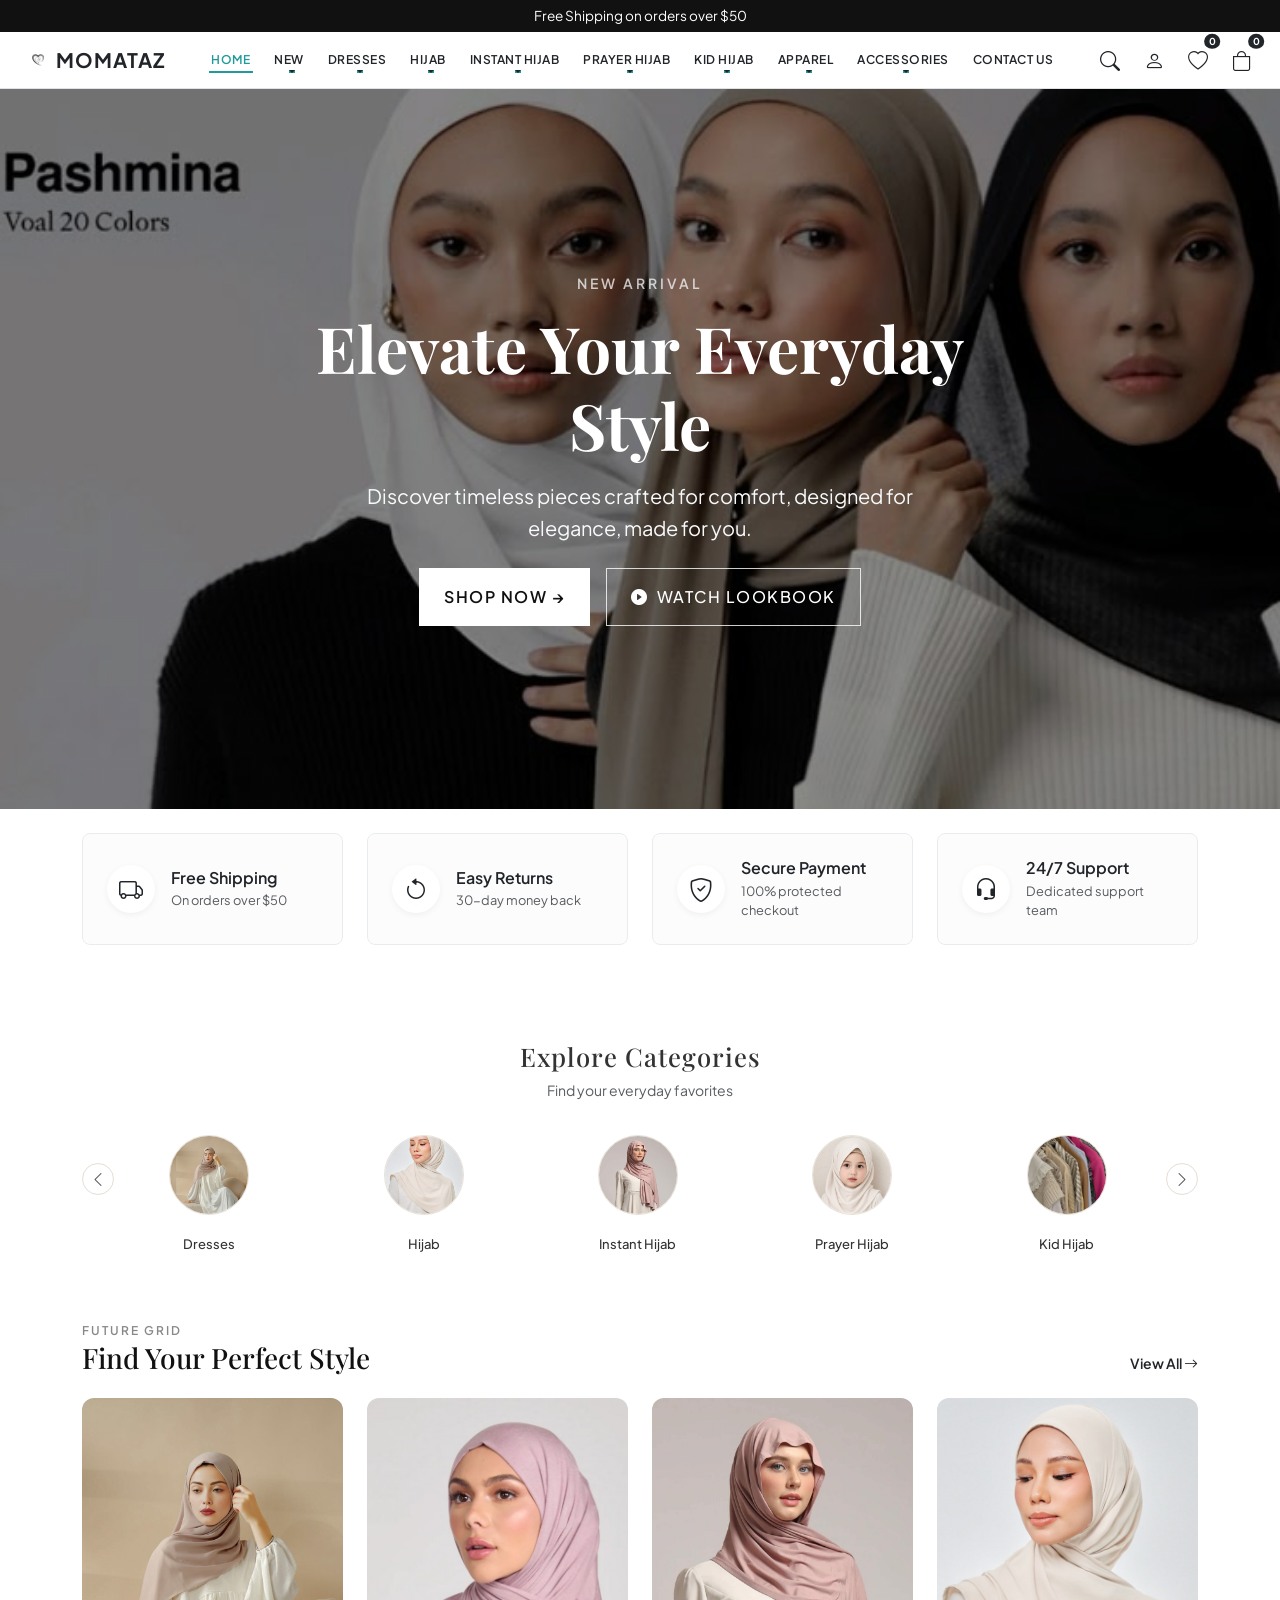
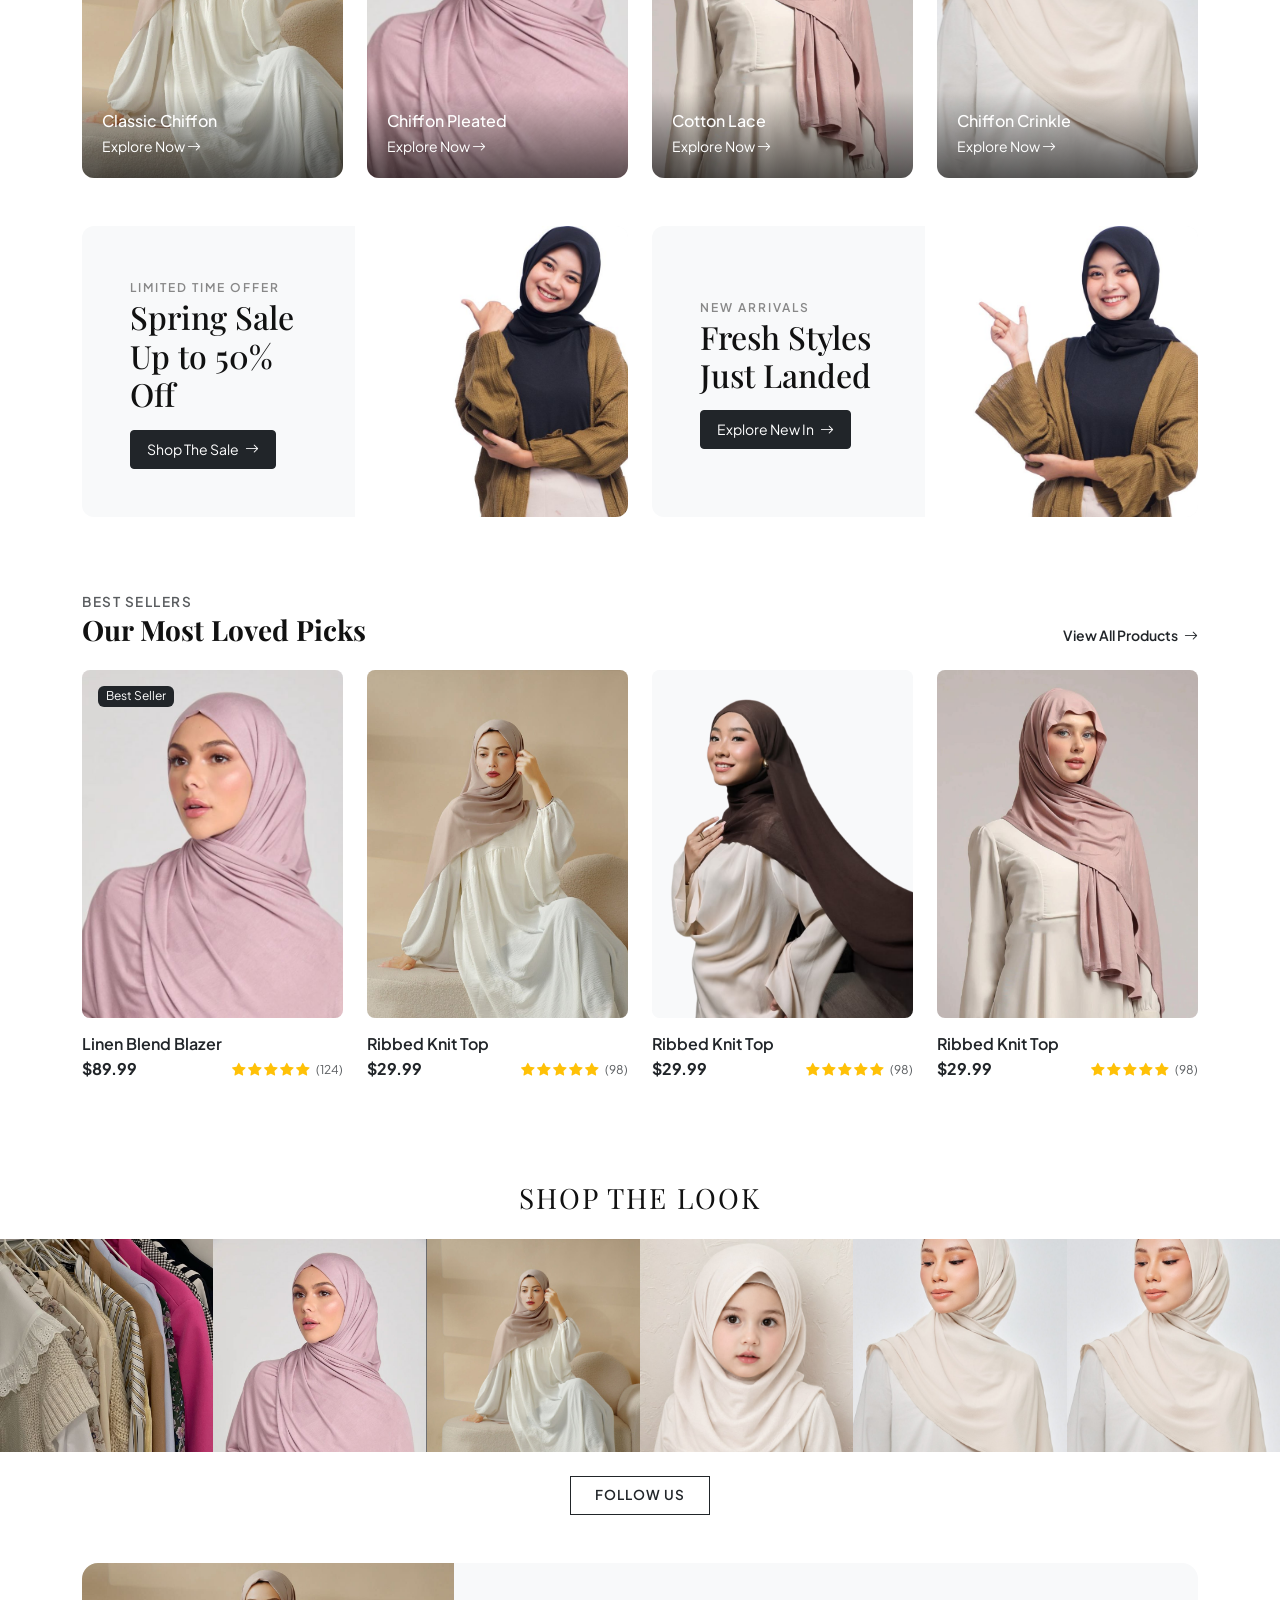
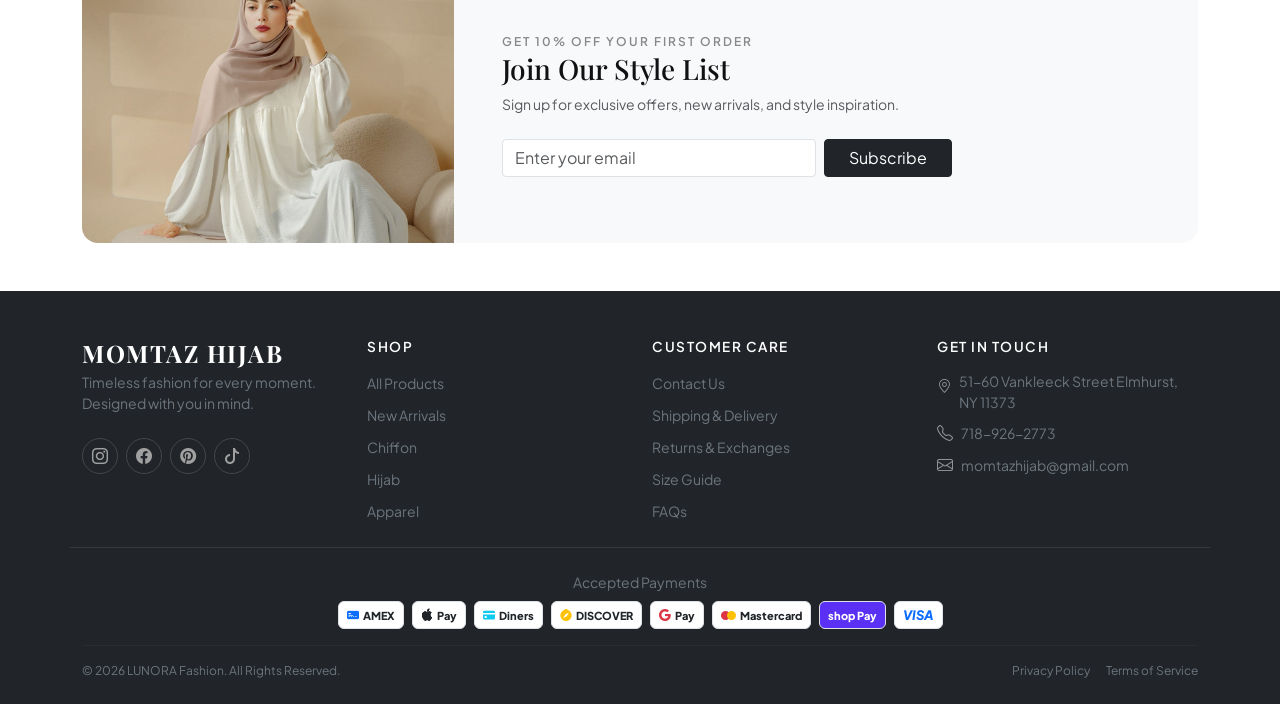
<file: index.html>
<!DOCTYPE html>
<html lang="en">

<head>
    <meta charset="UTF-8">
    <meta name="viewport" content="width=device-width, initial-scale=1.0">
    <title>MOMATAZ - Elevate Your Everyday Style</title>
    <!-- Bootstrap 5 CSS -->
    <link href="https://cdn.jsdelivr.net/npm/bootstrap@5.3.2/dist/css/bootstrap.min.css" rel="stylesheet">
    <!-- Bootstrap Icons -->
    <link rel="stylesheet" href="https://cdn.jsdelivr.net/npm/bootstrap-icons@1.11.1/font/bootstrap-icons.css">
    <!-- Custom CSS -->
    <link rel="stylesheet" href="CSS/style.css">

    <!-- Animation -->
    <link rel="stylesheet" href="https://unpkg.com/aos@next/dist/aos.css" />


</head>

<body>

    <!-- Top Announcement Bar -->
    <div class="announcement-bar text-center">
        Free Shipping on orders over $50
    </div>

    <!-- Navbar -->
    <nav class="navbar navbar-expand-lg navbar-light bg-white py-2 border-bottom sticky-top">
        <div class="container-fluid px-3 px-lg-4 d-flex align-items-center justify-content-between">

            <!-- Left Side: Brand Logo + Menu Button -->
            <div class="d-flex align-items-center gap-2">
                <!-- Brand Logo & Name -->
                <a class="navbar-brand fw-bold text-dark text-uppercase fs-5 tracking-wider me-1 d-inline-flex align-items-center mb-0"
                    href="#">
                    <img src="image/momataz.webp" alt="MOMATAZ" height="28" class="d-inline-block align-middle me-1"
                        onerror="this.style.display='none'">
                    <span class="fw-bold" style="letter-spacing: 1px;">MOMATAZ</span>
                </a>

                <!-- Mobile Menu Button -->
                <button
                    class="btn btn-link text-dark p-0 border-0 shadow-none d-lg-none text-decoration-none d-flex align-items-center gap-1 ms-1"
                    type="button" data-bs-toggle="offcanvas" data-bs-target="#mobileSidebarMenu">
                    <i class="bi bi-list fs-4"></i>
                    <span class="fw-medium text-dark" style="font-size: 0.9rem;">Menu</span>
                </button>
            </div>

            <!-- Desktop Navigation Links -->
            <div class="collapse navbar-collapse justify-content-center d-none d-lg-flex" id="mainNavbar">
                <ul class="navbar-nav gap-lg-2 text-uppercase fw-semibold my-0"
                    style="font-size: 0.75rem; letter-spacing: 0.5px;">
                    <li class="nav-item"><a class="nav-link active text-dark px-2 py-1" href="index.html">HOME</a></li>
                    <li class="nav-item dropdown">
                        <a class="nav-link dropdown-toggle text-dark px-2 py-1" href="new.html" role="button">NEW</a>
                        <!--
                        <ul class="dropdown-menu border-0 shadow-sm rounded-0 p-1">
                            <li><a class="mega-menu-link py-1 px-3" href="#">Latest News</a></li>
                            <li><a class="mega-menu-link py-1 px-3" href="#">Events</a></li>
                        </ul>
                        -->
                    </li>
                    <li class="nav-item dropdown">
                        <a class="nav-link dropdown-toggle text-dark px-2 py-1" href="dresses.html" role="button">DRESSES</a>
                        <ul class="dropdown-menu border-0 shadow-sm rounded-0 p-1">
                            <li><a class="mega-menu-link py-1 px-3" href="#">Chiffon</a></li>
                            <li><a class="mega-menu-link py-1 px-3" href="#">Dresses</a></li>
                        </ul>
                    </li>

                    <!-- Mega Dropdown Menu -->
                    <li class="nav-item dropdown position-static">
                        <a class="nav-link dropdown-toggle text-dark px-2 py-1" href="hijab.html"
                            role="button">HIJAB</a>

                        <div class="dropdown-menu mega-menu w-100 border-0 shadow-sm rounded-0 m-0 p-4">
                            <div class="container-fluid">
                                <div class="row g-4">

                                    <!-- Column 1: CHIFFON -->
                                    <div class="col-12 col-md-4 col-lg">
                                        <h6 class="mega-menu-heading">CHIFFON</h6>
                                        <ul class="list-unstyled p-0 m-0">
                                            <li><a class="mega-menu-link" href="#">Luxury Chiffon</a></li>
                                            <li><a class="mega-menu-link" href="#">Classic Chiffon</a></li>
                                            <li><a class="mega-menu-link" href="#">Chiffon Eyelash</a></li>
                                            <li><a class="mega-menu-link" href="#">Chiffon Shimmer</a></li>
                                            <li><a class="mega-menu-link" href="#">Chiffon with Fancy Stone</a></li>
                                            <li><a class="mega-menu-link" href="#">Chiffon Printed</a></li>
                                        </ul>
                                    </div>

                                    <!-- Column 2: CHIFFON PLEATED & COTTON -->
                                    <div class="col-12 col-md-4 col-lg">
                                        <h6 class="mega-menu-heading">CHIFFON PLEATED</h6>
                                        <ul class="list-unstyled p-0 mb-4">
                                            <li><a class="mega-menu-link" href="#">Chiffon Full Pleated</a></li>
                                            <li><a class="mega-menu-link" href="#">Chiffon Half Pleated</a></li>
                                            <li><a class="mega-menu-link" href="#">Chiffon Two Tone Pleated</a></li>
                                            <li><a class="mega-menu-link" href="#">Chiffon Pleated Laser Cut</a></li>
                                            <li><a class="mega-menu-link" href="#">Chiffon Flower Printed Pleated</a>
                                            </li>
                                        </ul>

                                        <h6 class="mega-menu-heading">COTTON</h6>
                                        <ul class="list-unstyled p-0 m-0">
                                            <li><a class="mega-menu-link" href="#">Lace Cotton</a></li>
                                            <li><a class="mega-menu-link" href="#">Crinkle Cotton</a></li>
                                        </ul>
                                    </div>

                                    <!-- Column 3: JERSEY -->
                                    <div class="col-12 col-md-4 col-lg">
                                        <h6 class="mega-menu-heading">JERSEY</h6>
                                        <ul class="list-unstyled p-0 m-0">
                                            <li><a class="mega-menu-link" href="#">Jersey Cotton</a></li>
                                            <li><a class="mega-menu-link" href="#">Jersey Wave</a></li>
                                            <li><a class="mega-menu-link" href="#">Jersey Cotton Ribbed</a></li>
                                        </ul>
                                    </div>

                                    <!-- Column 4: JERSEY JACQUARD & SUEDE -->
                                    <div class="col-12 col-md-4 col-lg">
                                        <h6 class="mega-menu-heading">JERSEY JACQUARD</h6>
                                        <ul class="list-unstyled p-0 mb-4">
                                            <li><a class="mega-menu-link" href="#">Jersey Jacquard</a></li>
                                            <li><a class="mega-menu-link" href="#">Jersey Jacquard Ribbed Block
                                                    Design</a></li>
                                            <li><a class="mega-menu-link" href="#">Jersey Ribbed Line</a></li>
                                            <li><a class="mega-menu-link" href="#">Jersey Jacquard Lines</a></li>
                                            <li><a class="mega-menu-link" href="#">Jersey Jacquard with Crystal</a></li>
                                        </ul>

                                        <h6 class="mega-menu-heading">SUEDE</h6>
                                    </div>

                                    <!-- Column 5: SATIN -->
                                    <div class="col-12 col-md-4 col-lg">
                                        <h6 class="mega-menu-heading">SATIN</h6>
                                        <ul class="list-unstyled p-0 m-0">
                                            <li><a class="mega-menu-link" href="#">Satin Silk</a></li>
                                            <li><a class="mega-menu-link" href="#">Satin Eyelash</a></li>
                                            <li><a class="mega-menu-link" href="#">Satin Silk Crepe</a></li>
                                        </ul>
                                    </div>

                                </div>
                            </div>
                        </div>
                    </li>

                    <li class="nav-item dropdown">
                        <a class="nav-link dropdown-toggle text-dark px-2 py-1" href="instant_hijab.html"
                            role="button">INSTANT HIJAB</a>
                        <ul class="dropdown-menu border-0 shadow-sm rounded-0 p-1">
                            <li><a class="mega-menu-link py-1 px-3" href="#">Jersey Instant Hijab
                                </a></li>
                            <li><a class="mega-menu-link py-1 px-3" href="#"></a></li>
                        </ul>
                    </li>
                    <li class="nav-item dropdown">
                        <a class="nav-link dropdown-toggle text-dark px-2 py-1" href="prayer_hijab.html"
                            role="button">PRAYER HIJAB</a>
                        <ul class="dropdown-menu border-0 shadow-sm rounded-0 p-1">
                            <li><a class="mega-menu-link py-1 px-3" href="#">Prayer Hijab Set
                                </a></li>
                            <li><a class="mega-menu-link py-1 px-3" href="#">Prater Hijab Only
                                </a></li>
                        </ul>
                    </li>
                    <li class="nav-item dropdown">
                        <a class="nav-link dropdown-toggle text-dark px-2 py-1" href="kid_hijab.html" role="button">KID
                            HIJAB</a>
                        <ul class="dropdown-menu border-0 shadow-sm rounded-0 p-1">
                            <li><a class="mega-menu-link py-1 px-3" href="#">Sparkle Princess Hijab
                                </a></li>
                            <li><a class="mega-menu-link py-1 px-3" href="#">Star Kid Hijab
                                </a></li>
                        </ul>
                    </li>

                    <li class="nav-item dropdown">
                        <a class="nav-link dropdown-toggle text-dark px-2 py-1" href="#" role="button">Apparel</a>
                        <ul class="dropdown-menu border-0 shadow-sm rounded-0 p-1">
                            <li><a class="mega-menu-link py-1 px-3" href="#">cARDIGAN</a>
                                </a></li>
                            <li><a class="mega-menu-link py-1 px-3" href="#">PANTS
                                </a></li>
                                <li><a class="mega-menu-link py-1 px-3" href="#">TOP
                                </a></li>
                            <li><a class="mega-menu-link py-1 px-3" href="#">SKIRTS
                                </a></li>
                                 <li><a class="mega-menu-link py-1 px-3" href="#">SET
                                </a></li>
                        </ul>
                    </li>


                  

                    <li class="nav-item dropdown position-static">
                        <a class="nav-link dropdown-toggle text-dark px-2 py-1" href="accessories.html"
                            role="button">ACCESSORIES</a>

                        <div class="dropdown-menu mega-menu w-100 border-0 shadow-sm rounded-0 m-0 p-4">
                            <div class="container-fluid">
                                <div class="row g-4">

                                    <!-- Column 1: CHIFFON -->
                                    <div class="col-12 col-md-4 col-lg">
                                        <h6 class="mega-menu-heading">ACCESSORIES</h6>
                                        <ul class="list-unstyled p-0 m-0">
                                            <li><a class="mega-menu-link" href="#">Luxury Chiffon</a></li>
                                            <li><a class="mega-menu-link" href="#">Classic Chiffon</a></li>
                                            <li><a class="mega-menu-link" href="#">Chiffon Eyelash</a></li>
                                            <li><a class="mega-menu-link" href="#">Chiffon Shimmer</a></li>
                                            <li><a class="mega-menu-link" href="#">Chiffon with Fancy Stone</a></li>
                                            <li><a class="mega-menu-link" href="#">Chiffon Printed</a></li>
                                        </ul>
                                    </div>

                                    <!-- Column 2: CHIFFON PLEATED & COTTON -->
                                    <div class="col-12 col-md-4 col-lg">
                                        <h6 class="mega-menu-heading">CHIFFON PLEATED</h6>
                                        <ul class="list-unstyled p-0 mb-4">
                                            <li><a class="mega-menu-link" href="#">Chiffon Full Pleated</a></li>
                                            <li><a class="mega-menu-link" href="#">Chiffon Half Pleated</a></li>
                                            <li><a class="mega-menu-link" href="#">Chiffon Two Tone Pleated</a></li>
                                            <li><a class="mega-menu-link" href="#">Chiffon Pleated Laser Cut</a></li>
                                            <li><a class="mega-menu-link" href="#">Chiffon Flower Printed Pleated</a>
                                            </li>
                                        </ul>

                                        <h6 class="mega-menu-heading">COTTON</h6>
                                        <ul class="list-unstyled p-0 m-0">
                                            <li><a class="mega-menu-link" href="#">Lace Cotton</a></li>
                                            <li><a class="mega-menu-link" href="#">Crinkle Cotton</a></li>
                                        </ul>
                                    </div>

                                    <!-- Column 3: JERSEY -->
                                    <div class="col-12 col-md-4 col-lg">
                                        <h6 class="mega-menu-heading">JERSEY</h6>
                                        <ul class="list-unstyled p-0 m-0">
                                            <li><a class="mega-menu-link" href="#">Jersey Cotton</a></li>
                                            <li><a class="mega-menu-link" href="#">Jersey Wave</a></li>
                                            <li><a class="mega-menu-link" href="#">Jersey Cotton Ribbed</a></li>
                                        </ul>
                                    </div>

                                    <!-- Column 4: JERSEY JACQUARD & SUEDE -->
                                    <div class="col-12 col-md-4 col-lg">
                                        <h6 class="mega-menu-heading">JERSEY JACQUARD</h6>
                                        <ul class="list-unstyled p-0 mb-4">
                                            <li><a class="mega-menu-link" href="#">Jersey Jacquard</a></li>
                                            <li><a class="mega-menu-link" href="#">Jersey Jacquard Ribbed Block
                                                    Design</a></li>
                                            <li><a class="mega-menu-link" href="#">Jersey Ribbed Line</a></li>
                                            <li><a class="mega-menu-link" href="#">Jersey Jacquard Lines</a></li>
                                            <li><a class="mega-menu-link" href="#">Jersey Jacquard with Crystal</a></li>
                                        </ul>

                                        <h6 class="mega-menu-heading">SUEDE</h6>
                                    </div>

                                    <!-- Column 5: SATIN -->
                                    <div class="col-12 col-md-4 col-lg">
                                        <h6 class="mega-menu-heading">SATIN</h6>
                                        <ul class="list-unstyled p-0 m-0">
                                            <li><a class="mega-menu-link" href="#">Satin Silk</a></li>
                                            <li><a class="mega-menu-link" href="#">Satin Eyelash</a></li>
                                            <li><a class="mega-menu-link" href="#">Satin Silk Crepe</a></li>
                                        </ul>
                                    </div>

                                </div>
                            </div>
                        </div>
                    </li>

                    <li class="nav-item"><a class="nav-link text-dark px-2 py-1" href="contact.html">CONTACT US</a></li>
                </ul>
            </div>

            <!-- Right Side Icons -->
            <div class="d-flex align-items-center gap-2 gap-sm-3">

                <!-- Expanding Search Box Container -->
                <div class="search-expand-wrapper position-relative d-flex align-items-center d-none d-lg-flex">
                    <input type="text" class="form-control search-expand-input shadow-none rounded-pill"
                        placeholder="Search..." id="searchExpandInput">
                    <button class="btn btn-link nav-icon-btn p-1 text-dark border-0 shadow-none search-expand-btn"
                        type="button" id="searchExpandBtn" title="Search">
                        <i class="bi bi-search fs-5"></i>
                    </button>
                </div>

                <!-- Account Icon -->
                <a href="account.html" class="nav-icon-btn text-dark p-1" title="Account">
                    <i class="bi bi-person fs-5"></i>
                </a>

                <!-- Wishlist Icon with Badge -->
                <a href="wishlist.html"
                    class="nav-icon-btn text-dark p-1 position-relative d-inline-flex align-items-center"
                    title="Wishlist">
                    <i class="bi bi-heart fs-5"></i>
                    <span
                        class="position-absolute top-0 start-100 translate-middle badge rounded-circle bg-dark text-white fw-bold badge-count"
                        style="font-size: 0.6rem; padding: 0.25em 0.45em;">0</span>
                </a>

                <!-- Cart Icon with Badge -->
                <button
                    class="btn btn-link nav-icon-btn text-dark p-1 position-relative d-inline-flex align-items-center border-0 shadow-none"
                    data-bs-toggle="offcanvas" data-bs-target="#cartOffcanvas" title="Cart">
                    <i class="bi bi-bag fs-5"></i>
                    <span
                        class="position-absolute top-0 start-100 translate-middle badge rounded-circle bg-dark text-white fw-bold badge-count"
                        style="font-size: 0.6rem; padding: 0.25em 0.45em;">0</span>
                </button>

            </div>



        </div>
    </nav>

    <!-- Mobile Drawer Sidebar -->
    <div class="offcanvas offcanvas-start mobile-sidebar border-end d-lg-none" tabindex="-1" id="mobileSidebarMenu"
        aria-labelledby="mobileSidebarMenuLabel" style="max-width: 310px;">

        <!-- Header: Brand + Close Button -->
        <div
            class="offcanvas-header border-bottom py-3 px-3 d-flex align-items-center justify-content-between bg-white">
            <a href="index.html" class="text-decoration-none d-flex align-items-center gap-2">
                <img src="image/momataz.webp" alt="MOMATAZ" height="24" onerror="this.style.display='none'">
                <span class="fw-bold text-dark tracking-wider"
                    style="letter-spacing: 1.5px; font-size: 1.1rem;">MOMATAZ</span>
            </a>
            <button type="button" class="btn-close shadow-none fs-7" data-bs-dismiss="offcanvas"
                aria-label="Close"></button>
        </div>

        <div class="offcanvas-body p-0 d-flex flex-column justify-content-between bg-white">
            <div>
                <!-- Search Box -->
                <div class="p-3 bg-light-subtle border-bottom">
                    <div class="input-group search-input-group rounded-2 overflow-hidden border">
                        <span class="input-group-text bg-white border-0 text-muted pe-1 ps-3">
                            <i class="bi bi-search fs-6"></i>
                        </span>
                        <input type="text" class="form-control border-0 shadow-none ps-2 py-2 fs-7"
                            placeholder="Search our store..." style="font-size: 0.875rem;">
                    </div>
                </div>

                <!-- Menu List (Accordion Style) -->
                <div class="accordion accordion-flush" id="sidebarMenuAccordion">

                    <!-- Home -->
                    <div class="border-bottom sidebar-single-link">
                        <a href="index.html" class="sidebar-single-link">Home</a>
                    </div>

                   
<!-- News Dropdown -->
<div class="accordion-item border-0 border-bottom">

    <h2 class="accordion-header sidebar-single-link">
        <button class="sidebar-menu-btn collapsed"
            type="button"
            data-bs-toggle="collapse"
            data-bs-target="#collapseNews"
            aria-expanded="false">
            New
        </button>
    </h2>

    <div id="collapseNews"
        class="accordion-collapse collapse"
        data-bs-parent="#sidebarMenuAccordion">

        <div class="accordion-body py-2 px-4 bg-light-subtle">
            <a href="new.html" class="sub-item">
                All New In
            </a>
        </div>

    </div>

</div>


                    <!-- Dresses -->
                    <div class="accordion-item border-0 border-bottom">
                        <h2 class="accordion-header sidebar-single-link">
                            <button class="sidebar-menu-btn collapsed" type="button" data-bs-toggle="collapse"
                                data-bs-target="#collapseDresses">
                                Dresses
                            </button>
                        </h2>
                        <div id="collapseDresses" class="accordion-collapse collapse"
                            data-bs-parent="#sidebarMenuAccordion">
                            <div class="accordion-body py-2 px-4 bg-light-subtle">
                                <a href="#" class="sub-item">Chiffon</a>
                                <a href="#" class="sub-item">Dresses</a>
                            </div>
                        </div>
                    </div>

                    <!-- Hijab -->
                    <div class="accordion-item border-0 border-bottom">
                        <h2 class="accordion-header sidebar-single-link">
                            <button class="sidebar-menu-btn collapsed" type="button" data-bs-toggle="collapse"
                                data-bs-target="#collapseHijab">
                                Hijab
                            </button>
                        </h2>
                        <div id="collapseHijab" class="accordion-collapse collapse"
                            data-bs-parent="#sidebarMenuAccordion">
                            <div class="accordion-body py-2 px-4 bg-light-subtle">
                                <a href="hijab.html" class="sub-item fw-semibold text-accent">All Hijabs &rarr;</a>
                                <a href="#" class="sub-item">Luxury Chiffon</a>
                                <a href="#" class="sub-item">Classic Chiffon</a>
                                <a href="#" class="sub-item">Chiffon Eyelash</a>
                                <a href="#" class="sub-item">Chiffon Shimmer</a>
                                <a href="#" class="sub-item">Chiffon with Fancy Stone</a>
                                <a href="#" class="sub-item">Chiffon Printed</a>
                            </div>
                        </div>
                    </div>

                    <!-- Instant Hijab -->
                    <div class="accordion-item border-0 border-bottom">
                        <h2 class="accordion-header sidebar-single-link">
                            <button class="sidebar-menu-btn collapsed" type="button" data-bs-toggle="collapse"
                                data-bs-target="#collapseInstantHijab">
                                Instant Hijab
                            </button>
                        </h2>
                        <div id="collapseInstantHijab" class="accordion-collapse collapse"
                            data-bs-parent="#sidebarMenuAccordion">
                            <div class="accordion-body py-2 px-4 bg-light-subtle">
                                <a href="#" class="sub-item">Daily Instant</a>
                                <a href="#" class="sub-item">Sport Instant</a>
                            </div>
                        </div>
                    </div>

                    <!-- Prayer Hijab -->
                    <div class="accordion-item border-0 border-bottom">
                        <h2 class="accordion-header sidebar-single-link">
                            <button class="sidebar-menu-btn collapsed" type="button" data-bs-toggle="collapse"
                                data-bs-target="#collapsePrayerHijab">
                                Prayer Hijab
                            </button>
                        </h2>
                        <div id="collapsePrayerHijab" class="accordion-collapse collapse"
                            data-bs-parent="#sidebarMenuAccordion">
                            <div class="accordion-body py-2 px-4 bg-light-subtle">
                                <a href="#" class="sub-item">Travel Mukena</a>
                                <a href="#" class="sub-item">Regular Mukena</a>
                            </div>
                        </div>
                    </div>

                    <!-- Kid Hijab -->
                    <div class="accordion-item border-0 border-bottom">
                        <h2 class="accordion-header sidebar-single-link">
                            <button class="sidebar-menu-btn collapsed" type="button" data-bs-toggle="collapse"
                                data-bs-target="#collapseKidHijab">
                                Kid Hijab
                            </button>
                        </h2>
                        <div id="collapseKidHijab" class="accordion-collapse collapse"
                            data-bs-parent="#sidebarMenuAccordion">
                            <div class="accordion-body py-2 px-4 bg-light-subtle">
                                <a href="#" class="sub-item">Girls Hijab</a>
                            </div>
                        </div>
                    </div>

                    <!-- Apparel -->
                    <div class="accordion-item border-0 border-bottom">
                        <h2 class="accordion-header sidebar-single-link">
                            <button class="sidebar-menu-btn collapsed" type="button" data-bs-toggle="collapse"
                                data-bs-target="#collapseApparel">
                                Apparel
                            </button>
                        </h2>
                         <div id="collapseApparel" class="accordion-collapse collapse"
                            data-bs-parent="#sidebarMenuAccordion">
                            <div class="accordion-body py-2 px-4 bg-light-subtle">
                                <a href="#" class="sub-item">CARDIGAN</a>
                                <a href="#" class="sub-item">PANTS</a>
                                <a href="#" class="sub-item">Tops</a>
                                <a href="#" class="sub-item">SKIRTS</a>
                                <a href="#" class="sub-item">Tops</a>
                               
                            </div>
                        </div>
                    </div>

                    <!-- Accessories -->
                    <div class="accordion-item border-0 border-bottom">
                        <h2 class="accordion-header sidebar-single-link">
                            <button class="sidebar-menu-btn collapsed " type="button" data-bs-toggle="collapse"
                                data-bs-target="#collapseAccessories">
                                Accessories
                            </button>
                        </h2>
                        <div id="collapseAccessories" class="accordion-collapse collapse"
                            data-bs-parent="#sidebarMenuAccordion">
                            <div class="accordion-body py-2 px-4 bg-light-subtle ">
                                <a href="#" class="sub-item">Brooch</a>
                                <a href="#" class="sub-item">Inner Hijab</a>
                            </div>
                        </div>
                    </div>

                    <!-- Contact Us -->
                    <div class="border-bottom sidebar-single-link">
                        <a href="contact.html" class="sidebar-single-link">Contact Us</a>
                    </div>

                </div>
            </div>

            <!-- Bottom Account & Auth Area -->
            <div class="p-3 border-top bg-light-subtle mt-3">
                <div class="d-flex align-items-center gap-2 mb-3 text-dark">
                    <i class="bi bi-person-circle fs-5"></i>
                    <span class="fw-medium fs-7">User Account</span>
                </div>
                <div class="row g-2">
                    <div class="col-6">
                        <a href="login.html" class="btn btn-outline-dark btn-sm w-100 py-2 fw-medium rounded-2 fs-8">Log
                            In</a>
                    </div>
                    <div class="col-6">
                        <a href="register.html" class="btn btn-dark btn-sm w-100 py-2 fw-medium rounded-2 fs-8"
                            style="background-color: var(--primary, #111111);">Register</a>
                    </div>
                </div>
            </div>

        </div>
    </div>

    <!-- Hero Section -->
    <section
        class="hero-section position-relative d-flex align-items-center justify-content-center text-white overflow-hidden"
        style="background: linear-gradient(rgba(0, 0, 0, 0.45), rgba(0, 0, 0, 0.45)), url('image/hero.jpg') no-repeat center center / cover; min-height: 80vh;">

        <div class="container py-5 text-center position-relative z-1">
            <div class="row justify-content-center">
                <div class="col-lg-8">

                    <span class="text-uppercase tracking-wider text-light opacity-75 small fw-semibold d-block mb-3"
                        style="letter-spacing: 3px;" data-aos="fade-up" data-aos-delay="100">
                        New Arrival
                    </span>

                    <h1 class="display-3 fw-bold text-white mb-3"
                        style="font-family: 'Playfair Display', serif; line-height: 1.2;" data-aos="fade-up"
                        data-aos-delay="200">
                        Elevate Your Everyday Style
                    </h1>

                    <p class="text-light opacity-90 mb-4 mx-auto fs-5 fw-normal"
                        style="max-width: 580px; line-height: 1.6;" data-aos="fade-up" data-aos-delay="300">
                        Discover timeless pieces crafted for comfort, designed for elegance, made for you.
                    </p>

                    <div class="d-flex align-items-center justify-content-center gap-3 flex-wrap mt-2"
                        data-aos="fade-up" data-aos-delay="400">
                        <a href="#"
                            class="btn btn-hero-primary px-4 py-3 rounded-0 fs-6 fw-semibold text-uppercase tracking-wider">
                            Shop Now &rarr;
                        </a>
                        <a href="#"
                            class="btn btn-hero-secondary px-4 py-3 rounded-0 fs-6 fw-medium text-uppercase tracking-wider">
                            <i class="bi bi-play-circle-fill me-2"></i>Watch Lookbook
                        </a>
                    </div>

                </div>
            </div>
        </div>

    </section>

    <!-- Services Banner -->
    <section class="pb-5 mt-4">
        <div class="container">
            <div class="row g-3 g-lg-4">

                <!-- Feature 1 -->
                <div class="col-6 col-lg-3" data-aos="fade-up" data-aos-delay="100">
                    <div
                        class="feature-card h-100 p-3 p-xl-4 rounded-3 d-flex align-items-center gap-3 bg-light-subtle border">
                        <div
                            class="feature-icon-wrapper rounded-circle d-flex align-items-center justify-content-center flex-shrink-0">
                            <i class="bi bi-truck fs-4 text-dark"></i>
                        </div>
                        <div>
                            <h6 class="fw-semibold mb-1 fs-6 text-dark">Free Shipping</h6>
                            <p class="text-muted mb-0 small" style="font-size: 0.8rem;">On orders over $50</p>
                        </div>
                    </div>
                </div>

                <!-- Feature 2 -->
                <div class="col-6 col-lg-3" data-aos="fade-up" data-aos-delay="200">
                    <div
                        class="feature-card h-100 p-3 p-xl-4 rounded-3 d-flex align-items-center gap-3 bg-light-subtle border">
                        <div
                            class="feature-icon-wrapper rounded-circle d-flex align-items-center justify-content-center flex-shrink-0">
                            <i class="bi bi-arrow-counterclockwise fs-4 text-dark"></i>
                        </div>
                        <div>
                            <h6 class="fw-semibold mb-1 fs-6 text-dark">Easy Returns</h6>
                            <p class="text-muted mb-0 small" style="font-size: 0.8rem;">30-day money back</p>
                        </div>
                    </div>
                </div>

                <!-- Feature 3 -->
                <div class="col-6 col-lg-3" data-aos="fade-up" data-aos-delay="300">
                    <div
                        class="feature-card h-100 p-3 p-xl-4 rounded-3 d-flex align-items-center gap-3 bg-light-subtle border">
                        <div
                            class="feature-icon-wrapper rounded-circle d-flex align-items-center justify-content-center flex-shrink-0">
                            <i class="bi bi-shield-check fs-4 text-dark"></i>
                        </div>
                        <div>
                            <h6 class="fw-semibold mb-1 fs-6 text-dark">Secure Payment</h6>
                            <p class="text-muted mb-0 small" style="font-size: 0.8rem;">100% protected checkout</p>
                        </div>
                    </div>
                </div>

                <!-- Feature 4 -->
                <div class="col-6 col-lg-3" data-aos="fade-up" data-aos-delay="400">
                    <div
                        class="feature-card h-100 p-3 p-xl-4 rounded-3 d-flex align-items-center gap-3 bg-light-subtle border">
                        <div
                            class="feature-icon-wrapper rounded-circle d-flex align-items-center justify-content-center flex-shrink-0">
                            <i class="bi bi-headset fs-4 text-dark"></i>
                        </div>
                        <div>
                            <h6 class="fw-semibold mb-1 fs-6 text-dark">24/7 Support</h6>
                            <p class="text-muted mb-0 small" style="font-size: 0.8rem;">Dedicated support team</p>
                        </div>
                    </div>
                </div>

            </div>
        </div>
    </section>

    <!-- Circular Category Carousel -->
<section class="py-5">
    <div class="container">

        <!-- Section Heading -->
        <div class="text-center mb-4">
            <h3 class="category-heading">Explore Categories</h3>
            <p class="text-muted small mb-0">
                Find your everyday favorites
            </p>
        </div>

        <!-- Category Carousel -->
        <div class="category-carousel-wrapper">

            <!-- Previous Button -->
            <button class="category-arrow category-prev"
                    type="button"
                    aria-label="Previous categories">
                <i class="bi bi-chevron-left"></i>
            </button>

            <!-- Scrollable Categories -->
            <div class="category-track" id="categoryTrack">

                <a href="hijab.html" class="category-card">
                    <div class="category-avatar-wrapper">
                        <img src="image/chiffron.jpg" alt="Chiffon">
                    </div>
                    <span>Dresses</span>
                </a>

                <a href="instant_hijab.html" class="category-card">
                    <div class="category-avatar-wrapper">
                        <img src="image/Instant Hijab.jpg"
                             alt="Instant Hijab">
                    </div>
                    <span>Hijab</span>
                </a>

                <a href="prayer_hijab.html" class="category-card">
                    <div class="category-avatar-wrapper">
                        <img src="image/Prayer Hijab.jpg"
                             alt="Prayer Hijab">
                    </div>
                    <span>Instant Hijab</span>
                </a>

                <a href="kid_hijab.html" class="category-card">
                    <div class="category-avatar-wrapper">
                        <img src="image/Kids Hijab.jpg"
                             alt="Kids Hijab">
                    </div>
                    <span>Prayer Hijab</span>
                </a>

                <a href="index.html" class="category-card">
                    <div class="category-avatar-wrapper">
                        <img src="image/Apparel.jpg" alt="Apparel">
                    </div>
                    <span>Kid Hijab</span>
                </a>

                <a href="accessories.html" class="category-card">
                    <div class="category-avatar-wrapper">
                        <img src="image/Instant Hijab.jpg"
                             alt="Accessories">
                    </div>
                    <span>Apparel</span>
                </a>

                <a href="new.html" class="category-card">
                    <div class="category-avatar-wrapper">
                        <img src="image/chiffron.jpg"
                             alt="New Arrivals">
                    </div>
                    <span>Accessories</span>
                </a>

            </div>

            <!-- Next Button -->
            <button class="category-arrow category-next"
                    type="button"
                    aria-label="Next categories">
                <i class="bi bi-chevron-right"></i>
            </button>

        </div>
    </div>
</section>
</div>


    <!-- Shop By Category Section -->
    <section class="pb-5">
        <div class="container">
            <!-- Section Header Animation -->
            <div class="d-flex justify-content-between align-items-end mb-4" data-aos="fade-down">
                <div>
                    <span class="sub-title">Future Grid</span>
                    <h2 class="h3 mb-0">Find Your Perfect Style</h2>
                </div>
                <a href="#" class="text-dark text-decoration-none small fw-semibold">
                    View All <i class="bi bi-arrow-right"></i>
                </a>
            </div>

            <div class="row g-4">
                <!-- Card 1 -->
                <div class="col-6 col-lg-3" data-aos="fade-up" data-aos-delay="100">
                    <div class="category-banner-card">
                        <img src="image/chiffron.jpg" alt="Classic Chiffon">
                        <div class="category-banner-overlay">
                            <h6 class="mb-1">Classic Chiffon</h6>
                            <a href="#" class="text-white small text-decoration-none">
                                Explore Now <i class="bi bi-arrow-right"></i>
                            </a>
                        </div>
                    </div>
                </div>

                <!-- Card 2 -->
                <div class="col-6 col-lg-3" data-aos="fade-up" data-aos-delay="200">
                    <div class="category-banner-card">
                        <img src="image/banner.jpg" alt="Chiffon Pleated">
                        <div class="category-banner-overlay">
                            <h6 class="mb-1">Chiffon Pleated</h6>
                            <a href="#" class="text-white small text-decoration-none">
                                Explore Now <i class="bi bi-arrow-right"></i>
                            </a>
                        </div>
                    </div>
                </div>

                <!-- Card 3 -->
                <div class="col-6 col-lg-3" data-aos="fade-up" data-aos-delay="300">
                    <div class="category-banner-card">
                        <img src="image/Prayer Hijab.jpg" alt="Cotton Lace">
                        <div class="category-banner-overlay">
                            <h6 class="mb-1">Cotton Lace</h6>
                            <a href="#" class="text-white small text-decoration-none">
                                Explore Now <i class="bi bi-arrow-right"></i>
                            </a>
                        </div>
                    </div>
                </div>

                <!-- Card 4 -->
                <div class="col-6 col-lg-3" data-aos="fade-up" data-aos-delay="400">
                    <div class="category-banner-card">
                        <img src="image/Instant Hijab.jpg" alt="Chiffon Crinkle">
                        <div class="category-banner-overlay">
                            <h6 class="mb-1">Chiffon Crinkle</h6>
                            <a href="#" class="text-white small text-decoration-none">
                                Explore Now <i class="bi bi-arrow-right"></i>
                            </a>
                        </div>
                    </div>
                </div>
            </div>
        </div>
    </section>

    <!-- Promotional Banners -->
    <section class="pb-5">
        <div class="container">

            <!-- Banner Row -->
            <div class="row g-4 mb-4">

                <!-- Left Promo Banner (Fade Right Animation) -->
                <div class="col-md-6" data-aos="fade-right" data-aos-delay="100">
                    <div class="promo-banner d-flex align-items-center">
                        <div class="p-4 p-lg-5 w-50">
                            <span class="sub-title">Limited Time Offer</span>
                            <h3 class="h2 mb-3">Spring Sale Up to 50% Off</h3>
                            <a href="#" class="promo_btn btn btn-dark btn-sm px-3 py-2">
                                Shop The Sale <i class="bi bi-arrow-right ms-1"></i>
                            </a>
                        </div>
                        <div class="w-50 h-100">
                            <img src="image/promationimg.jpg" alt="Spring Sale">
                        </div>
                    </div>
                </div>

                <!-- Right Promo Banner (Fade Left Animation) -->
                <div class="col-md-6" data-aos="fade-left" data-aos-delay="200">
                    <div class="promo-banner d-flex align-items-center">
                        <div class="p-4 p-lg-5 w-50">
                            <span class="sub-title">New Arrivals</span>
                            <h3 class="h2 mb-3">Fresh Styles Just Landed</h3>
                            <a href="#" class="promo_btn btn btn-dark btn-sm px-3 py-2">
                                Explore New In <i class="bi bi-arrow-right ms-1"></i>
                            </a>
                        </div>
                        <div class="w-50 h-100">
                            <img src="image/promotion img1.jpg" alt="Fresh Styles">
                        </div>
                    </div>
                </div>

            </div>

        </div>
    </section>

    <!-- Best Sellers Section -->
    <section class="pb-5">
        <div class="container">
            <div class="d-flex justify-content-between align-items-end mb-4">
                <div>
                    <span class="sub-title text-uppercase tracking-wider fs-7 text-muted fw-semibold">Best
                        Sellers</span>
                    <h2 class="h3 mb-0 fw-bold">Our Most Loved Picks</h2>
                </div>
                <a href="#" class="text-dark text-decoration-none small fw-semibold link-hover-accent">View All Products
                    <i class="bi bi-arrow-right ms-1"></i></a>
            </div>

            <!-- Responsive Grid: Mobile (2 Cols), Tablet (2-3 Cols), Desktop (4 Cols) -->
            <div class="row g-4">

                <!-- Product Item 1 -->
                <div class="col-6 col-md-4 col-lg-3" data-aos="fade-up" data-aos-delay="100">
                    <div class="product-card position-relative overflow-hidden rounded-3 mb-3">
                        <span class="badge bg-dark position-absolute top-0 start-0 m-3 z-2 fw-normal">Best Seller</span>

                        <!-- Action Buttons (Wishlist & Quick View) -->
                        <div class="product-actions position-absolute top-0 end-0 m-3 d-flex flex-column gap-2 z-2">
                            <button class="btn btn-light btn-action-icon rounded-circle shadow-sm"
                                title="Add to Wishlist">
                                <i class="bi bi-heart"></i>
                            </button>
                            <button class="btn btn-light btn-action-icon rounded-circle shadow-sm" title="Quick View">
                                <i class="bi bi-eye"></i>
                            </button>
                        </div>

                        <!-- Product Image Container -->
                        <div class="product-img-wrapper overflow-hidden bg-light">
                            <img src="image/banner.jpg" alt="Linen Blend Blazer"
                                class="img-fluid w-100 object-fit-cover product-img">
                        </div>

                        <!-- Hover Quick Add Button -->
                        <div class="quick-add-wrapper position-absolute bottom-0 start-0 w-100 p-3 z-2">
                            <button
                                class="btn btn-dark w-100 py-2 rounded-2 fs-7 fw-medium d-flex align-items-center justify-content-center gap-2">
                                <i class="bi bi-bag-plus fs-6"></i> Quick Add
                            </button>
                        </div>
                    </div>

                    <!-- Product Details -->
                    <div class="product-info">
                        <h6 class="fw-semibold mb-1 fs-6 text-truncate">
                            <a href="#" class="text-dark text-decoration-none">Linen Blend Blazer</a>
                        </h6>
                        <div class="d-flex align-items-center justify-content-between mb-1">
                            <span class="fw-bold text-dark fs-6">$89.99</span>
                            <div class="star-rating text-warning fs-7">
                                <i class="bi bi-star-fill"></i>
                                <i class="bi bi-star-fill"></i>
                                <i class="bi bi-star-fill"></i>
                                <i class="bi bi-star-fill"></i>
                                <i class="bi bi-star-fill"></i>
                                <span class="text-muted ms-1 fs-8">(124)</span>
                            </div>
                        </div>
                    </div>
                </div>

                <!-- Product Item 2 -->
                <div class="col-6 col-md-4 col-lg-3" data-aos="fade-up" data-aos-delay="200">
                    <div class="product-card position-relative overflow-hidden rounded-3 mb-3">
                        <div class="product-actions position-absolute top-0 end-0 m-3 d-flex flex-column gap-2 z-2">
                            <button class="btn btn-light btn-action-icon rounded-circle shadow-sm"
                                title="Add to Wishlist">
                                <i class="bi bi-heart"></i>
                            </button>
                            <button class="btn btn-light btn-action-icon rounded-circle shadow-sm" title="Quick View">
                                <i class="bi bi-eye"></i>
                            </button>
                        </div>

                        <div class="product-img-wrapper overflow-hidden bg-light">
                            <img src="image/chiffron.jpg" alt="Ribbed Knit Top"
                                class="img-fluid w-100 object-fit-cover product-img">
                        </div>

                        <div class="quick-add-wrapper position-absolute bottom-0 start-0 w-100 p-3 z-2">
                            <button
                                class="btn btn-dark w-100 py-2 rounded-2 fs-7 fw-medium d-flex align-items-center justify-content-center gap-2">
                                <i class="bi bi-bag-plus fs-6"></i> Quick Add
                            </button>
                        </div>
                    </div>

                    <div class="product-info">
                        <h6 class="fw-semibold mb-1 fs-6 text-truncate">
                            <a href="#" class="text-dark text-decoration-none">Ribbed Knit Top</a>
                        </h6>
                        <div class="d-flex align-items-center justify-content-between mb-1">
                            <span class="fw-bold text-dark fs-6">$29.99</span>
                            <div class="star-rating text-warning fs-7">
                                <i class="bi bi-star-fill"></i>
                                <i class="bi bi-star-fill"></i>
                                <i class="bi bi-star-fill"></i>
                                <i class="bi bi-star-fill"></i>
                                <i class="bi bi-star-fill"></i>
                                <span class="text-muted ms-1 fs-8">(98)</span>
                            </div>
                        </div>
                    </div>
                </div>

                <!-- Product Item 3 -->
                <div class="col-6 col-md-4 col-lg-3" data-aos="fade-up" data-aos-delay="300">
                    <div class="product-card position-relative overflow-hidden rounded-3 mb-3">
                        <div class="product-actions position-absolute top-0 end-0 m-3 d-flex flex-column gap-2 z-2">
                            <button class="btn btn-light btn-action-icon rounded-circle shadow-sm"
                                title="Add to Wishlist">
                                <i class="bi bi-heart"></i>
                            </button>
                            <button class="btn btn-light btn-action-icon rounded-circle shadow-sm" title="Quick View">
                                <i class="bi bi-eye"></i>
                            </button>
                        </div>

                        <div class="product-img-wrapper overflow-hidden bg-light">
                            <img src="image/bg.png" alt="Ribbed Knit Top"
                                class="img-fluid w-100 object-fit-cover product-img">
                        </div>

                        <div class="quick-add-wrapper position-absolute bottom-0 start-0 w-100 p-3 z-2">
                            <button
                                class="btn btn-dark w-100 py-2 rounded-2 fs-7 fw-medium d-flex align-items-center justify-content-center gap-2">
                                <i class="bi bi-bag-plus fs-6"></i> Quick Add
                            </button>
                        </div>
                    </div>

                    <div class="product-info">
                        <h6 class="fw-semibold mb-1 fs-6 text-truncate">
                            <a href="#" class="text-dark text-decoration-none">Ribbed Knit Top</a>
                        </h6>
                        <div class="d-flex align-items-center justify-content-between mb-1">
                            <span class="fw-bold text-dark fs-6">$29.99</span>
                            <div class="star-rating text-warning fs-7">
                                <i class="bi bi-star-fill"></i>
                                <i class="bi bi-star-fill"></i>
                                <i class="bi bi-star-fill"></i>
                                <i class="bi bi-star-fill"></i>
                                <i class="bi bi-star-fill"></i>
                                <span class="text-muted ms-1 fs-8">(98)</span>
                            </div>
                        </div>
                    </div>
                </div>

                <!-- Product Item 4 -->
                <div class="col-6 col-md-4 col-lg-3" data-aos="fade-up" data-aos-delay="400">
                    <div class="product-card position-relative overflow-hidden rounded-3 mb-3">
                        <div class="product-actions position-absolute top-0 end-0 m-3 d-flex flex-column gap-2 z-2">
                            <button class="btn btn-light btn-action-icon rounded-circle shadow-sm"
                                title="Add to Wishlist">
                                <i class="bi bi-heart"></i>
                            </button>
                            <button class="btn btn-light btn-action-icon rounded-circle shadow-sm" title="Quick View">
                                <i class="bi bi-eye"></i>
                            </button>
                        </div>

                        <div class="product-img-wrapper overflow-hidden bg-light">
                            <img src="image/Prayer Hijab.jpg" alt="Ribbed Knit Top"
                                class="img-fluid w-100 object-fit-cover product-img">
                        </div>

                        <div class="quick-add-wrapper position-absolute bottom-0 start-0 w-100 p-3 z-2">
                            <button
                                class="btn btn-dark w-100 py-2 rounded-2 fs-7 fw-medium d-flex align-items-center justify-content-center gap-2">
                                <i class="bi bi-bag-plus fs-6"></i> Quick Add
                            </button>
                        </div>
                    </div>

                    <div class="product-info">
                        <h6 class="fw-semibold mb-1 fs-6 text-truncate">
                            <a href="#" class="text-dark text-decoration-none">Ribbed Knit Top</a>
                        </h6>
                        <div class="d-flex align-items-center justify-content-between mb-1">
                            <span class="fw-bold text-dark fs-6">$29.99</span>
                            <div class="star-rating text-warning fs-7">
                                <i class="bi bi-star-fill"></i>
                                <i class="bi bi-star-fill"></i>
                                <i class="bi bi-star-fill"></i>
                                <i class="bi bi-star-fill"></i>
                                <i class="bi bi-star-fill"></i>
                                <span class="text-muted ms-1 fs-8">(98)</span>
                            </div>
                        </div>
                    </div>
                </div>

            </div>
        </div>
    </section>

    <!-- Shop The Look Auto-Slide Carousel Section -->
    <section class="py-5 bg-white">
        <div class="container-fluid px-0">
            <!-- Title -->
            <div class="text-center mb-4">
                <h3 class="fw-normal text-uppercase" style="letter-spacing: 2px;">Shop The Look</h3>
            </div>

            <!-- Carousel -->
            <div id="shopTheLookCarousel" class="carousel slide" data-bs-ride="carousel" data-bs-interval="3000">
                <div class="carousel-inner">

                    <!-- Slide 1 (First Set of Images) -->
                    <div class="carousel-item active">
                        <div class="row g-0">
                            <div class="col-6 col-md-4 col-lg-2">
                                <div class="ratio ratio-1x1 overflow-hidden position-relative look-card">
                                    <img src="image/Apparel.jpg" class="img-fluid w-100 h-100 object-fit-cover look-img"
                                        alt="Look 1">
                                    <!-- Hover Overlay -->
                                    <a href="#"
                                        class="look-overlay d-flex flex-column align-items-center justify-content-center text-decoration-none text-white p-3">
                                        <i class="bi bi-instagram fs-3 mb-2"></i>
                                        <span class="text-uppercase fw-semibold tracking-wider small"
                                            style="font-size: 0.75rem;">Shop This Look</span>
                                    </a>
                                </div>
                            </div>
                            <div class="col-6 col-md-4 col-lg-2">
                                <div class="ratio ratio-1x1 overflow-hidden position-relative look-card">
                                    <img src="image/banner.jpg" class="img-fluid w-100 h-100 object-fit-cover look-img"
                                        alt="Look 2">
                                    <!-- Hover Overlay -->
                                    <a href="#"
                                        class="look-overlay d-flex flex-column align-items-center justify-content-center text-decoration-none text-white p-3">
                                        <i class="bi bi-instagram fs-3 mb-2"></i>
                                        <span class="text-uppercase fw-semibold tracking-wider small"
                                            style="font-size: 0.75rem;">Shop This Look</span>
                                    </a>
                                </div>
                            </div>
                            <div class="col-6 col-md-4 col-lg-2">
                                <div class="ratio ratio-1x1 overflow-hidden position-relative look-card">
                                    <img src="image/chiffron.jpg"
                                        class="img-fluid w-100 h-100 object-fit-cover look-img" alt="Look 3">
                                    <!-- Hover Overlay -->
                                    <a href="#"
                                        class="look-overlay d-flex flex-column align-items-center justify-content-center text-decoration-none text-white p-3">
                                        <i class="bi bi-instagram fs-3 mb-2"></i>
                                        <span class="text-uppercase fw-semibold tracking-wider small"
                                            style="font-size: 0.75rem;">Shop This Look</span>
                                    </a>
                                </div>
                            </div>
                            <div class="col-6 col-md-4 col-lg-2">
                                <div class="ratio ratio-1x1 overflow-hidden position-relative look-card">
                                    <img src="image/Kids Hijab.jpg"
                                        class="img-fluid w-100 h-100 object-fit-cover look-img" alt="Look 4">
                                    <!-- Hover Overlay -->
                                    <a href="#"
                                        class="look-overlay d-flex flex-column align-items-center justify-content-center text-decoration-none text-white p-3">
                                        <i class="bi bi-instagram fs-3 mb-2"></i>
                                        <span class="text-uppercase fw-semibold tracking-wider small"
                                            style="font-size: 0.75rem;">Shop This Look</span>
                                    </a>
                                </div>
                            </div>
                            <div class="col-6 col-md-4 col-lg-2">
                                <div class="ratio ratio-1x1 overflow-hidden position-relative look-card">
                                    <img src="image/Instant Hijab.jpg"
                                        class="img-fluid w-100 h-100 object-fit-cover look-img" alt="Look 5">
                                    <!-- Hover Overlay -->
                                    <a href="#"
                                        class="look-overlay d-flex flex-column align-items-center justify-content-center text-decoration-none text-white p-3">
                                        <i class="bi bi-instagram fs-3 mb-2"></i>
                                        <span class="text-uppercase fw-semibold tracking-wider small"
                                            style="font-size: 0.75rem;">Shop This Look</span>
                                    </a>
                                </div>
                            </div>
                            <div class="col-6 col-md-4 col-lg-2">
                                <div class="ratio ratio-1x1 overflow-hidden position-relative look-card">
                                    <img src="image/Instant Hijab.jpg"
                                        class="img-fluid w-100 h-100 object-fit-cover look-img" alt="Look 6">
                                    <!-- Hover Overlay -->
                                    <a href="#"
                                        class="look-overlay d-flex flex-column align-items-center justify-content-center text-decoration-none text-white p-3">
                                        <i class="bi bi-instagram fs-3 mb-2"></i>
                                        <span class="text-uppercase fw-semibold tracking-wider small"
                                            style="font-size: 0.75rem;">Shop This Look</span>
                                    </a>
                                </div>
                            </div>
                        </div>
                    </div>

                    <!-- Slide 2 (Second Set of Images) -->
                    <div class="carousel-item">
                        <div class="row g-0">
                            <div class="col-6 col-md-4 col-lg-2">
                                <div class="ratio ratio-1x1 overflow-hidden position-relative look-card">
                                    <img src="image/bg.png" class="img-fluid w-100 h-100 object-fit-cover look-img"
                                        alt="Look 7">
                                    <!-- Hover Overlay -->
                                    <a href="#"
                                        class="look-overlay d-flex flex-column align-items-center justify-content-center text-decoration-none text-white p-3">
                                        <i class="bi bi-instagram fs-3 mb-2"></i>
                                        <span class="text-uppercase fw-semibold tracking-wider small"
                                            style="font-size: 0.75rem;">Shop This Look</span>
                                    </a>
                                </div>
                            </div>
                            <div class="col-6 col-md-4 col-lg-2">
                                <div class="ratio ratio-1x1 overflow-hidden position-relative look-card">
                                    <img src="image/Instant Hijab.jpg"
                                        class="img-fluid w-100 h-100 object-fit-cover look-img" alt="Look 8">
                                    <!-- Hover Overlay -->
                                    <a href="#"
                                        class="look-overlay d-flex flex-column align-items-center justify-content-center text-decoration-none text-white p-3">
                                        <i class="bi bi-instagram fs-3 mb-2"></i>
                                        <span class="text-uppercase fw-semibold tracking-wider small"
                                            style="font-size: 0.75rem;">Shop This Look</span>
                                    </a>
                                </div>
                            </div>
                            <div class="col-6 col-md-4 col-lg-2">
                                <div class="ratio ratio-1x1 overflow-hidden position-relative look-card">
                                    <img src="image/Apparel.jpg" class="img-fluid w-100 h-100 object-fit-cover look-img"
                                        alt="Look 9">
                                    <!-- Hover Overlay -->
                                    <a href="#"
                                        class="look-overlay d-flex flex-column align-items-center justify-content-center text-decoration-none text-white p-3">
                                        <i class="bi bi-instagram fs-3 mb-2"></i>
                                        <span class="text-uppercase fw-semibold tracking-wider small"
                                            style="font-size: 0.75rem;">Shop This Look</span>
                                    </a>
                                </div>
                            </div>
                            <div class="col-6 col-md-4 col-lg-2">
                                <div class="ratio ratio-1x1 overflow-hidden position-relative look-card">
                                    <img src="image/Prayer Hijab.jpg"
                                        class="img-fluid w-100 h-100 object-fit-cover look-img" alt="Look 10">
                                    <!-- Hover Overlay -->
                                    <a href="#"
                                        class="look-overlay d-flex flex-column align-items-center justify-content-center text-decoration-none text-white p-3">
                                        <i class="bi bi-instagram fs-3 mb-2"></i>
                                        <span class="text-uppercase fw-semibold tracking-wider small"
                                            style="font-size: 0.75rem;">Shop This Look</span>
                                    </a>
                                </div>
                            </div>
                            <div class="col-6 col-md-4 col-lg-2">
                                <div class="ratio ratio-1x1 overflow-hidden position-relative look-card">
                                    <img src="image/chiffron.jpg"
                                        class="img-fluid w-100 h-100 object-fit-cover look-img" alt="Look 11">
                                    <!-- Hover Overlay -->
                                    <a href="#"
                                        class="look-overlay d-flex flex-column align-items-center justify-content-center text-decoration-none text-white p-3">
                                        <i class="bi bi-instagram fs-3 mb-2"></i>
                                        <span class="text-uppercase fw-semibold tracking-wider small"
                                            style="font-size: 0.75rem;">Shop This Look</span>
                                    </a>
                                </div>
                            </div>
                            <div class="col-6 col-md-4 col-lg-2">
                                <div class="ratio ratio-1x1 overflow-hidden position-relative look-card">
                                    <img src="image/Apparel.jpg" class="img-fluid w-100 h-100 object-fit-cover look-img"
                                        alt="Look 12">
                                    <!-- Hover Overlay -->
                                    <a href="#"
                                        class="look-overlay d-flex flex-column align-items-center justify-content-center text-decoration-none text-white p-3">
                                        <i class="bi bi-instagram fs-3 mb-2"></i>
                                        <span class="text-uppercase fw-semibold tracking-wider small"
                                            style="font-size: 0.75rem;">Shop This Look</span>
                                    </a>
                                </div>
                            </div>
                        </div>
                    </div>

                </div>
            </div>

            <!-- Button -->
            <div class="text-center mt-4">
                <a href="#" class="btn btn-outline-dark rounded-0 px-4 py-2 text-uppercase fw-semibold"
                    style="letter-spacing: 1px; font-size: 0.85rem;">Follow Us</a>
            </div>
        </div>
    </section>

    <!-- Newsletter Section -->
    <section class="pb-5">
        <div class="container">
            <div class="bg-light rounded-4 overflow-hidden">
                <div class="row align-items-center g-0">
                    <div class="col-md-4">
                        <img src="image/chiffron.jpg" alt="Newsletter" class="img-fluid w-100"
                            style="height: 280px; object-fit: cover;">
                    </div>
                    <div class="col-md-8 p-4 p-lg-5 text-center text-md-start">
                        <span class="sub-title">Get 10% Off Your First Order</span>
                        <h2 class="h3 mb-2">Join Our Style List</h2>
                        <p class="text-muted small mb-4">Sign up for exclusive offers, new arrivals, and style
                            inspiration.</p>

                        <form class="d-flex max-w-md gap-2" style="max-width: 450px;">
                            <input type="email" class="form-control rounded-1" placeholder="Enter your email">
                            <button type="submit" class="btn btn-dark rounded-1 px-4 text-nowrap">Subscribe</button>
                        </form>
                    </div>
                </div>
            </div>
        </div>
    </section>

    <!-- Footer Section -->
    <footer class="bg-dark text-white pt-5 pb-4">
        <div class="container">
            <div class="row g-4 pb-4 border-bottom border-secondary border-opacity-25">

                <!-- Column 1: Brand & Social Links -->
                <div class="col-6 col-lg-3">
                    <h4 class="brand-logo mb-1 text-white fw-bold tracking-wider">MOMTAZ HIJAB</h4>
                    <!-- <span class="sub-title text-uppercase text-muted fs-8 tracking-widest d-block mb-3">FASHION</span> -->
                    <p class="text-secondary small mb-4 pe-lg-3">
                        Timeless fashion for every moment. Designed with you in mind.
                    </p>
                    <div class="d-flex gap-2">
                        <a href="#" class="social-icon-btn" title="Instagram"><i class="bi bi-instagram"></i></a>
                        <a href="#" class="social-icon-btn" title="Facebook"><i class="bi bi-facebook"></i></a>
                        <a href="#" class="social-icon-btn" title="Pinterest"><i class="bi bi-pinterest"></i></a>
                        <a href="#" class="social-icon-btn" title="TikTok"><i class="bi bi-tiktok"></i></a>
                    </div>
                </div>

                <!-- Column 2: Quick Links (Shop) -->
                <div class="col-6 col-lg-3">
                    <h6 class="text-uppercase fs-7 mb-3 text-white tracking-wider fw-semibold">Shop</h6>
                    <ul class="list-unstyled d-flex flex-column gap-2 mb-0 footer-links">
                        <li><a href="#" class="text-secondary text-decoration-none small">All Products</a></li>
                        <li><a href="#" class="text-secondary text-decoration-none small">New Arrivals</a></li>
                        <li><a href="#" class="text-secondary text-decoration-none small">Chiffon</a></li>
                        <li><a href="#" class="text-secondary text-decoration-none small">Hijab</a></li>
                        <li><a href="#" class="text-secondary text-decoration-none small">Apparel</a></li>
                    </ul>
                </div>

                <!-- Column 3: Quick Links (Customer Care) -->
                <div class="col-6 col-lg-3">
                    <h6 class="text-uppercase fs-7 mb-3 text-white tracking-wider fw-semibold">Customer Care</h6>
                    <ul class="list-unstyled d-flex flex-column gap-2 mb-0 footer-links">
                        <li><a href="#" class="text-secondary text-decoration-none small">Contact Us</a></li>
                        <li><a href="#" class="text-secondary text-decoration-none small">Shipping & Delivery</a></li>
                        <li><a href="#" class="text-secondary text-decoration-none small">Returns & Exchanges</a></li>
                        <li><a href="#" class="text-secondary text-decoration-none small">Size Guide</a></li>
                        <li><a href="#" class="text-secondary text-decoration-none small">FAQs</a></li>
                    </ul>
                </div>

                <!-- Column 4: Contact Info -->
                <div class="col-6 col-lg-3">
                    <h6 class="text-uppercase fs-7 mb-3 text-white tracking-wider fw-semibold">Get in Touch</h6>
                    <ul class="list-unstyled d-flex flex-column gap-2 mb-0 footer-contact">
                        <li class="d-flex align-items-start gap-2 text-secondary small">
                            <i class="bi bi-geo-alt mt-1 text-white-50"></i>
                            <span>51-60 Vankleeck Street Elmhurst, NY 11373</span>
                        </li>
                        <li class="d-flex align-items-center gap-2">
                            <i class="bi bi-telephone text-white-50"></i>
                            <a href="tel:7189262773" class="text-secondary text-decoration-none small">718-926-2773</a>
                        </li>
                        <li class="d-flex align-items-center gap-2">
                            <i class="bi bi-envelope text-white-50"></i>
                            <a href="mailto:momtazhijab@gmail.com"
                                class="text-secondary text-decoration-none small">momtazhijab@gmail.com</a>
                        </li>
                    </ul>
                </div>

            </div>

            <!-- Accepted Payments Section -->
            <div class="text-center pt-4 pb-3">
                <p class="text-secondary small mb-2">Accepted Payments</p>
                <div class="d-flex flex-wrap justify-content-center align-items-center gap-2">
                    <span class="badge bg-white text-dark px-2 py-1 rounded border d-inline-flex align-items-center"
                        style="height: 28px;">
                        <i class="bi bi-credit-card-2-front-fill text-primary me-1"></i> <strong
                            style="font-size: 11px;">AMEX</strong>
                    </span>
                    <span class="badge bg-white text-dark px-2 py-1 rounded border d-inline-flex align-items-center"
                        style="height: 28px;">
                        <i class="bi bi-apple me-1"></i> <strong style="font-size: 11px;">Pay</strong>
                    </span>
                    <span class="badge bg-white text-dark px-2 py-1 rounded border d-inline-flex align-items-center"
                        style="height: 28px;">
                        <i class="bi bi-credit-card-fill text-info me-1"></i> <strong
                            style="font-size: 11px;">Diners</strong>
                    </span>
                    <span class="badge bg-white text-dark px-2 py-1 rounded border d-inline-flex align-items-center"
                        style="height: 28px;">
                        <i class="bi bi-compass-fill text-warning me-1"></i> <strong
                            style="font-size: 11px;">DISCOVER</strong>
                    </span>
                    <span class="badge bg-white text-dark px-2 py-1 rounded border d-inline-flex align-items-center"
                        style="height: 28px;">
                        <i class="bi bi-google me-1 text-danger"></i> <strong style="font-size: 11px;">Pay</strong>
                    </span>
                    <span class="badge bg-white text-dark px-2 py-1 rounded border d-inline-flex align-items-center"
                        style="height: 28px;">
                        <i class="bi bi-circle-fill text-danger" style="font-size: 9px;"></i>
                        <i class="bi bi-circle-fill text-warning me-1" style="font-size: 9px; margin-left: -3px;"></i>
                        <strong style="font-size: 11px;">Mastercard</strong>
                    </span>
                    <span class="badge bg-primary text-white px-2 py-1 rounded border d-inline-flex align-items-center"
                        style="height: 28px; background-color: #5a31f4 !important;">
                        <strong style="font-size: 11px;">shop Pay</strong>
                    </span>
                    <span class="badge bg-white text-primary px-2 py-1 rounded border d-inline-flex align-items-center"
                        style="height: 28px;">
                        <strong class="fst-italic" style="font-size: 13px;">VISA</strong>
                    </span>
                </div>
            </div>

            <!-- Footer Bottom Bar -->
            <div
                class="d-flex flex-column flex-md-row align-items-center justify-content-between pt-3 border-top border-secondary border-opacity-10 small text-secondary">
                <p class="mb-2 mb-md-0 fs-8">&copy; 2026 LUNORA Fashion. All Rights Reserved.</p>
                <div class="d-flex gap-3 fs-8">
                    <a href="#" class="text-secondary text-decoration-none">Privacy Policy</a>
                    <a href="#" class="text-secondary text-decoration-none">Terms of Service</a>
                </div>
            </div>
        </div>
    </footer>

    <!--circle card categories -->
    <script>
document.addEventListener("DOMContentLoaded", function () {

    const track = document.getElementById("categoryTrack");
    const prevButton = document.querySelector(".category-prev");
    const nextButton = document.querySelector(".category-next");

    function scrollCategories(direction) {
        const card = track.querySelector(".category-card");

        if (!card) return;

        const trackStyle = window.getComputedStyle(track);
        const gap = parseFloat(trackStyle.columnGap) || 0;
        const distance = card.offsetWidth + gap;

        track.scrollBy({
            left: direction * distance,
            behavior: "smooth"
        });
    }

    nextButton.addEventListener("click", function () {
        scrollCategories(1);
    });

    prevButton.addEventListener("click", function () {
        scrollCategories(-1);
    });

});
</script>


    <!-- AOS JS -->
    <script src="https://unpkg.com/aos@next/dist/aos.js"></script>
    <script>
        AOS.init({
            duration: 1000,
            once: true,
            easing: 'ease-out-cubic'
        });
    </script>

    <script>
        document.addEventListener('DOMContentLoaded', function () {
            const searchWrapper = document.querySelector('.search-expand-wrapper');
            const searchBtn = document.getElementById('searchExpandBtn');
            const searchInput = document.getElementById('searchExpandInput');

            searchBtn.addEventListener('click', function (e) {
                e.stopPropagation();
                searchWrapper.classList.toggle('active');
                if (searchWrapper.classList.contains('active')) {
                    searchInput.focus();
                }
            });

            // အပြင်ဘက်ကို Click နှိပ်လိုက်လျှင် Search Box ပြန်ကျုံ့သွားမည်
            document.addEventListener('click', function (e) {
                if (!searchWrapper.contains(e.target)) {
                    searchWrapper.classList.remove('active');
                }
            });
        });

    </script>

    <!-- Bootstrap 5 JS Bundle -->
    <script src="https://cdn.jsdelivr.net/npm/bootstrap@5.3.2/dist/js/bootstrap.bundle.min.js"></script>
</body>

</html>
</file>
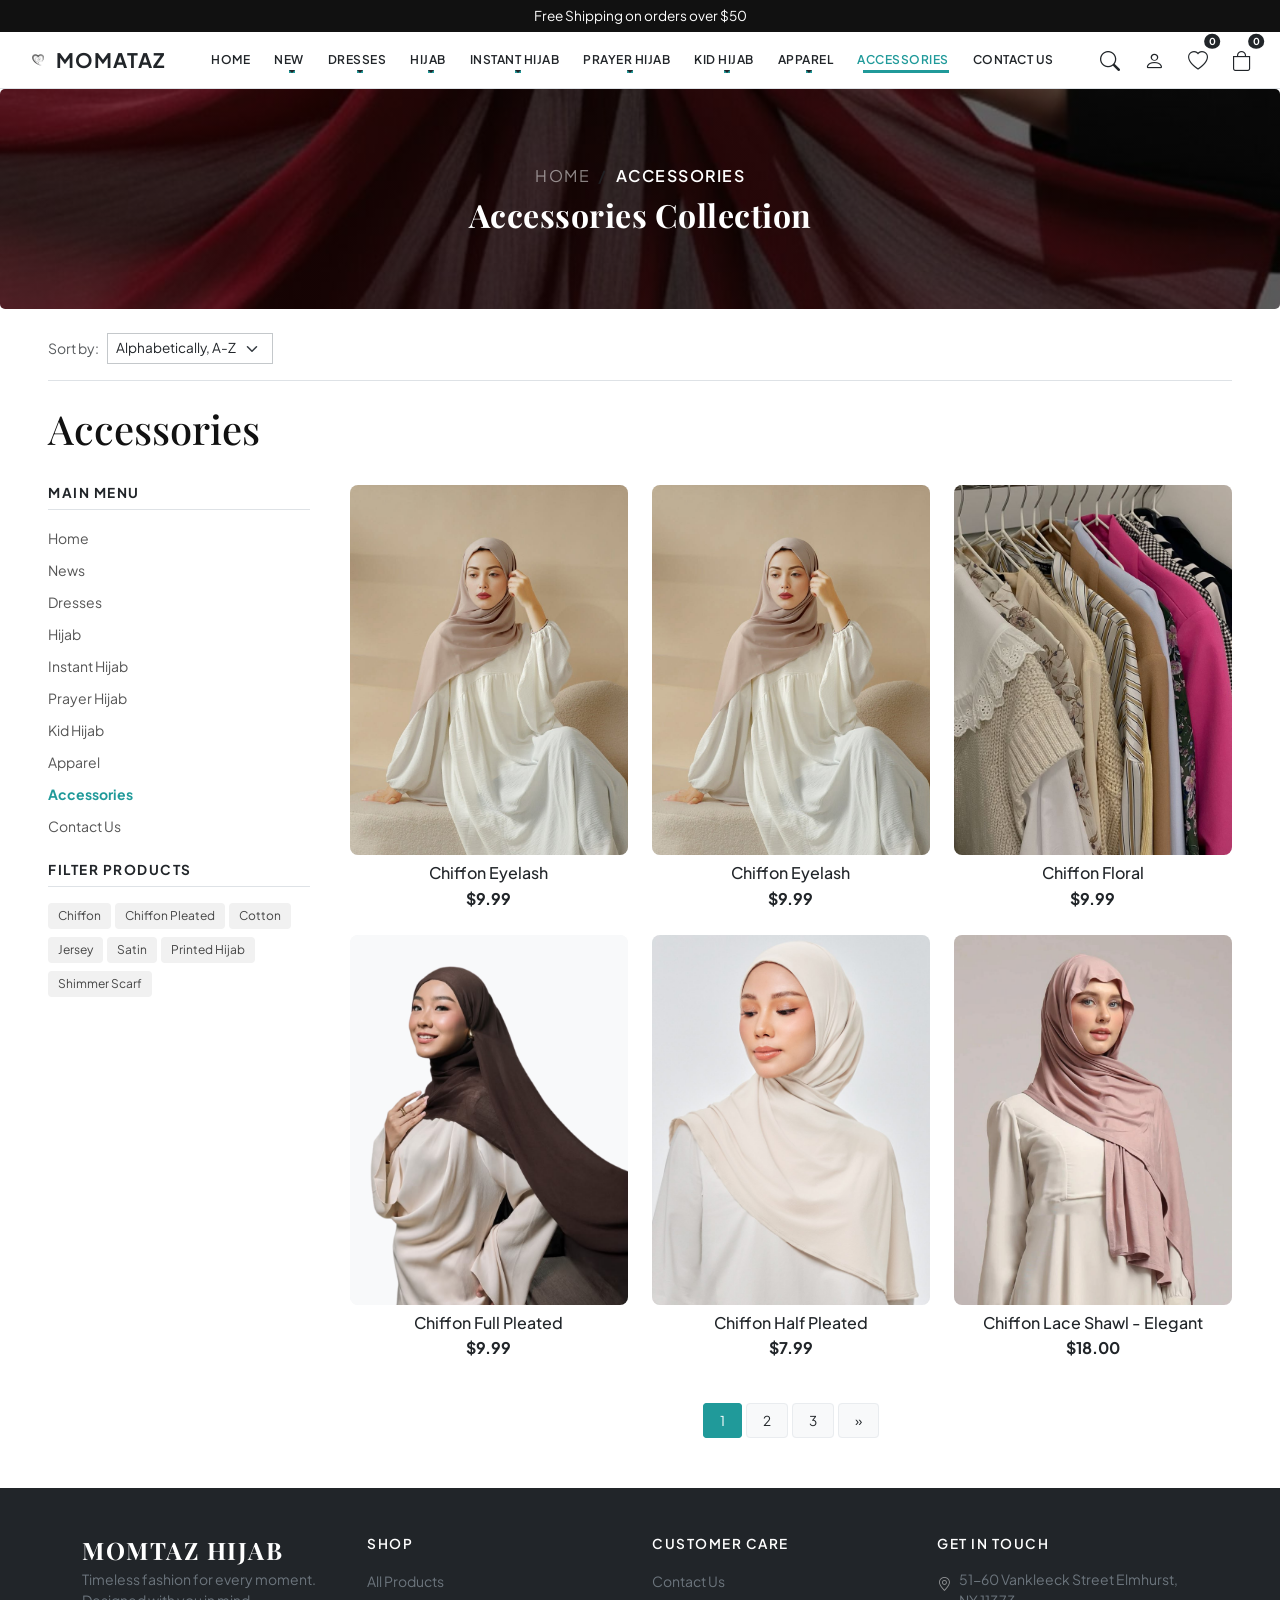
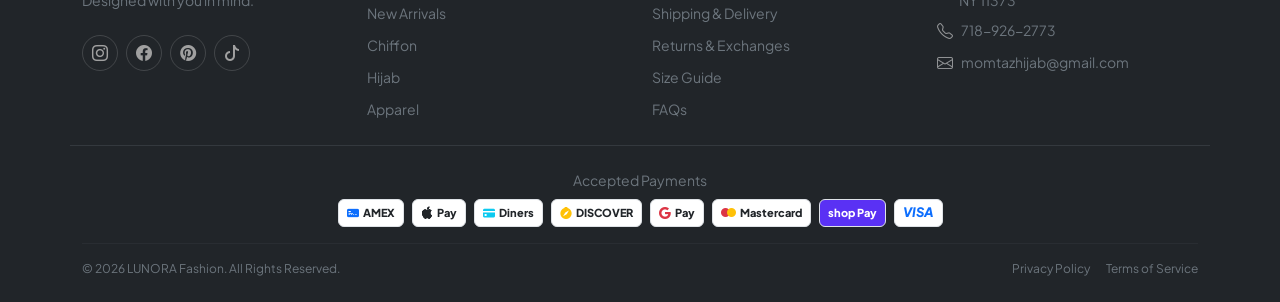
<file: accessories.html>
<!DOCTYPE html>
<html lang="en">

<head>
    <meta charset="UTF-8">
    <meta name="viewport" content="width=device-width, initial-scale=1.0">
    <title>LUNORA - Elevate Your Everyday Style</title>
    <!-- Bootstrap 5 CSS -->
    <link href="https://cdn.jsdelivr.net/npm/bootstrap@5.3.2/dist/css/bootstrap.min.css" rel="stylesheet">
    <!-- Bootstrap Icons -->
    <link rel="stylesheet" href="https://cdn.jsdelivr.net/npm/bootstrap-icons@1.11.1/font/bootstrap-icons.css">
    <!-- Custom CSS -->
    <link rel="stylesheet" href="CSS/style.css">
    <link rel="stylesheet" href="CSS/hijab.css">
    
    
</head>

<body>

    <!-- Top Announcement Bar -->
    <div class="announcement-bar text-center">
        Free Shipping on orders over $50
    </div>

    <!-- Navbar -->
    <nav class="navbar navbar-expand-lg navbar-light bg-white py-2 border-bottom sticky-top">
        <div class="container-fluid px-3 px-lg-4 d-flex align-items-center justify-content-between">

            <!-- Left Side: Brand Logo + Menu Button -->
            <div class="d-flex align-items-center gap-2">
                <!-- Brand Logo & Name -->
                <a class="navbar-brand fw-bold text-dark text-uppercase fs-5 tracking-wider me-1 d-inline-flex align-items-center mb-0"
                    href="#">
                    <img src="image/momataz.webp" alt="MOMATAZ" height="28" class="d-inline-block align-middle me-1"
                        onerror="this.style.display='none'">
                    <span class="fw-bold" style="letter-spacing: 1px;">MOMATAZ</span>
                </a>

                <!-- Mobile Menu Button -->
                <button
                    class="btn btn-link text-dark p-0 border-0 shadow-none d-lg-none text-decoration-none d-flex align-items-center gap-1 ms-1"
                    type="button" data-bs-toggle="offcanvas" data-bs-target="#mobileSidebarMenu">
                    <i class="bi bi-list fs-4"></i>
                    <span class="fw-medium text-dark" style="font-size: 0.9rem;">Menu</span>
                </button>
            </div>

            <!-- Desktop Navigation Links -->
            <div class="collapse navbar-collapse justify-content-center d-none d-lg-flex" id="mainNavbar">
                <ul class="navbar-nav gap-lg-2 text-uppercase fw-semibold my-0"
                    style="font-size: 0.75rem; letter-spacing: 0.5px;">
                    <li class="nav-item"><a class="nav-link  text-dark px-2 py-1" href="index.html">HOME</a></li>
                    <li class="nav-item dropdown">
                        <a class="nav-link dropdown-toggle  text-dark px-2 py-1" href="new.html" role="button">NEW</a>
                       <!--
                         <ul class="dropdown-menu border-0 shadow-sm rounded-0 p-1">
                            <li><a class="mega-menu-link py-1 px-3" href="#">Latest News</a></li>
                            <li><a class="mega-menu-link py-1 px-3" href="#">Events</a></li>
                        </ul>
                        -->
                    </li>
                    <li class="nav-item dropdown">
                        <a class="nav-link dropdown-toggle text-dark px-2 py-1" href="#" role="button">DRESSES</a>
                        <ul class="dropdown-menu border-0 shadow-sm rounded-0 p-1">
                            <li><a class="mega-menu-link py-1 px-3" href="#">Chiffon</a></li>
                            <li><a class="mega-menu-link py-1 px-3" href="#">Dresses</a></li>
                        </ul>
                    </li>

                    <!-- Mega Dropdown Menu -->
                    <li class="nav-item dropdown position-static">
                        <a class="nav-link dropdown-toggle text-dark px-2 py-1" href="hijab.html"
                            role="button">HIJAB</a>

                        <div class="dropdown-menu mega-menu w-100 border-0 shadow-sm rounded-0 m-0 p-4">
                            <div class="container-fluid">
                                <div class="row g-4">

                                    <!-- Column 1: CHIFFON -->
                                    <div class="col-12 col-md-4 col-lg">
                                        <h6 class="mega-menu-heading">CHIFFON</h6>
                                        <ul class="list-unstyled p-0 m-0">
                                            <li><a class="mega-menu-link" href="#">Luxury Chiffon</a></li>
                                            <li><a class="mega-menu-link" href="#">Classic Chiffon</a></li>
                                            <li><a class="mega-menu-link" href="#">Chiffon Eyelash</a></li>
                                            <li><a class="mega-menu-link" href="#">Chiffon Shimmer</a></li>
                                            <li><a class="mega-menu-link" href="#">Chiffon with Fancy Stone</a></li>
                                            <li><a class="mega-menu-link" href="#">Chiffon Printed</a></li>
                                        </ul>
                                    </div>

                                    <!-- Column 2: CHIFFON PLEATED & COTTON -->
                                    <div class="col-12 col-md-4 col-lg">
                                        <h6 class="mega-menu-heading">CHIFFON PLEATED</h6>
                                        <ul class="list-unstyled p-0 mb-4">
                                            <li><a class="mega-menu-link" href="#">Chiffon Full Pleated</a></li>
                                            <li><a class="mega-menu-link" href="#">Chiffon Half Pleated</a></li>
                                            <li><a class="mega-menu-link" href="#">Chiffon Two Tone Pleated</a></li>
                                            <li><a class="mega-menu-link" href="#">Chiffon Pleated Laser Cut</a></li>
                                            <li><a class="mega-menu-link" href="#">Chiffon Flower Printed Pleated</a>
                                            </li>
                                        </ul>

                                        <h6 class="mega-menu-heading">COTTON</h6>
                                        <ul class="list-unstyled p-0 m-0">
                                            <li><a class="mega-menu-link" href="#">Lace Cotton</a></li>
                                            <li><a class="mega-menu-link" href="#">Crinkle Cotton</a></li>
                                        </ul>
                                    </div>

                                    <!-- Column 3: JERSEY -->
                                    <div class="col-12 col-md-4 col-lg">
                                        <h6 class="mega-menu-heading">JERSEY</h6>
                                        <ul class="list-unstyled p-0 m-0">
                                            <li><a class="mega-menu-link" href="#">Jersey Cotton</a></li>
                                            <li><a class="mega-menu-link" href="#">Jersey Wave</a></li>
                                            <li><a class="mega-menu-link" href="#">Jersey Cotton Ribbed</a></li>
                                        </ul>
                                    </div>

                                    <!-- Column 4: JERSEY JACQUARD & SUEDE -->
                                    <div class="col-12 col-md-4 col-lg">
                                        <h6 class="mega-menu-heading">JERSEY JACQUARD</h6>
                                        <ul class="list-unstyled p-0 mb-4">
                                            <li><a class="mega-menu-link" href="#">Jersey Jacquard</a></li>
                                            <li><a class="mega-menu-link" href="#">Jersey Jacquard Ribbed Block
                                                    Design</a></li>
                                            <li><a class="mega-menu-link" href="#">Jersey Ribbed Line</a></li>
                                            <li><a class="mega-menu-link" href="#">Jersey Jacquard Lines</a></li>
                                            <li><a class="mega-menu-link" href="#">Jersey Jacquard with Crystal</a></li>
                                        </ul>

                                        <h6 class="mega-menu-heading">SUEDE</h6>
                                    </div>

                                    <!-- Column 5: SATIN -->
                                    <div class="col-12 col-md-4 col-lg">
                                        <h6 class="mega-menu-heading">SATIN</h6>
                                        <ul class="list-unstyled p-0 m-0">
                                            <li><a class="mega-menu-link" href="#">Satin Silk</a></li>
                                            <li><a class="mega-menu-link" href="#">Satin Eyelash</a></li>
                                            <li><a class="mega-menu-link" href="#">Satin Silk Crepe</a></li>
                                        </ul>
                                    </div>

                                </div>
                            </div>
                        </div>
                    </li>

                    <li class="nav-item dropdown">
                        <a class="nav-link dropdown-toggle text-dark px-2 py-1" href="instant_hijab.html"
                            role="button">INSTANT HIJAB</a>
                        <ul class="dropdown-menu border-0 shadow-sm rounded-0 p-1">
                            <li><a class="mega-menu-link py-1 px-3" href="#">Jersey Instant Hijab
                                </a></li>
                            <li><a class="mega-menu-link py-1 px-3" href="#"></a></li>
                        </ul>
                    </li>
                    <li class="nav-item dropdown">
                        <a class="nav-link dropdown-toggle text-dark px-2 py-1" href="prayer_hijab.html"
                            role="button">PRAYER HIJAB</a>
                        <ul class="dropdown-menu border-0 shadow-sm rounded-0 p-1">
                            <li><a class="mega-menu-link py-1 px-3" href="#">Prayer Hijab Set
                                </a></li>
                            <li><a class="mega-menu-link py-1 px-3" href="#">Prater Hijab Only
                                </a></li>
                        </ul>
                    </li>
                    <li class="nav-item dropdown">
                        <a class="nav-link dropdown-toggle text-dark px-2 py-1" href="kid_hijab.html" role="button">KID
                            HIJAB</a>
                        <ul class="dropdown-menu border-0 shadow-sm rounded-0 p-1">
                            <li><a class="mega-menu-link py-1 px-3" href="#">Sparkle Princess Hijab
                                </a></li>
                            <li><a class="mega-menu-link py-1 px-3" href="#">Star Kid Hijab
                                </a></li>
                        </ul>
                    </li>
                      <li class="nav-item dropdown">
                        <a class="nav-link dropdown-toggle text-dark px-2 py-1" href="#" role="button">Apparel</a>
                        <ul class="dropdown-menu border-0 shadow-sm rounded-0 p-1">
                            <li><a class="mega-menu-link py-1 px-3" href="#">cARDIGAN</a>
                                </a></li>
                            <li><a class="mega-menu-link py-1 px-3" href="#">PANTS
                                </a></li>
                                <li><a class="mega-menu-link py-1 px-3" href="#">TOP
                                </a></li>
                            <li><a class="mega-menu-link py-1 px-3" href="#">SKIRTS
                                </a></li>
                                 <li><a class="mega-menu-link py-1 px-3" href="#">SET
                                </a></li>
                        </ul>
                    </li>
                    
                    <li class="nav-item dropdown position-static">
                        <a class="nav-link dropdown-toggle active text-dark px-2 py-1" href="accessories.html"
                            role="button">ACCESSORIES</a>

                        <div class="dropdown-menu mega-menu w-100 border-0 shadow-sm rounded-0 m-0 p-4">
                            <div class="container-fluid">
                                <div class="row g-4">

                                    <!-- Column 1: CHIFFON -->
                                    <div class="col-12 col-md-4 col-lg">
                                        <h6 class="mega-menu-heading">ACCESSORIES</h6>
                                        <ul class="list-unstyled p-0 m-0">
                                            <li><a class="mega-menu-link" href="#">Luxury Chiffon</a></li>
                                            <li><a class="mega-menu-link" href="#">Classic Chiffon</a></li>
                                            <li><a class="mega-menu-link" href="#">Chiffon Eyelash</a></li>
                                            <li><a class="mega-menu-link" href="#">Chiffon Shimmer</a></li>
                                            <li><a class="mega-menu-link" href="#">Chiffon with Fancy Stone</a></li>
                                            <li><a class="mega-menu-link" href="#">Chiffon Printed</a></li>
                                        </ul>
                                    </div>

                                    <!-- Column 2: CHIFFON PLEATED & COTTON -->
                                    <div class="col-12 col-md-4 col-lg">
                                        <h6 class="mega-menu-heading">CHIFFON PLEATED</h6>
                                        <ul class="list-unstyled p-0 mb-4">
                                            <li><a class="mega-menu-link" href="#">Chiffon Full Pleated</a></li>
                                            <li><a class="mega-menu-link" href="#">Chiffon Half Pleated</a></li>
                                            <li><a class="mega-menu-link" href="#">Chiffon Two Tone Pleated</a></li>
                                            <li><a class="mega-menu-link" href="#">Chiffon Pleated Laser Cut</a></li>
                                            <li><a class="mega-menu-link" href="#">Chiffon Flower Printed Pleated</a>
                                            </li>
                                        </ul>

                                        <h6 class="mega-menu-heading">COTTON</h6>
                                        <ul class="list-unstyled p-0 m-0">
                                            <li><a class="mega-menu-link" href="#">Lace Cotton</a></li>
                                            <li><a class="mega-menu-link" href="#">Crinkle Cotton</a></li>
                                        </ul>
                                    </div>

                                    <!-- Column 3: JERSEY -->
                                    <div class="col-12 col-md-4 col-lg">
                                        <h6 class="mega-menu-heading">JERSEY</h6>
                                        <ul class="list-unstyled p-0 m-0">
                                            <li><a class="mega-menu-link" href="#">Jersey Cotton</a></li>
                                            <li><a class="mega-menu-link" href="#">Jersey Wave</a></li>
                                            <li><a class="mega-menu-link" href="#">Jersey Cotton Ribbed</a></li>
                                        </ul>
                                    </div>

                                    <!-- Column 4: JERSEY JACQUARD & SUEDE -->
                                    <div class="col-12 col-md-4 col-lg">
                                        <h6 class="mega-menu-heading">JERSEY JACQUARD</h6>
                                        <ul class="list-unstyled p-0 mb-4">
                                            <li><a class="mega-menu-link" href="#">Jersey Jacquard</a></li>
                                            <li><a class="mega-menu-link" href="#">Jersey Jacquard Ribbed Block
                                                    Design</a></li>
                                            <li><a class="mega-menu-link" href="#">Jersey Ribbed Line</a></li>
                                            <li><a class="mega-menu-link" href="#">Jersey Jacquard Lines</a></li>
                                            <li><a class="mega-menu-link" href="#">Jersey Jacquard with Crystal</a></li>
                                        </ul>

                                        <h6 class="mega-menu-heading">SUEDE</h6>
                                    </div>

                                    <!-- Column 5: SATIN -->
                                    <div class="col-12 col-md-4 col-lg">
                                        <h6 class="mega-menu-heading">SATIN</h6>
                                        <ul class="list-unstyled p-0 m-0">
                                            <li><a class="mega-menu-link" href="#">Satin Silk</a></li>
                                            <li><a class="mega-menu-link" href="#">Satin Eyelash</a></li>
                                            <li><a class="mega-menu-link" href="#">Satin Silk Crepe</a></li>
                                        </ul>
                                    </div>

                                </div>
                            </div>
                        </div>
                    </li>

                    <li class="nav-item"><a class="nav-link text-dark px-2 py-1" href="contact.html">CONTACT US</a></li>
                </ul>
            </div>

            <!-- Right Side Icons -->
            <div class="d-flex align-items-center gap-2 gap-sm-3">

                <!-- Expanding Search Box Container -->
                <div class="search-expand-wrapper position-relative d-flex align-items-center d-none d-lg-flex">
                    <input type="text" class="form-control search-expand-input shadow-none rounded-pill"
                        placeholder="Search..." id="searchExpandInput">
                    <button class="btn btn-link nav-icon-btn p-1 text-dark border-0 shadow-none search-expand-btn"
                        type="button" id="searchExpandBtn" title="Search">
                        <i class="bi bi-search fs-5"></i>
                    </button>
                </div>

                <!-- Account Icon -->
                <a href="account.html" class="nav-icon-btn text-dark p-1" title="Account">
                    <i class="bi bi-person fs-5"></i>
                </a>

                <!-- Wishlist Icon with Badge -->
                <a href="wishlist.html"
                    class="nav-icon-btn text-dark p-1 position-relative d-inline-flex align-items-center"
                    title="Wishlist">
                    <i class="bi bi-heart fs-5"></i>
                    <span
                        class="position-absolute top-0 start-100 translate-middle badge rounded-circle bg-dark text-white fw-bold badge-count"
                        style="font-size: 0.6rem; padding: 0.25em 0.45em;">0</span>
                </a>

                <!-- Cart Icon with Badge -->
                <button
                    class="btn btn-link nav-icon-btn text-dark p-1 position-relative d-inline-flex align-items-center border-0 shadow-none"
                    data-bs-toggle="offcanvas" data-bs-target="#cartOffcanvas" title="Cart">
                    <i class="bi bi-bag fs-5"></i>
                    <span
                        class="position-absolute top-0 start-100 translate-middle badge rounded-circle bg-dark text-white fw-bold badge-count"
                        style="font-size: 0.6rem; padding: 0.25em 0.45em;">0</span>
                </button>

            </div>



        </div>
    </nav>

    <!-- Mobile Drawer Sidebar -->
    <div class="offcanvas offcanvas-start mobile-sidebar border-end d-lg-none" tabindex="-1" id="mobileSidebarMenu"
        aria-labelledby="mobileSidebarMenuLabel" style="max-width: 310px;">

        <!-- Header: Brand + Close Button -->
        <div
            class="offcanvas-header border-bottom py-3 px-3 d-flex align-items-center justify-content-between bg-white">
            <a href="index.html" class="text-decoration-none d-flex align-items-center gap-2">
                <img src="image/momataz.webp" alt="MOMATAZ" height="24" onerror="this.style.display='none'">
                <span class="fw-bold text-dark tracking-wider"
                    style="letter-spacing: 1.5px; font-size: 1.1rem;">MOMATAZ</span>
            </a>
            <button type="button" class="btn-close shadow-none fs-7" data-bs-dismiss="offcanvas"
                aria-label="Close"></button>
        </div>

        <div class="offcanvas-body p-0 d-flex flex-column justify-content-between bg-white">
            <div>
                <!-- Search Box -->
                <div class="p-3 bg-light-subtle border-bottom">
                    <div class="input-group search-input-group rounded-2 overflow-hidden border">
                        <span class="input-group-text bg-white border-0 text-muted pe-1 ps-3">
                            <i class="bi bi-search fs-6"></i>
                        </span>
                        <input type="text" class="form-control border-0 shadow-none ps-2 py-2 fs-7"
                            placeholder="Search our store..." style="font-size: 0.875rem;">
                    </div>
                </div>

                <!-- Menu List (Accordion Style) -->
                <div class="accordion accordion-flush" id="sidebarMenuAccordion">

                    <!-- Home -->
                    <div class="border-bottom sidebar-single-link">
                        <a href="index.html" class="sidebar-single-link">Home</a>
                    </div>

                   <!-- News Dropdown -->
<div class="accordion-item border-0 border-bottom">

    <h2 class="accordion-header sidebar-single-link">
        <button class="sidebar-menu-btn collapsed"
            type="button"
            data-bs-toggle="collapse"
            data-bs-target="#collapseNews"
            aria-expanded="false">
            New
        </button>
    </h2>

    <div id="collapseNews"
        class="accordion-collapse collapse"
        data-bs-parent="#sidebarMenuAccordion">

        <div class="accordion-body py-2 px-4 bg-light-subtle">
            <a href="new.html" class="sub-item">
                All New In
            </a>
        </div>

    </div>

</div>
                    <!-- Dresses -->
                    <div class="accordion-item border-0 border-bottom">
                        <h2 class="accordion-header sidebar-single-link">
                            <button class="sidebar-menu-btn collapsed" type="button" data-bs-toggle="collapse"
                                data-bs-target="#collapseDresses">
                                Dresses
                            </button>
                        </h2>
                        <div id="collapseDresses" class="accordion-collapse collapse"
                            data-bs-parent="#sidebarMenuAccordion">
                            <div class="accordion-body py-2 px-4 bg-light-subtle">
                                <a href="#" class="sub-item">Chiffon</a>
                                <a href="#" class="sub-item">Dresses</a>
                            </div>
                        </div>
                    </div>

                    <!-- Hijab -->
                    <div class="accordion-item border-0 border-bottom">
                        <h2 class="accordion-header sidebar-single-link">
                            <button class="sidebar-menu-btn collapsed" type="button" data-bs-toggle="collapse"
                                data-bs-target="#collapseHijab">
                                Hijab
                            </button>
                        </h2>
                        <div id="collapseHijab" class="accordion-collapse collapse"
                            data-bs-parent="#sidebarMenuAccordion">
                            <div class="accordion-body py-2 px-4 bg-light-subtle">
                                <a href="hijab.html" class="sub-item fw-semibold text-accent">All Hijabs &rarr;</a>
                                <a href="#" class="sub-item">Luxury Chiffon</a>
                                <a href="#" class="sub-item">Classic Chiffon</a>
                                <a href="#" class="sub-item">Chiffon Eyelash</a>
                                <a href="#" class="sub-item">Chiffon Shimmer</a>
                                <a href="#" class="sub-item">Chiffon with Fancy Stone</a>
                                <a href="#" class="sub-item">Chiffon Printed</a>
                            </div>
                        </div>
                    </div>

                    <!-- Instant Hijab -->
                    <div class="accordion-item border-0 border-bottom">
                        <h2 class="accordion-header sidebar-single-link">
                            <button class="sidebar-menu-btn collapsed" type="button" data-bs-toggle="collapse"
                                data-bs-target="#collapseInstantHijab">
                                Instant Hijab
                            </button>
                        </h2>
                        <div id="collapseInstantHijab" class="accordion-collapse collapse"
                            data-bs-parent="#sidebarMenuAccordion">
                            <div class="accordion-body py-2 px-4 bg-light-subtle">
                                <a href="#" class="sub-item">Daily Instant</a>
                                <a href="#" class="sub-item">Sport Instant</a>
                            </div>
                        </div>
                    </div>

                    <!-- Prayer Hijab -->
                    <div class="accordion-item border-0 border-bottom">
                        <h2 class="accordion-header sidebar-single-link">
                            <button class="sidebar-menu-btn collapsed" type="button" data-bs-toggle="collapse"
                                data-bs-target="#collapsePrayerHijab">
                                Prayer Hijab
                            </button>
                        </h2>
                        <div id="collapsePrayerHijab" class="accordion-collapse collapse"
                            data-bs-parent="#sidebarMenuAccordion">
                            <div class="accordion-body py-2 px-4 bg-light-subtle">
                                <a href="#" class="sub-item">Travel Mukena</a>
                                <a href="#" class="sub-item">Regular Mukena</a>
                            </div>
                        </div>
                    </div>

                    <!-- Kid Hijab -->
                    <div class="accordion-item border-0 border-bottom">
                        <h2 class="accordion-header sidebar-single-link">
                            <button class="sidebar-menu-btn collapsed" type="button" data-bs-toggle="collapse"
                                data-bs-target="#collapseKidHijab">
                                Kid Hijab
                            </button>
                        </h2>
                        <div id="collapseKidHijab" class="accordion-collapse collapse"
                            data-bs-parent="#sidebarMenuAccordion">
                            <div class="accordion-body py-2 px-4 bg-light-subtle">
                                <a href="#" class="sub-item">Girls Hijab</a>
                            </div>
                        </div>
                    </div>

                    <!-- Apparel -->
                    <div class="accordion-item border-0 border-bottom">
                        <h2 class="accordion-header sidebar-single-link">
                            <button class="sidebar-menu-btn collapsed" type="button" data-bs-toggle="collapse"
                                data-bs-target="#collapseApparel">
                                Apparel
                            </button>
                        </h2>
                        <div id="collapseApparel" class="accordion-collapse collapse"
                            data-bs-parent="#sidebarMenuAccordion">
                            <div class="accordion-body py-2 px-4 bg-light-subtle">
                                <a href="#" class="sub-item">CARDIGAN</a>
                                <a href="#" class="sub-item">PANTS</a>
                                <a href="#" class="sub-item">Tops</a>
                                <a href="#" class="sub-item">SKIRTS</a>
                                <a href="#" class="sub-item">Tops</a>
                               
                            </div>
                        </div>
                    </div>

                    <!-- Accessories -->
                    <div class="accordion-item border-0 border-bottom">
                        <h2 class="accordion-header sidebar-single-link">
                            <button class="sidebar-menu-btn collapsed " type="button" data-bs-toggle="collapse"
                                data-bs-target="#collapseAccessories">
                                Accessories
                            </button>
                        </h2>
                        <div id="collapseAccessories" class="accordion-collapse collapse"
                            data-bs-parent="#sidebarMenuAccordion">
                            <div class="accordion-body py-2 px-4 bg-light-subtle ">
                                <a href="#" class="sub-item">Brooch</a>
                                <a href="#" class="sub-item">Inner Hijab</a>
                            </div>
                        </div>
                    </div>

                    <!-- Contact Us -->
                    <div class="border-bottom sidebar-single-link">
                        <a href="contact.html" class="sidebar-single-link">Contact Us</a>
                    </div>

                </div>
            </div>

            <!-- Bottom Account & Auth Area -->
            <div class="p-3 border-top bg-light-subtle mt-3">
                <div class="d-flex align-items-center gap-2 mb-3 text-dark">
                    <i class="bi bi-person-circle fs-5"></i>
                    <span class="fw-medium fs-7">User Account</span>
                </div>
                <div class="row g-2">
                    <div class="col-6">
                        <a href="login.html" class="btn btn-outline-dark btn-sm w-100 py-2 fw-medium rounded-2 fs-8">Log
                            In</a>
                    </div>
                    <div class="col-6">
                        <a href="register.html" class="btn btn-dark btn-sm w-100 py-2 fw-medium rounded-2 fs-8"
                            style="background-color: var(--primary, #111111);">Register</a>
                    </div>
                </div>
            </div>

        </div>
    </div>

    
    <div class="page-header position-relative d-flex align-items-center justify-content-center text-center text-white overflow-hidden"
        style="background: linear-gradient(rgba(0, 0, 0, 0.5), rgba(0, 0, 0, 0.5)), url('image/hijab_img.jpg') no-repeat center center / cover; min-height: 220px; border-radius: 5px;">

        <div class="position-relative z-1 p-4">
            <nav aria-label="breadcrumb" class="mb-2">
                <ol class="breadcrumb mb-0 small text-uppercase justify-content-center" style="letter-spacing: 1.5px;">
                    <li class="breadcrumb-item">
                        <a href="index.html" class="text-white-50 text-decoration-none breadcrumb-link">Home</a>
                    </li>
                    <li class="breadcrumb-item active text-white fw-semibold" aria-current="page">
                        Accessories
                    </li>
                </ol>
            </nav>

            <h1 class="h2 fw-bold mb-0 text-white"
                style="font-family: 'Playfair Display', serif; letter-spacing: 0.5px;">
                Accessories Collection
            </h1>
        </div>
    </div>

    <!-- Hijab Collection  -->
    <main class="py-4 bg-white">
        <div class="container-fluid px-lg-5">

            <!-- Page Header & Top Breadcrumb / Title Bar -->
            <div class="d-flex justify-content-between align-items-center mb-4 pb-3 border-bottom">

                <!-- Top Sort Options -->
                <div class="d-flex align-items-center gap-2">
                    <label for="sortSelect" class="small text-muted text-nowrap d-none d-sm-inline">Sort by:</label>
                    <select class="form-select form-select-sm rounded-0 border-secondary-subtle fs-7" id="sortSelect"
                        style="min-width: 160px;">
                        <option selected>Alphabetically, A-Z</option>
                        <option value="1">Price, low to high</option>
                        <option value="2">Price, high to low</option>
                        <option value="3">Date, new to old</option>
                    </select>
                </div>
            </div>

            <!-- Main Content Layout -->
            <div class="row g-4">
                <h1>Accessories</h1>
                <!-- Left Sidebar Filter (Col 3) -->
                <aside class="col-lg-3 col-md-4 d-none d-md-block">
                    <div class="pe-lg-3">

                        <!-- Navigation Categories -->
                        <div class="filter-group mb-4">
                            <h6 class="fw-bold text-uppercase fs-7 mb-3 pb-2 border-bottom tracking-wider text-dark">
                                Main Menu</h6>
                            <ul class="list-unstyled sidebar-menu d-flex flex-column gap-2 mb-0">
                                <li><a href="index.html" class="sidebar-link">Home</a></li>
                                <li><a href="news.html" class="sidebar-link">News</a></li>
                                <li><a href="dresses.html" class="sidebar-link">Dresses</a></li>
                                <li><a href="hijab.html" class="sidebar-link ">Hijab</a></li>
                                <li><a href="instant-hijab.html" class="sidebar-link ">Instant
                                        Hijab</a></li>
                                <li><a href="prayer-hijab.html" class="sidebar-link">Prayer Hijab</a></li>
                                <li><a href="kid-hijab.html" class="sidebar-link">Kid Hijab</a></li>
                                <li><a href="apparel.html" class="sidebar-link">Apparel</a></li>
                                <li><a href="accessories.html" class="sidebar-link active fw-bold text-accent">Accessories</a></li>
                                <li><a href="contact.html" class="sidebar-link">Contact Us</a></li>
                            </ul>
                        </div>

                        <!-- Filter Tag Pills -->
                        <div class="filter-group mb-4">
                            <h6 class="fw-bold text-uppercase fs-7 mb-3 pb-2 border-bottom tracking-wider text-dark">
                                Filter Products</h6>
                            <div class="d-flex flex-wrap gap-1">
                                <a href="#" class="badge-filter">Chiffon</a>
                                <a href="#" class="badge-filter">Chiffon Pleated</a>
                                <a href="#" class="badge-filter">Cotton</a>
                                <a href="#" class="badge-filter">Jersey</a>
                                <a href="#" class="badge-filter">Satin</a>
                                <a href="#" class="badge-filter">Printed Hijab</a>
                                <a href="#" class="badge-filter">Shimmer Scarf</a>
                            </div>
                        </div>

                    </div>
                </aside>

                <!-- Product Listing Grid (Col 9) -->
                <section class="col-lg-9 col-md-8">
                    <div class="row g-3 g-xl-4">

                        <!-- Product 1 -->
                        <div class="col-6 col-lg-4">
                            <div class="product-card position-relative overflow-hidden rounded-3 mb-2">
                                <div
                                    class="product-actions position-absolute top-0 end-0 m-3 d-flex flex-column gap-2 z-2">
                                    <button class="btn btn-light btn-action-icon rounded-circle shadow-sm"
                                        title="Add to Wishlist"><i class="bi bi-heart"></i></button>

                                </div>
                                <div class="product-img-wrapper overflow-hidden bg-light">
                                    <img src="image/chiffron.jpg" alt="Chiffon Eyelash"
                                        class="img-fluid w-100 object-fit-cover product-img">
                                </div>
                                <div class="quick-add-wrapper position-absolute bottom-0 start-0 w-100 p-3 z-2">
                                    <a href="product_detail.html" class="text-decoration-none"><button
                                            class="btn btn-dark w-100 py-2 rounded-2 fs-7 fw-medium d-flex align-items-center justify-content-center gap-2">
                                            <i class="bi bi-bag-plus fs-6 "></i> Quick View
                                        </button></a>
                                </div>
                            </div>
                            <div class="text-center product-info">
                                <h6 class="fw-medium mb-1 fs-6 text-truncate"><a href="#"
                                        class="text-dark text-decoration-none">Chiffon Eyelash</a></h6>
                                <div class="fw-bold text-dark fs-6">$9.99</div>
                            </div>
                        </div>

                        <!-- Product 2 -->
                        <div class="col-6 col-lg-4">
                            <div class="product-card position-relative overflow-hidden rounded-3 mb-2">
                                <div
                                    class="product-actions position-absolute top-0 end-0 m-3 d-flex flex-column gap-2 z-2">
                                    <button class="btn btn-light btn-action-icon rounded-circle shadow-sm"
                                        title="Add to Wishlist"><i class="bi bi-heart"></i></button>

                                </div>
                                <div class="product-img-wrapper overflow-hidden bg-light">
                                    <img src="image/chiffron.jpg" alt="Chiffon Eyelash"
                                        class="img-fluid w-100 object-fit-cover product-img">
                                </div>
                                <div class="quick-add-wrapper position-absolute bottom-0 start-0 w-100 p-3 z-2">
                                    <button
                                        class="btn btn-dark w-100 py-2 rounded-2 fs-7 fw-medium d-flex align-items-center justify-content-center gap-2">
                                        <i class="bi bi-bag-plus fs-6"></i> Quick view
                                    </button>
                                </div>
                            </div>
                            <div class="text-center product-info">
                                <h6 class="fw-medium mb-1 fs-6 text-truncate"><a href="#"
                                        class="text-dark text-decoration-none">Chiffon Eyelash</a></h6>
                                <div class="fw-bold text-dark fs-6">$9.99</div>
                            </div>
                        </div>

                        <!-- Product 3 -->
                        <div class="col-6 col-lg-4">
                            <div class="product-card position-relative overflow-hidden rounded-3 mb-2">
                                <div
                                    class="product-actions position-absolute top-0 end-0 m-3 d-flex flex-column gap-2 z-2">
                                    <button class="btn btn-light btn-action-icon rounded-circle shadow-sm"
                                        title="Add to Wishlist"><i class="bi bi-heart"></i></button>

                                </div>
                                <div class="product-img-wrapper overflow-hidden bg-light">
                                    <img src="image/Apparel.jpg" alt="Chiffon Floral"
                                        class="img-fluid w-100 object-fit-cover product-img">
                                </div>
                                <div class="quick-add-wrapper position-absolute bottom-0 start-0 w-100 p-3 z-2">
                                    <button
                                        class="btn btn-dark w-100 py-2 rounded-2 fs-7 fw-medium d-flex align-items-center justify-content-center gap-2">
                                        <i class="bi bi-bag-plus fs-6"></i> Quick View
                                    </button>
                                </div>
                            </div>
                            <div class="text-center product-info">
                                <h6 class="fw-medium mb-1 fs-6 text-truncate"><a href="#"
                                        class="text-dark text-decoration-none">Chiffon Floral</a></h6>
                                <div class="fw-bold text-dark fs-6">$9.99</div>
                            </div>
                        </div>

                        <!-- Product 4 -->
                        <div class="col-6 col-lg-4">
                            <div class="product-card position-relative overflow-hidden rounded-3 mb-2">
                                <div
                                    class="product-actions position-absolute top-0 end-0 m-3 d-flex flex-column gap-2 z-2">
                                    <button class="btn btn-light btn-action-icon rounded-circle shadow-sm"
                                        title="Add to Wishlist"><i class="bi bi-heart"></i></button>

                                </div>
                                <div class="product-img-wrapper overflow-hidden bg-light">
                                    <img src="image/bg.png" alt="Chiffon Full Pleated"
                                        class="img-fluid w-100 object-fit-cover product-img">
                                </div>
                                <div class="quick-add-wrapper position-absolute bottom-0 start-0 w-100 p-3 z-2">
                                    <button
                                        class="btn btn-dark w-100 py-2 rounded-2 fs-7 fw-medium d-flex align-items-center justify-content-center gap-2">
                                        <i class="bi bi-bag-plus fs-6"></i> Quick View
                                    </button>
                                </div>
                            </div>
                            <div class="text-center product-info">
                                <h6 class="fw-medium mb-1 fs-6 text-truncate"><a href="#"
                                        class="text-dark text-decoration-none">Chiffon Full Pleated</a></h6>
                                <div class="fw-bold text-dark fs-6">$9.99</div>
                            </div>
                        </div>

                        <!-- Product 5 -->
                        <div class="col-6 col-lg-4">
                            <div class="product-card position-relative overflow-hidden rounded-3 mb-2">
                                <div
                                    class="product-actions position-absolute top-0 end-0 m-3 d-flex flex-column gap-2 z-2">
                                    <button class="btn btn-light btn-action-icon rounded-circle shadow-sm"
                                        title="Add to Wishlist"><i class="bi bi-heart"></i></button>

                                </div>
                                <div class="product-img-wrapper overflow-hidden bg-light">
                                    <img src="image/Instant Hijab.jpg" alt="Chiffon Half Pleated"
                                        class="img-fluid w-100 object-fit-cover product-img">
                                </div>
                                <div class="quick-add-wrapper position-absolute bottom-0 start-0 w-100 p-3 z-2">
                                    <button
                                        class="btn btn-dark w-100 py-2 rounded-2 fs-7 fw-medium d-flex align-items-center justify-content-center gap-2">
                                        <i class="bi bi-bag-plus fs-6"></i> Quick View
                                    </button>
                                </div>
                            </div>
                            <div class="text-center product-info">
                                <h6 class="fw-medium mb-1 fs-6 text-truncate"><a href="#"
                                        class="text-dark text-decoration-none">Chiffon Half Pleated</a></h6>
                                <div class="fw-bold text-dark fs-6">$7.99</div>
                            </div>
                        </div>

                        <!-- Product 6 -->
                        <div class="col-6 col-lg-4">
                            <div class="product-card position-relative overflow-hidden rounded-3 mb-2">
                                <div
                                    class="product-actions position-absolute top-0 end-0 m-3 d-flex flex-column gap-2 z-2">
                                    <button class="btn btn-light btn-action-icon rounded-circle shadow-sm"
                                        title="Add to Wishlist"><i class="bi bi-heart"></i></button>

                                </div>
                                <div class="product-img-wrapper overflow-hidden bg-light">
                                    <img src="image/Prayer Hijab.jpg" alt="Chiffon Lace Shawl"
                                        class="img-fluid w-100 object-fit-cover product-img">
                                </div>
                                <div class="quick-add-wrapper position-absolute bottom-0 start-0 w-100 p-3 z-2">
                                    <button
                                        class="btn btn-dark w-100 py-2 rounded-2 fs-7 fw-medium d-flex align-items-center justify-content-center gap-2">
                                        <i class="bi bi-bag-plus fs-6"></i> Quick View
                                    </button>
                                </div>
                            </div>
                            <div class="text-center product-info">
                                <h6 class="fw-medium mb-1 fs-6 text-truncate"><a href="#"
                                        class="text-dark text-decoration-none">Chiffon Lace Shawl - Elegant</a></h6>
                                <div class="fw-bold text-dark fs-6">$18.00</div>
                            </div>
                        </div>

                    </div>

                    <!-- Pagination Controls -->
                    <div class="d-flex justify-content-center mt-5 mb-3">
                        <nav aria-label="Page navigation">
                            <ul class="pagination pagination-sm gap-1">
                                <li class="page-item active"><a
                                        class="page-item-link px-3 py-2 text-decoration-none rounded-1" href="#">1</a>
                                </li>
                                <li class="page-item"><a
                                        class="page-item-link px-3 py-2 text-decoration-none rounded-1 text-dark"
                                        href="#">2</a></li>
                                <li class="page-item"><a
                                        class="page-item-link px-3 py-2 text-decoration-none rounded-1 text-dark"
                                        href="#">3</a></li>
                                <li class="page-item"><a
                                        class="page-item-link px-3 py-2 text-decoration-none rounded-1 text-dark"
                                        href="#">&raquo;</a></li>
                            </ul>
                        </nav>
                    </div>
                </section>

            </div>
        </div>
    </main>

    <!-- Footer Section -->
    <footer class="bg-dark text-white pt-5 pb-4">
        <div class="container">
            <div class="row g-4 pb-4 border-bottom border-secondary border-opacity-25">

                <!-- Column 1: Brand & Social Links -->
                <div class="col-6 col-lg-3">
                    <h4 class="brand-logo mb-1 text-white fw-bold tracking-wider">MOMTAZ HIJAB</h4>
                    <!-- <span class="sub-title text-uppercase text-muted fs-8 tracking-widest d-block mb-3">FASHION</span> -->
                    <p class="text-secondary small mb-4 pe-lg-3">
                        Timeless fashion for every moment. Designed with you in mind.
                    </p>
                    <div class="d-flex gap-2">
                        <a href="#" class="social-icon-btn" title="Instagram"><i class="bi bi-instagram"></i></a>
                        <a href="#" class="social-icon-btn" title="Facebook"><i class="bi bi-facebook"></i></a>
                        <a href="#" class="social-icon-btn" title="Pinterest"><i class="bi bi-pinterest"></i></a>
                        <a href="#" class="social-icon-btn" title="TikTok"><i class="bi bi-tiktok"></i></a>
                    </div>
                </div>

                <!-- Column 2: Quick Links (Shop) -->
                <div class="col-6 col-lg-3">
                    <h6 class="text-uppercase fs-7 mb-3 text-white tracking-wider fw-semibold">Shop</h6>
                    <ul class="list-unstyled d-flex flex-column gap-2 mb-0 footer-links">
                        <li><a href="#" class="text-secondary text-decoration-none small">All Products</a></li>
                        <li><a href="#" class="text-secondary text-decoration-none small">New Arrivals</a></li>
                        <li><a href="#" class="text-secondary text-decoration-none small">Chiffon</a></li>
                        <li><a href="#" class="text-secondary text-decoration-none small">Hijab</a></li>
                        <li><a href="#" class="text-secondary text-decoration-none small">Apparel</a></li>
                    </ul>
                </div>

                <!-- Column 3: Quick Links (Customer Care) -->
                <div class="col-6 col-lg-3">
                    <h6 class="text-uppercase fs-7 mb-3 text-white tracking-wider fw-semibold">Customer Care</h6>
                    <ul class="list-unstyled d-flex flex-column gap-2 mb-0 footer-links">
                        <li><a href="#" class="text-secondary text-decoration-none small">Contact Us</a></li>
                        <li><a href="#" class="text-secondary text-decoration-none small">Shipping & Delivery</a></li>
                        <li><a href="#" class="text-secondary text-decoration-none small">Returns & Exchanges</a></li>
                        <li><a href="#" class="text-secondary text-decoration-none small">Size Guide</a></li>
                        <li><a href="#" class="text-secondary text-decoration-none small">FAQs</a></li>
                    </ul>
                </div>

                <!-- Column 4: Contact Info -->
                <div class="col-6 col-lg-3">
                    <h6 class="text-uppercase fs-7 mb-3 text-white tracking-wider fw-semibold">Get in Touch</h6>
                    <ul class="list-unstyled d-flex flex-column gap-2 mb-0 footer-contact">
                        <li class="d-flex align-items-start gap-2 text-secondary small">
                            <i class="bi bi-geo-alt mt-1 text-white-50"></i>
                            <span>51-60 Vankleeck Street Elmhurst, NY 11373</span>
                        </li>
                        <li class="d-flex align-items-center gap-2">
                            <i class="bi bi-telephone text-white-50"></i>
                            <a href="tel:7189262773" class="text-secondary text-decoration-none small">718-926-2773</a>
                        </li>
                        <li class="d-flex align-items-center gap-2">
                            <i class="bi bi-envelope text-white-50"></i>
                            <a href="mailto:momtazhijab@gmail.com"
                                class="text-secondary text-decoration-none small">momtazhijab@gmail.com</a>
                        </li>
                    </ul>
                </div>

            </div>

            <!-- Accepted Payments Section -->
            <div class="text-center pt-4 pb-3">
                <p class="text-secondary small mb-2">Accepted Payments</p>
                <div class="d-flex flex-wrap justify-content-center align-items-center gap-2">
                    <span class="badge bg-white text-dark px-2 py-1 rounded border d-inline-flex align-items-center"
                        style="height: 28px;">
                        <i class="bi bi-credit-card-2-front-fill text-primary me-1"></i> <strong
                            style="font-size: 11px;">AMEX</strong>
                    </span>
                    <span class="badge bg-white text-dark px-2 py-1 rounded border d-inline-flex align-items-center"
                        style="height: 28px;">
                        <i class="bi bi-apple me-1"></i> <strong style="font-size: 11px;">Pay</strong>
                    </span>
                    <span class="badge bg-white text-dark px-2 py-1 rounded border d-inline-flex align-items-center"
                        style="height: 28px;">
                        <i class="bi bi-credit-card-fill text-info me-1"></i> <strong
                            style="font-size: 11px;">Diners</strong>
                    </span>
                    <span class="badge bg-white text-dark px-2 py-1 rounded border d-inline-flex align-items-center"
                        style="height: 28px;">
                        <i class="bi bi-compass-fill text-warning me-1"></i> <strong
                            style="font-size: 11px;">DISCOVER</strong>
                    </span>
                    <span class="badge bg-white text-dark px-2 py-1 rounded border d-inline-flex align-items-center"
                        style="height: 28px;">
                        <i class="bi bi-google me-1 text-danger"></i> <strong style="font-size: 11px;">Pay</strong>
                    </span>
                    <span class="badge bg-white text-dark px-2 py-1 rounded border d-inline-flex align-items-center"
                        style="height: 28px;">
                        <i class="bi bi-circle-fill text-danger" style="font-size: 9px;"></i>
                        <i class="bi bi-circle-fill text-warning me-1" style="font-size: 9px; margin-left: -3px;"></i>
                        <strong style="font-size: 11px;">Mastercard</strong>
                    </span>
                    <span class="badge bg-primary text-white px-2 py-1 rounded border d-inline-flex align-items-center"
                        style="height: 28px; background-color: #5a31f4 !important;">
                        <strong style="font-size: 11px;">shop Pay</strong>
                    </span>
                    <span class="badge bg-white text-primary px-2 py-1 rounded border d-inline-flex align-items-center"
                        style="height: 28px;">
                        <strong class="fst-italic" style="font-size: 13px;">VISA</strong>
                    </span>
                </div>
            </div>

            <!-- Footer Bottom Bar -->
            <div
                class="d-flex flex-column flex-md-row align-items-center justify-content-between pt-3 border-top border-secondary border-opacity-10 small text-secondary">
                <p class="mb-2 mb-md-0 fs-8">&copy; 2026 LUNORA Fashion. All Rights Reserved.</p>
                <div class="d-flex gap-3 fs-8">
                    <a href="#" class="text-secondary text-decoration-none">Privacy Policy</a>
                    <a href="#" class="text-secondary text-decoration-none">Terms of Service</a>
                </div>
            </div>
        </div>
    </footer>

    <script>
        document.addEventListener('DOMContentLoaded', function () {
            const searchWrapper = document.querySelector('.search-expand-wrapper');
            const searchBtn = document.getElementById('searchExpandBtn');
            const searchInput = document.getElementById('searchExpandInput');

            searchBtn.addEventListener('click', function (e) {
                e.stopPropagation();
                searchWrapper.classList.toggle('active');
                if (searchWrapper.classList.contains('active')) {
                    searchInput.focus();
                }
            });

            // အပြင်ဘက်ကို Click နှိပ်လိုက်လျှင် Search Box ပြန်ကျုံ့သွားမည်
            document.addEventListener('click', function (e) {
                if (!searchWrapper.contains(e.target)) {
                    searchWrapper.classList.remove('active');
                }
            });
        });

    </script>



    <!-- Bootstrap 5 JS Bundle -->
    <script src="https://cdn.jsdelivr.net/npm/bootstrap@5.3.2/dist/js/bootstrap.bundle.min.js"></script>
</body>

</html>
</file>
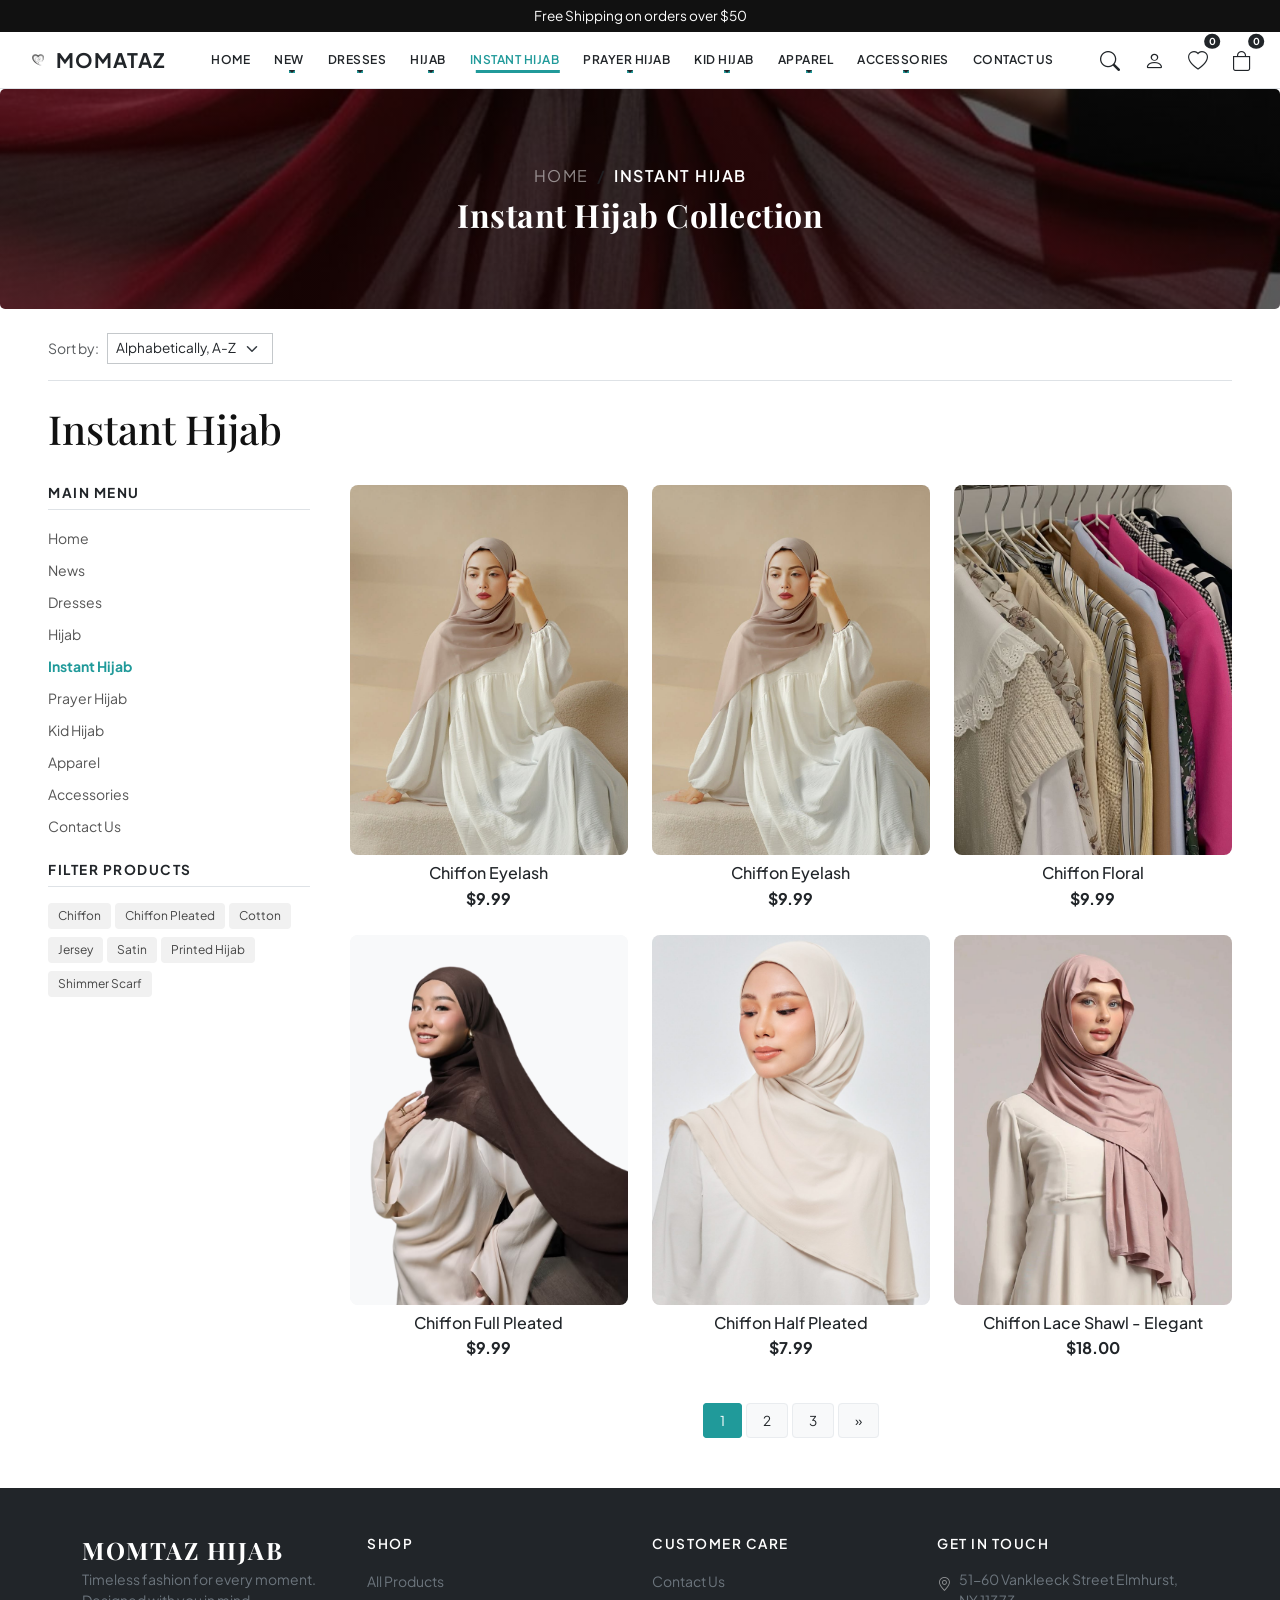
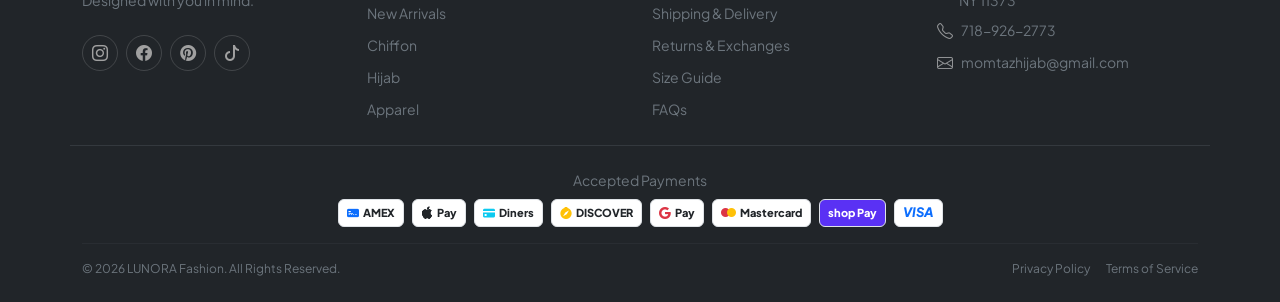
<file: dresses.html>
<!DOCTYPE html>
<html lang="en">

<head>
    <meta charset="UTF-8">
    <meta name="viewport" content="width=device-width, initial-scale=1.0">
    <title>LUNORA - Elevate Your Everyday Style</title>
    <!-- Bootstrap 5 CSS -->
    <link href="https://cdn.jsdelivr.net/npm/bootstrap@5.3.2/dist/css/bootstrap.min.css" rel="stylesheet">
    <!-- Bootstrap Icons -->
    <link rel="stylesheet" href="https://cdn.jsdelivr.net/npm/bootstrap-icons@1.11.1/font/bootstrap-icons.css">
    <!-- Custom CSS -->
    <link rel="stylesheet" href="CSS/style.css">
    <link rel="stylesheet" href="CSS/hijab.css">
    
    
</head>

<body>

    <!-- Top Announcement Bar -->
    <div class="announcement-bar text-center">
        Free Shipping on orders over $50
    </div>

    <!-- Navbar -->
    <nav class="navbar navbar-expand-lg navbar-light bg-white py-2 border-bottom sticky-top">
        <div class="container-fluid px-3 px-lg-4 d-flex align-items-center justify-content-between">

            <!-- Left Side: Brand Logo + Menu Button -->
            <div class="d-flex align-items-center gap-2">
                <!-- Brand Logo & Name -->
                <a class="navbar-brand fw-bold text-dark text-uppercase fs-5 tracking-wider me-1 d-inline-flex align-items-center mb-0"
                    href="#">
                    <img src="image/momataz.webp" alt="MOMATAZ" height="28" class="d-inline-block align-middle me-1"
                        onerror="this.style.display='none'">
                    <span class="fw-bold" style="letter-spacing: 1px;">MOMATAZ</span>
                </a>

                <!-- Mobile Menu Button -->
                <button
                    class="btn btn-link text-dark p-0 border-0 shadow-none d-lg-none text-decoration-none d-flex align-items-center gap-1 ms-1"
                    type="button" data-bs-toggle="offcanvas" data-bs-target="#mobileSidebarMenu">
                    <i class="bi bi-list fs-4"></i>
                    <span class="fw-medium text-dark" style="font-size: 0.9rem;">Menu</span>
                </button>
            </div>

            <!-- Desktop Navigation Links -->
            <div class="collapse navbar-collapse justify-content-center d-none d-lg-flex" id="mainNavbar">
                <ul class="navbar-nav gap-lg-2 text-uppercase fw-semibold my-0"
                    style="font-size: 0.75rem; letter-spacing: 0.5px;">
                    <li class="nav-item"><a class="nav-link  text-dark px-2 py-1" href="index.html">HOME</a></li>
                    <li class="nav-item dropdown">
                        <a class="nav-link dropdown-toggle  text-dark px-2 py-1" href="new.html" role="button">NEW</a>
                        <!--
                        <ul class="dropdown-menu border-0 shadow-sm rounded-0 p-1">
                            <li><a class="mega-menu-link py-1 px-3" href="#">Latest News</a></li>
                            <li><a class="mega-menu-link py-1 px-3" href="#">Events</a></li>
                        </ul>-->
                    </li>
                    <li class="nav-item dropdown">
                        <a class="nav-link dropdown-toggle text-dark px-2 py-1" href="#" role="button">DRESSES</a>
                        <ul class="dropdown-menu border-0 shadow-sm rounded-0 p-1">
                            <li><a class="mega-menu-link py-1 px-3" href="#">Chiffon</a></li>
                            <li><a class="mega-menu-link py-1 px-3" href="#">Dresses</a></li>
                        </ul>
                    </li>

                    <!-- Mega Dropdown Menu -->
                    <li class="nav-item dropdown position-static">
                        <a class="nav-link dropdown-toggle text-dark px-2 py-1" href="hijab.html"
                            role="button">HIJAB</a>

                        <div class="dropdown-menu mega-menu w-100 border-0 shadow-sm rounded-0 m-0 p-4">
                            <div class="container-fluid">
                                <div class="row g-4">

                                    <!-- Column 1: CHIFFON -->
                                    <div class="col-12 col-md-4 col-lg">
                                        <h6 class="mega-menu-heading">CHIFFON</h6>
                                        <ul class="list-unstyled p-0 m-0">
                                            <li><a class="mega-menu-link" href="#">Luxury Chiffon</a></li>
                                            <li><a class="mega-menu-link" href="#">Classic Chiffon</a></li>
                                            <li><a class="mega-menu-link" href="#">Chiffon Eyelash</a></li>
                                            <li><a class="mega-menu-link" href="#">Chiffon Shimmer</a></li>
                                            <li><a class="mega-menu-link" href="#">Chiffon with Fancy Stone</a></li>
                                            <li><a class="mega-menu-link" href="#">Chiffon Printed</a></li>
                                        </ul>
                                    </div>

                                    <!-- Column 2: CHIFFON PLEATED & COTTON -->
                                    <div class="col-12 col-md-4 col-lg">
                                        <h6 class="mega-menu-heading">CHIFFON PLEATED</h6>
                                        <ul class="list-unstyled p-0 mb-4">
                                            <li><a class="mega-menu-link" href="#">Chiffon Full Pleated</a></li>
                                            <li><a class="mega-menu-link" href="#">Chiffon Half Pleated</a></li>
                                            <li><a class="mega-menu-link" href="#">Chiffon Two Tone Pleated</a></li>
                                            <li><a class="mega-menu-link" href="#">Chiffon Pleated Laser Cut</a></li>
                                            <li><a class="mega-menu-link" href="#">Chiffon Flower Printed Pleated</a>
                                            </li>
                                        </ul>

                                        <h6 class="mega-menu-heading">COTTON</h6>
                                        <ul class="list-unstyled p-0 m-0">
                                            <li><a class="mega-menu-link" href="#">Lace Cotton</a></li>
                                            <li><a class="mega-menu-link" href="#">Crinkle Cotton</a></li>
                                        </ul>
                                    </div>

                                    <!-- Column 3: JERSEY -->
                                    <div class="col-12 col-md-4 col-lg">
                                        <h6 class="mega-menu-heading">JERSEY</h6>
                                        <ul class="list-unstyled p-0 m-0">
                                            <li><a class="mega-menu-link" href="#">Jersey Cotton</a></li>
                                            <li><a class="mega-menu-link" href="#">Jersey Wave</a></li>
                                            <li><a class="mega-menu-link" href="#">Jersey Cotton Ribbed</a></li>
                                        </ul>
                                    </div>

                                    <!-- Column 4: JERSEY JACQUARD & SUEDE -->
                                    <div class="col-12 col-md-4 col-lg">
                                        <h6 class="mega-menu-heading">JERSEY JACQUARD</h6>
                                        <ul class="list-unstyled p-0 mb-4">
                                            <li><a class="mega-menu-link" href="#">Jersey Jacquard</a></li>
                                            <li><a class="mega-menu-link" href="#">Jersey Jacquard Ribbed Block
                                                    Design</a></li>
                                            <li><a class="mega-menu-link" href="#">Jersey Ribbed Line</a></li>
                                            <li><a class="mega-menu-link" href="#">Jersey Jacquard Lines</a></li>
                                            <li><a class="mega-menu-link" href="#">Jersey Jacquard with Crystal</a></li>
                                        </ul>

                                        <h6 class="mega-menu-heading">SUEDE</h6>
                                    </div>

                                    <!-- Column 5: SATIN -->
                                    <div class="col-12 col-md-4 col-lg">
                                        <h6 class="mega-menu-heading">SATIN</h6>
                                        <ul class="list-unstyled p-0 m-0">
                                            <li><a class="mega-menu-link" href="#">Satin Silk</a></li>
                                            <li><a class="mega-menu-link" href="#">Satin Eyelash</a></li>
                                            <li><a class="mega-menu-link" href="#">Satin Silk Crepe</a></li>
                                        </ul>
                                    </div>

                                </div>
                            </div>
                        </div>
                    </li>

                    <li class="nav-item dropdown">
                        <a class="nav-link dropdown-toggle active text-dark px-2 py-1" href="instant_hijab.html"
                            role="button">INSTANT HIJAB</a>
                        <ul class="dropdown-menu border-0 shadow-sm rounded-0 p-1">
                            <li><a class="mega-menu-link py-1 px-3" href="#">Jersey Instant Hijab
                                </a></li>
                            <li><a class="mega-menu-link py-1 px-3" href="#"></a></li>
                        </ul>
                    </li>
                    <li class="nav-item dropdown">
                        <a class="nav-link dropdown-toggle text-dark px-2 py-1" href="prayer_hijab.html"
                            role="button">PRAYER HIJAB</a>
                        <ul class="dropdown-menu border-0 shadow-sm rounded-0 p-1">
                            <li><a class="mega-menu-link py-1 px-3" href="#">Prayer Hijab Set
                                </a></li>
                            <li><a class="mega-menu-link py-1 px-3" href="#">Prater Hijab Only
                                </a></li>
                        </ul>
                    </li>
                    <li class="nav-item dropdown">
                        <a class="nav-link dropdown-toggle text-dark px-2 py-1" href="kid_hijab.html" role="button">KID
                            HIJAB</a>
                        <ul class="dropdown-menu border-0 shadow-sm rounded-0 p-1">
                            <li><a class="mega-menu-link py-1 px-3" href="#">Sparkle Princess Hijab
                                </a></li>
                            <li><a class="mega-menu-link py-1 px-3" href="#">Star Kid Hijab
                                </a></li>
                        </ul>
                    </li>


                    <li class="nav-item dropdown">
                        <a class="nav-link dropdown-toggle text-dark px-2 py-1" href="#" role="button">Apparel</a>
                        <ul class="dropdown-menu border-0 shadow-sm rounded-0 p-1">
                            <li><a class="mega-menu-link py-1 px-3" href="#">cARDIGAN</a>
                                </a></li>
                            <li><a class="mega-menu-link py-1 px-3" href="#">PANTS
                                </a></li>
                                <li><a class="mega-menu-link py-1 px-3" href="#">TOP
                                </a></li>
                            <li><a class="mega-menu-link py-1 px-3" href="#">SKIRTS
                                </a></li>
                                 <li><a class="mega-menu-link py-1 px-3" href="#">SET
                                </a></li>
                        </ul>
                    </li>

                    <li class="nav-item dropdown position-static">
                        <a class="nav-link dropdown-toggle text-dark px-2 py-1" href="accessories.html"
                            role="button">ACCESSORIES</a>

                        <div class="dropdown-menu mega-menu w-100 border-0 shadow-sm rounded-0 m-0 p-4">
                            <div class="container-fluid">
                                <div class="row g-4">

                                    <!-- Column 1: CHIFFON -->
                                    <div class="col-12 col-md-4 col-lg">
                                        <h6 class="mega-menu-heading">ACCESSORIES</h6>
                                        <ul class="list-unstyled p-0 m-0">
                                            <li><a class="mega-menu-link" href="#">Luxury Chiffon</a></li>
                                            <li><a class="mega-menu-link" href="#">Classic Chiffon</a></li>
                                            <li><a class="mega-menu-link" href="#">Chiffon Eyelash</a></li>
                                            <li><a class="mega-menu-link" href="#">Chiffon Shimmer</a></li>
                                            <li><a class="mega-menu-link" href="#">Chiffon with Fancy Stone</a></li>
                                            <li><a class="mega-menu-link" href="#">Chiffon Printed</a></li>
                                        </ul>
                                    </div>

                                    <!-- Column 2: CHIFFON PLEATED & COTTON -->
                                    <div class="col-12 col-md-4 col-lg">
                                        <h6 class="mega-menu-heading">CHIFFON PLEATED</h6>
                                        <ul class="list-unstyled p-0 mb-4">
                                            <li><a class="mega-menu-link" href="#">Chiffon Full Pleated</a></li>
                                            <li><a class="mega-menu-link" href="#">Chiffon Half Pleated</a></li>
                                            <li><a class="mega-menu-link" href="#">Chiffon Two Tone Pleated</a></li>
                                            <li><a class="mega-menu-link" href="#">Chiffon Pleated Laser Cut</a></li>
                                            <li><a class="mega-menu-link" href="#">Chiffon Flower Printed Pleated</a>
                                            </li>
                                        </ul>

                                        <h6 class="mega-menu-heading">COTTON</h6>
                                        <ul class="list-unstyled p-0 m-0">
                                            <li><a class="mega-menu-link" href="#">Lace Cotton</a></li>
                                            <li><a class="mega-menu-link" href="#">Crinkle Cotton</a></li>
                                        </ul>
                                    </div>

                                    <!-- Column 3: JERSEY -->
                                    <div class="col-12 col-md-4 col-lg">
                                        <h6 class="mega-menu-heading">JERSEY</h6>
                                        <ul class="list-unstyled p-0 m-0">
                                            <li><a class="mega-menu-link" href="#">Jersey Cotton</a></li>
                                            <li><a class="mega-menu-link" href="#">Jersey Wave</a></li>
                                            <li><a class="mega-menu-link" href="#">Jersey Cotton Ribbed</a></li>
                                        </ul>
                                    </div>

                                    <!-- Column 4: JERSEY JACQUARD & SUEDE -->
                                    <div class="col-12 col-md-4 col-lg">
                                        <h6 class="mega-menu-heading">JERSEY JACQUARD</h6>
                                        <ul class="list-unstyled p-0 mb-4">
                                            <li><a class="mega-menu-link" href="#">Jersey Jacquard</a></li>
                                            <li><a class="mega-menu-link" href="#">Jersey Jacquard Ribbed Block
                                                    Design</a></li>
                                            <li><a class="mega-menu-link" href="#">Jersey Ribbed Line</a></li>
                                            <li><a class="mega-menu-link" href="#">Jersey Jacquard Lines</a></li>
                                            <li><a class="mega-menu-link" href="#">Jersey Jacquard with Crystal</a></li>
                                        </ul>

                                        <h6 class="mega-menu-heading">SUEDE</h6>
                                    </div>

                                    <!-- Column 5: SATIN -->
                                    <div class="col-12 col-md-4 col-lg">
                                        <h6 class="mega-menu-heading">SATIN</h6>
                                        <ul class="list-unstyled p-0 m-0">
                                            <li><a class="mega-menu-link" href="#">Satin Silk</a></li>
                                            <li><a class="mega-menu-link" href="#">Satin Eyelash</a></li>
                                            <li><a class="mega-menu-link" href="#">Satin Silk Crepe</a></li>
                                        </ul>
                                    </div>

                                </div>
                            </div>
                        </div>
                    </li>

                    <li class="nav-item"><a class="nav-link text-dark px-2 py-1" href="contact.html">CONTACT US</a></li>
                </ul>
            </div>

            <!-- Right Side Icons -->
            <div class="d-flex align-items-center gap-2 gap-sm-3">

                <!-- Expanding Search Box Container -->
                <div class="search-expand-wrapper position-relative d-flex align-items-center d-none d-lg-flex">
                    <input type="text" class="form-control search-expand-input shadow-none rounded-pill"
                        placeholder="Search..." id="searchExpandInput">
                    <button class="btn btn-link nav-icon-btn p-1 text-dark border-0 shadow-none search-expand-btn"
                        type="button" id="searchExpandBtn" title="Search">
                        <i class="bi bi-search fs-5"></i>
                    </button>
                </div>

                <!-- Account Icon -->
                <a href="account.html" class="nav-icon-btn text-dark p-1" title="Account">
                    <i class="bi bi-person fs-5"></i>
                </a>

                <!-- Wishlist Icon with Badge -->
                <a href="wishlist.html"
                    class="nav-icon-btn text-dark p-1 position-relative d-inline-flex align-items-center"
                    title="Wishlist">
                    <i class="bi bi-heart fs-5"></i>
                    <span
                        class="position-absolute top-0 start-100 translate-middle badge rounded-circle bg-dark text-white fw-bold badge-count"
                        style="font-size: 0.6rem; padding: 0.25em 0.45em;">0</span>
                </a>

                <!-- Cart Icon with Badge -->
                <button
                    class="btn btn-link nav-icon-btn text-dark p-1 position-relative d-inline-flex align-items-center border-0 shadow-none"
                    data-bs-toggle="offcanvas" data-bs-target="#cartOffcanvas" title="Cart">
                    <i class="bi bi-bag fs-5"></i>
                    <span
                        class="position-absolute top-0 start-100 translate-middle badge rounded-circle bg-dark text-white fw-bold badge-count"
                        style="font-size: 0.6rem; padding: 0.25em 0.45em;">0</span>
                </button>

            </div>



        </div>
    </nav>

    <!-- Mobile Drawer Sidebar -->
    <div class="offcanvas offcanvas-start mobile-sidebar border-end d-lg-none" tabindex="-1" id="mobileSidebarMenu"
        aria-labelledby="mobileSidebarMenuLabel" style="max-width: 310px;">

        <!-- Header: Brand + Close Button -->
        <div
            class="offcanvas-header border-bottom py-3 px-3 d-flex align-items-center justify-content-between bg-white">
            <a href="index.html" class="text-decoration-none d-flex align-items-center gap-2">
                <img src="image/momataz.webp" alt="MOMATAZ" height="24" onerror="this.style.display='none'">
                <span class="fw-bold text-dark tracking-wider"
                    style="letter-spacing: 1.5px; font-size: 1.1rem;">MOMATAZ</span>
            </a>
            <button type="button" class="btn-close shadow-none fs-7" data-bs-dismiss="offcanvas"
                aria-label="Close"></button>
        </div>

        <div class="offcanvas-body p-0 d-flex flex-column justify-content-between bg-white">
            <div>
                <!-- Search Box -->
                <div class="p-3 bg-light-subtle border-bottom">
                    <div class="input-group search-input-group rounded-2 overflow-hidden border">
                        <span class="input-group-text bg-white border-0 text-muted pe-1 ps-3">
                            <i class="bi bi-search fs-6"></i>
                        </span>
                        <input type="text" class="form-control border-0 shadow-none ps-2 py-2 fs-7"
                            placeholder="Search our store..." style="font-size: 0.875rem;">
                    </div>
                </div>

                <!-- Menu List (Accordion Style) -->
                <div class="accordion accordion-flush" id="sidebarMenuAccordion">

                    <!-- Home -->
                    <div class="border-bottom sidebar-single-link">
                        <a href="index.html" class="sidebar-single-link">Home</a>
                    </div>

                    <!-- News Dropdown -->
<div class="accordion-item border-0 border-bottom">

    <h2 class="accordion-header sidebar-single-link">
        <button class="sidebar-menu-btn collapsed"
            type="button"
            data-bs-toggle="collapse"
            data-bs-target="#collapseNews"
            aria-expanded="false">
            New
        </button>
    </h2>

    <div id="collapseNews"
        class="accordion-collapse collapse"
        data-bs-parent="#sidebarMenuAccordion">

        <div class="accordion-body py-2 px-4 bg-light-subtle">
            <a href="new.html" class="sub-item">
                All New In
            </a>
        </div>

    </div>

</div>

                    <!-- Dresses -->
                    <div class="accordion-item border-0 border-bottom">
                        <h2 class="accordion-header sidebar-single-link">
                            <button class="sidebar-menu-btn collapsed" type="button" data-bs-toggle="collapse"
                                data-bs-target="#collapseDresses">
                                Dresses
                            </button>
                        </h2>
                        <div id="collapseDresses" class="accordion-collapse collapse"
                            data-bs-parent="#sidebarMenuAccordion">
                            <div class="accordion-body py-2 px-4 bg-light-subtle">
                                <a href="#" class="sub-item">Chiffon</a>
                                <a href="#" class="sub-item">Dresses</a>
                            </div>
                        </div>
                    </div>

                    <!-- Hijab -->
                    <div class="accordion-item border-0 border-bottom">
                        <h2 class="accordion-header sidebar-single-link">
                            <button class="sidebar-menu-btn collapsed" type="button" data-bs-toggle="collapse"
                                data-bs-target="#collapseHijab">
                                Hijab
                            </button>
                        </h2>
                        <div id="collapseHijab" class="accordion-collapse collapse"
                            data-bs-parent="#sidebarMenuAccordion">
                            <div class="accordion-body py-2 px-4 bg-light-subtle">
                                <a href="hijab.html" class="sub-item fw-semibold text-accent">All Hijabs &rarr;</a>
                                <a href="#" class="sub-item">Luxury Chiffon</a>
                                <a href="#" class="sub-item">Classic Chiffon</a>
                                <a href="#" class="sub-item">Chiffon Eyelash</a>
                                <a href="#" class="sub-item">Chiffon Shimmer</a>
                                <a href="#" class="sub-item">Chiffon with Fancy Stone</a>
                                <a href="#" class="sub-item">Chiffon Printed</a>
                            </div>
                        </div>
                    </div>

                    <!-- Instant Hijab -->
                    <div class="accordion-item border-0 border-bottom">
                        <h2 class="accordion-header sidebar-single-link">
                            <button class="sidebar-menu-btn collapsed" type="button" data-bs-toggle="collapse"
                                data-bs-target="#collapseInstantHijab">
                                Instant Hijab
                            </button>
                        </h2>
                        <div id="collapseInstantHijab" class="accordion-collapse collapse"
                            data-bs-parent="#sidebarMenuAccordion">
                            <div class="accordion-body py-2 px-4 bg-light-subtle">
                                <a href="#" class="sub-item">Daily Instant</a>
                                <a href="#" class="sub-item">Sport Instant</a>
                            </div>
                        </div>
                    </div>

                    <!-- Prayer Hijab -->
                    <div class="accordion-item border-0 border-bottom">
                        <h2 class="accordion-header sidebar-single-link">
                            <button class="sidebar-menu-btn collapsed" type="button" data-bs-toggle="collapse"
                                data-bs-target="#collapsePrayerHijab">
                                Prayer Hijab
                            </button>
                        </h2>
                        <div id="collapsePrayerHijab" class="accordion-collapse collapse"
                            data-bs-parent="#sidebarMenuAccordion">
                            <div class="accordion-body py-2 px-4 bg-light-subtle">
                                <a href="#" class="sub-item">Travel Mukena</a>
                                <a href="#" class="sub-item">Regular Mukena</a>
                            </div>
                        </div>
                    </div>

                    <!-- Kid Hijab -->
                    <div class="accordion-item border-0 border-bottom">
                        <h2 class="accordion-header sidebar-single-link">
                            <button class="sidebar-menu-btn collapsed" type="button" data-bs-toggle="collapse"
                                data-bs-target="#collapseKidHijab">
                                Kid Hijab
                            </button>
                        </h2>
                        <div id="collapseKidHijab" class="accordion-collapse collapse"
                            data-bs-parent="#sidebarMenuAccordion">
                            <div class="accordion-body py-2 px-4 bg-light-subtle">
                                <a href="#" class="sub-item">Girls Hijab</a>
                            </div>
                        </div>
                    </div>

                    <!-- Apparel -->
                    <div class="accordion-item border-0 border-bottom">
                        <h2 class="accordion-header sidebar-single-link">
                            <button class="sidebar-menu-btn collapsed" type="button" data-bs-toggle="collapse"
                                data-bs-target="#collapseApparel">
                                Apparel
                            </button>
                        </h2>
                         <div id="collapseApparel" class="accordion-collapse collapse"
                            data-bs-parent="#sidebarMenuAccordion">
                            <div class="accordion-body py-2 px-4 bg-light-subtle">
                                <a href="#" class="sub-item">CARDIGAN</a>
                                <a href="#" class="sub-item">PANTS</a>
                                <a href="#" class="sub-item">Tops</a>
                                <a href="#" class="sub-item">SKIRTS</a>
                                <a href="#" class="sub-item">Tops</a>
                               
                            </div>
                        </div>
                    </div>

                    <!-- Accessories -->
                    <div class="accordion-item border-0 border-bottom">
                        <h2 class="accordion-header sidebar-single-link">
                            <button class="sidebar-menu-btn collapsed " type="button" data-bs-toggle="collapse"
                                data-bs-target="#collapseAccessories">
                                Accessories
                            </button>
                        </h2>
                        <div id="collapseAccessories" class="accordion-collapse collapse"
                            data-bs-parent="#sidebarMenuAccordion">
                            <div class="accordion-body py-2 px-4 bg-light-subtle ">
                                <a href="#" class="sub-item">Brooch</a>
                                <a href="#" class="sub-item">Inner Hijab</a>
                            </div>
                        </div>
                    </div>

                    <!-- Contact Us -->
                    <div class="border-bottom sidebar-single-link">
                        <a href="contact.html" class="sidebar-single-link">Contact Us</a>
                    </div>

                </div>
            </div>

            <!-- Bottom Account & Auth Area -->
            <div class="p-3 border-top bg-light-subtle mt-3">
                <div class="d-flex align-items-center gap-2 mb-3 text-dark">
                    <i class="bi bi-person-circle fs-5"></i>
                    <span class="fw-medium fs-7">User Account</span>
                </div>
                <div class="row g-2">
                    <div class="col-6">
                        <a href="login.html" class="btn btn-outline-dark btn-sm w-100 py-2 fw-medium rounded-2 fs-8">Log
                            In</a>
                    </div>
                    <div class="col-6">
                        <a href="register.html" class="btn btn-dark btn-sm w-100 py-2 fw-medium rounded-2 fs-8"
                            style="background-color: var(--primary, #111111);">Register</a>
                    </div>
                </div>
            </div>

        </div>
    </div>


    <div class="page-header position-relative d-flex align-items-center justify-content-center text-center text-white overflow-hidden"
        style="background: linear-gradient(rgba(0, 0, 0, 0.5), rgba(0, 0, 0, 0.5)), url('image/hijab_img.jpg') no-repeat center center / cover; min-height: 220px; border-radius: 5px;">

        <div class="position-relative z-1 p-4">
            <nav aria-label="breadcrumb" class="mb-2">
                <ol class="breadcrumb mb-0 small text-uppercase justify-content-center" style="letter-spacing: 1.5px;">
                    <li class="breadcrumb-item">
                        <a href="index.html" class="text-white-50 text-decoration-none breadcrumb-link">Home</a>
                    </li>
                    <li class="breadcrumb-item active text-white fw-semibold" aria-current="page">
                        Instant Hijab
                    </li>
                </ol>
            </nav>

            <h1 class="h2 fw-bold mb-0 text-white"
                style="font-family: 'Playfair Display', serif; letter-spacing: 0.5px;">
                Instant Hijab Collection
            </h1>
        </div>
    </div>

    <!-- Hijab Collection  -->
    <main class="py-4 bg-white">
        <div class="container-fluid px-lg-5">
           
            <!-- Page Header & Top Breadcrumb / Title Bar -->
            <div class="d-flex justify-content-between align-items-center mb-4 pb-3 border-bottom">

                <!-- Top Sort Options -->
                <div class="d-flex align-items-center gap-2">
                    <label for="sortSelect" class="small text-muted text-nowrap d-none d-sm-inline">Sort by:</label>
                    <select class="form-select form-select-sm rounded-0 border-secondary-subtle fs-7" id="sortSelect"
                        style="min-width: 160px;">
                        <option selected>Alphabetically, A-Z</option>
                        <option value="1">Price, low to high</option>
                        <option value="2">Price, high to low</option>
                        <option value="3">Date, new to old</option>
                    </select>
                </div>
            </div>

            <!-- Main Content Layout -->
            <div class="row g-4">
                 <h1>Instant Hijab</h1>
                <!-- Left Sidebar Filter (Col 3) -->
                <aside class="col-lg-3 col-md-4 d-none d-md-block">
                    <div class="pe-lg-3">

                        <!-- Navigation Categories -->
                        <div class="filter-group mb-4">
                            <h6 class="fw-bold text-uppercase fs-7 mb-3 pb-2 border-bottom tracking-wider text-dark">
                                Main Menu</h6>
                            <ul class="list-unstyled sidebar-menu d-flex flex-column gap-2 mb-0">
                                <li><a href="index.html" class="sidebar-link">Home</a></li>
                                <li><a href="news.html" class="sidebar-link">News</a></li>
                                <li><a href="dresses.html" class="sidebar-link">Dresses</a></li>
                                <li><a href="hijab.html" class="sidebar-link ">Hijab</a></li>
                                <li><a href="instant-hijab.html" class="sidebar-link active fw-bold text-accent">Instant
                                        Hijab</a></li>
                                <li><a href="prayer-hijab.html" class="sidebar-link">Prayer Hijab</a></li>
                                <li><a href="kid-hijab.html" class="sidebar-link">Kid Hijab</a></li>
                                <li><a href="apparel.html" class="sidebar-link">Apparel</a></li>
                                <li><a href="accessories.html" class="sidebar-link">Accessories</a></li>
                                <li><a href="contact.html" class="sidebar-link">Contact Us</a></li>
                            </ul>
                        </div>

                        <!-- Filter Tag Pills -->
                        <div class="filter-group mb-4">
                            <h6 class="fw-bold text-uppercase fs-7 mb-3 pb-2 border-bottom tracking-wider text-dark">
                                Filter Products</h6>
                            <div class="d-flex flex-wrap gap-1">
                                <a href="#" class="badge-filter">Chiffon</a>
                                <a href="#" class="badge-filter">Chiffon Pleated</a>
                                <a href="#" class="badge-filter">Cotton</a>
                                <a href="#" class="badge-filter">Jersey</a>
                                <a href="#" class="badge-filter">Satin</a>
                                <a href="#" class="badge-filter">Printed Hijab</a>
                                <a href="#" class="badge-filter">Shimmer Scarf</a>
                            </div>
                        </div>

                    </div>
                </aside>

                <!-- Product Listing Grid (Col 9) -->
                <section class="col-lg-9 col-md-8">
                    <div class="row g-3 g-xl-4">

                        <!-- Product 1 -->
                        <div class="col-6 col-lg-4">
                            <div class="product-card position-relative overflow-hidden rounded-3 mb-2">
                                <div
                                    class="product-actions position-absolute top-0 end-0 m-3 d-flex flex-column gap-2 z-2">
                                    <button class="btn btn-light btn-action-icon rounded-circle shadow-sm"
                                        title="Add to Wishlist"><i class="bi bi-heart"></i></button>

                                </div>
                                <div class="product-img-wrapper overflow-hidden bg-light">
                                    <img src="image/chiffron.jpg" alt="Chiffon Eyelash"
                                        class="img-fluid w-100 object-fit-cover product-img">
                                </div>
                                <div class="quick-add-wrapper position-absolute bottom-0 start-0 w-100 p-3 z-2">
                                    <a href="product_detail.html" class="text-decoration-none"><button
                                            class="btn btn-dark w-100 py-2 rounded-2 fs-7 fw-medium d-flex align-items-center justify-content-center gap-2">
                                            <i class="bi bi-bag-plus fs-6 "></i> Quick View
                                        </button></a>
                                </div>
                            </div>
                            <div class="text-center product-info">
                                <h6 class="fw-medium mb-1 fs-6 text-truncate"><a href="#"
                                        class="text-dark text-decoration-none">Chiffon Eyelash</a></h6>
                                <div class="fw-bold text-dark fs-6">$9.99</div>
                            </div>
                        </div>

                        <!-- Product 2 -->
                        <div class="col-6 col-lg-4">
                            <div class="product-card position-relative overflow-hidden rounded-3 mb-2">
                                <div
                                    class="product-actions position-absolute top-0 end-0 m-3 d-flex flex-column gap-2 z-2">
                                    <button class="btn btn-light btn-action-icon rounded-circle shadow-sm"
                                        title="Add to Wishlist"><i class="bi bi-heart"></i></button>

                                </div>
                                <div class="product-img-wrapper overflow-hidden bg-light">
                                    <img src="image/chiffron.jpg" alt="Chiffon Eyelash"
                                        class="img-fluid w-100 object-fit-cover product-img">
                                </div>
                                <div class="quick-add-wrapper position-absolute bottom-0 start-0 w-100 p-3 z-2">
                                    <button
                                        class="btn btn-dark w-100 py-2 rounded-2 fs-7 fw-medium d-flex align-items-center justify-content-center gap-2">
                                        <i class="bi bi-bag-plus fs-6"></i> Quick view
                                    </button>
                                </div>
                            </div>
                            <div class="text-center product-info">
                                <h6 class="fw-medium mb-1 fs-6 text-truncate"><a href="#"
                                        class="text-dark text-decoration-none">Chiffon Eyelash</a></h6>
                                <div class="fw-bold text-dark fs-6">$9.99</div>
                            </div>
                        </div>

                        <!-- Product 3 -->
                        <div class="col-6 col-lg-4">
                            <div class="product-card position-relative overflow-hidden rounded-3 mb-2">
                                <div
                                    class="product-actions position-absolute top-0 end-0 m-3 d-flex flex-column gap-2 z-2">
                                    <button class="btn btn-light btn-action-icon rounded-circle shadow-sm"
                                        title="Add to Wishlist"><i class="bi bi-heart"></i></button>

                                </div>
                                <div class="product-img-wrapper overflow-hidden bg-light">
                                    <img src="image/Apparel.jpg" alt="Chiffon Floral"
                                        class="img-fluid w-100 object-fit-cover product-img">
                                </div>
                                <div class="quick-add-wrapper position-absolute bottom-0 start-0 w-100 p-3 z-2">
                                    <button
                                        class="btn btn-dark w-100 py-2 rounded-2 fs-7 fw-medium d-flex align-items-center justify-content-center gap-2">
                                        <i class="bi bi-bag-plus fs-6"></i> Quick View
                                    </button>
                                </div>
                            </div>
                            <div class="text-center product-info">
                                <h6 class="fw-medium mb-1 fs-6 text-truncate"><a href="#"
                                        class="text-dark text-decoration-none">Chiffon Floral</a></h6>
                                <div class="fw-bold text-dark fs-6">$9.99</div>
                            </div>
                        </div>

                        <!-- Product 4 -->
                        <div class="col-6 col-lg-4">
                            <div class="product-card position-relative overflow-hidden rounded-3 mb-2">
                                <div
                                    class="product-actions position-absolute top-0 end-0 m-3 d-flex flex-column gap-2 z-2">
                                    <button class="btn btn-light btn-action-icon rounded-circle shadow-sm"
                                        title="Add to Wishlist"><i class="bi bi-heart"></i></button>

                                </div>
                                <div class="product-img-wrapper overflow-hidden bg-light">
                                    <img src="image/bg.png" alt="Chiffon Full Pleated"
                                        class="img-fluid w-100 object-fit-cover product-img">
                                </div>
                                <div class="quick-add-wrapper position-absolute bottom-0 start-0 w-100 p-3 z-2">
                                    <button
                                        class="btn btn-dark w-100 py-2 rounded-2 fs-7 fw-medium d-flex align-items-center justify-content-center gap-2">
                                        <i class="bi bi-bag-plus fs-6"></i> Quick View
                                    </button>
                                </div>
                            </div>
                            <div class="text-center product-info">
                                <h6 class="fw-medium mb-1 fs-6 text-truncate"><a href="#"
                                        class="text-dark text-decoration-none">Chiffon Full Pleated</a></h6>
                                <div class="fw-bold text-dark fs-6">$9.99</div>
                            </div>
                        </div>

                        <!-- Product 5 -->
                        <div class="col-6 col-lg-4">
                            <div class="product-card position-relative overflow-hidden rounded-3 mb-2">
                                <div
                                    class="product-actions position-absolute top-0 end-0 m-3 d-flex flex-column gap-2 z-2">
                                    <button class="btn btn-light btn-action-icon rounded-circle shadow-sm"
                                        title="Add to Wishlist"><i class="bi bi-heart"></i></button>

                                </div>
                                <div class="product-img-wrapper overflow-hidden bg-light">
                                    <img src="image/Instant Hijab.jpg" alt="Chiffon Half Pleated"
                                        class="img-fluid w-100 object-fit-cover product-img">
                                </div>
                                <div class="quick-add-wrapper position-absolute bottom-0 start-0 w-100 p-3 z-2">
                                    <button
                                        class="btn btn-dark w-100 py-2 rounded-2 fs-7 fw-medium d-flex align-items-center justify-content-center gap-2">
                                        <i class="bi bi-bag-plus fs-6"></i> Quick View
                                    </button>
                                </div>
                            </div>
                            <div class="text-center product-info">
                                <h6 class="fw-medium mb-1 fs-6 text-truncate"><a href="#"
                                        class="text-dark text-decoration-none">Chiffon Half Pleated</a></h6>
                                <div class="fw-bold text-dark fs-6">$7.99</div>
                            </div>
                        </div>

                        <!-- Product 6 -->
                        <div class="col-6 col-lg-4">
                            <div class="product-card position-relative overflow-hidden rounded-3 mb-2">
                                <div
                                    class="product-actions position-absolute top-0 end-0 m-3 d-flex flex-column gap-2 z-2">
                                    <button class="btn btn-light btn-action-icon rounded-circle shadow-sm"
                                        title="Add to Wishlist"><i class="bi bi-heart"></i></button>

                                </div>
                                <div class="product-img-wrapper overflow-hidden bg-light">
                                    <img src="image/Prayer Hijab.jpg" alt="Chiffon Lace Shawl"
                                        class="img-fluid w-100 object-fit-cover product-img">
                                </div>
                                <div class="quick-add-wrapper position-absolute bottom-0 start-0 w-100 p-3 z-2">
                                    <button
                                        class="btn btn-dark w-100 py-2 rounded-2 fs-7 fw-medium d-flex align-items-center justify-content-center gap-2">
                                        <i class="bi bi-bag-plus fs-6"></i> Quick View
                                    </button>
                                </div>
                            </div>
                            <div class="text-center product-info">
                                <h6 class="fw-medium mb-1 fs-6 text-truncate"><a href="#"
                                        class="text-dark text-decoration-none">Chiffon Lace Shawl - Elegant</a></h6>
                                <div class="fw-bold text-dark fs-6">$18.00</div>
                            </div>
                        </div>

                    </div>

                    <!-- Pagination Controls -->
                    <div class="d-flex justify-content-center mt-5 mb-3">
                        <nav aria-label="Page navigation">
                            <ul class="pagination pagination-sm gap-1">
                                <li class="page-item active"><a
                                        class="page-item-link px-3 py-2 text-decoration-none rounded-1" href="#">1</a>
                                </li>
                                <li class="page-item"><a
                                        class="page-item-link px-3 py-2 text-decoration-none rounded-1 text-dark"
                                        href="#">2</a></li>
                                <li class="page-item"><a
                                        class="page-item-link px-3 py-2 text-decoration-none rounded-1 text-dark"
                                        href="#">3</a></li>
                                <li class="page-item"><a
                                        class="page-item-link px-3 py-2 text-decoration-none rounded-1 text-dark"
                                        href="#">&raquo;</a></li>
                            </ul>
                        </nav>
                    </div>
                </section>

            </div>
        </div>
    </main>

    <!-- Footer Section -->
    <footer class="bg-dark text-white pt-5 pb-4">
        <div class="container">
            <div class="row g-4 pb-4 border-bottom border-secondary border-opacity-25">

                <!-- Column 1: Brand & Social Links -->
                <div class="col-6 col-lg-3">
                    <h4 class="brand-logo mb-1 text-white fw-bold tracking-wider">MOMTAZ HIJAB</h4>
                    <!-- <span class="sub-title text-uppercase text-muted fs-8 tracking-widest d-block mb-3">FASHION</span> -->
                    <p class="text-secondary small mb-4 pe-lg-3">
                        Timeless fashion for every moment. Designed with you in mind.
                    </p>
                    <div class="d-flex gap-2">
                        <a href="#" class="social-icon-btn" title="Instagram"><i class="bi bi-instagram"></i></a>
                        <a href="#" class="social-icon-btn" title="Facebook"><i class="bi bi-facebook"></i></a>
                        <a href="#" class="social-icon-btn" title="Pinterest"><i class="bi bi-pinterest"></i></a>
                        <a href="#" class="social-icon-btn" title="TikTok"><i class="bi bi-tiktok"></i></a>
                    </div>
                </div>

                <!-- Column 2: Quick Links (Shop) -->
                <div class="col-6 col-lg-3">
                    <h6 class="text-uppercase fs-7 mb-3 text-white tracking-wider fw-semibold">Shop</h6>
                    <ul class="list-unstyled d-flex flex-column gap-2 mb-0 footer-links">
                        <li><a href="#" class="text-secondary text-decoration-none small">All Products</a></li>
                        <li><a href="#" class="text-secondary text-decoration-none small">New Arrivals</a></li>
                        <li><a href="#" class="text-secondary text-decoration-none small">Chiffon</a></li>
                        <li><a href="#" class="text-secondary text-decoration-none small">Hijab</a></li>
                        <li><a href="#" class="text-secondary text-decoration-none small">Apparel</a></li>
                    </ul>
                </div>

                <!-- Column 3: Quick Links (Customer Care) -->
                <div class="col-6 col-lg-3">
                    <h6 class="text-uppercase fs-7 mb-3 text-white tracking-wider fw-semibold">Customer Care</h6>
                    <ul class="list-unstyled d-flex flex-column gap-2 mb-0 footer-links">
                        <li><a href="#" class="text-secondary text-decoration-none small">Contact Us</a></li>
                        <li><a href="#" class="text-secondary text-decoration-none small">Shipping & Delivery</a></li>
                        <li><a href="#" class="text-secondary text-decoration-none small">Returns & Exchanges</a></li>
                        <li><a href="#" class="text-secondary text-decoration-none small">Size Guide</a></li>
                        <li><a href="#" class="text-secondary text-decoration-none small">FAQs</a></li>
                    </ul>
                </div>

                <!-- Column 4: Contact Info -->
                <div class="col-6 col-lg-3">
                    <h6 class="text-uppercase fs-7 mb-3 text-white tracking-wider fw-semibold">Get in Touch</h6>
                    <ul class="list-unstyled d-flex flex-column gap-2 mb-0 footer-contact">
                        <li class="d-flex align-items-start gap-2 text-secondary small">
                            <i class="bi bi-geo-alt mt-1 text-white-50"></i>
                            <span>51-60 Vankleeck Street Elmhurst, NY 11373</span>
                        </li>
                        <li class="d-flex align-items-center gap-2">
                            <i class="bi bi-telephone text-white-50"></i>
                            <a href="tel:7189262773" class="text-secondary text-decoration-none small">718-926-2773</a>
                        </li>
                        <li class="d-flex align-items-center gap-2">
                            <i class="bi bi-envelope text-white-50"></i>
                            <a href="mailto:momtazhijab@gmail.com"
                                class="text-secondary text-decoration-none small">momtazhijab@gmail.com</a>
                        </li>
                    </ul>
                </div>

            </div>

            <!-- Accepted Payments Section -->
            <div class="text-center pt-4 pb-3">
                <p class="text-secondary small mb-2">Accepted Payments</p>
                <div class="d-flex flex-wrap justify-content-center align-items-center gap-2">
                    <span class="badge bg-white text-dark px-2 py-1 rounded border d-inline-flex align-items-center"
                        style="height: 28px;">
                        <i class="bi bi-credit-card-2-front-fill text-primary me-1"></i> <strong
                            style="font-size: 11px;">AMEX</strong>
                    </span>
                    <span class="badge bg-white text-dark px-2 py-1 rounded border d-inline-flex align-items-center"
                        style="height: 28px;">
                        <i class="bi bi-apple me-1"></i> <strong style="font-size: 11px;">Pay</strong>
                    </span>
                    <span class="badge bg-white text-dark px-2 py-1 rounded border d-inline-flex align-items-center"
                        style="height: 28px;">
                        <i class="bi bi-credit-card-fill text-info me-1"></i> <strong
                            style="font-size: 11px;">Diners</strong>
                    </span>
                    <span class="badge bg-white text-dark px-2 py-1 rounded border d-inline-flex align-items-center"
                        style="height: 28px;">
                        <i class="bi bi-compass-fill text-warning me-1"></i> <strong
                            style="font-size: 11px;">DISCOVER</strong>
                    </span>
                    <span class="badge bg-white text-dark px-2 py-1 rounded border d-inline-flex align-items-center"
                        style="height: 28px;">
                        <i class="bi bi-google me-1 text-danger"></i> <strong style="font-size: 11px;">Pay</strong>
                    </span>
                    <span class="badge bg-white text-dark px-2 py-1 rounded border d-inline-flex align-items-center"
                        style="height: 28px;">
                        <i class="bi bi-circle-fill text-danger" style="font-size: 9px;"></i>
                        <i class="bi bi-circle-fill text-warning me-1" style="font-size: 9px; margin-left: -3px;"></i>
                        <strong style="font-size: 11px;">Mastercard</strong>
                    </span>
                    <span class="badge bg-primary text-white px-2 py-1 rounded border d-inline-flex align-items-center"
                        style="height: 28px; background-color: #5a31f4 !important;">
                        <strong style="font-size: 11px;">shop Pay</strong>
                    </span>
                    <span class="badge bg-white text-primary px-2 py-1 rounded border d-inline-flex align-items-center"
                        style="height: 28px;">
                        <strong class="fst-italic" style="font-size: 13px;">VISA</strong>
                    </span>
                </div>
            </div>

            <!-- Footer Bottom Bar -->
            <div
                class="d-flex flex-column flex-md-row align-items-center justify-content-between pt-3 border-top border-secondary border-opacity-10 small text-secondary">
                <p class="mb-2 mb-md-0 fs-8">&copy; 2026 LUNORA Fashion. All Rights Reserved.</p>
                <div class="d-flex gap-3 fs-8">
                    <a href="#" class="text-secondary text-decoration-none">Privacy Policy</a>
                    <a href="#" class="text-secondary text-decoration-none">Terms of Service</a>
                </div>
            </div>
        </div>
    </footer>

    <script>
        document.addEventListener('DOMContentLoaded', function () {
            const searchWrapper = document.querySelector('.search-expand-wrapper');
            const searchBtn = document.getElementById('searchExpandBtn');
            const searchInput = document.getElementById('searchExpandInput');

            searchBtn.addEventListener('click', function (e) {
                e.stopPropagation();
                searchWrapper.classList.toggle('active');
                if (searchWrapper.classList.contains('active')) {
                    searchInput.focus();
                }
            });

            // အပြင်ဘက်ကို Click နှိပ်လိုက်လျှင် Search Box ပြန်ကျုံ့သွားမည်
            document.addEventListener('click', function (e) {
                if (!searchWrapper.contains(e.target)) {
                    searchWrapper.classList.remove('active');
                }
            });
        });

    </script>



    <!-- Bootstrap 5 JS Bundle -->
    <script src="https://cdn.jsdelivr.net/npm/bootstrap@5.3.2/dist/js/bootstrap.bundle.min.js"></script>
</body>

</html>
</file>
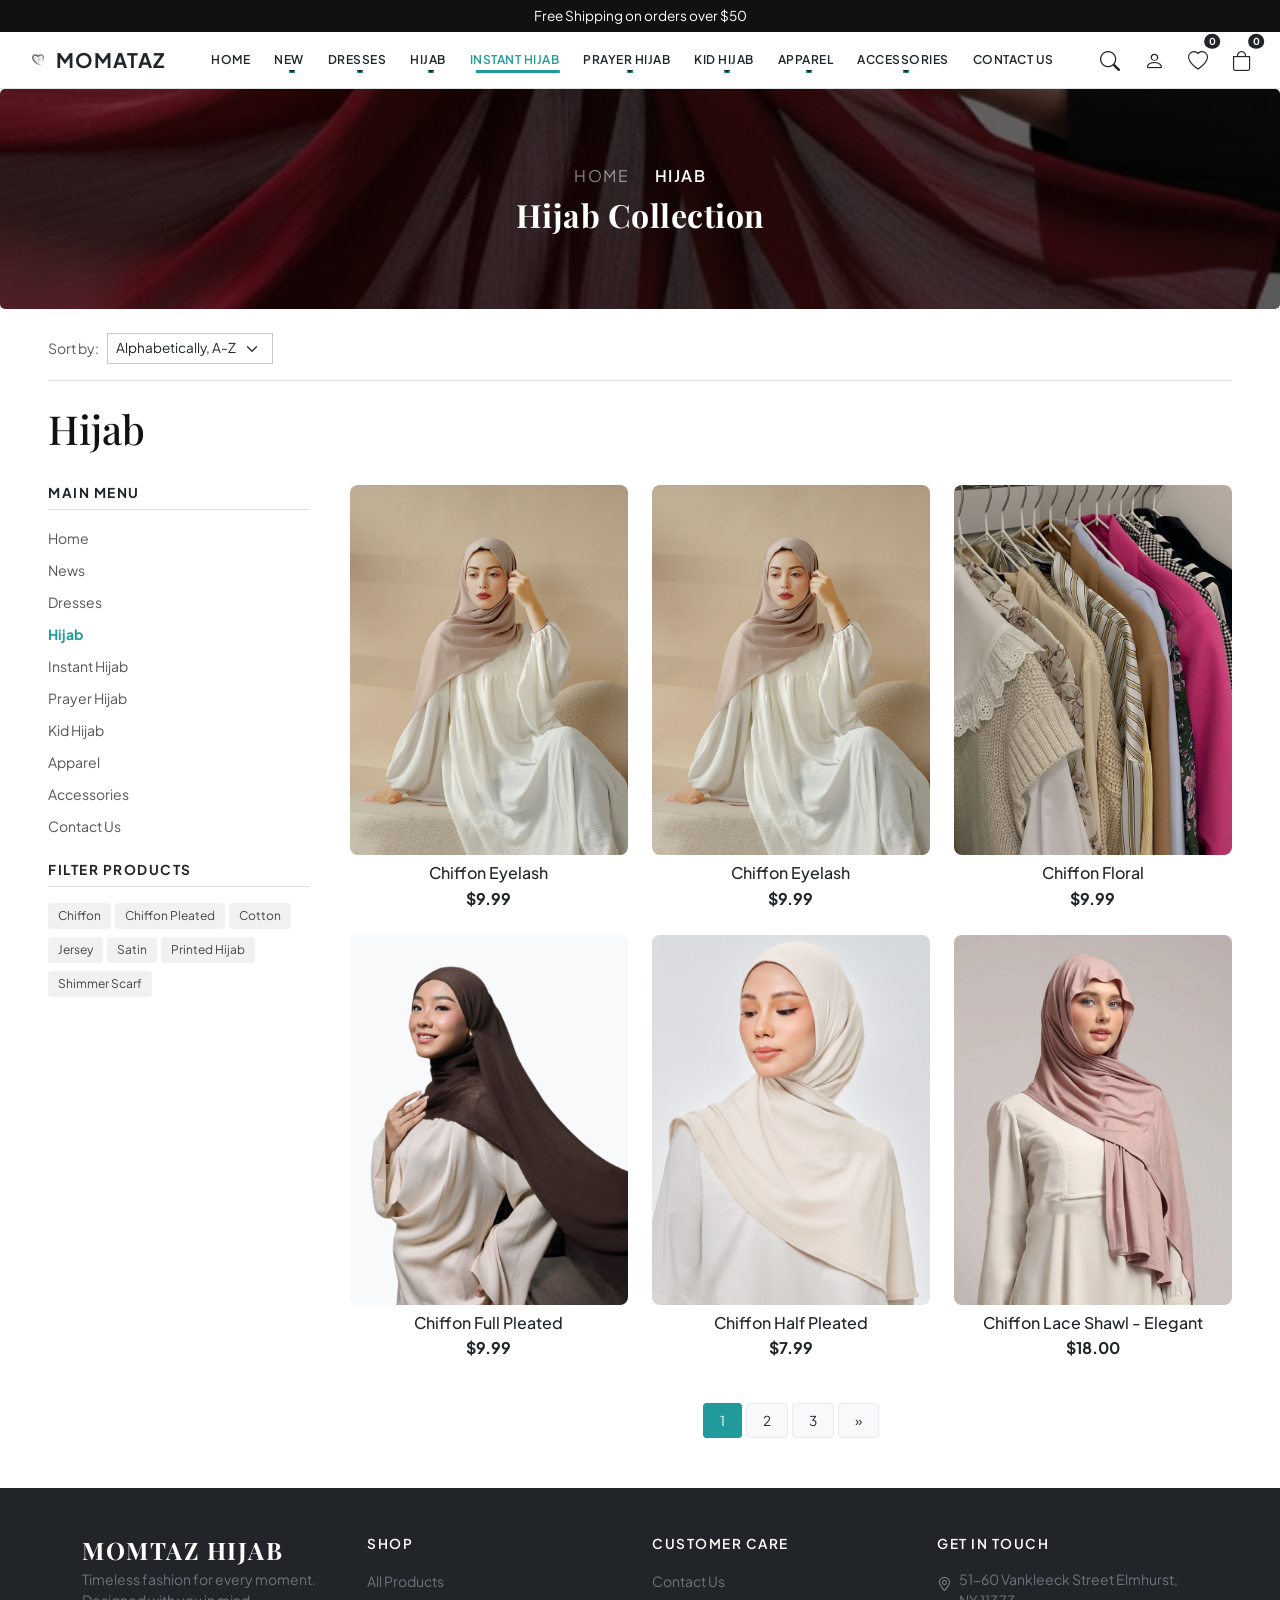
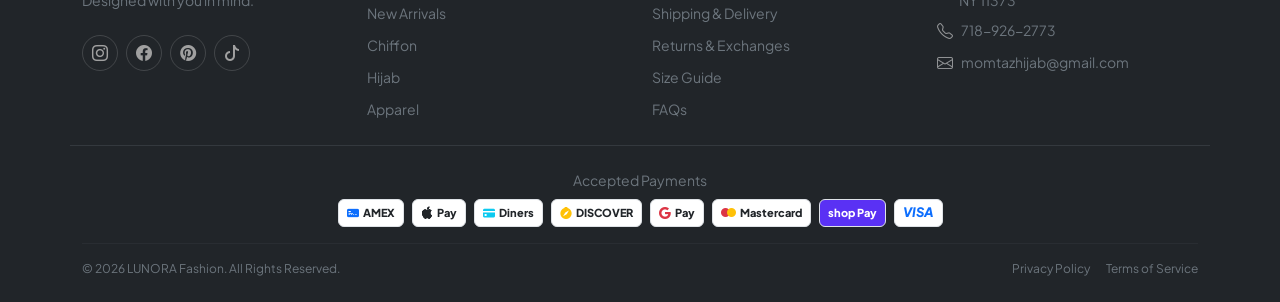
<file: hijab.html>
<!DOCTYPE html>
<html lang="en">

<head>
    <meta charset="UTF-8">
    <meta name="viewport" content="width=device-width, initial-scale=1.0">
    <title>LUNORA - Elevate Your Everyday Style</title>
    <!-- Bootstrap 5 CSS -->
    <link href="https://cdn.jsdelivr.net/npm/bootstrap@5.3.2/dist/css/bootstrap.min.css" rel="stylesheet">
    <!-- Bootstrap Icons -->
    <link rel="stylesheet" href="https://cdn.jsdelivr.net/npm/bootstrap-icons@1.11.1/font/bootstrap-icons.css">
    <!-- Custom CSS -->
    <link rel="stylesheet" href="CSS/style.css">
    <link rel="stylesheet" href="CSS/hijab.css">
    
    
</head>

<body>

    <!-- Top Announcement Bar -->
    <div class="announcement-bar text-center">
        Free Shipping on orders over $50
    </div>

    <!-- Navbar -->
    <nav class="navbar navbar-expand-lg navbar-light bg-white py-2 border-bottom sticky-top">
        <div class="container-fluid px-3 px-lg-4 d-flex align-items-center justify-content-between">

            <!-- Left Side: Brand Logo + Menu Button -->
            <div class="d-flex align-items-center gap-2">
                <!-- Brand Logo & Name -->
                <a class="navbar-brand fw-bold text-dark text-uppercase fs-5 tracking-wider me-1 d-inline-flex align-items-center mb-0"
                    href="#">
                    <img src="image/momataz.webp" alt="MOMATAZ" height="28" class="d-inline-block align-middle me-1"
                        onerror="this.style.display='none'">
                    <span class="fw-bold" style="letter-spacing: 1px;">MOMATAZ</span>
                </a>

                <!-- Mobile Menu Button -->
                <button
                    class="btn btn-link text-dark p-0 border-0 shadow-none d-lg-none text-decoration-none d-flex align-items-center gap-1 ms-1"
                    type="button" data-bs-toggle="offcanvas" data-bs-target="#mobileSidebarMenu">
                    <i class="bi bi-list fs-4"></i>
                    <span class="fw-medium text-dark" style="font-size: 0.9rem;">Menu</span>
                </button>
            </div>

            <!-- Desktop Navigation Links -->
            <div class="collapse navbar-collapse justify-content-center d-none d-lg-flex" id="mainNavbar">
                <ul class="navbar-nav gap-lg-2 text-uppercase fw-semibold my-0"
                    style="font-size: 0.75rem; letter-spacing: 0.5px;">
                    <li class="nav-item"><a class="nav-link  text-dark px-2 py-1" href="index.html">HOME</a></li>
                    <li class="nav-item dropdown">
                        <a class="nav-link dropdown-toggle  text-dark px-2 py-1" href="new.html" role="button">NEW</a>
                        <!--
                        <ul class="dropdown-menu border-0 shadow-sm rounded-0 p-1">
                            <li><a class="mega-menu-link py-1 px-3" href="#">Latest News</a></li>
                            <li><a class="mega-menu-link py-1 px-3" href="#">Events</a></li>
                        </ul>
                        -->
                    </li>
                    <li class="nav-item dropdown">
                        <a class="nav-link dropdown-toggle text-dark px-2 py-1" href="#" role="button">DRESSES</a>
                        <ul class="dropdown-menu border-0 shadow-sm rounded-0 p-1">
                            <li><a class="mega-menu-link py-1 px-3" href="#">Chiffon</a></li>
                            <li><a class="mega-menu-link py-1 px-3" href="#">Dresses</a></li>
                        </ul>
                    </li>

                    <!-- Mega Dropdown Menu -->
                    <li class="nav-item dropdown position-static">
                        <a class="nav-link dropdown-toggle text-dark px-2 py-1" href="hijab.html"
                            role="button">HIJAB</a>

                        <div class="dropdown-menu mega-menu w-100 border-0 shadow-sm rounded-0 m-0 p-4">
                            <div class="container-fluid">
                                <div class="row g-4">

                                    <!-- Column 1: CHIFFON -->
                                    <div class="col-12 col-md-4 col-lg">
                                        <h6 class="mega-menu-heading">CHIFFON</h6>
                                        <ul class="list-unstyled p-0 m-0">
                                            <li><a class="mega-menu-link" href="#">Luxury Chiffon</a></li>
                                            <li><a class="mega-menu-link" href="#">Classic Chiffon</a></li>
                                            <li><a class="mega-menu-link" href="#">Chiffon Eyelash</a></li>
                                            <li><a class="mega-menu-link" href="#">Chiffon Shimmer</a></li>
                                            <li><a class="mega-menu-link" href="#">Chiffon with Fancy Stone</a></li>
                                            <li><a class="mega-menu-link" href="#">Chiffon Printed</a></li>
                                        </ul>
                                    </div>

                                    <!-- Column 2: CHIFFON PLEATED & COTTON -->
                                    <div class="col-12 col-md-4 col-lg">
                                        <h6 class="mega-menu-heading">CHIFFON PLEATED</h6>
                                        <ul class="list-unstyled p-0 mb-4">
                                            <li><a class="mega-menu-link" href="#">Chiffon Full Pleated</a></li>
                                            <li><a class="mega-menu-link" href="#">Chiffon Half Pleated</a></li>
                                            <li><a class="mega-menu-link" href="#">Chiffon Two Tone Pleated</a></li>
                                            <li><a class="mega-menu-link" href="#">Chiffon Pleated Laser Cut</a></li>
                                            <li><a class="mega-menu-link" href="#">Chiffon Flower Printed Pleated</a>
                                            </li>
                                        </ul>

                                        <h6 class="mega-menu-heading">COTTON</h6>
                                        <ul class="list-unstyled p-0 m-0">
                                            <li><a class="mega-menu-link" href="#">Lace Cotton</a></li>
                                            <li><a class="mega-menu-link" href="#">Crinkle Cotton</a></li>
                                        </ul>
                                    </div>

                                    <!-- Column 3: JERSEY -->
                                    <div class="col-12 col-md-4 col-lg">
                                        <h6 class="mega-menu-heading">JERSEY</h6>
                                        <ul class="list-unstyled p-0 m-0">
                                            <li><a class="mega-menu-link" href="#">Jersey Cotton</a></li>
                                            <li><a class="mega-menu-link" href="#">Jersey Wave</a></li>
                                            <li><a class="mega-menu-link" href="#">Jersey Cotton Ribbed</a></li>
                                        </ul>
                                    </div>

                                    <!-- Column 4: JERSEY JACQUARD & SUEDE -->
                                    <div class="col-12 col-md-4 col-lg">
                                        <h6 class="mega-menu-heading">JERSEY JACQUARD</h6>
                                        <ul class="list-unstyled p-0 mb-4">
                                            <li><a class="mega-menu-link" href="#">Jersey Jacquard</a></li>
                                            <li><a class="mega-menu-link" href="#">Jersey Jacquard Ribbed Block
                                                    Design</a></li>
                                            <li><a class="mega-menu-link" href="#">Jersey Ribbed Line</a></li>
                                            <li><a class="mega-menu-link" href="#">Jersey Jacquard Lines</a></li>
                                            <li><a class="mega-menu-link" href="#">Jersey Jacquard with Crystal</a></li>
                                        </ul>

                                        <h6 class="mega-menu-heading">SUEDE</h6>
                                    </div>

                                    <!-- Column 5: SATIN -->
                                    <div class="col-12 col-md-4 col-lg">
                                        <h6 class="mega-menu-heading">SATIN</h6>
                                        <ul class="list-unstyled p-0 m-0">
                                            <li><a class="mega-menu-link" href="#">Satin Silk</a></li>
                                            <li><a class="mega-menu-link" href="#">Satin Eyelash</a></li>
                                            <li><a class="mega-menu-link" href="#">Satin Silk Crepe</a></li>
                                        </ul>
                                    </div>

                                </div>
                            </div>
                        </div>
                    </li>

                    <li class="nav-item dropdown">
                        <a class="nav-link dropdown-toggle active text-dark px-2 py-1" href="instant_hijab.html"
                            role="button">INSTANT HIJAB</a>
                        <ul class="dropdown-menu border-0 shadow-sm rounded-0 p-1">
                            <li><a class="mega-menu-link py-1 px-3" href="#">Jersey Instant Hijab
                                </a></li>
                            <li><a class="mega-menu-link py-1 px-3" href="#"></a></li>
                        </ul>
                    </li>
                    <li class="nav-item dropdown">
                        <a class="nav-link dropdown-toggle text-dark px-2 py-1" href="prayer_hijab.html"
                            role="button">PRAYER HIJAB</a>
                        <ul class="dropdown-menu border-0 shadow-sm rounded-0 p-1">
                            <li><a class="mega-menu-link py-1 px-3" href="#">Prayer Hijab Set
                                </a></li>
                            <li><a class="mega-menu-link py-1 px-3" href="#">Prater Hijab Only
                                </a></li>
                        </ul>
                    </li>
                    <li class="nav-item dropdown">
                        <a class="nav-link dropdown-toggle text-dark px-2 py-1" href="kid_hijab.html" role="button">KID
                            HIJAB</a>
                        <ul class="dropdown-menu border-0 shadow-sm rounded-0 p-1">
                            <li><a class="mega-menu-link py-1 px-3" href="#">Sparkle Princess Hijab
                                </a></li>
                            <li><a class="mega-menu-link py-1 px-3" href="#">Star Kid Hijab
                                </a></li>
                        </ul>
                    </li>

                    <li class="nav-item dropdown">
                        <a class="nav-link dropdown-toggle text-dark px-2 py-1" href="#" role="button">Apparel</a>
                        <ul class="dropdown-menu border-0 shadow-sm rounded-0 p-1">
                            <li><a class="mega-menu-link py-1 px-3" href="#">cARDIGAN</a>
                                </a></li>
                            <li><a class="mega-menu-link py-1 px-3" href="#">PANTS
                                </a></li>
                                <li><a class="mega-menu-link py-1 px-3" href="#">TOP
                                </a></li>
                            <li><a class="mega-menu-link py-1 px-3" href="#">SKIRTS
                                </a></li>
                                 <li><a class="mega-menu-link py-1 px-3" href="#">SET
                                </a></li>
                        </ul>
                    </li>


                    <li class="nav-item dropdown position-static">
                        <a class="nav-link dropdown-toggle text-dark px-2 py-1" href="accessories.html"
                            role="button">ACCESSORIES</a>

                        <div class="dropdown-menu mega-menu w-100 border-0 shadow-sm rounded-0 m-0 p-4">
                            <div class="container-fluid">
                                <div class="row g-4">

                                    <!-- Column 1: CHIFFON -->
                                    <div class="col-12 col-md-4 col-lg">
                                        <h6 class="mega-menu-heading">ACCESSORIES</h6>
                                        <ul class="list-unstyled p-0 m-0">
                                            <li><a class="mega-menu-link" href="#">Luxury Chiffon</a></li>
                                            <li><a class="mega-menu-link" href="#">Classic Chiffon</a></li>
                                            <li><a class="mega-menu-link" href="#">Chiffon Eyelash</a></li>
                                            <li><a class="mega-menu-link" href="#">Chiffon Shimmer</a></li>
                                            <li><a class="mega-menu-link" href="#">Chiffon with Fancy Stone</a></li>
                                            <li><a class="mega-menu-link" href="#">Chiffon Printed</a></li>
                                        </ul>
                                    </div>

                                    <!-- Column 2: CHIFFON PLEATED & COTTON -->
                                    <div class="col-12 col-md-4 col-lg">
                                        <h6 class="mega-menu-heading">CHIFFON PLEATED</h6>
                                        <ul class="list-unstyled p-0 mb-4">
                                            <li><a class="mega-menu-link" href="#">Chiffon Full Pleated</a></li>
                                            <li><a class="mega-menu-link" href="#">Chiffon Half Pleated</a></li>
                                            <li><a class="mega-menu-link" href="#">Chiffon Two Tone Pleated</a></li>
                                            <li><a class="mega-menu-link" href="#">Chiffon Pleated Laser Cut</a></li>
                                            <li><a class="mega-menu-link" href="#">Chiffon Flower Printed Pleated</a>
                                            </li>
                                        </ul>

                                        <h6 class="mega-menu-heading">COTTON</h6>
                                        <ul class="list-unstyled p-0 m-0">
                                            <li><a class="mega-menu-link" href="#">Lace Cotton</a></li>
                                            <li><a class="mega-menu-link" href="#">Crinkle Cotton</a></li>
                                        </ul>
                                    </div>

                                    <!-- Column 3: JERSEY -->
                                    <div class="col-12 col-md-4 col-lg">
                                        <h6 class="mega-menu-heading">JERSEY</h6>
                                        <ul class="list-unstyled p-0 m-0">
                                            <li><a class="mega-menu-link" href="#">Jersey Cotton</a></li>
                                            <li><a class="mega-menu-link" href="#">Jersey Wave</a></li>
                                            <li><a class="mega-menu-link" href="#">Jersey Cotton Ribbed</a></li>
                                        </ul>
                                    </div>

                                    <!-- Column 4: JERSEY JACQUARD & SUEDE -->
                                    <div class="col-12 col-md-4 col-lg">
                                        <h6 class="mega-menu-heading">JERSEY JACQUARD</h6>
                                        <ul class="list-unstyled p-0 mb-4">
                                            <li><a class="mega-menu-link" href="#">Jersey Jacquard</a></li>
                                            <li><a class="mega-menu-link" href="#">Jersey Jacquard Ribbed Block
                                                    Design</a></li>
                                            <li><a class="mega-menu-link" href="#">Jersey Ribbed Line</a></li>
                                            <li><a class="mega-menu-link" href="#">Jersey Jacquard Lines</a></li>
                                            <li><a class="mega-menu-link" href="#">Jersey Jacquard with Crystal</a></li>
                                        </ul>

                                        <h6 class="mega-menu-heading">SUEDE</h6>
                                    </div>

                                    <!-- Column 5: SATIN -->
                                    <div class="col-12 col-md-4 col-lg">
                                        <h6 class="mega-menu-heading">SATIN</h6>
                                        <ul class="list-unstyled p-0 m-0">
                                            <li><a class="mega-menu-link" href="#">Satin Silk</a></li>
                                            <li><a class="mega-menu-link" href="#">Satin Eyelash</a></li>
                                            <li><a class="mega-menu-link" href="#">Satin Silk Crepe</a></li>
                                        </ul>
                                    </div>

                                </div>
                            </div>
                        </div>
                    </li>

                    <li class="nav-item"><a class="nav-link text-dark px-2 py-1" href="contact.html">CONTACT US</a></li>
                </ul>
            </div>

            <!-- Right Side Icons -->
            <div class="d-flex align-items-center gap-2 gap-sm-3">

                <!-- Expanding Search Box Container -->
                <div class="search-expand-wrapper position-relative d-flex align-items-center d-none d-lg-flex">
                    <input type="text" class="form-control search-expand-input shadow-none rounded-pill"
                        placeholder="Search..." id="searchExpandInput">
                    <button class="btn btn-link nav-icon-btn p-1 text-dark border-0 shadow-none search-expand-btn"
                        type="button" id="searchExpandBtn" title="Search">
                        <i class="bi bi-search fs-5"></i>
                    </button>
                </div>

                <!-- Account Icon -->
                <a href="account.html" class="nav-icon-btn text-dark p-1" title="Account">
                    <i class="bi bi-person fs-5"></i>
                </a>

                <!-- Wishlist Icon with Badge -->
                <a href="wishlist.html"
                    class="nav-icon-btn text-dark p-1 position-relative d-inline-flex align-items-center"
                    title="Wishlist">
                    <i class="bi bi-heart fs-5"></i>
                    <span
                        class="position-absolute top-0 start-100 translate-middle badge rounded-circle bg-dark text-white fw-bold badge-count"
                        style="font-size: 0.6rem; padding: 0.25em 0.45em;">0</span>
                </a>

                <!-- Cart Icon with Badge -->
                <button
                    class="btn btn-link nav-icon-btn text-dark p-1 position-relative d-inline-flex align-items-center border-0 shadow-none"
                    data-bs-toggle="offcanvas" data-bs-target="#cartOffcanvas" title="Cart">
                    <i class="bi bi-bag fs-5"></i>
                    <span
                        class="position-absolute top-0 start-100 translate-middle badge rounded-circle bg-dark text-white fw-bold badge-count"
                        style="font-size: 0.6rem; padding: 0.25em 0.45em;">0</span>
                </button>

            </div>



        </div>
    </nav>

    <!-- Mobile Drawer Sidebar -->
    <div class="offcanvas offcanvas-start mobile-sidebar border-end d-lg-none" tabindex="-1" id="mobileSidebarMenu"
        aria-labelledby="mobileSidebarMenuLabel" style="max-width: 310px;">

        <!-- Header: Brand + Close Button -->
        <div
            class="offcanvas-header border-bottom py-3 px-3 d-flex align-items-center justify-content-between bg-white">
            <a href="index.html" class="text-decoration-none d-flex align-items-center gap-2">
                <img src="image/momataz.webp" alt="MOMATAZ" height="24" onerror="this.style.display='none'">
                <span class="fw-bold text-dark tracking-wider"
                    style="letter-spacing: 1.5px; font-size: 1.1rem;">MOMATAZ</span>
            </a>
            <button type="button" class="btn-close shadow-none fs-7" data-bs-dismiss="offcanvas"
                aria-label="Close"></button>
        </div>

        <div class="offcanvas-body p-0 d-flex flex-column justify-content-between bg-white">
            <div>
                <!-- Search Box -->
                <div class="p-3 bg-light-subtle border-bottom">
                    <div class="input-group search-input-group rounded-2 overflow-hidden border">
                        <span class="input-group-text bg-white border-0 text-muted pe-1 ps-3">
                            <i class="bi bi-search fs-6"></i>
                        </span>
                        <input type="text" class="form-control border-0 shadow-none ps-2 py-2 fs-7"
                            placeholder="Search our store..." style="font-size: 0.875rem;">
                    </div>
                </div>

                <!-- Menu List (Accordion Style) -->
                <div class="accordion accordion-flush" id="sidebarMenuAccordion">

                    <!-- Home -->
                    <div class="border-bottom sidebar-single-link">
                        <a href="index.html" class="sidebar-single-link">Home</a>
                    </div>

                   <!-- News Dropdown -->
<div class="accordion-item border-0 border-bottom">

    <h2 class="accordion-header sidebar-single-link">
        <button class="sidebar-menu-btn collapsed"
            type="button"
            data-bs-toggle="collapse"
            data-bs-target="#collapseNews"
            aria-expanded="false">
            New
        </button>
    </h2>

    <div id="collapseNews"
        class="accordion-collapse collapse"
        data-bs-parent="#sidebarMenuAccordion">

        <div class="accordion-body py-2 px-4 bg-light-subtle">
            <a href="new.html" class="sub-item">
                All New In
            </a>
        </div>

    </div>

</div>

                    <!-- Dresses -->
                    <div class="accordion-item border-0 border-bottom">
                        <h2 class="accordion-header sidebar-single-link">
                            <button class="sidebar-menu-btn collapsed" type="button" data-bs-toggle="collapse"
                                data-bs-target="#collapseDresses">
                                Dresses
                            </button>
                        </h2>
                        <div id="collapseDresses" class="accordion-collapse collapse"
                            data-bs-parent="#sidebarMenuAccordion">
                            <div class="accordion-body py-2 px-4 bg-light-subtle">
                                <a href="#" class="sub-item">Chiffon</a>
                                <a href="#" class="sub-item">Dresses</a>
                            </div>
                        </div>
                    </div>

                    <!-- Hijab -->
                    <div class="accordion-item border-0 border-bottom">
                        <h2 class="accordion-header sidebar-single-link">
                            <button class="sidebar-menu-btn collapsed" type="button" data-bs-toggle="collapse"
                                data-bs-target="#collapseHijab">
                                Hijab
                            </button>
                        </h2>
                        <div id="collapseHijab" class="accordion-collapse collapse"
                            data-bs-parent="#sidebarMenuAccordion">
                            <div class="accordion-body py-2 px-4 bg-light-subtle">
                                <a href="hijab.html" class="sub-item fw-semibold text-accent">All Hijabs &rarr;</a>
                                <a href="#" class="sub-item">Luxury Chiffon</a>
                                <a href="#" class="sub-item">Classic Chiffon</a>
                                <a href="#" class="sub-item">Chiffon Eyelash</a>
                                <a href="#" class="sub-item">Chiffon Shimmer</a>
                                <a href="#" class="sub-item">Chiffon with Fancy Stone</a>
                                <a href="#" class="sub-item">Chiffon Printed</a>
                            </div>
                        </div>
                    </div>

                    <!-- Instant Hijab -->
                    <div class="accordion-item border-0 border-bottom">
                        <h2 class="accordion-header sidebar-single-link">
                            <button class="sidebar-menu-btn collapsed" type="button" data-bs-toggle="collapse"
                                data-bs-target="#collapseInstantHijab">
                                Instant Hijab
                            </button>
                        </h2>
                        <div id="collapseInstantHijab" class="accordion-collapse collapse"
                            data-bs-parent="#sidebarMenuAccordion">
                            <div class="accordion-body py-2 px-4 bg-light-subtle">
                                <a href="#" class="sub-item">Daily Instant</a>
                                <a href="#" class="sub-item">Sport Instant</a>
                            </div>
                        </div>
                    </div>

                    <!-- Prayer Hijab -->
                    <div class="accordion-item border-0 border-bottom">
                        <h2 class="accordion-header sidebar-single-link">
                            <button class="sidebar-menu-btn collapsed" type="button" data-bs-toggle="collapse"
                                data-bs-target="#collapsePrayerHijab">
                                Prayer Hijab
                            </button>
                        </h2>
                        <div id="collapsePrayerHijab" class="accordion-collapse collapse"
                            data-bs-parent="#sidebarMenuAccordion">
                            <div class="accordion-body py-2 px-4 bg-light-subtle">
                                <a href="#" class="sub-item">Travel Mukena</a>
                                <a href="#" class="sub-item">Regular Mukena</a>
                            </div>
                        </div>
                    </div>

                    <!-- Kid Hijab -->
                    <div class="accordion-item border-0 border-bottom">
                        <h2 class="accordion-header sidebar-single-link">
                            <button class="sidebar-menu-btn collapsed" type="button" data-bs-toggle="collapse"
                                data-bs-target="#collapseKidHijab">
                                Kid Hijab
                            </button>
                        </h2>
                        <div id="collapseKidHijab" class="accordion-collapse collapse"
                            data-bs-parent="#sidebarMenuAccordion">
                            <div class="accordion-body py-2 px-4 bg-light-subtle">
                                <a href="#" class="sub-item">Girls Hijab</a>
                            </div>
                        </div>
                    </div>

                    <!-- Apparel -->
                    <div class="accordion-item border-0 border-bottom">
                        <h2 class="accordion-header sidebar-single-link">
                            <button class="sidebar-menu-btn collapsed" type="button" data-bs-toggle="collapse"
                                data-bs-target="#collapseApparel">
                                Apparel
                            </button>
                        </h2>
                         <div id="collapseApparel" class="accordion-collapse collapse"
                            data-bs-parent="#sidebarMenuAccordion">
                            <div class="accordion-body py-2 px-4 bg-light-subtle">
                                <a href="#" class="sub-item">CARDIGAN</a>
                                <a href="#" class="sub-item">PANTS</a>
                                <a href="#" class="sub-item">Tops</a>
                                <a href="#" class="sub-item">SKIRTS</a>
                                <a href="#" class="sub-item">Tops</a>
                               
                            </div>
                        </div>
                    </div>

                    <!-- Accessories -->
                    <div class="accordion-item border-0 border-bottom">
                        <h2 class="accordion-header sidebar-single-link">
                            <button class="sidebar-menu-btn collapsed " type="button" data-bs-toggle="collapse"
                                data-bs-target="#collapseAccessories">
                                Accessories
                            </button>
                        </h2>
                        <div id="collapseAccessories" class="accordion-collapse collapse"
                            data-bs-parent="#sidebarMenuAccordion">
                            <div class="accordion-body py-2 px-4 bg-light-subtle ">
                                <a href="#" class="sub-item">Brooch</a>
                                <a href="#" class="sub-item">Inner Hijab</a>
                            </div>
                        </div>
                    </div>

                    <!-- Contact Us -->
                    <div class="border-bottom sidebar-single-link">
                        <a href="contact.html" class="sidebar-single-link">Contact Us</a>
                    </div>

                </div>
            </div>

            <!-- Bottom Account & Auth Area -->
            <div class="p-3 border-top bg-light-subtle mt-3">
                <div class="d-flex align-items-center gap-2 mb-3 text-dark">
                    <i class="bi bi-person-circle fs-5"></i>
                    <span class="fw-medium fs-7">User Account</span>
                </div>
                <div class="row g-2">
                    <div class="col-6">
                        <a href="login.html" class="btn btn-outline-dark btn-sm w-100 py-2 fw-medium rounded-2 fs-8">Log
                            In</a>
                    </div>
                    <div class="col-6">
                        <a href="register.html" class="btn btn-dark btn-sm w-100 py-2 fw-medium rounded-2 fs-8"
                            style="background-color: var(--primary, #111111);">Register</a>
                    </div>
                </div>
            </div>

        </div>
    </div>

    <div class="page-header position-relative d-flex align-items-center justify-content-center text-center text-white overflow-hidden"
        style="background: linear-gradient(rgba(0, 0, 0, 0.5), rgba(0, 0, 0, 0.5)), url('image/hijab_img.jpg') no-repeat center center / cover; min-height: 220px; border-radius: 5px;">

        <div class="position-relative z-1 p-4">
            <nav aria-label="breadcrumb" class="mb-2">
                <ol class="breadcrumb mb-0 small text-uppercase justify-content-center" style="letter-spacing: 1.5px;">
                    <li class="breadcrumb-item">
                        <a href="index.html" class="text-white-50 text-decoration-none breadcrumb-link">Home</a>
                    </li>
                    <li class="breadcrumb-item active text-white fw-semibold" aria-current="page">
                        Hijab
                    </li>
                </ol>
            </nav>

            <h1 class="h2 fw-bold mb-0 text-white"
                style="font-family: 'Playfair Display', serif; letter-spacing: 0.5px;">
                Hijab Collection
            </h1>
        </div>
    </div>

    <!-- Hijab Collection  -->
    <main class="py-4 bg-white">
        <div class="container-fluid px-lg-5">

            <!-- Page Header & Top Breadcrumb / Title Bar -->
            <div class="d-flex justify-content-between align-items-center mb-4 pb-3 border-bottom">
                

                <!-- Top Sort Options -->
                <div class="d-flex align-items-center gap-2">
                    <label for="sortSelect" class="small text-muted text-nowrap d-none d-sm-inline">Sort by:</label>
                    <select class="form-select form-select-sm rounded-0 border-secondary-subtle fs-7" id="sortSelect"
                        style="min-width: 160px;">
                        <option selected>Alphabetically, A-Z</option>
                        <option value="1">Price, low to high</option>
                        <option value="2">Price, high to low</option>
                        <option value="3">Date, new to old</option>
                    </select>
                </div>
            </div>

            <!-- Main Content Layout -->
            <div class="row g-4">
                <h1>Hijab</h1>
                <!-- Left Sidebar Filter (Col 3) -->
                <aside class="col-lg-3 col-md-4 d-none d-md-block">
                    <div class="pe-lg-3">

                        <!-- Navigation Categories -->
                        <div class="filter-group mb-4">
                            <h6 class="fw-bold text-uppercase fs-7 mb-3 pb-2 border-bottom tracking-wider text-dark">
                                Main Menu</h6>
                            <ul class="list-unstyled sidebar-menu d-flex flex-column gap-2 mb-0">
                                <li><a href="index.html" class="sidebar-link">Home</a></li>
                                <li><a href="news.html" class="sidebar-link">News</a></li>
                                <li><a href="dresses.html" class="sidebar-link">Dresses</a></li>
                                <li><a href="hijab.html" class="sidebar-link active fw-bold text-accent">Hijab</a></li>
                                <li><a href="instant-hijab.html" class="sidebar-link">Instant Hijab</a></li>
                                <li><a href="prayer-hijab.html" class="sidebar-link">Prayer Hijab</a></li>
                                <li><a href="kid-hijab.html" class="sidebar-link">Kid Hijab</a></li>
                                <li><a href="apparel.html" class="sidebar-link">Apparel</a></li>
                                <li><a href="accessories.html" class="sidebar-link">Accessories</a></li>
                                <li><a href="contact.html" class="sidebar-link">Contact Us</a></li>
                            </ul>
                        </div>

                        <!-- Filter Tag Pills -->
                        <div class="filter-group mb-4">
                            <h6 class="fw-bold text-uppercase fs-7 mb-3 pb-2 border-bottom tracking-wider text-dark">
                                Filter Products</h6>
                            <div class="d-flex flex-wrap gap-1">
                                <a href="#" class="badge-filter">Chiffon</a>
                                <a href="#" class="badge-filter">Chiffon Pleated</a>
                                <a href="#" class="badge-filter">Cotton</a>
                                <a href="#" class="badge-filter">Jersey</a>
                                <a href="#" class="badge-filter">Satin</a>
                                <a href="#" class="badge-filter">Printed Hijab</a>
                                <a href="#" class="badge-filter">Shimmer Scarf</a>
                            </div>
                        </div>

                    </div>
                </aside>

                <!-- Product Listing Grid (Col 9) -->
                <section class="col-lg-9 col-md-8">
                    <div class="row g-3 g-xl-4">

                        <!-- Product 1 -->
                        <div class="col-6 col-lg-4">
                            <div class="product-card position-relative overflow-hidden rounded-3 mb-2">
                                <div
                                    class="product-actions position-absolute top-0 end-0 m-3 d-flex flex-column gap-2 z-2">
                                    <button class="btn btn-light btn-action-icon rounded-circle shadow-sm"
                                        title="Add to Wishlist"><i class="bi bi-heart"></i></button>

                                </div>
                                <div class="product-img-wrapper overflow-hidden bg-light">
                                    <img src="image/chiffron.jpg" alt="Chiffon Eyelash"
                                        class="img-fluid w-100 object-fit-cover product-img">
                                </div>
                                <div class="quick-add-wrapper position-absolute bottom-0 start-0 w-100 p-3 z-2">
                                    <a href="product_detail.html" class="text-decoration-none"><button
                                            class="btn btn-dark w-100 py-2 rounded-2 fs-7 fw-medium d-flex align-items-center justify-content-center gap-2">
                                            <i class="bi bi-bag-plus fs-6 "></i> Quick View
                                        </button></a>
                                </div>
                            </div>
                            <div class="text-center product-info">
                                <h6 class="fw-medium mb-1 fs-6 text-truncate"><a href="#"
                                        class="text-dark text-decoration-none">Chiffon Eyelash</a></h6>
                                <div class="fw-bold text-dark fs-6">$9.99</div>
                            </div>
                        </div>

                        <!-- Product 2 -->
                        <div class="col-6 col-lg-4">
                            <div class="product-card position-relative overflow-hidden rounded-3 mb-2">
                                <div
                                    class="product-actions position-absolute top-0 end-0 m-3 d-flex flex-column gap-2 z-2">
                                    <button class="btn btn-light btn-action-icon rounded-circle shadow-sm"
                                        title="Add to Wishlist"><i class="bi bi-heart"></i></button>

                                </div>
                                <div class="product-img-wrapper overflow-hidden bg-light">
                                    <img src="image/chiffron.jpg" alt="Chiffon Eyelash"
                                        class="img-fluid w-100 object-fit-cover product-img">
                                </div>
                                <div class="quick-add-wrapper position-absolute bottom-0 start-0 w-100 p-3 z-2">
                                    <button
                                        class="btn btn-dark w-100 py-2 rounded-2 fs-7 fw-medium d-flex align-items-center justify-content-center gap-2">
                                        <i class="bi bi-bag-plus fs-6"></i> Quick view
                                    </button>
                                </div>
                            </div>
                            <div class="text-center product-info">
                                <h6 class="fw-medium mb-1 fs-6 text-truncate"><a href="#"
                                        class="text-dark text-decoration-none">Chiffon Eyelash</a></h6>
                                <div class="fw-bold text-dark fs-6">$9.99</div>
                            </div>
                        </div>

                        <!-- Product 3 -->
                        <div class="col-6 col-lg-4">
                            <div class="product-card position-relative overflow-hidden rounded-3 mb-2">
                                <div
                                    class="product-actions position-absolute top-0 end-0 m-3 d-flex flex-column gap-2 z-2">
                                    <button class="btn btn-light btn-action-icon rounded-circle shadow-sm"
                                        title="Add to Wishlist"><i class="bi bi-heart"></i></button>

                                </div>
                                <div class="product-img-wrapper overflow-hidden bg-light">
                                    <img src="image/Apparel.jpg" alt="Chiffon Floral"
                                        class="img-fluid w-100 object-fit-cover product-img">
                                </div>
                                <div class="quick-add-wrapper position-absolute bottom-0 start-0 w-100 p-3 z-2">
                                    <button
                                        class="btn btn-dark w-100 py-2 rounded-2 fs-7 fw-medium d-flex align-items-center justify-content-center gap-2">
                                        <i class="bi bi-bag-plus fs-6"></i> Quick View
                                    </button>
                                </div>
                            </div>
                            <div class="text-center product-info">
                                <h6 class="fw-medium mb-1 fs-6 text-truncate"><a href="#"
                                        class="text-dark text-decoration-none">Chiffon Floral</a></h6>
                                <div class="fw-bold text-dark fs-6">$9.99</div>
                            </div>
                        </div>

                        <!-- Product 4 -->
                        <div class="col-6 col-lg-4">
                            <div class="product-card position-relative overflow-hidden rounded-3 mb-2">
                                <div
                                    class="product-actions position-absolute top-0 end-0 m-3 d-flex flex-column gap-2 z-2">
                                    <button class="btn btn-light btn-action-icon rounded-circle shadow-sm"
                                        title="Add to Wishlist"><i class="bi bi-heart"></i></button>

                                </div>
                                <div class="product-img-wrapper overflow-hidden bg-light">
                                    <img src="image/bg.png" alt="Chiffon Full Pleated"
                                        class="img-fluid w-100 object-fit-cover product-img">
                                </div>
                                <div class="quick-add-wrapper position-absolute bottom-0 start-0 w-100 p-3 z-2">
                                    <button
                                        class="btn btn-dark w-100 py-2 rounded-2 fs-7 fw-medium d-flex align-items-center justify-content-center gap-2">
                                        <i class="bi bi-bag-plus fs-6"></i> Quick View
                                    </button>
                                </div>
                            </div>
                            <div class="text-center product-info">
                                <h6 class="fw-medium mb-1 fs-6 text-truncate"><a href="#"
                                        class="text-dark text-decoration-none">Chiffon Full Pleated</a></h6>
                                <div class="fw-bold text-dark fs-6">$9.99</div>
                            </div>
                        </div>

                        <!-- Product 5 -->
                        <div class="col-6 col-lg-4">
                            <div class="product-card position-relative overflow-hidden rounded-3 mb-2">
                                <div
                                    class="product-actions position-absolute top-0 end-0 m-3 d-flex flex-column gap-2 z-2">
                                    <button class="btn btn-light btn-action-icon rounded-circle shadow-sm"
                                        title="Add to Wishlist"><i class="bi bi-heart"></i></button>

                                </div>
                                <div class="product-img-wrapper overflow-hidden bg-light">
                                    <img src="image/Instant Hijab.jpg" alt="Chiffon Half Pleated"
                                        class="img-fluid w-100 object-fit-cover product-img">
                                </div>
                                <div class="quick-add-wrapper position-absolute bottom-0 start-0 w-100 p-3 z-2">
                                    <button
                                        class="btn btn-dark w-100 py-2 rounded-2 fs-7 fw-medium d-flex align-items-center justify-content-center gap-2">
                                        <i class="bi bi-bag-plus fs-6"></i> Quick View
                                    </button>
                                </div>
                            </div>
                            <div class="text-center product-info">
                                <h6 class="fw-medium mb-1 fs-6 text-truncate"><a href="#"
                                        class="text-dark text-decoration-none">Chiffon Half Pleated</a></h6>
                                <div class="fw-bold text-dark fs-6">$7.99</div>
                            </div>
                        </div>

                        <!-- Product 6 -->
                        <div class="col-6 col-lg-4">
                            <div class="product-card position-relative overflow-hidden rounded-3 mb-2">
                                <div
                                    class="product-actions position-absolute top-0 end-0 m-3 d-flex flex-column gap-2 z-2">
                                    <button class="btn btn-light btn-action-icon rounded-circle shadow-sm"
                                        title="Add to Wishlist"><i class="bi bi-heart"></i></button>

                                </div>
                                <div class="product-img-wrapper overflow-hidden bg-light">
                                    <img src="image/Prayer Hijab.jpg" alt="Chiffon Lace Shawl"
                                        class="img-fluid w-100 object-fit-cover product-img">
                                </div>
                                <div class="quick-add-wrapper position-absolute bottom-0 start-0 w-100 p-3 z-2">
                                    <button
                                        class="btn btn-dark w-100 py-2 rounded-2 fs-7 fw-medium d-flex align-items-center justify-content-center gap-2">
                                        <i class="bi bi-bag-plus fs-6"></i> Quick View
                                    </button>
                                </div>
                            </div>
                            <div class="text-center product-info">
                                <h6 class="fw-medium mb-1 fs-6 text-truncate"><a href="#"
                                        class="text-dark text-decoration-none">Chiffon Lace Shawl - Elegant</a></h6>
                                <div class="fw-bold text-dark fs-6">$18.00</div>
                            </div>
                        </div>

                    </div>

                    <!-- Pagination Controls -->
                    <div class="d-flex justify-content-center mt-5 mb-3">
                        <nav aria-label="Page navigation">
                            <ul class="pagination pagination-sm gap-1">
                                <li class="page-item active"><a
                                        class="page-item-link px-3 py-2 text-decoration-none rounded-1" href="#">1</a>
                                </li>
                                <li class="page-item"><a
                                        class="page-item-link px-3 py-2 text-decoration-none rounded-1 text-dark"
                                        href="#">2</a></li>
                                <li class="page-item"><a
                                        class="page-item-link px-3 py-2 text-decoration-none rounded-1 text-dark"
                                        href="#">3</a></li>
                                <li class="page-item"><a
                                        class="page-item-link px-3 py-2 text-decoration-none rounded-1 text-dark"
                                        href="#">&raquo;</a></li>
                            </ul>
                        </nav>
                    </div>
                </section>

            </div>
        </div>
    </main>

    <!-- Footer Section -->
    <footer class="bg-dark text-white pt-5 pb-4">
        <div class="container">
            <div class="row g-4 pb-4 border-bottom border-secondary border-opacity-25">

                <!-- Column 1: Brand & Social Links -->
                <div class="col-6 col-lg-3">
                    <h4 class="brand-logo mb-1 text-white fw-bold tracking-wider">MOMTAZ HIJAB</h4>
                    <!-- <span class="sub-title text-uppercase text-muted fs-8 tracking-widest d-block mb-3">FASHION</span> -->
                    <p class="text-secondary small mb-4 pe-lg-3">
                        Timeless fashion for every moment. Designed with you in mind.
                    </p>
                    <div class="d-flex gap-2">
                        <a href="#" class="social-icon-btn" title="Instagram"><i class="bi bi-instagram"></i></a>
                        <a href="#" class="social-icon-btn" title="Facebook"><i class="bi bi-facebook"></i></a>
                        <a href="#" class="social-icon-btn" title="Pinterest"><i class="bi bi-pinterest"></i></a>
                        <a href="#" class="social-icon-btn" title="TikTok"><i class="bi bi-tiktok"></i></a>
                    </div>
                </div>

                <!-- Column 2: Quick Links (Shop) -->
                <div class="col-6 col-lg-3">
                    <h6 class="text-uppercase fs-7 mb-3 text-white tracking-wider fw-semibold">Shop</h6>
                    <ul class="list-unstyled d-flex flex-column gap-2 mb-0 footer-links">
                        <li><a href="#" class="text-secondary text-decoration-none small">All Products</a></li>
                        <li><a href="#" class="text-secondary text-decoration-none small">New Arrivals</a></li>
                        <li><a href="#" class="text-secondary text-decoration-none small">Chiffon</a></li>
                        <li><a href="#" class="text-secondary text-decoration-none small">Hijab</a></li>
                        <li><a href="#" class="text-secondary text-decoration-none small">Apparel</a></li>
                    </ul>
                </div>

                <!-- Column 3: Quick Links (Customer Care) -->
                <div class="col-6 col-lg-3">
                    <h6 class="text-uppercase fs-7 mb-3 text-white tracking-wider fw-semibold">Customer Care</h6>
                    <ul class="list-unstyled d-flex flex-column gap-2 mb-0 footer-links">
                        <li><a href="#" class="text-secondary text-decoration-none small">Contact Us</a></li>
                        <li><a href="#" class="text-secondary text-decoration-none small">Shipping & Delivery</a></li>
                        <li><a href="#" class="text-secondary text-decoration-none small">Returns & Exchanges</a></li>
                        <li><a href="#" class="text-secondary text-decoration-none small">Size Guide</a></li>
                        <li><a href="#" class="text-secondary text-decoration-none small">FAQs</a></li>
                    </ul>
                </div>

                <!-- Column 4: Contact Info -->
                <div class="col-6 col-lg-3">
                    <h6 class="text-uppercase fs-7 mb-3 text-white tracking-wider fw-semibold">Get in Touch</h6>
                    <ul class="list-unstyled d-flex flex-column gap-2 mb-0 footer-contact">
                        <li class="d-flex align-items-start gap-2 text-secondary small">
                            <i class="bi bi-geo-alt mt-1 text-white-50"></i>
                            <span>51-60 Vankleeck Street Elmhurst, NY 11373</span>
                        </li>
                        <li class="d-flex align-items-center gap-2">
                            <i class="bi bi-telephone text-white-50"></i>
                            <a href="tel:7189262773" class="text-secondary text-decoration-none small">718-926-2773</a>
                        </li>
                        <li class="d-flex align-items-center gap-2">
                            <i class="bi bi-envelope text-white-50"></i>
                            <a href="mailto:momtazhijab@gmail.com"
                                class="text-secondary text-decoration-none small">momtazhijab@gmail.com</a>
                        </li>
                    </ul>
                </div>

            </div>

            <!-- Accepted Payments Section -->
            <div class="text-center pt-4 pb-3">
                <p class="text-secondary small mb-2">Accepted Payments</p>
                <div class="d-flex flex-wrap justify-content-center align-items-center gap-2">
                    <span class="badge bg-white text-dark px-2 py-1 rounded border d-inline-flex align-items-center"
                        style="height: 28px;">
                        <i class="bi bi-credit-card-2-front-fill text-primary me-1"></i> <strong
                            style="font-size: 11px;">AMEX</strong>
                    </span>
                    <span class="badge bg-white text-dark px-2 py-1 rounded border d-inline-flex align-items-center"
                        style="height: 28px;">
                        <i class="bi bi-apple me-1"></i> <strong style="font-size: 11px;">Pay</strong>
                    </span>
                    <span class="badge bg-white text-dark px-2 py-1 rounded border d-inline-flex align-items-center"
                        style="height: 28px;">
                        <i class="bi bi-credit-card-fill text-info me-1"></i> <strong
                            style="font-size: 11px;">Diners</strong>
                    </span>
                    <span class="badge bg-white text-dark px-2 py-1 rounded border d-inline-flex align-items-center"
                        style="height: 28px;">
                        <i class="bi bi-compass-fill text-warning me-1"></i> <strong
                            style="font-size: 11px;">DISCOVER</strong>
                    </span>
                    <span class="badge bg-white text-dark px-2 py-1 rounded border d-inline-flex align-items-center"
                        style="height: 28px;">
                        <i class="bi bi-google me-1 text-danger"></i> <strong style="font-size: 11px;">Pay</strong>
                    </span>
                    <span class="badge bg-white text-dark px-2 py-1 rounded border d-inline-flex align-items-center"
                        style="height: 28px;">
                        <i class="bi bi-circle-fill text-danger" style="font-size: 9px;"></i>
                        <i class="bi bi-circle-fill text-warning me-1" style="font-size: 9px; margin-left: -3px;"></i>
                        <strong style="font-size: 11px;">Mastercard</strong>
                    </span>
                    <span class="badge bg-primary text-white px-2 py-1 rounded border d-inline-flex align-items-center"
                        style="height: 28px; background-color: #5a31f4 !important;">
                        <strong style="font-size: 11px;">shop Pay</strong>
                    </span>
                    <span class="badge bg-white text-primary px-2 py-1 rounded border d-inline-flex align-items-center"
                        style="height: 28px;">
                        <strong class="fst-italic" style="font-size: 13px;">VISA</strong>
                    </span>
                </div>
            </div>

            <!-- Footer Bottom Bar -->
            <div
                class="d-flex flex-column flex-md-row align-items-center justify-content-between pt-3 border-top border-secondary border-opacity-10 small text-secondary">
                <p class="mb-2 mb-md-0 fs-8">&copy; 2026 LUNORA Fashion. All Rights Reserved.</p>
                <div class="d-flex gap-3 fs-8">
                    <a href="#" class="text-secondary text-decoration-none">Privacy Policy</a>
                    <a href="#" class="text-secondary text-decoration-none">Terms of Service</a>
                </div>
            </div>
        </div>
    </footer>

    <script>
        document.addEventListener('DOMContentLoaded', function () {
            const searchWrapper = document.querySelector('.search-expand-wrapper');
            const searchBtn = document.getElementById('searchExpandBtn');
            const searchInput = document.getElementById('searchExpandInput');

            searchBtn.addEventListener('click', function (e) {
                e.stopPropagation();
                searchWrapper.classList.toggle('active');
                if (searchWrapper.classList.contains('active')) {
                    searchInput.focus();
                }
            });

            // အပြင်ဘက်ကို Click နှိပ်လိုက်လျှင် Search Box ပြန်ကျုံ့သွားမည်
            document.addEventListener('click', function (e) {
                if (!searchWrapper.contains(e.target)) {
                    searchWrapper.classList.remove('active');
                }
            });
        });

    </script>



    <!-- Bootstrap 5 JS Bundle -->
    <script src="https://cdn.jsdelivr.net/npm/bootstrap@5.3.2/dist/js/bootstrap.bundle.min.js"></script>
</body>

</html>
</file>
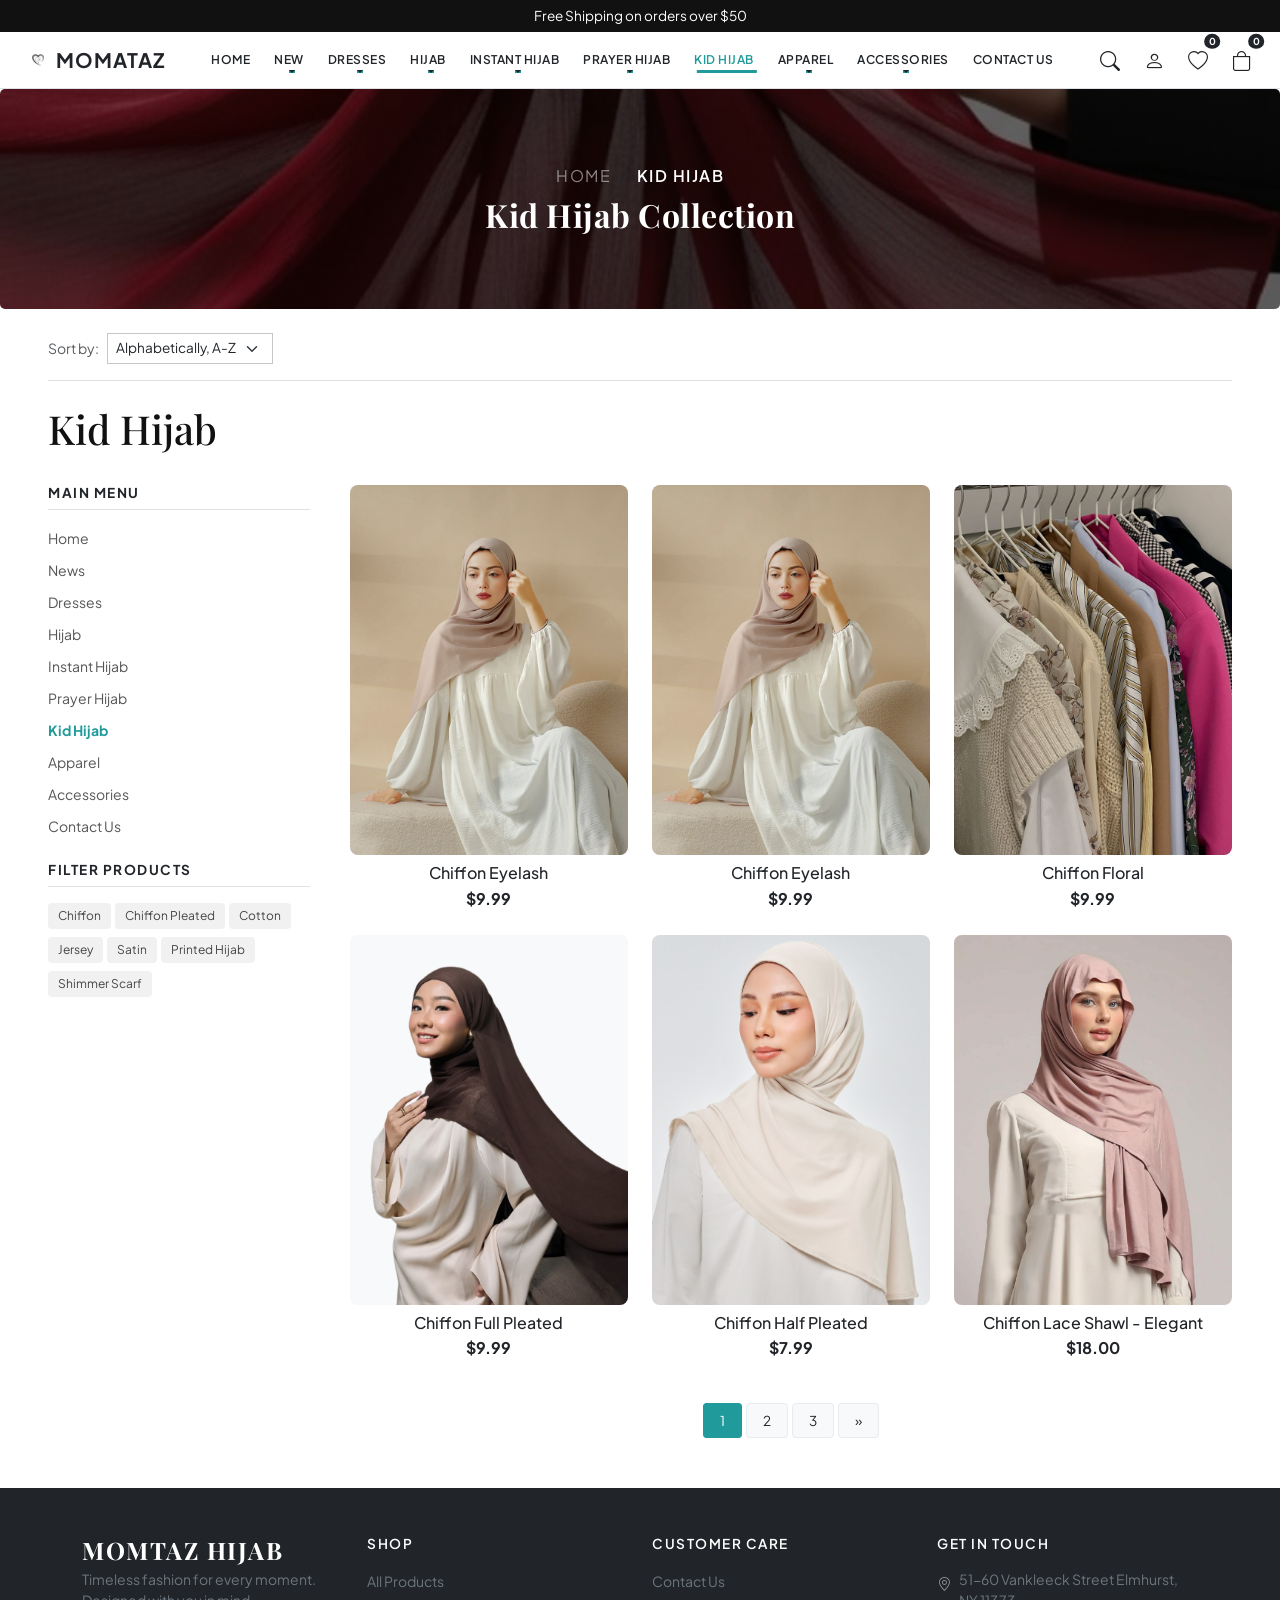
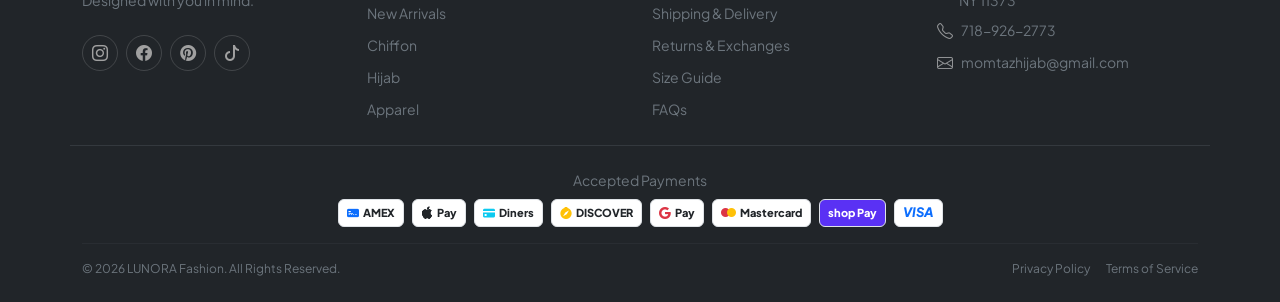
<file: kid_hijab.html>
<!DOCTYPE html>
<html lang="en">

<head>
    <meta charset="UTF-8">
    <meta name="viewport" content="width=device-width, initial-scale=1.0">
    <title>LUNORA - Elevate Your Everyday Style</title>
    <!-- Bootstrap 5 CSS -->
    <link href="https://cdn.jsdelivr.net/npm/bootstrap@5.3.2/dist/css/bootstrap.min.css" rel="stylesheet">
    <!-- Bootstrap Icons -->
    <link rel="stylesheet" href="https://cdn.jsdelivr.net/npm/bootstrap-icons@1.11.1/font/bootstrap-icons.css">
    <!-- Custom CSS -->
    <link rel="stylesheet" href="CSS/style.css">
    <link rel="stylesheet" href="CSS/hijab.css">
    
    
</head>

<body>

    <!-- Top Announcement Bar -->
    <div class="announcement-bar text-center">
        Free Shipping on orders over $50
    </div>

    <!-- Navbar -->
    <nav class="navbar navbar-expand-lg navbar-light bg-white py-2 border-bottom sticky-top">
        <div class="container-fluid px-3 px-lg-4 d-flex align-items-center justify-content-between">

            <!-- Left Side: Brand Logo + Menu Button -->
            <div class="d-flex align-items-center gap-2">
                <!-- Brand Logo & Name -->
                <a class="navbar-brand fw-bold text-dark text-uppercase fs-5 tracking-wider me-1 d-inline-flex align-items-center mb-0"
                    href="#">
                    <img src="image/momataz.webp" alt="MOMATAZ" height="28" class="d-inline-block align-middle me-1"
                        onerror="this.style.display='none'">
                    <span class="fw-bold" style="letter-spacing: 1px;">MOMATAZ</span>
                </a>

                <!-- Mobile Menu Button -->
                <button
                    class="btn btn-link text-dark p-0 border-0 shadow-none d-lg-none text-decoration-none d-flex align-items-center gap-1 ms-1"
                    type="button" data-bs-toggle="offcanvas" data-bs-target="#mobileSidebarMenu">
                    <i class="bi bi-list fs-4"></i>
                    <span class="fw-medium text-dark" style="font-size: 0.9rem;">Menu</span>
                </button>
            </div>

            <!-- Desktop Navigation Links -->
            <div class="collapse navbar-collapse justify-content-center d-none d-lg-flex" id="mainNavbar">
                <ul class="navbar-nav gap-lg-2 text-uppercase fw-semibold my-0"
                    style="font-size: 0.75rem; letter-spacing: 0.5px;">
                    <li class="nav-item"><a class="nav-link text-dark px-2 py-1" href="index.html">HOME</a></li>
                    <li class="nav-item dropdown">
                        <a class="nav-link dropdown-toggle  text-dark px-2 py-1" href="new.html" role="button">NEW</a>
                        <!--
                        <ul class="dropdown-menu border-0 shadow-sm rounded-0 p-1">
                            <li><a class="mega-menu-link py-1 px-3" href="#">Latest News</a></li>
                            <li><a class="mega-menu-link py-1 px-3" href="#">Events</a></li>
                        </ul>-->
                    </li>
                    <li class="nav-item dropdown">
                        <a class="nav-link dropdown-toggle text-dark px-2 py-1" href="#" role="button">DRESSES</a>
                        <ul class="dropdown-menu border-0 shadow-sm rounded-0 p-1">
                            <li><a class="mega-menu-link py-1 px-3" href="#">Chiffon</a></li>
                            <li><a class="mega-menu-link py-1 px-3" href="#">Dresses</a></li>
                        </ul>
                    </li>

                    <!-- Mega Dropdown Menu -->
                    <li class="nav-item dropdown position-static">
                        <a class="nav-link dropdown-toggle text-dark px-2 py-1" href="hijab.html"
                            role="button">HIJAB</a>

                        <div class="dropdown-menu mega-menu w-100 border-0 shadow-sm rounded-0 m-0 p-4">
                            <div class="container-fluid">
                                <div class="row g-4">

                                    <!-- Column 1: CHIFFON -->
                                    <div class="col-12 col-md-4 col-lg">
                                        <h6 class="mega-menu-heading">CHIFFON</h6>
                                        <ul class="list-unstyled p-0 m-0">
                                            <li><a class="mega-menu-link" href="#">Luxury Chiffon</a></li>
                                            <li><a class="mega-menu-link" href="#">Classic Chiffon</a></li>
                                            <li><a class="mega-menu-link" href="#">Chiffon Eyelash</a></li>
                                            <li><a class="mega-menu-link" href="#">Chiffon Shimmer</a></li>
                                            <li><a class="mega-menu-link" href="#">Chiffon with Fancy Stone</a></li>
                                            <li><a class="mega-menu-link" href="#">Chiffon Printed</a></li>
                                        </ul>
                                    </div>

                                    <!-- Column 2: CHIFFON PLEATED & COTTON -->
                                    <div class="col-12 col-md-4 col-lg">
                                        <h6 class="mega-menu-heading">CHIFFON PLEATED</h6>
                                        <ul class="list-unstyled p-0 mb-4">
                                            <li><a class="mega-menu-link" href="#">Chiffon Full Pleated</a></li>
                                            <li><a class="mega-menu-link" href="#">Chiffon Half Pleated</a></li>
                                            <li><a class="mega-menu-link" href="#">Chiffon Two Tone Pleated</a></li>
                                            <li><a class="mega-menu-link" href="#">Chiffon Pleated Laser Cut</a></li>
                                            <li><a class="mega-menu-link" href="#">Chiffon Flower Printed Pleated</a>
                                            </li>
                                        </ul>

                                        <h6 class="mega-menu-heading">COTTON</h6>
                                        <ul class="list-unstyled p-0 m-0">
                                            <li><a class="mega-menu-link" href="#">Lace Cotton</a></li>
                                            <li><a class="mega-menu-link" href="#">Crinkle Cotton</a></li>
                                        </ul>
                                    </div>

                                    <!-- Column 3: JERSEY -->
                                    <div class="col-12 col-md-4 col-lg">
                                        <h6 class="mega-menu-heading">JERSEY</h6>
                                        <ul class="list-unstyled p-0 m-0">
                                            <li><a class="mega-menu-link" href="#">Jersey Cotton</a></li>
                                            <li><a class="mega-menu-link" href="#">Jersey Wave</a></li>
                                            <li><a class="mega-menu-link" href="#">Jersey Cotton Ribbed</a></li>
                                        </ul>
                                    </div>

                                    <!-- Column 4: JERSEY JACQUARD & SUEDE -->
                                    <div class="col-12 col-md-4 col-lg">
                                        <h6 class="mega-menu-heading">JERSEY JACQUARD</h6>
                                        <ul class="list-unstyled p-0 mb-4">
                                            <li><a class="mega-menu-link" href="#">Jersey Jacquard</a></li>
                                            <li><a class="mega-menu-link" href="#">Jersey Jacquard Ribbed Block
                                                    Design</a></li>
                                            <li><a class="mega-menu-link" href="#">Jersey Ribbed Line</a></li>
                                            <li><a class="mega-menu-link" href="#">Jersey Jacquard Lines</a></li>
                                            <li><a class="mega-menu-link" href="#">Jersey Jacquard with Crystal</a></li>
                                        </ul>

                                        <h6 class="mega-menu-heading">SUEDE</h6>
                                    </div>

                                    <!-- Column 5: SATIN -->
                                    <div class="col-12 col-md-4 col-lg">
                                        <h6 class="mega-menu-heading">SATIN</h6>
                                        <ul class="list-unstyled p-0 m-0">
                                            <li><a class="mega-menu-link" href="#">Satin Silk</a></li>
                                            <li><a class="mega-menu-link" href="#">Satin Eyelash</a></li>
                                            <li><a class="mega-menu-link" href="#">Satin Silk Crepe</a></li>
                                        </ul>
                                    </div>

                                </div>
                            </div>
                        </div>
                    </li>

                    <li class="nav-item dropdown">
                        <a class="nav-link dropdown-toggle text-dark px-2 py-1" href="instant_hijab.html"
                            role="button">INSTANT HIJAB</a>
                        <ul class="dropdown-menu border-0 shadow-sm rounded-0 p-1">
                            <li><a class="mega-menu-link py-1 px-3" href="#">Jersey Instant Hijab
                                </a></li>
                            <li><a class="mega-menu-link py-1 px-3" href="#"></a></li>
                        </ul>
                    </li>
                    <li class="nav-item dropdown">
                        <a class="nav-link dropdown-toggle text-dark px-2 py-1" href="prayer_hijab.html"
                            role="button">PRAYER HIJAB</a>
                        <ul class="dropdown-menu border-0 shadow-sm rounded-0 p-1">
                            <li><a class="mega-menu-link py-1 px-3" href="#">Prayer Hijab Set
                                </a></li>
                            <li><a class="mega-menu-link py-1 px-3" href="#">Prater Hijab Only
                                </a></li>
                        </ul>
                    </li>
                    <li class="nav-item dropdown">
                        <a class="nav-link dropdown-toggle active text-dark px-2 py-1" href="kid_hijab.html" role="button">KID
                            HIJAB</a>
                        <ul class="dropdown-menu border-0 shadow-sm rounded-0 p-1">
                            <li><a class="mega-menu-link py-1 px-3" href="#">Sparkle Princess Hijab
                                </a></li>
                            <li><a class="mega-menu-link py-1 px-3" href="#">Star Kid Hijab
                                </a></li>
                        </ul>
                    </li>

                    <li class="nav-item dropdown">
                        <a class="nav-link dropdown-toggle text-dark px-2 py-1" href="#" role="button">Apparel</a>
                        <ul class="dropdown-menu border-0 shadow-sm rounded-0 p-1">
                            <li><a class="mega-menu-link py-1 px-3" href="#">cARDIGAN</a>
                                </a></li>
                            <li><a class="mega-menu-link py-1 px-3" href="#">PANTS
                                </a></li>
                                <li><a class="mega-menu-link py-1 px-3" href="#">TOP
                                </a></li>
                            <li><a class="mega-menu-link py-1 px-3" href="#">SKIRTS
                                </a></li>
                                 <li><a class="mega-menu-link py-1 px-3" href="#">SET
                                </a></li>
                        </ul>
                    </li>

                    <li class="nav-item dropdown position-static">
                        <a class="nav-link dropdown-toggle text-dark px-2 py-1" href="accessories.html"
                            role="button">ACCESSORIES</a>

                        <div class="dropdown-menu mega-menu w-100 border-0 shadow-sm rounded-0 m-0 p-4">
                            <div class="container-fluid">
                                <div class="row g-4">

                                    <!-- Column 1: CHIFFON -->
                                    <div class="col-12 col-md-4 col-lg">
                                        <h6 class="mega-menu-heading">ACCESSORIES</h6>
                                        <ul class="list-unstyled p-0 m-0">
                                            <li><a class="mega-menu-link" href="#">Luxury Chiffon</a></li>
                                            <li><a class="mega-menu-link" href="#">Classic Chiffon</a></li>
                                            <li><a class="mega-menu-link" href="#">Chiffon Eyelash</a></li>
                                            <li><a class="mega-menu-link" href="#">Chiffon Shimmer</a></li>
                                            <li><a class="mega-menu-link" href="#">Chiffon with Fancy Stone</a></li>
                                            <li><a class="mega-menu-link" href="#">Chiffon Printed</a></li>
                                        </ul>
                                    </div>

                                    <!-- Column 2: CHIFFON PLEATED & COTTON -->
                                    <div class="col-12 col-md-4 col-lg">
                                        <h6 class="mega-menu-heading">CHIFFON PLEATED</h6>
                                        <ul class="list-unstyled p-0 mb-4">
                                            <li><a class="mega-menu-link" href="#">Chiffon Full Pleated</a></li>
                                            <li><a class="mega-menu-link" href="#">Chiffon Half Pleated</a></li>
                                            <li><a class="mega-menu-link" href="#">Chiffon Two Tone Pleated</a></li>
                                            <li><a class="mega-menu-link" href="#">Chiffon Pleated Laser Cut</a></li>
                                            <li><a class="mega-menu-link" href="#">Chiffon Flower Printed Pleated</a>
                                            </li>
                                        </ul>

                                        <h6 class="mega-menu-heading">COTTON</h6>
                                        <ul class="list-unstyled p-0 m-0">
                                            <li><a class="mega-menu-link" href="#">Lace Cotton</a></li>
                                            <li><a class="mega-menu-link" href="#">Crinkle Cotton</a></li>
                                        </ul>
                                    </div>

                                    <!-- Column 3: JERSEY -->
                                    <div class="col-12 col-md-4 col-lg">
                                        <h6 class="mega-menu-heading">JERSEY</h6>
                                        <ul class="list-unstyled p-0 m-0">
                                            <li><a class="mega-menu-link" href="#">Jersey Cotton</a></li>
                                            <li><a class="mega-menu-link" href="#">Jersey Wave</a></li>
                                            <li><a class="mega-menu-link" href="#">Jersey Cotton Ribbed</a></li>
                                        </ul>
                                    </div>

                                    <!-- Column 4: JERSEY JACQUARD & SUEDE -->
                                    <div class="col-12 col-md-4 col-lg">
                                        <h6 class="mega-menu-heading">JERSEY JACQUARD</h6>
                                        <ul class="list-unstyled p-0 mb-4">
                                            <li><a class="mega-menu-link" href="#">Jersey Jacquard</a></li>
                                            <li><a class="mega-menu-link" href="#">Jersey Jacquard Ribbed Block
                                                    Design</a></li>
                                            <li><a class="mega-menu-link" href="#">Jersey Ribbed Line</a></li>
                                            <li><a class="mega-menu-link" href="#">Jersey Jacquard Lines</a></li>
                                            <li><a class="mega-menu-link" href="#">Jersey Jacquard with Crystal</a></li>
                                        </ul>

                                        <h6 class="mega-menu-heading">SUEDE</h6>
                                    </div>

                                    <!-- Column 5: SATIN -->
                                    <div class="col-12 col-md-4 col-lg">
                                        <h6 class="mega-menu-heading">SATIN</h6>
                                        <ul class="list-unstyled p-0 m-0">
                                            <li><a class="mega-menu-link" href="#">Satin Silk</a></li>
                                            <li><a class="mega-menu-link" href="#">Satin Eyelash</a></li>
                                            <li><a class="mega-menu-link" href="#">Satin Silk Crepe</a></li>
                                        </ul>
                                    </div>

                                </div>
                            </div>
                        </div>
                    </li>

                    <li class="nav-item"><a class="nav-link text-dark px-2 py-1" href="contact.html">CONTACT US</a></li>
                </ul>
            </div>

            <!-- Right Side Icons -->
            <div class="d-flex align-items-center gap-2 gap-sm-3">

                <!-- Expanding Search Box Container -->
                <div class="search-expand-wrapper position-relative d-flex align-items-center d-none d-lg-flex">
                    <input type="text" class="form-control search-expand-input shadow-none rounded-pill"
                        placeholder="Search..." id="searchExpandInput">
                    <button class="btn btn-link nav-icon-btn p-1 text-dark border-0 shadow-none search-expand-btn"
                        type="button" id="searchExpandBtn" title="Search">
                        <i class="bi bi-search fs-5"></i>
                    </button>
                </div>

                <!-- Account Icon -->
                <a href="account.html" class="nav-icon-btn text-dark p-1" title="Account">
                    <i class="bi bi-person fs-5"></i>
                </a>

                <!-- Wishlist Icon with Badge -->
                <a href="wishlist.html"
                    class="nav-icon-btn text-dark p-1 position-relative d-inline-flex align-items-center"
                    title="Wishlist">
                    <i class="bi bi-heart fs-5"></i>
                    <span
                        class="position-absolute top-0 start-100 translate-middle badge rounded-circle bg-dark text-white fw-bold badge-count"
                        style="font-size: 0.6rem; padding: 0.25em 0.45em;">0</span>
                </a>

                <!-- Cart Icon with Badge -->
                <button
                    class="btn btn-link nav-icon-btn text-dark p-1 position-relative d-inline-flex align-items-center border-0 shadow-none"
                    data-bs-toggle="offcanvas" data-bs-target="#cartOffcanvas" title="Cart">
                    <i class="bi bi-bag fs-5"></i>
                    <span
                        class="position-absolute top-0 start-100 translate-middle badge rounded-circle bg-dark text-white fw-bold badge-count"
                        style="font-size: 0.6rem; padding: 0.25em 0.45em;">0</span>
                </button>

            </div>



        </div>
    </nav>

    <!-- Mobile Drawer Sidebar -->
    <div class="offcanvas offcanvas-start mobile-sidebar border-end d-lg-none" tabindex="-1" id="mobileSidebarMenu"
        aria-labelledby="mobileSidebarMenuLabel" style="max-width: 310px;">

        <!-- Header: Brand + Close Button -->
        <div
            class="offcanvas-header border-bottom py-3 px-3 d-flex align-items-center justify-content-between bg-white">
            <a href="index.html" class="text-decoration-none d-flex align-items-center gap-2">
                <img src="image/momataz.webp" alt="MOMATAZ" height="24" onerror="this.style.display='none'">
                <span class="fw-bold text-dark tracking-wider"
                    style="letter-spacing: 1.5px; font-size: 1.1rem;">MOMATAZ</span>
            </a>
            <button type="button" class="btn-close shadow-none fs-7" data-bs-dismiss="offcanvas"
                aria-label="Close"></button>
        </div>

        <div class="offcanvas-body p-0 d-flex flex-column justify-content-between bg-white">
            <div>
                <!-- Search Box -->
                <div class="p-3 bg-light-subtle border-bottom">
                    <div class="input-group search-input-group rounded-2 overflow-hidden border">
                        <span class="input-group-text bg-white border-0 text-muted pe-1 ps-3">
                            <i class="bi bi-search fs-6"></i>
                        </span>
                        <input type="text" class="form-control border-0 shadow-none ps-2 py-2 fs-7"
                            placeholder="Search our store..." style="font-size: 0.875rem;">
                    </div>
                </div>

                <!-- Menu List (Accordion Style) -->
                <div class="accordion accordion-flush" id="sidebarMenuAccordion">

                    <!-- Home -->
                    <div class="border-bottom sidebar-single-link">
                        <a href="index.html" class="sidebar-single-link">Home</a>
                    </div>

                    <!-- News Dropdown -->
<div class="accordion-item border-0 border-bottom">

    <h2 class="accordion-header sidebar-single-link">
        <button class="sidebar-menu-btn collapsed"
            type="button"
            data-bs-toggle="collapse"
            data-bs-target="#collapseNews"
            aria-expanded="false">
            New
        </button>
    </h2>

    <div id="collapseNews"
        class="accordion-collapse collapse"
        data-bs-parent="#sidebarMenuAccordion">

        <div class="accordion-body py-2 px-4 bg-light-subtle">
            <a href="new.html" class="sub-item">
                All New In
            </a>
        </div>

    </div>

</div>

                    <!-- Dresses -->
                    <div class="accordion-item border-0 border-bottom">
                        <h2 class="accordion-header sidebar-single-link">
                            <button class="sidebar-menu-btn collapsed" type="button" data-bs-toggle="collapse"
                                data-bs-target="#collapseDresses">
                                Dresses
                            </button>
                        </h2>
                        <div id="collapseDresses" class="accordion-collapse collapse"
                            data-bs-parent="#sidebarMenuAccordion">
                            <div class="accordion-body py-2 px-4 bg-light-subtle">
                                <a href="#" class="sub-item">Chiffon</a>
                                <a href="#" class="sub-item">Dresses</a>
                            </div>
                        </div>
                    </div>

                    <!-- Hijab -->
                    <div class="accordion-item border-0 border-bottom">
                        <h2 class="accordion-header sidebar-single-link">
                            <button class="sidebar-menu-btn collapsed" type="button" data-bs-toggle="collapse"
                                data-bs-target="#collapseHijab">
                                Hijab
                            </button>
                        </h2>
                        <div id="collapseHijab" class="accordion-collapse collapse"
                            data-bs-parent="#sidebarMenuAccordion">
                            <div class="accordion-body py-2 px-4 bg-light-subtle">
                                <a href="hijab.html" class="sub-item fw-semibold text-accent">All Hijabs &rarr;</a>
                                <a href="#" class="sub-item">Luxury Chiffon</a>
                                <a href="#" class="sub-item">Classic Chiffon</a>
                                <a href="#" class="sub-item">Chiffon Eyelash</a>
                                <a href="#" class="sub-item">Chiffon Shimmer</a>
                                <a href="#" class="sub-item">Chiffon with Fancy Stone</a>
                                <a href="#" class="sub-item">Chiffon Printed</a>
                            </div>
                        </div>
                    </div>

                    <!-- Instant Hijab -->
                    <div class="accordion-item border-0 border-bottom">
                        <h2 class="accordion-header sidebar-single-link">
                            <button class="sidebar-menu-btn collapsed" type="button" data-bs-toggle="collapse"
                                data-bs-target="#collapseInstantHijab">
                                Instant Hijab
                            </button>
                        </h2>
                        <div id="collapseInstantHijab" class="accordion-collapse collapse"
                            data-bs-parent="#sidebarMenuAccordion">
                            <div class="accordion-body py-2 px-4 bg-light-subtle">
                                <a href="#" class="sub-item">Daily Instant</a>
                                <a href="#" class="sub-item">Sport Instant</a>
                            </div>
                        </div>
                    </div>

                    <!-- Prayer Hijab -->
                    <div class="accordion-item border-0 border-bottom">
                        <h2 class="accordion-header sidebar-single-link">
                            <button class="sidebar-menu-btn collapsed" type="button" data-bs-toggle="collapse"
                                data-bs-target="#collapsePrayerHijab">
                                Prayer Hijab
                            </button>
                        </h2>
                        <div id="collapsePrayerHijab" class="accordion-collapse collapse"
                            data-bs-parent="#sidebarMenuAccordion">
                            <div class="accordion-body py-2 px-4 bg-light-subtle">
                                <a href="#" class="sub-item">Travel Mukena</a>
                                <a href="#" class="sub-item">Regular Mukena</a>
                            </div>
                        </div>
                    </div>

                    <!-- Kid Hijab -->
                    <div class="accordion-item border-0 border-bottom">
                        <h2 class="accordion-header sidebar-single-link">
                            <button class="sidebar-menu-btn collapsed" type="button" data-bs-toggle="collapse"
                                data-bs-target="#collapseKidHijab">
                                Kid Hijab
                            </button>
                        </h2>
                        <div id="collapseKidHijab" class="accordion-collapse collapse"
                            data-bs-parent="#sidebarMenuAccordion">
                            <div class="accordion-body py-2 px-4 bg-light-subtle">
                                <a href="#" class="sub-item">Girls Hijab</a>
                            </div>
                        </div>
                    </div>

                    <!-- Apparel -->
                    <div class="accordion-item border-0 border-bottom">
                        <h2 class="accordion-header sidebar-single-link">
                            <button class="sidebar-menu-btn collapsed" type="button" data-bs-toggle="collapse"
                                data-bs-target="#collapseApparel">
                                Apparel
                            </button>
                        </h2>
                         <div id="collapseApparel" class="accordion-collapse collapse"
                            data-bs-parent="#sidebarMenuAccordion">
                            <div class="accordion-body py-2 px-4 bg-light-subtle">
                                <a href="#" class="sub-item">CARDIGAN</a>
                                <a href="#" class="sub-item">PANTS</a>
                                <a href="#" class="sub-item">Tops</a>
                                <a href="#" class="sub-item">SKIRTS</a>
                                <a href="#" class="sub-item">Tops</a>
                               
                            </div>
                        </div>
                    </div>

                    <!-- Accessories -->
                    <div class="accordion-item border-0 border-bottom">
                        <h2 class="accordion-header sidebar-single-link">
                            <button class="sidebar-menu-btn collapsed " type="button" data-bs-toggle="collapse"
                                data-bs-target="#collapseAccessories">
                                Accessories
                            </button>
                        </h2>
                        <div id="collapseAccessories" class="accordion-collapse collapse"
                            data-bs-parent="#sidebarMenuAccordion">
                            <div class="accordion-body py-2 px-4 bg-light-subtle ">
                                <a href="#" class="sub-item">Brooch</a>
                                <a href="#" class="sub-item">Inner Hijab</a>
                            </div>
                        </div>
                    </div>

                    <!-- Contact Us -->
                    <div class="border-bottom sidebar-single-link">
                        <a href="contact.html" class="sidebar-single-link">Contact Us</a>
                    </div>

                </div>
            </div>

            <!-- Bottom Account & Auth Area -->
            <div class="p-3 border-top bg-light-subtle mt-3">
                <div class="d-flex align-items-center gap-2 mb-3 text-dark">
                    <i class="bi bi-person-circle fs-5"></i>
                    <span class="fw-medium fs-7">User Account</span>
                </div>
                <div class="row g-2">
                    <div class="col-6">
                        <a href="login.html" class="btn btn-outline-dark btn-sm w-100 py-2 fw-medium rounded-2 fs-8">Log
                            In</a>
                    </div>
                    <div class="col-6">
                        <a href="register.html" class="btn btn-dark btn-sm w-100 py-2 fw-medium rounded-2 fs-8"
                            style="background-color: var(--primary, #111111);">Register</a>
                    </div>
                </div>
            </div>

        </div>
    </div>


    <div class="page-header position-relative d-flex align-items-center justify-content-center text-center text-white overflow-hidden"
        style="background: linear-gradient(rgba(0, 0, 0, 0.5), rgba(0, 0, 0, 0.5)), url('image/hijab_img.jpg') no-repeat center center / cover; min-height: 220px; border-radius: 5px;">

        <div class="position-relative z-1 p-4">
            <nav aria-label="breadcrumb" class="mb-2">
                <ol class="breadcrumb mb-0 small text-uppercase justify-content-center" style="letter-spacing: 1.5px;">
                    <li class="breadcrumb-item">
                        <a href="index.html" class="text-white-50 text-decoration-none breadcrumb-link">Home</a>
                    </li>
                    <li class="breadcrumb-item active text-white fw-semibold" aria-current="page">
                        Kid Hijab
                    </li>
                </ol>
            </nav>

            <h1 class="h2 fw-bold mb-0 text-white"
                style="font-family: 'Playfair Display', serif; letter-spacing: 0.5px;">
                Kid Hijab Collection
            </h1>
        </div>
    </div>

    <!-- Hijab Collection  -->
    <main class="py-4 bg-white">
        <div class="container-fluid px-lg-5">
            
            <!-- Page Header & Top Breadcrumb / Title Bar -->
            <div class="d-flex justify-content-between align-items-center mb-4 pb-3 border-bottom">

                <!-- Top Sort Options -->
                <div class="d-flex align-items-center gap-2">
                    <label for="sortSelect" class="small text-muted text-nowrap d-none d-sm-inline">Sort by:</label>
                    <select class="form-select form-select-sm rounded-0 border-secondary-subtle fs-7" id="sortSelect"
                        style="min-width: 160px;">
                        <option selected>Alphabetically, A-Z</option>
                        <option value="1">Price, low to high</option>
                        <option value="2">Price, high to low</option>
                        <option value="3">Date, new to old</option>
                    </select>
                </div>
            </div>

            <!-- Main Content Layout -->
            <div class="row g-4">
                <h1>Kid Hijab</h1>
                <!-- Left Sidebar Filter (Col 3) -->
                <aside class="col-lg-3 col-md-4 d-none d-md-block">
                    <div class="pe-lg-3">

                        <!-- Navigation Categories -->
                        <div class="filter-group mb-4">
                            <h6 class="fw-bold text-uppercase fs-7 mb-3 pb-2 border-bottom tracking-wider text-dark">
                                Main Menu</h6>
                            <ul class="list-unstyled sidebar-menu d-flex flex-column gap-2 mb-0">
                                <li><a href="index.html" class="sidebar-link">Home</a></li>
                                <li><a href="news.html" class="sidebar-link">News</a></li>
                                <li><a href="dresses.html" class="sidebar-link">Dresses</a></li>
                                <li><a href="hijab.html" class="sidebar-link ">Hijab</a></li>
                                <li><a href="instant-hijab.html" class="sidebar-link ">Instant
                                        Hijab</a></li>
                                <li><a href="prayer-hijab.html" class="sidebar-link">Prayer Hijab</a></li>
                                <li><a href="kid-hijab.html" class="sidebar-link active fw-bold text-accent">Kid Hijab</a></li>
                                <li><a href="apparel.html" class="sidebar-link">Apparel</a></li>
                                <li><a href="accessories.html" class="sidebar-link">Accessories</a></li>
                                <li><a href="contact.html" class="sidebar-link">Contact Us</a></li>
                            </ul>
                        </div>

                        <!-- Filter Tag Pills -->
                        <div class="filter-group mb-4">
                            <h6 class="fw-bold text-uppercase fs-7 mb-3 pb-2 border-bottom tracking-wider text-dark">
                                Filter Products</h6>
                            <div class="d-flex flex-wrap gap-1">
                                <a href="#" class="badge-filter">Chiffon</a>
                                <a href="#" class="badge-filter">Chiffon Pleated</a>
                                <a href="#" class="badge-filter">Cotton</a>
                                <a href="#" class="badge-filter">Jersey</a>
                                <a href="#" class="badge-filter">Satin</a>
                                <a href="#" class="badge-filter">Printed Hijab</a>
                                <a href="#" class="badge-filter">Shimmer Scarf</a>
                            </div>
                        </div>

                    </div>
                </aside>

                <!-- Product Listing Grid (Col 9) -->
                <section class="col-lg-9 col-md-8">
                    <div class="row g-3 g-xl-4">

                        <!-- Product 1 -->
                        <div class="col-6 col-lg-4">
                            <div class="product-card position-relative overflow-hidden rounded-3 mb-2">
                                <div
                                    class="product-actions position-absolute top-0 end-0 m-3 d-flex flex-column gap-2 z-2">
                                    <button class="btn btn-light btn-action-icon rounded-circle shadow-sm"
                                        title="Add to Wishlist"><i class="bi bi-heart"></i></button>

                                </div>
                                <div class="product-img-wrapper overflow-hidden bg-light">
                                    <img src="image/chiffron.jpg" alt="Chiffon Eyelash"
                                        class="img-fluid w-100 object-fit-cover product-img">
                                </div>
                                <div class="quick-add-wrapper position-absolute bottom-0 start-0 w-100 p-3 z-2">
                                    <a href="product_detail.html" class="text-decoration-none"><button
                                            class="btn btn-dark w-100 py-2 rounded-2 fs-7 fw-medium d-flex align-items-center justify-content-center gap-2">
                                            <i class="bi bi-bag-plus fs-6 "></i> Quick View
                                        </button></a>
                                </div>
                            </div>
                            <div class="text-center product-info">
                                <h6 class="fw-medium mb-1 fs-6 text-truncate"><a href="#"
                                        class="text-dark text-decoration-none">Chiffon Eyelash</a></h6>
                                <div class="fw-bold text-dark fs-6">$9.99</div>
                            </div>
                        </div>

                        <!-- Product 2 -->
                        <div class="col-6 col-lg-4">
                            <div class="product-card position-relative overflow-hidden rounded-3 mb-2">
                                <div
                                    class="product-actions position-absolute top-0 end-0 m-3 d-flex flex-column gap-2 z-2">
                                    <button class="btn btn-light btn-action-icon rounded-circle shadow-sm"
                                        title="Add to Wishlist"><i class="bi bi-heart"></i></button>

                                </div>
                                <div class="product-img-wrapper overflow-hidden bg-light">
                                    <img src="image/chiffron.jpg" alt="Chiffon Eyelash"
                                        class="img-fluid w-100 object-fit-cover product-img">
                                </div>
                                <div class="quick-add-wrapper position-absolute bottom-0 start-0 w-100 p-3 z-2">
                                    <button
                                        class="btn btn-dark w-100 py-2 rounded-2 fs-7 fw-medium d-flex align-items-center justify-content-center gap-2">
                                        <i class="bi bi-bag-plus fs-6"></i> Quick view
                                    </button>
                                </div>
                            </div>
                            <div class="text-center product-info">
                                <h6 class="fw-medium mb-1 fs-6 text-truncate"><a href="#"
                                        class="text-dark text-decoration-none">Chiffon Eyelash</a></h6>
                                <div class="fw-bold text-dark fs-6">$9.99</div>
                            </div>
                        </div>

                        <!-- Product 3 -->
                        <div class="col-6 col-lg-4">
                            <div class="product-card position-relative overflow-hidden rounded-3 mb-2">
                                <div
                                    class="product-actions position-absolute top-0 end-0 m-3 d-flex flex-column gap-2 z-2">
                                    <button class="btn btn-light btn-action-icon rounded-circle shadow-sm"
                                        title="Add to Wishlist"><i class="bi bi-heart"></i></button>

                                </div>
                                <div class="product-img-wrapper overflow-hidden bg-light">
                                    <img src="image/Apparel.jpg" alt="Chiffon Floral"
                                        class="img-fluid w-100 object-fit-cover product-img">
                                </div>
                                <div class="quick-add-wrapper position-absolute bottom-0 start-0 w-100 p-3 z-2">
                                    <button
                                        class="btn btn-dark w-100 py-2 rounded-2 fs-7 fw-medium d-flex align-items-center justify-content-center gap-2">
                                        <i class="bi bi-bag-plus fs-6"></i> Quick View
                                    </button>
                                </div>
                            </div>
                            <div class="text-center product-info">
                                <h6 class="fw-medium mb-1 fs-6 text-truncate"><a href="#"
                                        class="text-dark text-decoration-none">Chiffon Floral</a></h6>
                                <div class="fw-bold text-dark fs-6">$9.99</div>
                            </div>
                        </div>

                        <!-- Product 4 -->
                        <div class="col-6 col-lg-4">
                            <div class="product-card position-relative overflow-hidden rounded-3 mb-2">
                                <div
                                    class="product-actions position-absolute top-0 end-0 m-3 d-flex flex-column gap-2 z-2">
                                    <button class="btn btn-light btn-action-icon rounded-circle shadow-sm"
                                        title="Add to Wishlist"><i class="bi bi-heart"></i></button>

                                </div>
                                <div class="product-img-wrapper overflow-hidden bg-light">
                                    <img src="image/bg.png" alt="Chiffon Full Pleated"
                                        class="img-fluid w-100 object-fit-cover product-img">
                                </div>
                                <div class="quick-add-wrapper position-absolute bottom-0 start-0 w-100 p-3 z-2">
                                    <button
                                        class="btn btn-dark w-100 py-2 rounded-2 fs-7 fw-medium d-flex align-items-center justify-content-center gap-2">
                                        <i class="bi bi-bag-plus fs-6"></i> Quick View
                                    </button>
                                </div>
                            </div>
                            <div class="text-center product-info">
                                <h6 class="fw-medium mb-1 fs-6 text-truncate"><a href="#"
                                        class="text-dark text-decoration-none">Chiffon Full Pleated</a></h6>
                                <div class="fw-bold text-dark fs-6">$9.99</div>
                            </div>
                        </div>

                        <!-- Product 5 -->
                        <div class="col-6 col-lg-4">
                            <div class="product-card position-relative overflow-hidden rounded-3 mb-2">
                                <div
                                    class="product-actions position-absolute top-0 end-0 m-3 d-flex flex-column gap-2 z-2">
                                    <button class="btn btn-light btn-action-icon rounded-circle shadow-sm"
                                        title="Add to Wishlist"><i class="bi bi-heart"></i></button>

                                </div>
                                <div class="product-img-wrapper overflow-hidden bg-light">
                                    <img src="image/Instant Hijab.jpg" alt="Chiffon Half Pleated"
                                        class="img-fluid w-100 object-fit-cover product-img">
                                </div>
                                <div class="quick-add-wrapper position-absolute bottom-0 start-0 w-100 p-3 z-2">
                                    <button
                                        class="btn btn-dark w-100 py-2 rounded-2 fs-7 fw-medium d-flex align-items-center justify-content-center gap-2">
                                        <i class="bi bi-bag-plus fs-6"></i> Quick View
                                    </button>
                                </div>
                            </div>
                            <div class="text-center product-info">
                                <h6 class="fw-medium mb-1 fs-6 text-truncate"><a href="#"
                                        class="text-dark text-decoration-none">Chiffon Half Pleated</a></h6>
                                <div class="fw-bold text-dark fs-6">$7.99</div>
                            </div>
                        </div>

                        <!-- Product 6 -->
                        <div class="col-6 col-lg-4">
                            <div class="product-card position-relative overflow-hidden rounded-3 mb-2">
                                <div
                                    class="product-actions position-absolute top-0 end-0 m-3 d-flex flex-column gap-2 z-2">
                                    <button class="btn btn-light btn-action-icon rounded-circle shadow-sm"
                                        title="Add to Wishlist"><i class="bi bi-heart"></i></button>

                                </div>
                                <div class="product-img-wrapper overflow-hidden bg-light">
                                    <img src="image/Prayer Hijab.jpg" alt="Chiffon Lace Shawl"
                                        class="img-fluid w-100 object-fit-cover product-img">
                                </div>
                                <div class="quick-add-wrapper position-absolute bottom-0 start-0 w-100 p-3 z-2">
                                    <button
                                        class="btn btn-dark w-100 py-2 rounded-2 fs-7 fw-medium d-flex align-items-center justify-content-center gap-2">
                                        <i class="bi bi-bag-plus fs-6"></i> Quick View
                                    </button>
                                </div>
                            </div>
                            <div class="text-center product-info">
                                <h6 class="fw-medium mb-1 fs-6 text-truncate"><a href="#"
                                        class="text-dark text-decoration-none">Chiffon Lace Shawl - Elegant</a></h6>
                                <div class="fw-bold text-dark fs-6">$18.00</div>
                            </div>
                        </div>

                    </div>

                    <!-- Pagination Controls -->
                    <div class="d-flex justify-content-center mt-5 mb-3">
                        <nav aria-label="Page navigation">
                            <ul class="pagination pagination-sm gap-1">
                                <li class="page-item active"><a
                                        class="page-item-link px-3 py-2 text-decoration-none rounded-1" href="#">1</a>
                                </li>
                                <li class="page-item"><a
                                        class="page-item-link px-3 py-2 text-decoration-none rounded-1 text-dark"
                                        href="#">2</a></li>
                                <li class="page-item"><a
                                        class="page-item-link px-3 py-2 text-decoration-none rounded-1 text-dark"
                                        href="#">3</a></li>
                                <li class="page-item"><a
                                        class="page-item-link px-3 py-2 text-decoration-none rounded-1 text-dark"
                                        href="#">&raquo;</a></li>
                            </ul>
                        </nav>
                    </div>
                </section>

            </div>
        </div>
    </main>

    <!-- Footer Section -->
    <footer class="bg-dark text-white pt-5 pb-4">
        <div class="container">
            <div class="row g-4 pb-4 border-bottom border-secondary border-opacity-25">

                <!-- Column 1: Brand & Social Links -->
                <div class="col-6 col-lg-3">
                    <h4 class="brand-logo mb-1 text-white fw-bold tracking-wider">MOMTAZ HIJAB</h4>
                    <!-- <span class="sub-title text-uppercase text-muted fs-8 tracking-widest d-block mb-3">FASHION</span> -->
                    <p class="text-secondary small mb-4 pe-lg-3">
                        Timeless fashion for every moment. Designed with you in mind.
                    </p>
                    <div class="d-flex gap-2">
                        <a href="#" class="social-icon-btn" title="Instagram"><i class="bi bi-instagram"></i></a>
                        <a href="#" class="social-icon-btn" title="Facebook"><i class="bi bi-facebook"></i></a>
                        <a href="#" class="social-icon-btn" title="Pinterest"><i class="bi bi-pinterest"></i></a>
                        <a href="#" class="social-icon-btn" title="TikTok"><i class="bi bi-tiktok"></i></a>
                    </div>
                </div>

                <!-- Column 2: Quick Links (Shop) -->
                <div class="col-6 col-lg-3">
                    <h6 class="text-uppercase fs-7 mb-3 text-white tracking-wider fw-semibold">Shop</h6>
                    <ul class="list-unstyled d-flex flex-column gap-2 mb-0 footer-links">
                        <li><a href="#" class="text-secondary text-decoration-none small">All Products</a></li>
                        <li><a href="#" class="text-secondary text-decoration-none small">New Arrivals</a></li>
                        <li><a href="#" class="text-secondary text-decoration-none small">Chiffon</a></li>
                        <li><a href="#" class="text-secondary text-decoration-none small">Hijab</a></li>
                        <li><a href="#" class="text-secondary text-decoration-none small">Apparel</a></li>
                    </ul>
                </div>

                <!-- Column 3: Quick Links (Customer Care) -->
                <div class="col-6 col-lg-3">
                    <h6 class="text-uppercase fs-7 mb-3 text-white tracking-wider fw-semibold">Customer Care</h6>
                    <ul class="list-unstyled d-flex flex-column gap-2 mb-0 footer-links">
                        <li><a href="#" class="text-secondary text-decoration-none small">Contact Us</a></li>
                        <li><a href="#" class="text-secondary text-decoration-none small">Shipping & Delivery</a></li>
                        <li><a href="#" class="text-secondary text-decoration-none small">Returns & Exchanges</a></li>
                        <li><a href="#" class="text-secondary text-decoration-none small">Size Guide</a></li>
                        <li><a href="#" class="text-secondary text-decoration-none small">FAQs</a></li>
                    </ul>
                </div>

                <!-- Column 4: Contact Info -->
                <div class="col-6 col-lg-3">
                    <h6 class="text-uppercase fs-7 mb-3 text-white tracking-wider fw-semibold">Get in Touch</h6>
                    <ul class="list-unstyled d-flex flex-column gap-2 mb-0 footer-contact">
                        <li class="d-flex align-items-start gap-2 text-secondary small">
                            <i class="bi bi-geo-alt mt-1 text-white-50"></i>
                            <span>51-60 Vankleeck Street Elmhurst, NY 11373</span>
                        </li>
                        <li class="d-flex align-items-center gap-2">
                            <i class="bi bi-telephone text-white-50"></i>
                            <a href="tel:7189262773" class="text-secondary text-decoration-none small">718-926-2773</a>
                        </li>
                        <li class="d-flex align-items-center gap-2">
                            <i class="bi bi-envelope text-white-50"></i>
                            <a href="mailto:momtazhijab@gmail.com"
                                class="text-secondary text-decoration-none small">momtazhijab@gmail.com</a>
                        </li>
                    </ul>
                </div>

            </div>

            <!-- Accepted Payments Section -->
            <div class="text-center pt-4 pb-3">
                <p class="text-secondary small mb-2">Accepted Payments</p>
                <div class="d-flex flex-wrap justify-content-center align-items-center gap-2">
                    <span class="badge bg-white text-dark px-2 py-1 rounded border d-inline-flex align-items-center"
                        style="height: 28px;">
                        <i class="bi bi-credit-card-2-front-fill text-primary me-1"></i> <strong
                            style="font-size: 11px;">AMEX</strong>
                    </span>
                    <span class="badge bg-white text-dark px-2 py-1 rounded border d-inline-flex align-items-center"
                        style="height: 28px;">
                        <i class="bi bi-apple me-1"></i> <strong style="font-size: 11px;">Pay</strong>
                    </span>
                    <span class="badge bg-white text-dark px-2 py-1 rounded border d-inline-flex align-items-center"
                        style="height: 28px;">
                        <i class="bi bi-credit-card-fill text-info me-1"></i> <strong
                            style="font-size: 11px;">Diners</strong>
                    </span>
                    <span class="badge bg-white text-dark px-2 py-1 rounded border d-inline-flex align-items-center"
                        style="height: 28px;">
                        <i class="bi bi-compass-fill text-warning me-1"></i> <strong
                            style="font-size: 11px;">DISCOVER</strong>
                    </span>
                    <span class="badge bg-white text-dark px-2 py-1 rounded border d-inline-flex align-items-center"
                        style="height: 28px;">
                        <i class="bi bi-google me-1 text-danger"></i> <strong style="font-size: 11px;">Pay</strong>
                    </span>
                    <span class="badge bg-white text-dark px-2 py-1 rounded border d-inline-flex align-items-center"
                        style="height: 28px;">
                        <i class="bi bi-circle-fill text-danger" style="font-size: 9px;"></i>
                        <i class="bi bi-circle-fill text-warning me-1" style="font-size: 9px; margin-left: -3px;"></i>
                        <strong style="font-size: 11px;">Mastercard</strong>
                    </span>
                    <span class="badge bg-primary text-white px-2 py-1 rounded border d-inline-flex align-items-center"
                        style="height: 28px; background-color: #5a31f4 !important;">
                        <strong style="font-size: 11px;">shop Pay</strong>
                    </span>
                    <span class="badge bg-white text-primary px-2 py-1 rounded border d-inline-flex align-items-center"
                        style="height: 28px;">
                        <strong class="fst-italic" style="font-size: 13px;">VISA</strong>
                    </span>
                </div>
            </div>

            <!-- Footer Bottom Bar -->
            <div
                class="d-flex flex-column flex-md-row align-items-center justify-content-between pt-3 border-top border-secondary border-opacity-10 small text-secondary">
                <p class="mb-2 mb-md-0 fs-8">&copy; 2026 LUNORA Fashion. All Rights Reserved.</p>
                <div class="d-flex gap-3 fs-8">
                    <a href="#" class="text-secondary text-decoration-none">Privacy Policy</a>
                    <a href="#" class="text-secondary text-decoration-none">Terms of Service</a>
                </div>
            </div>
        </div>
    </footer>

    <script>
        document.addEventListener('DOMContentLoaded', function () {
            const searchWrapper = document.querySelector('.search-expand-wrapper');
            const searchBtn = document.getElementById('searchExpandBtn');
            const searchInput = document.getElementById('searchExpandInput');

            searchBtn.addEventListener('click', function (e) {
                e.stopPropagation();
                searchWrapper.classList.toggle('active');
                if (searchWrapper.classList.contains('active')) {
                    searchInput.focus();
                }
            });

            // အပြင်ဘက်ကို Click နှိပ်လိုက်လျှင် Search Box ပြန်ကျုံ့သွားမည်
            document.addEventListener('click', function (e) {
                if (!searchWrapper.contains(e.target)) {
                    searchWrapper.classList.remove('active');
                }
            });
        });

    </script>



    <!-- Bootstrap 5 JS Bundle -->
    <script src="https://cdn.jsdelivr.net/npm/bootstrap@5.3.2/dist/js/bootstrap.bundle.min.js"></script>
</body>

</html>
</file>
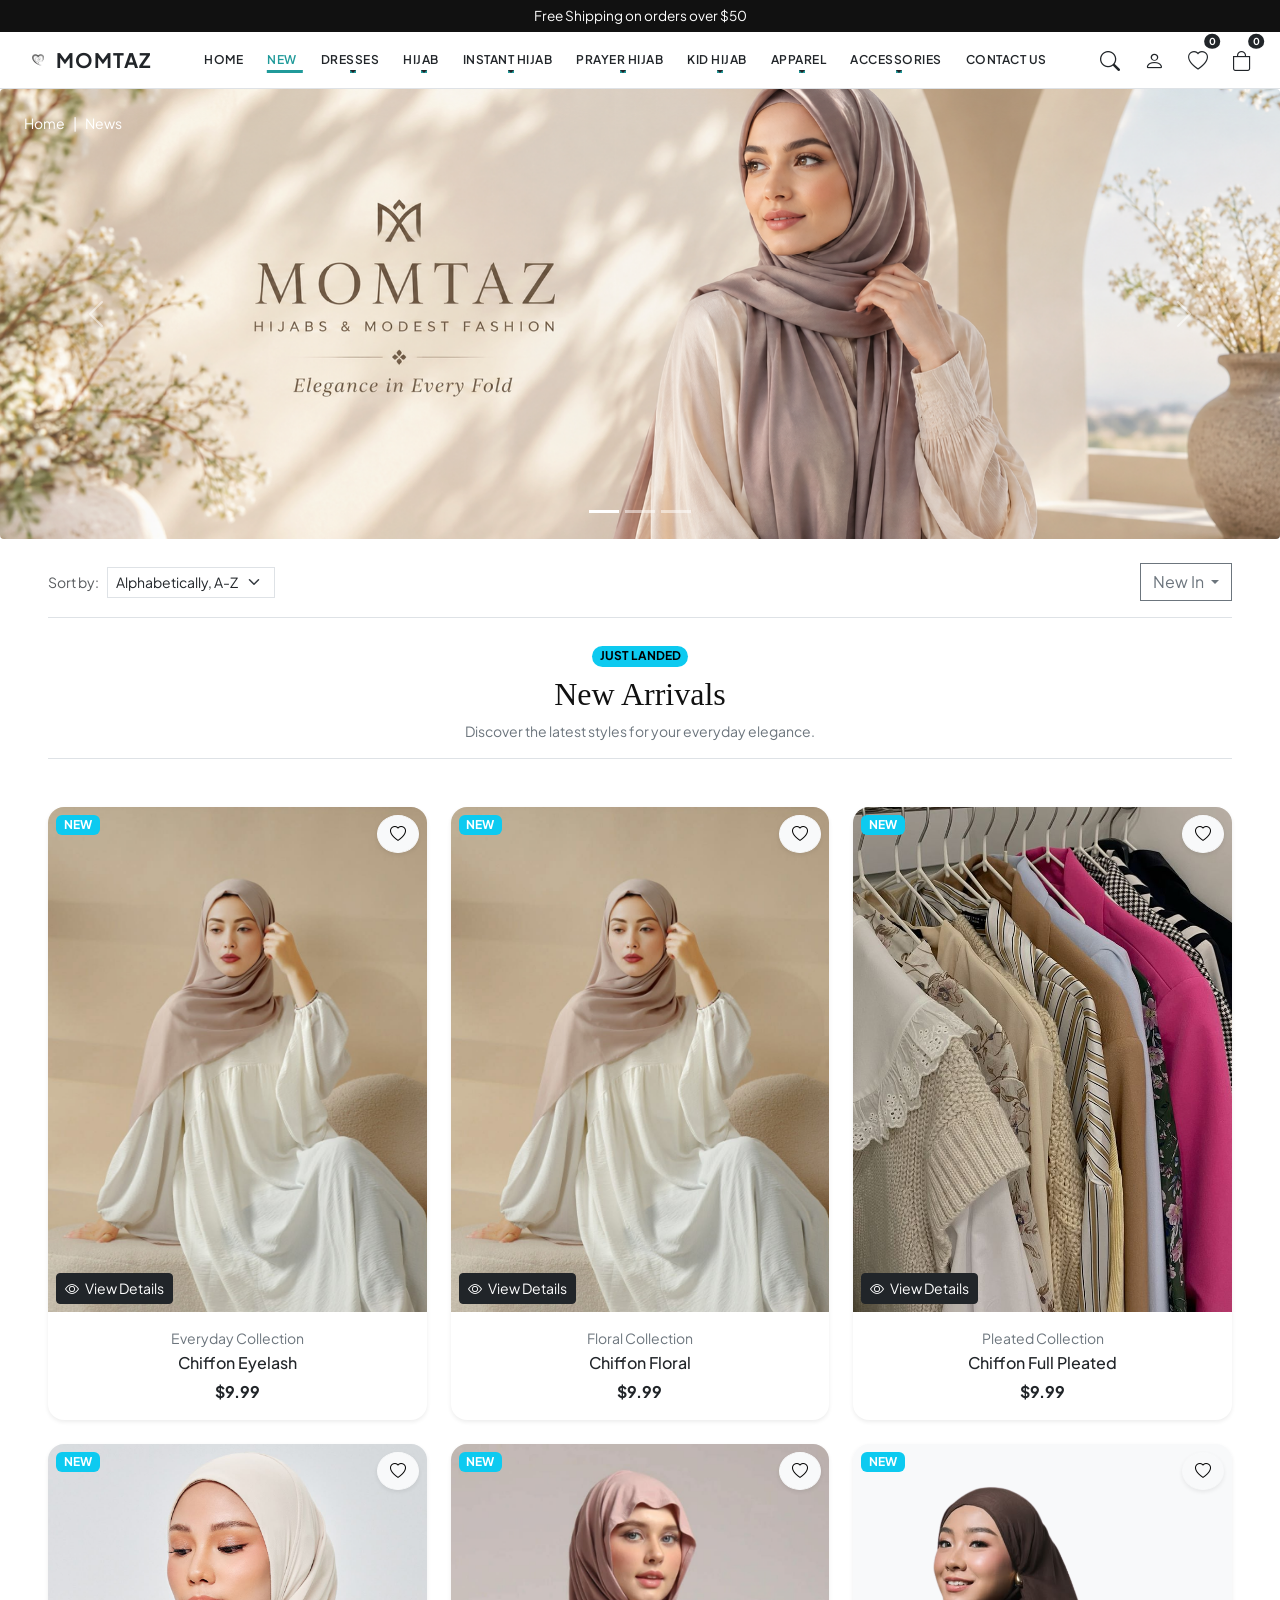
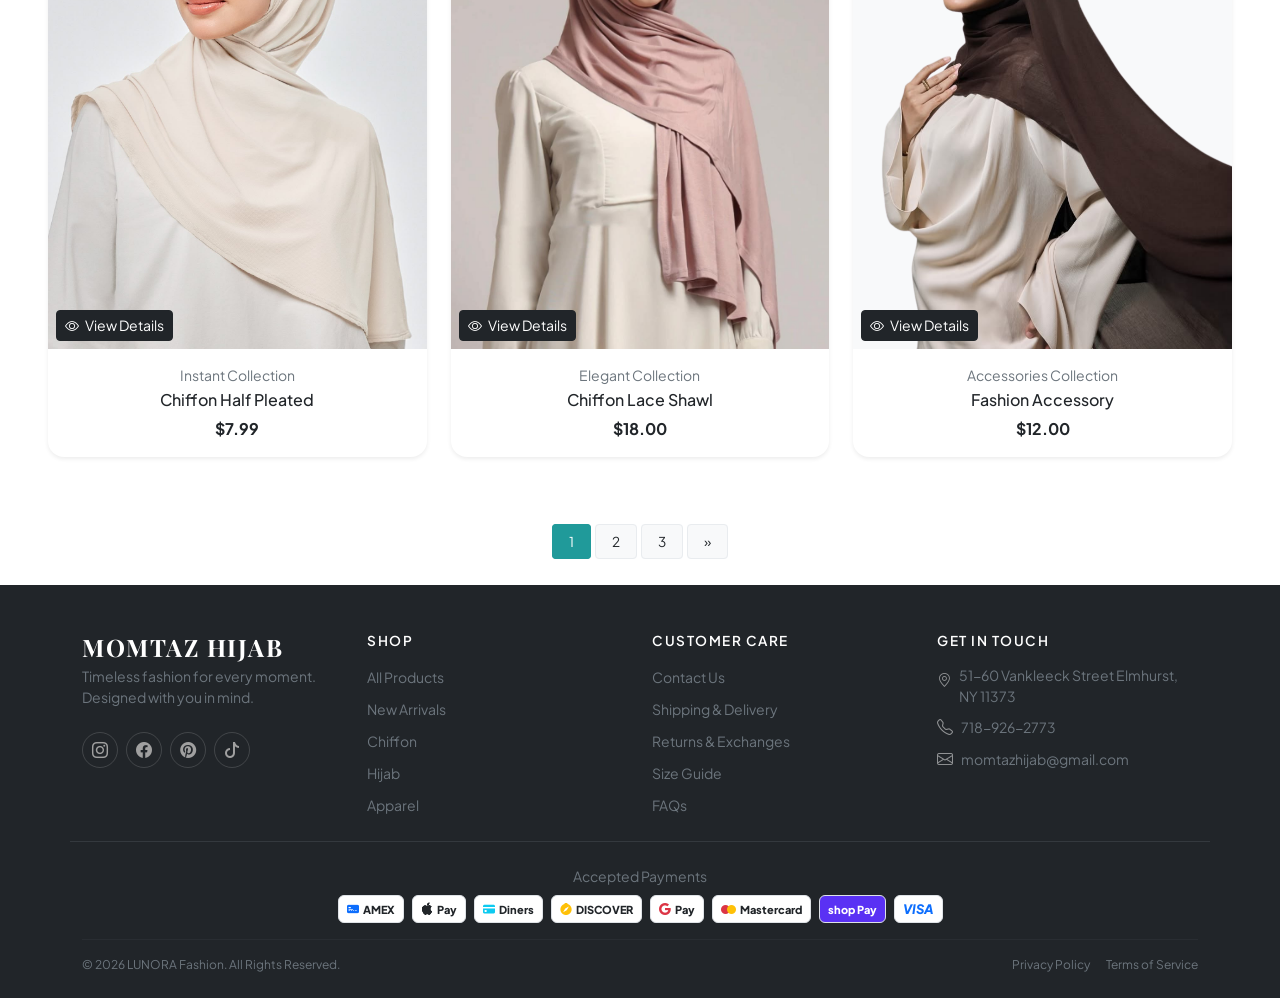
<file: new.html>
<!DOCTYPE html>
<html lang="en">

<head>
    <meta charset="UTF-8">
    <meta name="viewport" content="width=device-width, initial-scale=1.0">
    <title>LUNORA - Elevate Your Everyday Style</title>
    <!-- Bootstrap 5 CSS -->
    <link href="https://cdn.jsdelivr.net/npm/bootstrap@5.3.2/dist/css/bootstrap.min.css" rel="stylesheet">
    <!-- Bootstrap Icons -->
    <link rel="stylesheet" href="https://cdn.jsdelivr.net/npm/bootstrap-icons@1.11.1/font/bootstrap-icons.css">
    <!-- Custom CSS -->
    <link rel="stylesheet" href="CSS/style.css">
    <link rel="stylesheet" href="CSS/hijab.css">
</head>

<body>

    <!-- Top Announcement Bar -->
    <div class="announcement-bar text-center">
        Free Shipping on orders over $50
    </div>

    <!-- Navbar -->
    <nav class="navbar navbar-expand-lg navbar-light bg-white py-2 border-bottom sticky-top">
        <div class="container-fluid px-3 px-lg-4 d-flex align-items-center justify-content-between">

            <!-- Left Side: Brand Logo + Menu Button -->
            <div class="d-flex align-items-center gap-2">
                <!-- Brand Logo & Name -->
                <a class="navbar-brand fw-bold text-dark text-uppercase fs-5 tracking-wider me-1 d-inline-flex align-items-center mb-0"
                    href="#">
                    <img src="image/momataz.webp" alt="MOMTAZ" height="28" class="d-inline-block align-middle me-1"
                        onerror="this.style.display='none'">
                    <span class="fw-bold" style="letter-spacing: 1px;">MOMTAZ</span>
                </a>

                <!-- Mobile Menu Button -->
                <button
                    class="btn btn-link text-dark p-0 border-0 shadow-none d-lg-none text-decoration-none d-flex align-items-center gap-1 ms-1"
                    type="button" data-bs-toggle="offcanvas" data-bs-target="#mobileSidebarMenu">
                    <i class="bi bi-list fs-4"></i>
                    <span class="fw-medium text-dark" style="font-size: 0.9rem;">Menu</span>
                </button>
            </div>

            <!-- Desktop Navigation Links -->
            <div class="collapse navbar-collapse justify-content-center d-none d-lg-flex" id="mainNavbar">
                <ul class="navbar-nav gap-lg-2 text-uppercase fw-semibold my-0"
                    style="font-size: 0.75rem; letter-spacing: 0.5px;">
                    <li class="nav-item"><a class="nav-link  text-dark px-2 py-1" href="index.html">HOME</a></li>
                    <li class="nav-item dropdown">
                        <a class="nav-link dropdown-toggle active text-dark px-2 py-1" href="#" role="button">NEW</a>
                        <!--
                        <ul class="dropdown-menu border-0 shadow-sm rounded-0 p-1">
                            <li><a class="mega-menu-link py-1 px-3" href="#">Latest News</a></li>
                            <li><a class="mega-menu-link py-1 px-3" href="#">Events</a></li>
                        </ul>
                        -->
                    </li>
                    <li class="nav-item dropdown">
                        <a class="nav-link dropdown-toggle text-dark px-2 py-1" href="#" role="button">DRESSES</a>
                        <ul class="dropdown-menu border-0 shadow-sm rounded-0 p-1">
                            <li><a class="mega-menu-link py-1 px-3" href="#">Chiffon</a></li>
                            <li><a class="mega-menu-link py-1 px-3" href="#">Dresses</a></li>
                        </ul>
                    </li>

                    <!-- Mega Dropdown Menu -->
                    <li class="nav-item dropdown position-static">
                        <a class="nav-link dropdown-toggle text-dark px-2 py-1" href="hijab.html"
                            role="button">HIJAB</a>

                        <div class="dropdown-menu mega-menu w-100 border-0 shadow-sm rounded-0 m-0 p-4">
                            <div class="container-fluid">
                                <div class="row g-4">

                                    <!-- Column 1: CHIFFON -->
                                    <div class="col-12 col-md-4 col-lg">
                                        <h6 class="mega-menu-heading">CHIFFON</h6>
                                        <ul class="list-unstyled p-0 m-0">
                                            <li><a class="mega-menu-link" href="#">Luxury Chiffon</a></li>
                                            <li><a class="mega-menu-link" href="#">Classic Chiffon</a></li>
                                            <li><a class="mega-menu-link" href="#">Chiffon Eyelash</a></li>
                                            <li><a class="mega-menu-link" href="#">Chiffon Shimmer</a></li>
                                            <li><a class="mega-menu-link" href="#">Chiffon with Fancy Stone</a></li>
                                            <li><a class="mega-menu-link" href="#">Chiffon Printed</a></li>
                                        </ul>
                                    </div>

                                    <!-- Column 2: CHIFFON PLEATED & COTTON -->
                                    <div class="col-12 col-md-4 col-lg">
                                        <h6 class="mega-menu-heading">CHIFFON PLEATED</h6>
                                        <ul class="list-unstyled p-0 mb-4">
                                            <li><a class="mega-menu-link" href="#">Chiffon Full Pleated</a></li>
                                            <li><a class="mega-menu-link" href="#">Chiffon Half Pleated</a></li>
                                            <li><a class="mega-menu-link" href="#">Chiffon Two Tone Pleated</a></li>
                                            <li><a class="mega-menu-link" href="#">Chiffon Pleated Laser Cut</a></li>
                                            <li><a class="mega-menu-link" href="#">Chiffon Flower Printed Pleated</a>
                                            </li>
                                        </ul>

                                        <h6 class="mega-menu-heading">COTTON</h6>
                                        <ul class="list-unstyled p-0 m-0">
                                            <li><a class="mega-menu-link" href="#">Lace Cotton</a></li>
                                            <li><a class="mega-menu-link" href="#">Crinkle Cotton</a></li>
                                        </ul>
                                    </div>

                                    <!-- Column 3: JERSEY -->
                                    <div class="col-12 col-md-4 col-lg">
                                        <h6 class="mega-menu-heading">JERSEY</h6>
                                        <ul class="list-unstyled p-0 m-0">
                                            <li><a class="mega-menu-link" href="#">Jersey Cotton</a></li>
                                            <li><a class="mega-menu-link" href="#">Jersey Wave</a></li>
                                            <li><a class="mega-menu-link" href="#">Jersey Cotton Ribbed</a></li>
                                        </ul>
                                    </div>

                                    <!-- Column 4: JERSEY JACQUARD & SUEDE -->
                                    <div class="col-12 col-md-4 col-lg">
                                        <h6 class="mega-menu-heading">JERSEY JACQUARD</h6>
                                        <ul class="list-unstyled p-0 mb-4">
                                            <li><a class="mega-menu-link" href="#">Jersey Jacquard</a></li>
                                            <li><a class="mega-menu-link" href="#">Jersey Jacquard Ribbed Block
                                                    Design</a></li>
                                            <li><a class="mega-menu-link" href="#">Jersey Ribbed Line</a></li>
                                            <li><a class="mega-menu-link" href="#">Jersey Jacquard Lines</a></li>
                                            <li><a class="mega-menu-link" href="#">Jersey Jacquard with Crystal</a></li>
                                        </ul>

                                        <h6 class="mega-menu-heading">SUEDE</h6>
                                    </div>

                                    <!-- Column 5: SATIN -->
                                    <div class="col-12 col-md-4 col-lg">
                                        <h6 class="mega-menu-heading">SATIN</h6>
                                        <ul class="list-unstyled p-0 m-0">
                                            <li><a class="mega-menu-link" href="#">Satin Silk</a></li>
                                            <li><a class="mega-menu-link" href="#">Satin Eyelash</a></li>
                                            <li><a class="mega-menu-link" href="#">Satin Silk Crepe</a></li>
                                        </ul>
                                    </div>

                                </div>
                            </div>
                        </div>
                    </li>

                    <li class="nav-item dropdown">
                        <a class="nav-link dropdown-toggle text-dark px-2 py-1" href="instant_hijab.html"
                            role="button">INSTANT HIJAB</a>
                        <ul class="dropdown-menu border-0 shadow-sm rounded-0 p-1">
                            <li><a class="mega-menu-link py-1 px-3" href="#">Jersey Instant Hijab
                                </a></li>
                            <li><a class="mega-menu-link py-1 px-3" href="#"></a></li>
                        </ul>
                    </li>
                    <li class="nav-item dropdown">
                        <a class="nav-link dropdown-toggle text-dark px-2 py-1" href="prayer_hijab.html"
                            role="button">PRAYER HIJAB</a>
                        <ul class="dropdown-menu border-0 shadow-sm rounded-0 p-1">
                            <li><a class="mega-menu-link py-1 px-3" href="#">Prayer Hijab Set
                                </a></li>
                            <li><a class="mega-menu-link py-1 px-3" href="#">Prater Hijab Only
                                </a></li>
                        </ul>
                    </li>
                    <li class="nav-item dropdown">
                        <a class="nav-link dropdown-toggle text-dark px-2 py-1" href="kid_hijab.html" role="button">KID
                            HIJAB</a>
                        <ul class="dropdown-menu border-0 shadow-sm rounded-0 p-1">
                            <li><a class="mega-menu-link py-1 px-3" href="#">Sparkle Princess Hijab
                                </a></li>
                            <li><a class="mega-menu-link py-1 px-3" href="#">Star Kid Hijab
                                </a></li>
                        </ul>
                    </li>


                <li class="nav-item dropdown">
                        <a class="nav-link dropdown-toggle text-dark px-2 py-1" href="#" role="button">Apparel</a>
                        <ul class="dropdown-menu border-0 shadow-sm rounded-0 p-1">
                            <li><a class="mega-menu-link py-1 px-3" href="#">cARDIGAN</a>
                                </a></li>
                            <li><a class="mega-menu-link py-1 px-3" href="#">PANTS
                                </a></li>
                                <li><a class="mega-menu-link py-1 px-3" href="#">TOP
                                </a></li>
                            <li><a class="mega-menu-link py-1 px-3" href="#">SKIRTS
                                </a></li>
                                 <li><a class="mega-menu-link py-1 px-3" href="#">SET
                                </a></li>
                        </ul>
                    </li>

                    <li class="nav-item dropdown position-static">
                        <a class="nav-link dropdown-toggle text-dark px-2 py-1" href="accessories.html"
                            role="button">ACCESSORIES</a>

                        <div class="dropdown-menu mega-menu w-100 border-0 shadow-sm rounded-0 m-0 p-4">
                            <div class="container-fluid">
                                <div class="row g-4">

                                    <!-- Column 1: CHIFFON -->
                                    <div class="col-12 col-md-4 col-lg">
                                        <h6 class="mega-menu-heading">ACCESSORIES</h6>
                                        <ul class="list-unstyled p-0 m-0">
                                            <li><a class="mega-menu-link" href="#">Luxury Chiffon</a></li>
                                            <li><a class="mega-menu-link" href="#">Classic Chiffon</a></li>
                                            <li><a class="mega-menu-link" href="#">Chiffon Eyelash</a></li>
                                            <li><a class="mega-menu-link" href="#">Chiffon Shimmer</a></li>
                                            <li><a class="mega-menu-link" href="#">Chiffon with Fancy Stone</a></li>
                                            <li><a class="mega-menu-link" href="#">Chiffon Printed</a></li>
                                        </ul>
                                    </div>

                                    <!-- Column 2: CHIFFON PLEATED & COTTON -->
                                    <div class="col-12 col-md-4 col-lg">
                                        <h6 class="mega-menu-heading">CHIFFON PLEATED</h6>
                                        <ul class="list-unstyled p-0 mb-4">
                                            <li><a class="mega-menu-link" href="#">Chiffon Full Pleated</a></li>
                                            <li><a class="mega-menu-link" href="#">Chiffon Half Pleated</a></li>
                                            <li><a class="mega-menu-link" href="#">Chiffon Two Tone Pleated</a></li>
                                            <li><a class="mega-menu-link" href="#">Chiffon Pleated Laser Cut</a></li>
                                            <li><a class="mega-menu-link" href="#">Chiffon Flower Printed Pleated</a>
                                            </li>
                                        </ul>

                                        <h6 class="mega-menu-heading">COTTON</h6>
                                        <ul class="list-unstyled p-0 m-0">
                                            <li><a class="mega-menu-link" href="#">Lace Cotton</a></li>
                                            <li><a class="mega-menu-link" href="#">Crinkle Cotton</a></li>
                                        </ul>
                                    </div>

                                    <!-- Column 3: JERSEY -->
                                    <div class="col-12 col-md-4 col-lg">
                                        <h6 class="mega-menu-heading">JERSEY</h6>
                                        <ul class="list-unstyled p-0 m-0">
                                            <li><a class="mega-menu-link" href="#">Jersey Cotton</a></li>
                                            <li><a class="mega-menu-link" href="#">Jersey Wave</a></li>
                                            <li><a class="mega-menu-link" href="#">Jersey Cotton Ribbed</a></li>
                                        </ul>
                                    </div>

                                    <!-- Column 4: JERSEY JACQUARD & SUEDE -->
                                    <div class="col-12 col-md-4 col-lg">
                                        <h6 class="mega-menu-heading">JERSEY JACQUARD</h6>
                                        <ul class="list-unstyled p-0 mb-4">
                                            <li><a class="mega-menu-link" href="#">Jersey Jacquard</a></li>
                                            <li><a class="mega-menu-link" href="#">Jersey Jacquard Ribbed Block
                                                    Design</a></li>
                                            <li><a class="mega-menu-link" href="#">Jersey Ribbed Line</a></li>
                                            <li><a class="mega-menu-link" href="#">Jersey Jacquard Lines</a></li>
                                            <li><a class="mega-menu-link" href="#">Jersey Jacquard with Crystal</a></li>
                                        </ul>

                                        <h6 class="mega-menu-heading">SUEDE</h6>
                                    </div>

                                    <!-- Column 5: SATIN -->
                                    <div class="col-12 col-md-4 col-lg">
                                        <h6 class="mega-menu-heading">SATIN</h6>
                                        <ul class="list-unstyled p-0 m-0">
                                            <li><a class="mega-menu-link" href="#">Satin Silk</a></li>
                                            <li><a class="mega-menu-link" href="#">Satin Eyelash</a></li>
                                            <li><a class="mega-menu-link" href="#">Satin Silk Crepe</a></li>
                                        </ul>
                                    </div>

                                </div>
                            </div>
                        </div>
                    </li>

                    <li class="nav-item"><a class="nav-link text-dark px-2 py-1" href="contact.html">CONTACT US</a></li>
                </ul>
            </div>

            <!-- Right Side Icons -->
            <div class="d-flex align-items-center gap-2 gap-sm-3">

                <!-- Expanding Search Box Container -->
                <div class="search-expand-wrapper position-relative d-flex align-items-center d-none d-lg-flex">
                    <input type="text" class="form-control search-expand-input shadow-none rounded-pill"
                        placeholder="Search..." id="searchExpandInput">
                    <button class="btn btn-link nav-icon-btn p-1 text-dark border-0 shadow-none search-expand-btn"
                        type="button" id="searchExpandBtn" title="Search">
                        <i class="bi bi-search fs-5"></i>
                    </button>
                </div>

                <!-- Account Icon -->
                <a href="account.html" class="nav-icon-btn text-dark p-1" title="Account">
                    <i class="bi bi-person fs-5"></i>
                </a>

                <!-- Wishlist Icon with Badge -->
                <a href="wishlist.html"
                    class="nav-icon-btn text-dark p-1 position-relative d-inline-flex align-items-center"
                    title="Wishlist">
                    <i class="bi bi-heart fs-5"></i>
                    <span
                        class="position-absolute top-0 start-100 translate-middle badge rounded-circle bg-dark text-white fw-bold badge-count"
                        style="font-size: 0.6rem; padding: 0.25em 0.45em;">0</span>
                </a>

                <!-- Cart Icon with Badge -->
                <button
                    class="btn btn-link nav-icon-btn text-dark p-1 position-relative d-inline-flex align-items-center border-0 shadow-none"
                    data-bs-toggle="offcanvas" data-bs-target="#cartOffcanvas" title="Cart">
                    <i class="bi bi-bag fs-5"></i>
                    <span
                        class="position-absolute top-0 start-100 translate-middle badge rounded-circle bg-dark text-white fw-bold badge-count"
                        style="font-size: 0.6rem; padding: 0.25em 0.45em;">0</span>
                </button>

            </div>

        </div>
    </nav>

    <!-- Mobile Drawer Sidebar -->
    <div class="offcanvas offcanvas-start mobile-sidebar border-end d-lg-none" tabindex="-1" id="mobileSidebarMenu"
        aria-labelledby="mobileSidebarMenuLabel" style="max-width: 310px;">

        <!-- Header: Brand + Close Button -->
        <div
            class="offcanvas-header border-bottom py-3 px-3 d-flex align-items-center justify-content-between bg-white">
            <a href="index.html" class="text-decoration-none d-flex align-items-center gap-2">
                <img src="image/momataz.webp" alt="MOMTAZ" height="24" onerror="this.style.display='none'">
                <span class="fw-bold text-dark tracking-wider"
                    style="letter-spacing: 1.5px; font-size: 1.1rem;">MOMTAZ</span>
            </a>
            <button type="button" class="btn-close shadow-none fs-7" data-bs-dismiss="offcanvas"
                aria-label="Close"></button>
        </div>

        <div class="offcanvas-body p-0 d-flex flex-column justify-content-between bg-white">
            <div>
                <!-- Search Box -->
                <div class="p-3 bg-light-subtle border-bottom">
                    <div class="input-group search-input-group rounded-2 overflow-hidden border">
                        <span class="input-group-text bg-white border-0 text-muted pe-1 ps-3">
                            <i class="bi bi-search fs-6"></i>
                        </span>
                        <input type="text" class="form-control border-0 shadow-none ps-2 py-2 fs-7"
                            placeholder="Search our store..." style="font-size: 0.875rem;">
                    </div>
                </div>

                <!-- Menu List (Accordion Style) -->
                <div class="accordion accordion-flush" id="sidebarMenuAccordion">

                    <!-- Home -->
                    <div class="border-bottom sidebar-single-link">
                        <a href="index.html" class="sidebar-single-link">Home</a>
                    </div>
                    
                     
                    
<!-- News Dropdown -->
<div class="accordion-item border-0 border-bottom">

    <h2 class="accordion-header sidebar-single-link">
        <button class="sidebar-menu-btn collapsed"
            type="button"
            data-bs-toggle="collapse"
            data-bs-target="#collapseNews"
            aria-expanded="false">
            New
        </button>
    </h2>

    <div id="collapseNews"
        class="accordion-collapse collapse"
        data-bs-parent="#sidebarMenuAccordion">

        <div class="accordion-body py-2 px-4 bg-light-subtle">
            <a href="new.html" class="sub-item">
                All New In
            </a>
        </div>

    </div>

</div>
                    <!-- Dresses -->
                    <div class="accordion-item border-0 border-bottom">
                        <h2 class="accordion-header sidebar-single-link">
                            <button class="sidebar-menu-btn collapsed" type="button" data-bs-toggle="collapse"
                                data-bs-target="#collapseDresses">
                                Dresses
                            </button>
                        </h2>
                        <div id="collapseDresses" class="accordion-collapse collapse"
                            data-bs-parent="#sidebarMenuAccordion">
                            <div class="accordion-body py-2 px-4 bg-light-subtle">
                                <a href="#" class="sub-item">Chiffon</a>
                                <a href="#" class="sub-item">Dresses</a>
                            </div>
                        </div>
                    </div>

                    <!-- Hijab -->
                    <div class="accordion-item border-0 border-bottom">
                        <h2 class="accordion-header sidebar-single-link">
                            <button class="sidebar-menu-btn collapsed" type="button" data-bs-toggle="collapse"
                                data-bs-target="#collapseHijab">
                                Hijab
                            </button>
                        </h2>
                        <div id="collapseHijab" class="accordion-collapse collapse"
                            data-bs-parent="#sidebarMenuAccordion">
                            <div class="accordion-body py-2 px-4 bg-light-subtle">
                                <a href="hijab.html" class="sub-item fw-semibold text-accent">All Hijabs &rarr;</a>
                                <a href="#" class="sub-item">Luxury Chiffon</a>
                                <a href="#" class="sub-item">Classic Chiffon</a>
                                <a href="#" class="sub-item">Chiffon Eyelash</a>
                                <a href="#" class="sub-item">Chiffon Shimmer</a>
                                <a href="#" class="sub-item">Chiffon with Fancy Stone</a>
                                <a href="#" class="sub-item">Chiffon Printed</a>
                            </div>
                        </div>
                    </div>

                    <!-- Instant Hijab -->
                    <div class="accordion-item border-0 border-bottom">
                        <h2 class="accordion-header sidebar-single-link">
                            <button class="sidebar-menu-btn collapsed" type="button" data-bs-toggle="collapse"
                                data-bs-target="#collapseInstantHijab">
                                Instant Hijab
                            </button>
                        </h2>
                        <div id="collapseInstantHijab" class="accordion-collapse collapse"
                            data-bs-parent="#sidebarMenuAccordion">
                            <div class="accordion-body py-2 px-4 bg-light-subtle">
                                <a href="#" class="sub-item">Daily Instant</a>
                                <a href="#" class="sub-item">Sport Instant</a>
                            </div>
                        </div>
                    </div>

                    <!-- Prayer Hijab -->
                    <div class="accordion-item border-0 border-bottom">
                        <h2 class="accordion-header sidebar-single-link">
                            <button class="sidebar-menu-btn collapsed" type="button" data-bs-toggle="collapse"
                                data-bs-target="#collapsePrayerHijab">
                                Prayer Hijab
                            </button>
                        </h2>
                        <div id="collapsePrayerHijab" class="accordion-collapse collapse"
                            data-bs-parent="#sidebarMenuAccordion">
                            <div class="accordion-body py-2 px-4 bg-light-subtle">
                                <a href="#" class="sub-item">Travel Mukena</a>
                                <a href="#" class="sub-item">Regular Mukena</a>
                            </div>
                        </div>
                    </div>

                    <!-- Kid Hijab -->
                    <div class="accordion-item border-0 border-bottom">
                        <h2 class="accordion-header sidebar-single-link">
                            <button class="sidebar-menu-btn collapsed" type="button" data-bs-toggle="collapse"
                                data-bs-target="#collapseKidHijab">
                                Kid Hijab
                            </button>
                        </h2>
                        <div id="collapseKidHijab" class="accordion-collapse collapse"
                            data-bs-parent="#sidebarMenuAccordion">
                            <div class="accordion-body py-2 px-4 bg-light-subtle">
                                <a href="#" class="sub-item">Girls Hijab</a>
                            </div>
                        </div>
                    </div>

                    <!-- Apparel -->
                    <div class="accordion-item border-0 border-bottom">
                        <h2 class="accordion-header sidebar-single-link">
                            <button class="sidebar-menu-btn collapsed" type="button" data-bs-toggle="collapse"
                                data-bs-target="#collapseApparel">
                                Apparel
                            </button>
                        </h2>
                        <div id="collapseApparel" class="accordion-collapse collapse"
                            data-bs-parent="#sidebarMenuAccordion">
                            <div class="accordion-body py-2 px-4 bg-light-subtle">
                                <a href="#" class="sub-item">CARDIGAN</a>
                                <a href="#" class="sub-item">PANTS</a>
                                <a href="#" class="sub-item">Tops</a>
                                <a href="#" class="sub-item">SKIRTS</a>
                                <a href="#" class="sub-item">Tops</a>
                               
                            </div>
                        </div>
                    </div>

                    <!-- Accessories -->
                    <div class="accordion-item border-0 border-bottom">
                        <h2 class="accordion-header sidebar-single-link">
                            <button class="sidebar-menu-btn collapsed " type="button" data-bs-toggle="collapse"
                                data-bs-target="#collapseAccessories">
                                Accessories
                            </button>
                        </h2>
                        <div id="collapseAccessories" class="accordion-collapse collapse"
                            data-bs-parent="#sidebarMenuAccordion">
                            <div class="accordion-body py-2 px-4 bg-light-subtle ">
                                <a href="#" class="sub-item">Brooch</a>
                                <a href="#" class="sub-item">Inner Hijab</a>
                            </div>
                        </div>
                    </div>

                    <!-- Contact Us -->
                    <div class="border-bottom sidebar-single-link">
                        <a href="contact.html" class="sidebar-single-link">Contact Us</a>
                    </div>

                </div>
            </div>

            <!-- Bottom Account & Auth Area -->
            <div class="p-3 border-top bg-light-subtle mt-3">
                <div class="d-flex align-items-center gap-2 mb-3 text-dark">
                    <i class="bi bi-person-circle fs-5"></i>
                    <span class="fw-medium fs-7">User Account</span>
                </div>
                <div class="row g-2">
                    <div class="col-6">
                        <a href="login.html" class="btn btn-outline-dark btn-sm w-100 py-2 fw-medium rounded-2 fs-8">Log
                            In</a>
                    </div>
                    <div class="col-6">
                        <a href="register.html" class="btn btn-dark btn-sm w-100 py-2 fw-medium rounded-2 fs-8"
                            style="background-color: var(--primary, #111111);">Register</a>
                    </div>
                </div>
            </div>

        </div>
    </div>

    <!-- Page Header with Carousel -->
<div class="page-header position-relative overflow-hidden rounded-1"
    style="min-height: 450px;">

    <!-- Top Left Text Navigation -->
    <div class="position-absolute top-0 start-0 p-3 p-md-4"
        style="z-index: 10;">

        <nav class="d-flex flex-wrap align-items-center gap-2 small">
            <a href="index.html"
                class="text-white text-decoration-none">
                Home
            </a>

            <span class="text-white">|</span>

            <a href="new.html"
                class="text-white text-decoration-none">
                News
            </a>
           <!--
            <span class="text-white">|</span>

            <a href="#"
                class="text-white text-decoration-none">
                Latest News
            </a>

            <span class="text-white">|</span>

            <a href="#"
                class="text-white text-decoration-none">
                Events
            </a>
            -->
        </nav>

    </div>

    <div id="carouselExampleIndicators"
        class="carousel slide"
        data-bs-ride="carousel">

        <!-- Carousel Indicators -->
        <div class="carousel-indicators">
            <button type="button"
                data-bs-target="#carouselExampleIndicators"
                data-bs-slide-to="0"
                class="active"
                aria-current="true"
                aria-label="Slide 1"></button>

            <button type="button"
                data-bs-target="#carouselExampleIndicators"
                data-bs-slide-to="1"
                aria-label="Slide 2"></button>

            <button type="button"
                data-bs-target="#carouselExampleIndicators"
                data-bs-slide-to="2"
                aria-label="Slide 3"></button>
        </div>

        <!-- Carousel Images -->
        <div class="carousel-inner">

            <div class="carousel-item active">
                <img src="image/news1.png"
                    class="d-block w-100"
                    alt="Latest Fashion News 1"
                    style="height: 450px; object-fit: cover;">
            </div>

            <div class="carousel-item">
                <img src="image/news2.jpg"
                    class="d-block w-100"
                    alt="Latest Fashion News 2"
                    style="height: 450px; object-fit: cover;">
            </div>

            <div class="carousel-item">
                <img src="image/news3.jpg"
                    class="d-block w-100"
                    alt="Latest Fashion News 3"
                    style="height: 450px; object-fit: cover;">
            </div>

        </div>
    </div>

    <!-- Previous Button -->
    <button class="carousel-control-prev"
        type="button"
        data-bs-target="#carouselExampleIndicators"
        data-bs-slide="prev">
        <span class="carousel-control-prev-icon"
            aria-hidden="true"></span>
        <span class="visually-hidden">Previous</span>
    </button>

    <!-- Next Button -->
    <button class="carousel-control-next"
        type="button"
        data-bs-target="#carouselExampleIndicators"
        data-bs-slide="next">
        <span class="carousel-control-next-icon"
            aria-hidden="true"></span>
        <span class="visually-hidden">Next</span>
    </button>

</div>
    
   <!-- New Collection -->

<main class="py-4 bg-white">

    <div class="container-fluid px-lg-5">

        <!-- Sort & Category Dropdown -->

        <div class="d-flex justify-content-between align-items-center mb-4 pb-3 border-bottom">

            <div class="d-flex align-items-center gap-2">

                <label for="sortSelect"

                    class="small text-muted text-nowrap d-none d-sm-inline">

                    Sort by:

                </label>

                <select class="form-select form-select-sm rounded-0"

                    id="sortSelect" style="min-width:160px;">

                    <option value="az">Alphabetically, A-Z</option>

                    <option value="low">Price, low to high</option>

                    <option value="high">Price, high to low</option>

                    <option value="new">Date, new to old</option>

                </select>

            </div>

            <!-- Category Dropdown -->

            <div class="dropdown" >

                <button class="btn btn-outline-secondary rounded-0 dropdown-toggle"

                    type="button" id="newInDropdown"

                    data-bs-toggle="dropdown" aria-expanded="false">

                    <span id="selectedCategory">New In</span>

                </button>

                <ul class="dropdown-menu dropdown-menu-end rounded-0 shadow-sm p-0">

                    <li><button type="button" class="dropdown-item active px-3"

                        data-filter="all">All New In</button></li>

                    <li><button type="button" class="dropdown-item  px-3"

                        data-filter="dresses">Dresses</button></li>

                    <li><button type="button" class="dropdown-item  px-3"

                        data-filter="hijab">Hijab</button></li>

                    <li><button type="button" class="dropdown-item px-3"

                        data-filter="instant-hijab">Instant Hijab</button></li>

                    <li><button type="button" class="dropdown-item px-3"

                        data-filter="prayer-hijab">Prayer Hijab</button></li>

                    <li><button type="button" class="dropdown-item px-3"

                        data-filter="kid-hijab">Kid Hijab</button></li>

                    <li><button type="button" class="dropdown-item px-3"

                        data-filter="accessories">Accessories</button></li>

                </ul>

            </div>

        </div>

        <!-- Heading -->

        <div class="mb-5 pb-3 border-bottom text-center">

            <span class="badge rounded-pill text-bg-info mb-2">

                JUST LANDED

            </span>

            <h2 class="fw-normal mb-2" style="font-family:Georgia,serif;">

                New Arrivals

            </h2>

            <p class="text-secondary small mb-0">

                Discover the latest styles for your everyday elegance.

            </p>

        </div>

        <!-- Product Grid -->

        <div class="row g-3 g-xl-4" id="productGrid">

            <!-- Product 1 -->

            <div class="col-6 col-lg-4 product-item"

                data-category="hijab"

                data-name="Chiffon Eyelash" data-price="9.99" data-date="6">

                <div class="card border-0 shadow-sm rounded-4 overflow-hidden h-100">

                    <div class="position-relative bg-light overflow-hidden">

                        <img src="image/chiffron.jpg"

                            alt="Chiffon Eyelash"

                            class="card-img-top w-100"

                            style="aspect-ratio:3/4;object-fit:cover;">

                        <span class="badge bg-info position-absolute top-0 start-0 m-2">NEW</span>

                        <button class="btn btn-light rounded-circle shadow-sm position-absolute top-0 end-0 m-2"

                            type="button" aria-label="Add to wishlist">

                            <i class="bi bi-heart"></i>

                        </button>

                        <a href="product_detail.html"

                            class="btn btn-dark btn-sm position-absolute bottom-0 start-0 m-2">

                            <i class="bi bi-eye me-1"></i> View Details

                        </a>

                    </div>

                    <div class="card-body text-center p-2 p-md-3">

                        <p class="text-secondary small mb-1">Everyday Collection</p>

                        <h6 class="card-title fw-medium mb-2">

                            <a href="product_detail.html" class="text-decoration-none text-dark">

                                Chiffon Eyelash

                            </a>

                        </h6>

                        <p class="fw-bold mb-0">$9.99</p>

                    </div>

                </div>

            </div>

            <!-- Product 2 -->

            <div class="col-6 col-lg-4 product-item"

                data-category="hijab"

                data-name="Chiffon Floral" data-price="9.99" data-date="5">

                <div class="card border-0 shadow-sm rounded-4 overflow-hidden h-100">

                    <div class="position-relative bg-light overflow-hidden">

                        <img src="image/chiffron.jpg"

                            alt="Chiffon Floral"

                            class="card-img-top w-100"

                            style="aspect-ratio:3/4;object-fit:cover;">

                        <span class="badge bg-info position-absolute top-0 start-0 m-2">NEW</span>

                        <button class="btn btn-light rounded-circle shadow-sm position-absolute top-0 end-0 m-2"

                            type="button" aria-label="Add to wishlist">

                            <i class="bi bi-heart"></i>

                        </button>

                        <a href="product_detail.html"

                            class="btn btn-dark btn-sm position-absolute bottom-0 start-0 m-2">

                            <i class="bi bi-eye me-1"></i> View Details

                        </a>

                    </div>

                    <div class="card-body text-center p-2 p-md-3">

                        <p class="text-secondary small mb-1">Floral Collection</p>

                        <h6 class="card-title fw-medium mb-2">

                            <a href="product_detail.html" class="text-decoration-none text-dark">

                                Chiffon Floral

                            </a>

                        </h6>

                        <p class="fw-bold mb-0">$9.99</p>

                    </div>

                </div>

            </div>

            <!-- Product 3 -->

            <div class="col-6 col-lg-4 product-item"

                data-category="dresses"

                data-name="Chiffon Full Pleated" data-price="9.99" data-date="4">

                <div class="card border-0 shadow-sm rounded-4 overflow-hidden h-100">

                    <div class="position-relative bg-light overflow-hidden">

                        <img src="image/Apparel.jpg"

                            alt="Chiffon Full Pleated"

                            class="card-img-top w-100"

                            style="aspect-ratio:3/4;object-fit:cover;">

                        <span class="badge bg-info position-absolute top-0 start-0 m-2">NEW</span>

                        <button class="btn btn-light rounded-circle shadow-sm position-absolute top-0 end-0 m-2"

                            type="button" aria-label="Add to wishlist">

                            <i class="bi bi-heart"></i>

                        </button>

                        <a href="product_detail.html"

                            class="btn btn-dark btn-sm position-absolute bottom-0 start-0 m-2">

                            <i class="bi bi-eye me-1"></i> View Details

                        </a>

                    </div>

                    <div class="card-body text-center p-2 p-md-3">

                        <p class="text-secondary small mb-1">Pleated Collection</p>

                        <h6 class="card-title fw-medium mb-2">

                            <a href="product_detail.html" class="text-decoration-none text-dark">

                                Chiffon Full Pleated

                            </a>

                        </h6>

                        <p class="fw-bold mb-0">$9.99</p>

                    </div>

                </div>

            </div>

            <!-- Product 4 -->

            <div class="col-6 col-lg-4 product-item"

                data-category="instant-hijab"

                data-name="Chiffon Half Pleated" data-price="7.99" data-date="3">

                <div class="card border-0 shadow-sm rounded-4 overflow-hidden h-100">

                    <div class="position-relative bg-light overflow-hidden">

                        <img src="image/Instant Hijab.jpg"

                            alt="Chiffon Half Pleated"

                            class="card-img-top w-100"

                            style="aspect-ratio:3/4;object-fit:cover;">

                        <span class="badge bg-info position-absolute top-0 start-0 m-2">NEW</span>

                        <button class="btn btn-light rounded-circle shadow-sm position-absolute top-0 end-0 m-2"

                            type="button" aria-label="Add to wishlist">

                            <i class="bi bi-heart"></i>

                        </button>

                        <a href="product_detail.html"

                            class="btn btn-dark btn-sm position-absolute bottom-0 start-0 m-2">

                            <i class="bi bi-eye me-1"></i> View Details

                        </a>

                    </div>

                    <div class="card-body text-center p-2 p-md-3">

                        <p class="text-secondary small mb-1">Instant Collection</p>

                        <h6 class="card-title fw-medium mb-2">

                            <a href="product_detail.html" class="text-decoration-none text-dark">

                                Chiffon Half Pleated

                            </a>

                        </h6>

                        <p class="fw-bold mb-0">$7.99</p>

                    </div>

                </div>

            </div>

            <!-- Product 5 -->

            <div class="col-6 col-lg-4 product-item"

                data-category="prayer-hijab"

                data-name="Chiffon Lace Shawl" data-price="18.00" data-date="2">

                <div class="card border-0 shadow-sm rounded-4 overflow-hidden h-100">

                    <div class="position-relative bg-light overflow-hidden">

                        <img src="image/Prayer Hijab.jpg"

                            alt="Chiffon Lace Shawl"

                            class="card-img-top w-100"

                            style="aspect-ratio:3/4;object-fit:cover;">

                        <span class="badge bg-info position-absolute top-0 start-0 m-2">NEW</span>

                        <button class="btn btn-light rounded-circle shadow-sm position-absolute top-0 end-0 m-2"

                            type="button" aria-label="Add to wishlist">

                            <i class="bi bi-heart"></i>

                        </button>

                        <a href="product_detail.html"

                            class="btn btn-dark btn-sm position-absolute bottom-0 start-0 m-2">

                            <i class="bi bi-eye me-1"></i> View Details

                        </a>

                    </div>

                    <div class="card-body text-center p-2 p-md-3">

                        <p class="text-secondary small mb-1">Elegant Collection</p>

                        <h6 class="card-title fw-medium mb-2">

                            <a href="product_detail.html" class="text-decoration-none text-dark">

                                Chiffon Lace Shawl

                            </a>

                        </h6>

                        <p class="fw-bold mb-0">$18.00</p>

                    </div>

                </div>

            </div>

            <!-- Product 6 -->

            <div class="col-6 col-lg-4 product-item"

                data-category="accessories"

                data-name="Fashion Accessory" data-price="12.00" data-date="1">

                <div class="card border-0 shadow-sm rounded-4 overflow-hidden h-100">

                    <div class="position-relative bg-light overflow-hidden">

                        <img src="image/bg.png"

                            alt="Fashion Accessory"

                            class="card-img-top w-100"

                            style="aspect-ratio:3/4;object-fit:cover;">

                        <span class="badge bg-info position-absolute top-0 start-0 m-2">NEW</span>

                        <button class="btn btn-light rounded-circle shadow-sm position-absolute top-0 end-0 m-2"

                            type="button" aria-label="Add to wishlist">

                            <i class="bi bi-heart"></i>

                        </button>

                        <a href="product_detail.html"

                            class="btn btn-dark btn-sm position-absolute bottom-0 start-0 m-2">

                            <i class="bi bi-eye me-1"></i> View Details

                        </a>

                    </div>

                    <div class="card-body text-center p-2 p-md-3">

                        <p class="text-secondary small mb-1">Accessories Collection</p>

                        <h6 class="card-title fw-medium mb-2">

                            <a href="product_detail.html" class="text-decoration-none text-dark">

                                Fashion Accessory

                            </a>

                        </h6>

                        <p class="fw-bold mb-0">$12.00</p>

                    </div>

                </div>

            </div>

        </div>

    </div>

</main>

            <!-- Pagination Controls -->
            <div class="d-flex justify-content-center mt-5 mb-3">
                <nav aria-label="Page navigation">
                    <ul class="pagination pagination-sm gap-1">
                        <li class="page-item active"><a class="page-item-link px-3 py-2 text-decoration-none rounded-1"
                                href="#">1</a>
                        </li>
                        <li class="page-item"><a
                                class="page-item-link px-3 py-2 text-decoration-none rounded-1 text-dark" href="#">2</a>
                        </li>
                        <li class="page-item"><a
                                class="page-item-link px-3 py-2 text-decoration-none rounded-1 text-dark" href="#">3</a>
                        </li>
                        <li class="page-item"><a
                                class="page-item-link px-3 py-2 text-decoration-none rounded-1 text-dark"
                                href="#">&raquo;</a></li>
                    </ul>
                </nav>
            </div>
            </section>

        </div>
        </div>
    </main>

    <!-- Footer Section -->
    <footer class="bg-dark text-white pt-5 pb-4">
        <div class="container">
            <div class="row g-4 pb-4 border-bottom border-secondary border-opacity-25">

                <!-- Column 1: Brand & Social Links -->
                <div class="col-6 col-lg-3">
                    <h4 class="brand-logo mb-1 text-white fw-bold tracking-wider">MOMTAZ HIJAB</h4>
                    <!-- <span class="sub-title text-uppercase text-muted fs-8 tracking-widest d-block mb-3">FASHION</span> -->
                    <p class="text-secondary small mb-4 pe-lg-3">
                        Timeless fashion for every moment. Designed with you in mind.
                    </p>
                    <div class="d-flex gap-2">
                        <a href="#" class="social-icon-btn" title="Instagram"><i class="bi bi-instagram"></i></a>
                        <a href="#" class="social-icon-btn" title="Facebook"><i class="bi bi-facebook"></i></a>
                        <a href="#" class="social-icon-btn" title="Pinterest"><i class="bi bi-pinterest"></i></a>
                        <a href="#" class="social-icon-btn" title="TikTok"><i class="bi bi-tiktok"></i></a>
                    </div>
                </div>

                <!-- Column 2: Quick Links (Shop) -->
                <div class="col-6 col-lg-3">
                    <h6 class="text-uppercase fs-7 mb-3 text-white tracking-wider fw-semibold">Shop</h6>
                    <ul class="list-unstyled d-flex flex-column gap-2 mb-0 footer-links">
                        <li><a href="#" class="text-secondary text-decoration-none small">All Products</a></li>
                        <li><a href="#" class="text-secondary text-decoration-none small">New Arrivals</a></li>
                        <li><a href="#" class="text-secondary text-decoration-none small">Chiffon</a></li>
                        <li><a href="#" class="text-secondary text-decoration-none small">Hijab</a></li>
                        <li><a href="#" class="text-secondary text-decoration-none small">Apparel</a></li>
                    </ul>
                </div>

                <!-- Column 3: Quick Links (Customer Care) -->
                <div class="col-6 col-lg-3">
                    <h6 class="text-uppercase fs-7 mb-3 text-white tracking-wider fw-semibold">Customer Care</h6>
                    <ul class="list-unstyled d-flex flex-column gap-2 mb-0 footer-links">
                        <li><a href="#" class="text-secondary text-decoration-none small">Contact Us</a></li>
                        <li><a href="#" class="text-secondary text-decoration-none small">Shipping & Delivery</a></li>
                        <li><a href="#" class="text-secondary text-decoration-none small">Returns & Exchanges</a></li>
                        <li><a href="#" class="text-secondary text-decoration-none small">Size Guide</a></li>
                        <li><a href="#" class="text-secondary text-decoration-none small">FAQs</a></li>
                    </ul>
                </div>

                <!-- Column 4: Contact Info -->
                <div class="col-6 col-lg-3">
                    <h6 class="text-uppercase fs-7 mb-3 text-white tracking-wider fw-semibold">Get in Touch</h6>
                    <ul class="list-unstyled d-flex flex-column gap-2 mb-0 footer-contact">
                        <li class="d-flex align-items-start gap-2 text-secondary small">
                            <i class="bi bi-geo-alt mt-1 text-white-50"></i>
                            <span>51-60 Vankleeck Street Elmhurst, NY 11373</span>
                        </li>
                        <li class="d-flex align-items-center gap-2">
                            <i class="bi bi-telephone text-white-50"></i>
                            <a href="tel:7189262773" class="text-secondary text-decoration-none small">718-926-2773</a>
                        </li>
                        <li class="d-flex align-items-center gap-2">
                            <i class="bi bi-envelope text-white-50"></i>
                            <a href="mailto:momtazhijab@gmail.com"
                                class="text-secondary text-decoration-none small">momtazhijab@gmail.com</a>
                        </li>
                    </ul>
                </div>

            </div>

            <!-- Accepted Payments Section -->
            <div class="text-center pt-4 pb-3">
                <p class="text-secondary small mb-2">Accepted Payments</p>
                <div class="d-flex flex-wrap justify-content-center align-items-center gap-2">
                    <span class="badge bg-white text-dark px-2 py-1 rounded border d-inline-flex align-items-center"
                        style="height: 28px;">
                        <i class="bi bi-credit-card-2-front-fill text-primary me-1"></i> <strong
                            style="font-size: 11px;">AMEX</strong>
                    </span>
                    <span class="badge bg-white text-dark px-2 py-1 rounded border d-inline-flex align-items-center"
                        style="height: 28px;">
                        <i class="bi bi-apple me-1"></i> <strong style="font-size: 11px;">Pay</strong>
                    </span>
                    <span class="badge bg-white text-dark px-2 py-1 rounded border d-inline-flex align-items-center"
                        style="height: 28px;">
                        <i class="bi bi-credit-card-fill text-info me-1"></i> <strong
                            style="font-size: 11px;">Diners</strong>
                    </span>
                    <span class="badge bg-white text-dark px-2 py-1 rounded border d-inline-flex align-items-center"
                        style="height: 28px;">
                        <i class="bi bi-compass-fill text-warning me-1"></i> <strong
                            style="font-size: 11px;">DISCOVER</strong>
                    </span>
                    <span class="badge bg-white text-dark px-2 py-1 rounded border d-inline-flex align-items-center"
                        style="height: 28px;">
                        <i class="bi bi-google me-1 text-danger"></i> <strong style="font-size: 11px;">Pay</strong>
                    </span>
                    <span class="badge bg-white text-dark px-2 py-1 rounded border d-inline-flex align-items-center"
                        style="height: 28px;">
                        <i class="bi bi-circle-fill text-danger" style="font-size: 9px;"></i>
                        <i class="bi bi-circle-fill text-warning me-1" style="font-size: 9px; margin-left: -3px;"></i>
                        <strong style="font-size: 11px;">Mastercard</strong>
                    </span>
                    <span class="badge bg-primary text-white px-2 py-1 rounded border d-inline-flex align-items-center"
                        style="height: 28px; background-color: #5a31f4 !important;">
                        <strong style="font-size: 11px;">shop Pay</strong>
                    </span>
                    <span class="badge bg-white text-primary px-2 py-1 rounded border d-inline-flex align-items-center"
                        style="height: 28px;">
                        <strong class="fst-italic" style="font-size: 13px;">VISA</strong>
                    </span>
                </div>
            </div>

            <!-- Footer Bottom Bar -->
            <div
                class="d-flex flex-column flex-md-row align-items-center justify-content-between pt-3 border-top border-secondary border-opacity-10 small text-secondary">
                <p class="mb-2 mb-md-0 fs-8">&copy; 2026 LUNORA Fashion. All Rights Reserved.</p>
                <div class="d-flex gap-3 fs-8">
                    <a href="#" class="text-secondary text-decoration-none">Privacy Policy</a>
                    <a href="#" class="text-secondary text-decoration-none">Terms of Service</a>
                </div>
            </div>
        </div>
    </footer>


    <!-- AOS JS -->
    <script src="https://unpkg.com/aos@next/dist/aos.js"></script>
    <script>
        AOS.init({
            duration: 1000,
            once: true,
            easing: 'ease-out-cubic'
        });
    </script>

    <script>
        document.addEventListener('DOMContentLoaded', function () {
            const searchWrapper = document.querySelector('.search-expand-wrapper');
            const searchBtn = document.getElementById('searchExpandBtn');
            const searchInput = document.getElementById('searchExpandInput');

            searchBtn.addEventListener('click', function (e) {
                e.stopPropagation();
                searchWrapper.classList.toggle('active');
                if (searchWrapper.classList.contains('active')) {
                    searchInput.focus();
                }
            });

            // အပြင်ဘက်ကို Click နှိပ်လိုက်လျှင် Search Box ပြန်ကျုံ့သွားမည်
            document.addEventListener('click', function (e) {
                if (!searchWrapper.contains(e.target)) {
                    searchWrapper.classList.remove('active');
                }
            });
        });

    </script>


<!-- Category Filter & Sorting JavaScript -->

<script>

document.addEventListener("DOMContentLoaded", function () {

    const buttons = document.querySelectorAll("[data-filter]");

    const products = document.querySelectorAll(".product-item");

    const selectedCategory = document.getElementById("selectedCategory");

    const productGrid = document.getElementById("productGrid");

    const sortSelect = document.getElementById("sortSelect");

    // Filter products
  
    buttons.forEach(function (button) {

        button.addEventListener("click", function () {

            const category = this.dataset.filter;

            selectedCategory.textContent = this.textContent.trim();

            buttons.forEach(function (item) {

                item.classList.remove("active");

            });

        this.classList.add("active");

            products.forEach(function (product) {

                const show = category === "all" ||

                    product.dataset.category === category;

                product.classList.toggle("d-none", !show);

            });

        });

    });

    // Sort products

    sortSelect.addEventListener("change", function () {

        const items = Array.from(

            productGrid.querySelectorAll(".product-item")

        );

        items.sort(function (a, b) {

            const type = sortSelect.value;

            if (type === "low") {

                return Number(a.dataset.price) - Number(b.dataset.price);

            }

            if (type === "high") {

                return Number(b.dataset.price) - Number(a.dataset.price);

            }

            if (type === "new") {

                return Number(b.dataset.date) - Number(a.dataset.date);

            }

            return a.dataset.name.localeCompare(b.dataset.name);

        });

        items.forEach(function (item) {

            productGrid.appendChild(item);

        });

    });

});

</script>

    <!-- Bootstrap 5 JS Bundle -->
    <script src="https://cdn.jsdelivr.net/npm/bootstrap@5.3.2/dist/js/bootstrap.bundle.min.js"></script>
</body>

</html>
</file>
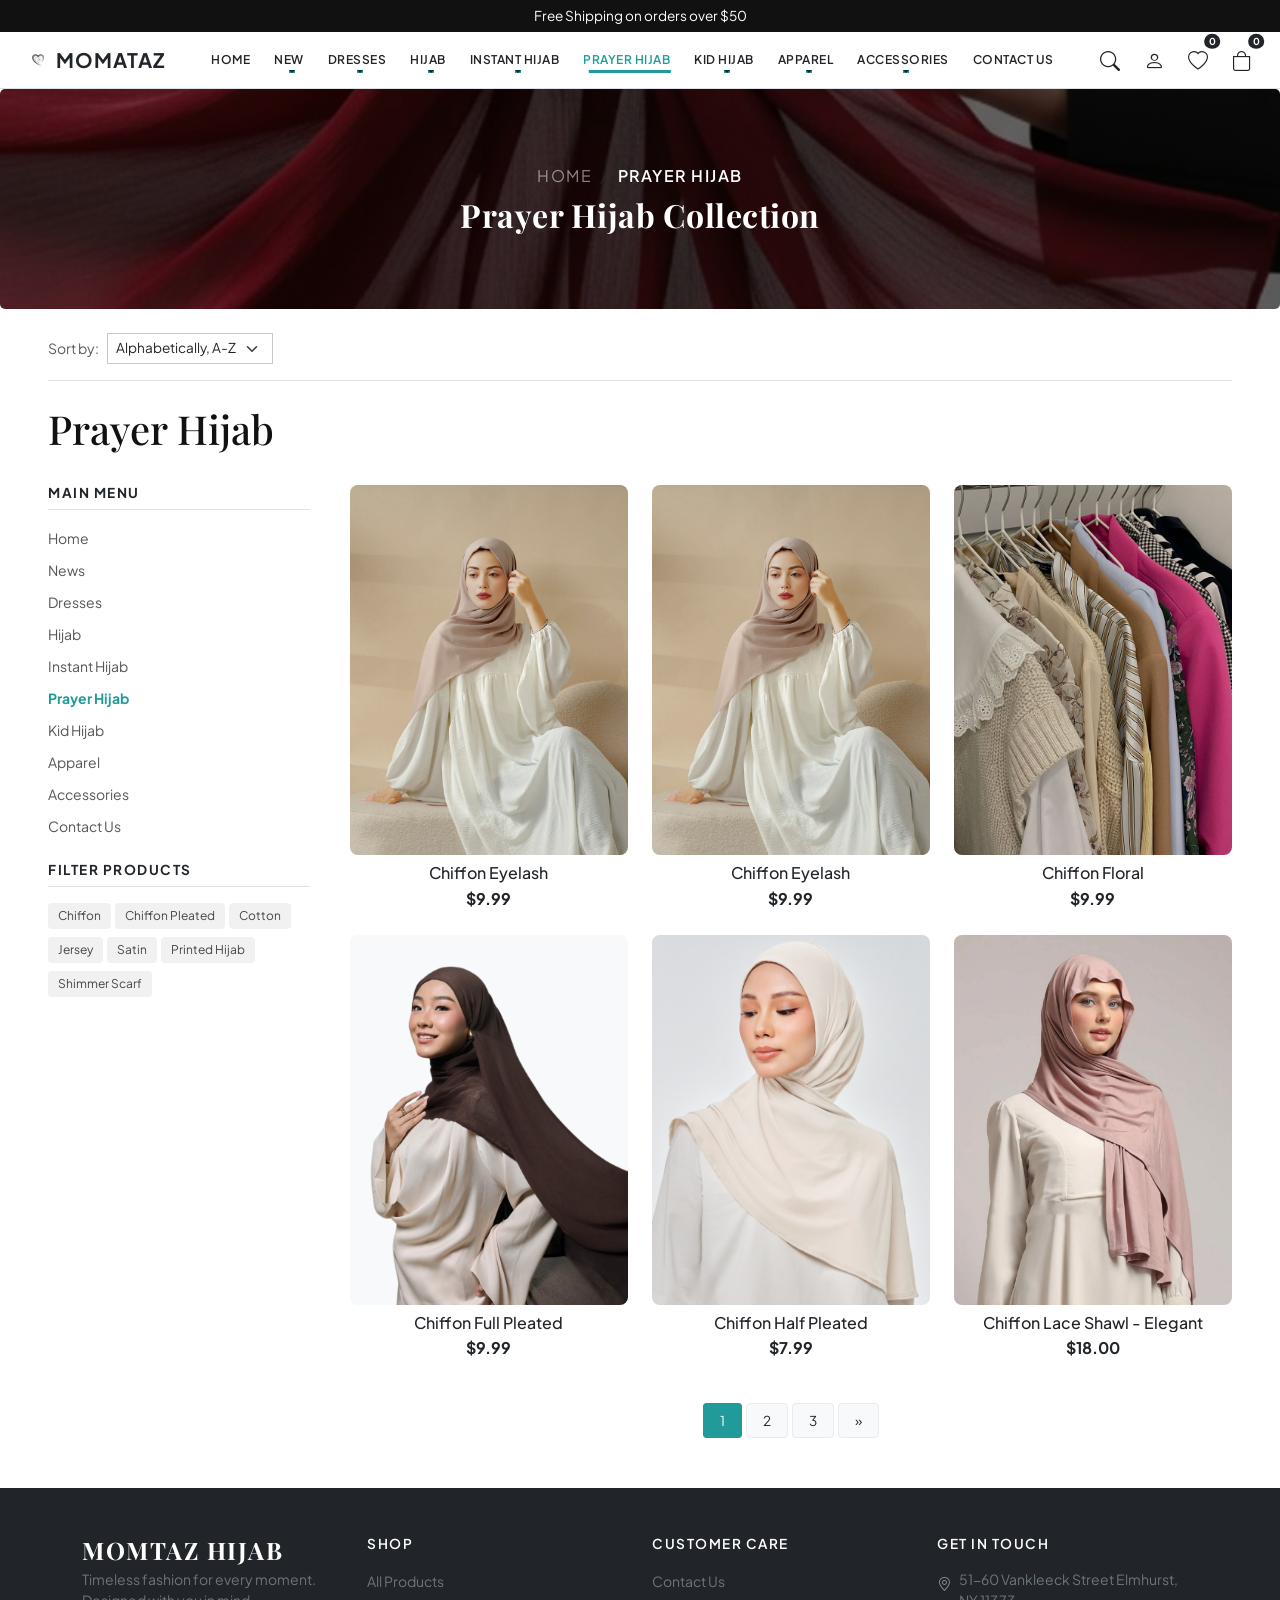
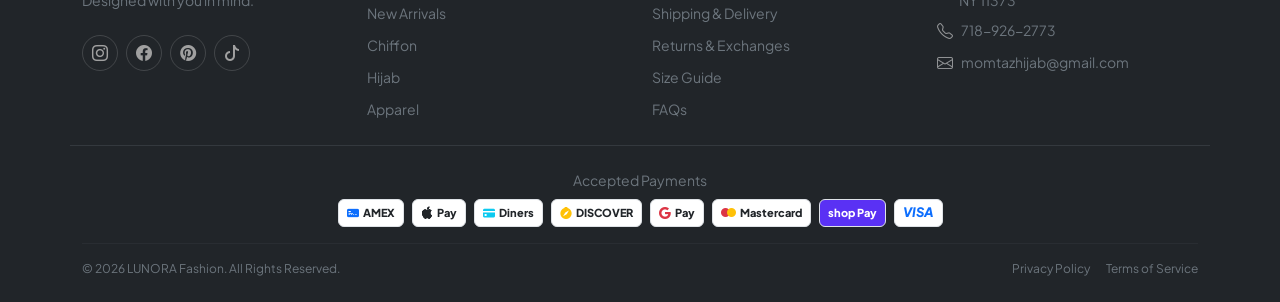
<file: prayer_hijab.html>
<!DOCTYPE html>
<html lang="en">

<head>
    <meta charset="UTF-8">
    <meta name="viewport" content="width=device-width, initial-scale=1.0">
    <title>LUNORA - Elevate Your Everyday Style</title>
    <!-- Bootstrap 5 CSS -->
    <link href="https://cdn.jsdelivr.net/npm/bootstrap@5.3.2/dist/css/bootstrap.min.css" rel="stylesheet">
    <!-- Bootstrap Icons -->
    <link rel="stylesheet" href="https://cdn.jsdelivr.net/npm/bootstrap-icons@1.11.1/font/bootstrap-icons.css">
    <!-- Custom CSS -->
    <link rel="stylesheet" href="CSS/style.css">
    <link rel="stylesheet" href="CSS/hijab.css">
    
    
</head>

<body>

    <!-- Top Announcement Bar -->
    <div class="announcement-bar text-center">
        Free Shipping on orders over $50
    </div>

    <!-- Navbar -->
    <nav class="navbar navbar-expand-lg navbar-light bg-white py-2 border-bottom sticky-top">
        <div class="container-fluid px-3 px-lg-4 d-flex align-items-center justify-content-between">

            <!-- Left Side: Brand Logo + Menu Button -->
            <div class="d-flex align-items-center gap-2">
                <!-- Brand Logo & Name -->
                <a class="navbar-brand fw-bold text-dark text-uppercase fs-5 tracking-wider me-1 d-inline-flex align-items-center mb-0"
                    href="#">
                    <img src="image/momataz.webp" alt="MOMATAZ" height="28" class="d-inline-block align-middle me-1"
                        onerror="this.style.display='none'">
                    <span class="fw-bold" style="letter-spacing: 1px;">MOMATAZ</span>
                </a>

                <!-- Mobile Menu Button -->
                <button
                    class="btn btn-link text-dark p-0 border-0 shadow-none d-lg-none text-decoration-none d-flex align-items-center gap-1 ms-1"
                    type="button" data-bs-toggle="offcanvas" data-bs-target="#mobileSidebarMenu">
                    <i class="bi bi-list fs-4"></i>
                    <span class="fw-medium text-dark" style="font-size: 0.9rem;">Menu</span>
                </button>
            </div>

            <!-- Desktop Navigation Links -->
            <div class="collapse navbar-collapse justify-content-center d-none d-lg-flex" id="mainNavbar">
                <ul class="navbar-nav gap-lg-2 text-uppercase fw-semibold my-0"
                    style="font-size: 0.75rem; letter-spacing: 0.5px;">
                    <li class="nav-item"><a class="nav-link  text-dark px-2 py-1" href="index.html">HOME</a></li>
                    <li class="nav-item dropdown">
                        <a class="nav-link dropdown-toggle text-dark px-2 py-1" href="new.html" role="button">NEW</a>
                        <!--
                        <ul class="dropdown-menu border-0 shadow-sm rounded-0 p-1">
                            <li><a class="mega-menu-link py-1 px-3" href="#">Latest News</a></li>
                            <li><a class="mega-menu-link py-1 px-3" href="#">Events</a></li>
                        </ul>
                        -->
                    </li>
                    <li class="nav-item dropdown">
                        <a class="nav-link dropdown-toggle text-dark px-2 py-1" href="#" role="button">DRESSES</a>
                        <ul class="dropdown-menu border-0 shadow-sm rounded-0 p-1">
                            <li><a class="mega-menu-link py-1 px-3" href="#">Chiffon</a></li>
                            <li><a class="mega-menu-link py-1 px-3" href="#">Dresses</a></li>
                        </ul>
                    </li>

                    <!-- Mega Dropdown Menu -->
                    <li class="nav-item dropdown position-static">
                        <a class="nav-link dropdown-toggle text-dark px-2 py-1" href="hijab.html"
                            role="button">HIJAB</a>

                        <div class="dropdown-menu mega-menu w-100 border-0 shadow-sm rounded-0 m-0 p-4">
                            <div class="container-fluid">
                                <div class="row g-4">

                                    <!-- Column 1: CHIFFON -->
                                    <div class="col-12 col-md-4 col-lg">
                                        <h6 class="mega-menu-heading">CHIFFON</h6>
                                        <ul class="list-unstyled p-0 m-0">
                                            <li><a class="mega-menu-link" href="#">Luxury Chiffon</a></li>
                                            <li><a class="mega-menu-link" href="#">Classic Chiffon</a></li>
                                            <li><a class="mega-menu-link" href="#">Chiffon Eyelash</a></li>
                                            <li><a class="mega-menu-link" href="#">Chiffon Shimmer</a></li>
                                            <li><a class="mega-menu-link" href="#">Chiffon with Fancy Stone</a></li>
                                            <li><a class="mega-menu-link" href="#">Chiffon Printed</a></li>
                                        </ul>
                                    </div>

                                    <!-- Column 2: CHIFFON PLEATED & COTTON -->
                                    <div class="col-12 col-md-4 col-lg">
                                        <h6 class="mega-menu-heading">CHIFFON PLEATED</h6>
                                        <ul class="list-unstyled p-0 mb-4">
                                            <li><a class="mega-menu-link" href="#">Chiffon Full Pleated</a></li>
                                            <li><a class="mega-menu-link" href="#">Chiffon Half Pleated</a></li>
                                            <li><a class="mega-menu-link" href="#">Chiffon Two Tone Pleated</a></li>
                                            <li><a class="mega-menu-link" href="#">Chiffon Pleated Laser Cut</a></li>
                                            <li><a class="mega-menu-link" href="#">Chiffon Flower Printed Pleated</a>
                                            </li>
                                        </ul>

                                        <h6 class="mega-menu-heading">COTTON</h6>
                                        <ul class="list-unstyled p-0 m-0">
                                            <li><a class="mega-menu-link" href="#">Lace Cotton</a></li>
                                            <li><a class="mega-menu-link" href="#">Crinkle Cotton</a></li>
                                        </ul>
                                    </div>

                                    <!-- Column 3: JERSEY -->
                                    <div class="col-12 col-md-4 col-lg">
                                        <h6 class="mega-menu-heading">JERSEY</h6>
                                        <ul class="list-unstyled p-0 m-0">
                                            <li><a class="mega-menu-link" href="#">Jersey Cotton</a></li>
                                            <li><a class="mega-menu-link" href="#">Jersey Wave</a></li>
                                            <li><a class="mega-menu-link" href="#">Jersey Cotton Ribbed</a></li>
                                        </ul>
                                    </div>

                                    <!-- Column 4: JERSEY JACQUARD & SUEDE -->
                                    <div class="col-12 col-md-4 col-lg">
                                        <h6 class="mega-menu-heading">JERSEY JACQUARD</h6>
                                        <ul class="list-unstyled p-0 mb-4">
                                            <li><a class="mega-menu-link" href="#">Jersey Jacquard</a></li>
                                            <li><a class="mega-menu-link" href="#">Jersey Jacquard Ribbed Block
                                                    Design</a></li>
                                            <li><a class="mega-menu-link" href="#">Jersey Ribbed Line</a></li>
                                            <li><a class="mega-menu-link" href="#">Jersey Jacquard Lines</a></li>
                                            <li><a class="mega-menu-link" href="#">Jersey Jacquard with Crystal</a></li>
                                        </ul>

                                        <h6 class="mega-menu-heading">SUEDE</h6>
                                    </div>

                                    <!-- Column 5: SATIN -->
                                    <div class="col-12 col-md-4 col-lg">
                                        <h6 class="mega-menu-heading">SATIN</h6>
                                        <ul class="list-unstyled p-0 m-0">
                                            <li><a class="mega-menu-link" href="#">Satin Silk</a></li>
                                            <li><a class="mega-menu-link" href="#">Satin Eyelash</a></li>
                                            <li><a class="mega-menu-link" href="#">Satin Silk Crepe</a></li>
                                        </ul>
                                    </div>

                                </div>
                            </div>
                        </div>
                    </li>

                    <li class="nav-item dropdown">
                        <a class="nav-link dropdown-toggle text-dark px-2 py-1" href="instant_hijab.html"
                            role="button">INSTANT HIJAB</a>
                        <ul class="dropdown-menu border-0 shadow-sm rounded-0 p-1">
                            <li><a class="mega-menu-link py-1 px-3" href="#">Jersey Instant Hijab
                                </a></li>
                            <li><a class="mega-menu-link py-1 px-3" href="#"></a></li>
                        </ul>
                    </li>
                    <li class="nav-item dropdown">
                        <a class="nav-link dropdown-toggle active text-dark px-2 py-1" href="prayer_hijab.html"
                            role="button">PRAYER HIJAB</a>
                        <ul class="dropdown-menu border-0 shadow-sm rounded-0 p-1">
                            <li><a class="mega-menu-link py-1 px-3" href="#">Prayer Hijab Set
                                </a></li>
                            <li><a class="mega-menu-link py-1 px-3" href="#">Prater Hijab Only
                                </a></li>
                        </ul>
                    </li>
                    <li class="nav-item dropdown">
                        <a class="nav-link dropdown-toggle text-dark px-2 py-1" href="kid_hijab.html" role="button">KID
                            HIJAB</a>
                        <ul class="dropdown-menu border-0 shadow-sm rounded-0 p-1">
                            <li><a class="mega-menu-link py-1 px-3" href="#">Sparkle Princess Hijab
                                </a></li>
                            <li><a class="mega-menu-link py-1 px-3" href="#">Star Kid Hijab
                                </a></li>
                        </ul>
                    </li>


                    <li class="nav-item dropdown">
                        <a class="nav-link dropdown-toggle text-dark px-2 py-1" href="#" role="button">Apparel</a>
                        <ul class="dropdown-menu border-0 shadow-sm rounded-0 p-1">
                            <li><a class="mega-menu-link py-1 px-3" href="#">cARDIGAN</a>
                                </a></li>
                            <li><a class="mega-menu-link py-1 px-3" href="#">PANTS
                                </a></li>
                                <li><a class="mega-menu-link py-1 px-3" href="#">TOP
                                </a></li>
                            <li><a class="mega-menu-link py-1 px-3" href="#">SKIRTS
                                </a></li>
                                 <li><a class="mega-menu-link py-1 px-3" href="#">SET
                                </a></li>
                        </ul>
                    </li>

                    <li class="nav-item dropdown position-static">
                        <a class="nav-link dropdown-toggle text-dark px-2 py-1" href="accessories.html"
                            role="button">ACCESSORIES</a>

                        <div class="dropdown-menu mega-menu w-100 border-0 shadow-sm rounded-0 m-0 p-4">
                            <div class="container-fluid">
                                <div class="row g-4">

                                    <!-- Column 1: CHIFFON -->
                                    <div class="col-12 col-md-4 col-lg">
                                        <h6 class="mega-menu-heading">ACCESSORIES</h6>
                                        <ul class="list-unstyled p-0 m-0">
                                            <li><a class="mega-menu-link" href="#">Luxury Chiffon</a></li>
                                            <li><a class="mega-menu-link" href="#">Classic Chiffon</a></li>
                                            <li><a class="mega-menu-link" href="#">Chiffon Eyelash</a></li>
                                            <li><a class="mega-menu-link" href="#">Chiffon Shimmer</a></li>
                                            <li><a class="mega-menu-link" href="#">Chiffon with Fancy Stone</a></li>
                                            <li><a class="mega-menu-link" href="#">Chiffon Printed</a></li>
                                        </ul>
                                    </div>

                                    <!-- Column 2: CHIFFON PLEATED & COTTON -->
                                    <div class="col-12 col-md-4 col-lg">
                                        <h6 class="mega-menu-heading">CHIFFON PLEATED</h6>
                                        <ul class="list-unstyled p-0 mb-4">
                                            <li><a class="mega-menu-link" href="#">Chiffon Full Pleated</a></li>
                                            <li><a class="mega-menu-link" href="#">Chiffon Half Pleated</a></li>
                                            <li><a class="mega-menu-link" href="#">Chiffon Two Tone Pleated</a></li>
                                            <li><a class="mega-menu-link" href="#">Chiffon Pleated Laser Cut</a></li>
                                            <li><a class="mega-menu-link" href="#">Chiffon Flower Printed Pleated</a>
                                            </li>
                                        </ul>

                                        <h6 class="mega-menu-heading">COTTON</h6>
                                        <ul class="list-unstyled p-0 m-0">
                                            <li><a class="mega-menu-link" href="#">Lace Cotton</a></li>
                                            <li><a class="mega-menu-link" href="#">Crinkle Cotton</a></li>
                                        </ul>
                                    </div>

                                    <!-- Column 3: JERSEY -->
                                    <div class="col-12 col-md-4 col-lg">
                                        <h6 class="mega-menu-heading">JERSEY</h6>
                                        <ul class="list-unstyled p-0 m-0">
                                            <li><a class="mega-menu-link" href="#">Jersey Cotton</a></li>
                                            <li><a class="mega-menu-link" href="#">Jersey Wave</a></li>
                                            <li><a class="mega-menu-link" href="#">Jersey Cotton Ribbed</a></li>
                                        </ul>
                                    </div>

                                    <!-- Column 4: JERSEY JACQUARD & SUEDE -->
                                    <div class="col-12 col-md-4 col-lg">
                                        <h6 class="mega-menu-heading">JERSEY JACQUARD</h6>
                                        <ul class="list-unstyled p-0 mb-4">
                                            <li><a class="mega-menu-link" href="#">Jersey Jacquard</a></li>
                                            <li><a class="mega-menu-link" href="#">Jersey Jacquard Ribbed Block
                                                    Design</a></li>
                                            <li><a class="mega-menu-link" href="#">Jersey Ribbed Line</a></li>
                                            <li><a class="mega-menu-link" href="#">Jersey Jacquard Lines</a></li>
                                            <li><a class="mega-menu-link" href="#">Jersey Jacquard with Crystal</a></li>
                                        </ul>

                                        <h6 class="mega-menu-heading">SUEDE</h6>
                                    </div>

                                    <!-- Column 5: SATIN -->
                                    <div class="col-12 col-md-4 col-lg">
                                        <h6 class="mega-menu-heading">SATIN</h6>
                                        <ul class="list-unstyled p-0 m-0">
                                            <li><a class="mega-menu-link" href="#">Satin Silk</a></li>
                                            <li><a class="mega-menu-link" href="#">Satin Eyelash</a></li>
                                            <li><a class="mega-menu-link" href="#">Satin Silk Crepe</a></li>
                                        </ul>
                                    </div>

                                </div>
                            </div>
                        </div>
                    </li>

                    <li class="nav-item"><a class="nav-link text-dark px-2 py-1" href="contact.html">CONTACT US</a></li>
                </ul>
            </div>

            <!-- Right Side Icons -->
            <div class="d-flex align-items-center gap-2 gap-sm-3">

                <!-- Expanding Search Box Container -->
                <div class="search-expand-wrapper position-relative d-flex align-items-center d-none d-lg-flex">
                    <input type="text" class="form-control search-expand-input shadow-none rounded-pill"
                        placeholder="Search..." id="searchExpandInput">
                    <button class="btn btn-link nav-icon-btn p-1 text-dark border-0 shadow-none search-expand-btn"
                        type="button" id="searchExpandBtn" title="Search">
                        <i class="bi bi-search fs-5"></i>
                    </button>
                </div>

                <!-- Account Icon -->
                <a href="account.html" class="nav-icon-btn text-dark p-1" title="Account">
                    <i class="bi bi-person fs-5"></i>
                </a>

                <!-- Wishlist Icon with Badge -->
                <a href="wishlist.html"
                    class="nav-icon-btn text-dark p-1 position-relative d-inline-flex align-items-center"
                    title="Wishlist">
                    <i class="bi bi-heart fs-5"></i>
                    <span
                        class="position-absolute top-0 start-100 translate-middle badge rounded-circle bg-dark text-white fw-bold badge-count"
                        style="font-size: 0.6rem; padding: 0.25em 0.45em;">0</span>
                </a>

                <!-- Cart Icon with Badge -->
                <button
                    class="btn btn-link nav-icon-btn text-dark p-1 position-relative d-inline-flex align-items-center border-0 shadow-none"
                    data-bs-toggle="offcanvas" data-bs-target="#cartOffcanvas" title="Cart">
                    <i class="bi bi-bag fs-5"></i>
                    <span
                        class="position-absolute top-0 start-100 translate-middle badge rounded-circle bg-dark text-white fw-bold badge-count"
                        style="font-size: 0.6rem; padding: 0.25em 0.45em;">0</span>
                </button>

            </div>



        </div>
    </nav>

    <!-- Mobile Drawer Sidebar -->
    <div class="offcanvas offcanvas-start mobile-sidebar border-end d-lg-none" tabindex="-1" id="mobileSidebarMenu"
        aria-labelledby="mobileSidebarMenuLabel" style="max-width: 310px;">

        <!-- Header: Brand + Close Button -->
        <div
            class="offcanvas-header border-bottom py-3 px-3 d-flex align-items-center justify-content-between bg-white">
            <a href="index.html" class="text-decoration-none d-flex align-items-center gap-2">
                <img src="image/momataz.webp" alt="MOMATAZ" height="24" onerror="this.style.display='none'">
                <span class="fw-bold text-dark tracking-wider"
                    style="letter-spacing: 1.5px; font-size: 1.1rem;">MOMATAZ</span>
            </a>
            <button type="button" class="btn-close shadow-none fs-7" data-bs-dismiss="offcanvas"
                aria-label="Close"></button>
        </div>

        <div class="offcanvas-body p-0 d-flex flex-column justify-content-between bg-white">
            <div>
                <!-- Search Box -->
                <div class="p-3 bg-light-subtle border-bottom">
                    <div class="input-group search-input-group rounded-2 overflow-hidden border">
                        <span class="input-group-text bg-white border-0 text-muted pe-1 ps-3">
                            <i class="bi bi-search fs-6"></i>
                        </span>
                        <input type="text" class="form-control border-0 shadow-none ps-2 py-2 fs-7"
                            placeholder="Search our store..." style="font-size: 0.875rem;">
                    </div>
                </div>

                <!-- Menu List (Accordion Style) -->
                <div class="accordion accordion-flush" id="sidebarMenuAccordion">

                    <!-- Home -->
                    <div class="border-bottom sidebar-single-link">
                        <a href="index.html" class="sidebar-single-link">Home</a>
                    </div>

                    <!-- News Dropdown -->
<div class="accordion-item border-0 border-bottom">

    <h2 class="accordion-header sidebar-single-link">
        <button class="sidebar-menu-btn collapsed"
            type="button"
            data-bs-toggle="collapse"
            data-bs-target="#collapseNews"
            aria-expanded="false">
            New
        </button>
    </h2>

    <div id="collapseNews"
        class="accordion-collapse collapse"
        data-bs-parent="#sidebarMenuAccordion">

        <div class="accordion-body py-2 px-4 bg-light-subtle">
            <a href="new.html" class="sub-item">
                All New In
            </a>
        </div>

    </div>

</div>

                    <!-- Dresses -->
                    <div class="accordion-item border-0 border-bottom">
                        <h2 class="accordion-header sidebar-single-link">
                            <button class="sidebar-menu-btn collapsed" type="button" data-bs-toggle="collapse"
                                data-bs-target="#collapseDresses">
                                Dresses
                            </button>
                        </h2>
                        <div id="collapseDresses" class="accordion-collapse collapse"
                            data-bs-parent="#sidebarMenuAccordion">
                            <div class="accordion-body py-2 px-4 bg-light-subtle">
                                <a href="#" class="sub-item">Chiffon</a>
                                <a href="#" class="sub-item">Dresses</a>
                            </div>
                        </div>
                    </div>

                    <!-- Hijab -->
                    <div class="accordion-item border-0 border-bottom">
                        <h2 class="accordion-header sidebar-single-link">
                            <button class="sidebar-menu-btn collapsed" type="button" data-bs-toggle="collapse"
                                data-bs-target="#collapseHijab">
                                Hijab
                            </button>
                        </h2>
                        <div id="collapseHijab" class="accordion-collapse collapse"
                            data-bs-parent="#sidebarMenuAccordion">
                            <div class="accordion-body py-2 px-4 bg-light-subtle">
                                <a href="hijab.html" class="sub-item fw-semibold text-accent">All Hijabs &rarr;</a>
                                <a href="#" class="sub-item">Luxury Chiffon</a>
                                <a href="#" class="sub-item">Classic Chiffon</a>
                                <a href="#" class="sub-item">Chiffon Eyelash</a>
                                <a href="#" class="sub-item">Chiffon Shimmer</a>
                                <a href="#" class="sub-item">Chiffon with Fancy Stone</a>
                                <a href="#" class="sub-item">Chiffon Printed</a>
                            </div>
                        </div>
                    </div>

                    <!-- Instant Hijab -->
                    <div class="accordion-item border-0 border-bottom">
                        <h2 class="accordion-header sidebar-single-link">
                            <button class="sidebar-menu-btn collapsed" type="button" data-bs-toggle="collapse"
                                data-bs-target="#collapseInstantHijab">
                                Instant Hijab
                            </button>
                        </h2>
                        <div id="collapseInstantHijab" class="accordion-collapse collapse"
                            data-bs-parent="#sidebarMenuAccordion">
                            <div class="accordion-body py-2 px-4 bg-light-subtle">
                                <a href="#" class="sub-item">Daily Instant</a>
                                <a href="#" class="sub-item">Sport Instant</a>
                            </div>
                        </div>
                    </div>

                    <!-- Prayer Hijab -->
                    <div class="accordion-item border-0 border-bottom">
                        <h2 class="accordion-header sidebar-single-link">
                            <button class="sidebar-menu-btn collapsed" type="button" data-bs-toggle="collapse"
                                data-bs-target="#collapsePrayerHijab">
                                Prayer Hijab
                            </button>
                        </h2>
                        <div id="collapsePrayerHijab" class="accordion-collapse collapse"
                            data-bs-parent="#sidebarMenuAccordion">
                            <div class="accordion-body py-2 px-4 bg-light-subtle">
                                <a href="#" class="sub-item">Travel Mukena</a>
                                <a href="#" class="sub-item">Regular Mukena</a>
                            </div>
                        </div>
                    </div>

                    <!-- Kid Hijab -->
                    <div class="accordion-item border-0 border-bottom">
                        <h2 class="accordion-header sidebar-single-link">
                            <button class="sidebar-menu-btn collapsed" type="button" data-bs-toggle="collapse"
                                data-bs-target="#collapseKidHijab">
                                Kid Hijab
                            </button>
                        </h2>
                        <div id="collapseKidHijab" class="accordion-collapse collapse"
                            data-bs-parent="#sidebarMenuAccordion">
                            <div class="accordion-body py-2 px-4 bg-light-subtle">
                                <a href="#" class="sub-item">Girls Hijab</a>
                            </div>
                        </div>
                    </div>

                    <!-- Apparel -->
                    <div class="accordion-item border-0 border-bottom">
                        <h2 class="accordion-header sidebar-single-link">
                            <button class="sidebar-menu-btn collapsed" type="button" data-bs-toggle="collapse"
                                data-bs-target="#collapseApparel">
                                Apparel
                            </button>
                        </h2>
                         <div id="collapseApparel" class="accordion-collapse collapse"
                            data-bs-parent="#sidebarMenuAccordion">
                            <div class="accordion-body py-2 px-4 bg-light-subtle">
                                <a href="#" class="sub-item">CARDIGAN</a>
                                <a href="#" class="sub-item">PANTS</a>
                                <a href="#" class="sub-item">Tops</a>
                                <a href="#" class="sub-item">SKIRTS</a>
                                <a href="#" class="sub-item">Tops</a>
                               
                            </div>
                        </div>
                    </div>

                    <!-- Accessories -->
                    <div class="accordion-item border-0 border-bottom">
                        <h2 class="accordion-header sidebar-single-link">
                            <button class="sidebar-menu-btn collapsed " type="button" data-bs-toggle="collapse"
                                data-bs-target="#collapseAccessories">
                                Accessories
                            </button>
                        </h2>
                        <div id="collapseAccessories" class="accordion-collapse collapse"
                            data-bs-parent="#sidebarMenuAccordion">
                            <div class="accordion-body py-2 px-4 bg-light-subtle ">
                                <a href="#" class="sub-item">Brooch</a>
                                <a href="#" class="sub-item">Inner Hijab</a>
                            </div>
                        </div>
                    </div>

                    <!-- Contact Us -->
                    <div class="border-bottom sidebar-single-link">
                        <a href="contact.html" class="sidebar-single-link">Contact Us</a>
                    </div>

                </div>
            </div>

            <!-- Bottom Account & Auth Area -->
            <div class="p-3 border-top bg-light-subtle mt-3">
                <div class="d-flex align-items-center gap-2 mb-3 text-dark">
                    <i class="bi bi-person-circle fs-5"></i>
                    <span class="fw-medium fs-7">User Account</span>
                </div>
                <div class="row g-2">
                    <div class="col-6">
                        <a href="login.html" class="btn btn-outline-dark btn-sm w-100 py-2 fw-medium rounded-2 fs-8">Log
                            In</a>
                    </div>
                    <div class="col-6">
                        <a href="register.html" class="btn btn-dark btn-sm w-100 py-2 fw-medium rounded-2 fs-8"
                            style="background-color: var(--primary, #111111);">Register</a>
                    </div>
                </div>
            </div>

        </div>
    </div>

    
    <div class="page-header position-relative d-flex align-items-center justify-content-center text-center text-white overflow-hidden"
        style="background: linear-gradient(rgba(0, 0, 0, 0.5), rgba(0, 0, 0, 0.5)), url('image/hijab_img.jpg') no-repeat center center / cover; min-height: 220px; border-radius: 5px;">

        <div class="position-relative z-1 p-4">
            <nav aria-label="breadcrumb" class="mb-2">
                <ol class="breadcrumb mb-0 small text-uppercase justify-content-center" style="letter-spacing: 1.5px;">
                    <li class="breadcrumb-item">
                        <a href="index.html" class="text-white-50 text-decoration-none breadcrumb-link">Home</a>
                    </li>
                    <li class="breadcrumb-item active text-white fw-semibold" aria-current="page">
                        Prayer Hijab
                    </li>
                </ol>
            </nav>

            <h1 class="h2 fw-bold mb-0 text-white"
                style="font-family: 'Playfair Display', serif; letter-spacing: 0.5px;">
                Prayer Hijab Collection
            </h1>
        </div>
    </div>

    <!-- Hijab Collection  -->
    <main class="py-4 bg-white">
        <div class="container-fluid px-lg-5">

            <!-- Page Header & Top Breadcrumb / Title Bar -->
            <div class="d-flex justify-content-between align-items-center mb-4 pb-3 border-bottom">

                <!-- Top Sort Options -->
                <div class="d-flex align-items-center gap-2">
                    <label for="sortSelect" class="small text-muted text-nowrap d-none d-sm-inline">Sort by:</label>
                    <select class="form-select form-select-sm rounded-0 border-secondary-subtle fs-7" id="sortSelect"
                        style="min-width: 160px;">
                        <option selected>Alphabetically, A-Z</option>
                        <option value="1">Price, low to high</option>
                        <option value="2">Price, high to low</option>
                        <option value="3">Date, new to old</option>
                    </select>
                </div>
            </div>

            <!-- Main Content Layout -->
            <div class="row g-4">
                <h1>Prayer Hijab</h1>
                <!-- Left Sidebar Filter (Col 3) -->
                <aside class="col-lg-3 col-md-4 d-none d-md-block">
                    <div class="pe-lg-3">

                        <!-- Navigation Categories -->
                        <div class="filter-group mb-4">
                            <h6 class="fw-bold text-uppercase fs-7 mb-3 pb-2 border-bottom tracking-wider text-dark">
                                Main Menu</h6>
                            <ul class="list-unstyled sidebar-menu d-flex flex-column gap-2 mb-0">
                                <li><a href="index.html" class="sidebar-link">Home</a></li>
                                <li><a href="news.html" class="sidebar-link">News</a></li>
                                <li><a href="dresses.html" class="sidebar-link">Dresses</a></li>
                                <li><a href="hijab.html" class="sidebar-link ">Hijab</a></li>
                                <li><a href="instant-hijab.html" class="sidebar-link">Instant
                                        Hijab</a></li>
                                <li><a href="prayer-hijab.html" class="sidebar-link  active fw-bold text-accent">Prayer Hijab</a></li>
                                <li><a href="kid-hijab.html" class="sidebar-link">Kid Hijab</a></li>
                                <li><a href="apparel.html" class="sidebar-link">Apparel</a></li>
                                <li><a href="accessories.html" class="sidebar-link">Accessories</a></li>
                                <li><a href="contact.html" class="sidebar-link">Contact Us</a></li>
                            </ul>
                        </div>

                        <!-- Filter Tag Pills -->
                        <div class="filter-group mb-4">
                            <h6 class="fw-bold text-uppercase fs-7 mb-3 pb-2 border-bottom tracking-wider text-dark">
                                Filter Products</h6>
                            <div class="d-flex flex-wrap gap-1">
                                <a href="#" class="badge-filter">Chiffon</a>
                                <a href="#" class="badge-filter">Chiffon Pleated</a>
                                <a href="#" class="badge-filter">Cotton</a>
                                <a href="#" class="badge-filter">Jersey</a>
                                <a href="#" class="badge-filter">Satin</a>
                                <a href="#" class="badge-filter">Printed Hijab</a>
                                <a href="#" class="badge-filter">Shimmer Scarf</a>
                            </div>
                        </div>

                    </div>
                </aside>

                <!-- Product Listing Grid (Col 9) -->
                <section class="col-lg-9 col-md-8">
                    <div class="row g-3 g-xl-4">

                        <!-- Product 1 -->
                        <div class="col-6 col-lg-4">
                            <div class="product-card position-relative overflow-hidden rounded-3 mb-2">
                                <div class="product-actions position-absolute top-0 end-0 m-3 d-flex flex-column gap-2 z-2">
                                    <button class="btn btn-light btn-action-icon rounded-circle shadow-sm"
                                        title="Add to Wishlist"><i class="bi bi-heart"></i></button>

                                </div>
                                <div class="product-img-wrapper overflow-hidden bg-light">
                                    <img src="image/chiffron.jpg" alt="Chiffon Eyelash"
                                        class="img-fluid w-100 object-fit-cover product-img">
                                </div>
                                <div class="quick-add-wrapper position-absolute bottom-0 start-0 w-100 p-3 z-2">
                                    <a href="product_detail.html" class="text-decoration-none"><button
                                            class="btn btn-dark w-100 py-2 rounded-2 fs-7 fw-medium d-flex align-items-center justify-content-center gap-2">
                                            <i class="bi bi-bag-plus fs-6 "></i> Quick View
                                        </button></a>
                                </div>
                            </div>
                            <div class="text-center product-info">
                                <h6 class="fw-medium mb-1 fs-6 text-truncate"><a href="#"
                                        class="text-dark text-decoration-none">Chiffon Eyelash</a></h6>
                                <div class="fw-bold text-dark fs-6">$9.99</div>
                            </div>
                        </div>

                        <!-- Product 2 -->
                        <div class="col-6 col-lg-4">
                            <div class="product-card position-relative overflow-hidden rounded-3 mb-2">
                                <div
                                    class="product-actions position-absolute top-0 end-0 m-3 d-flex flex-column gap-2 z-2">
                                    <button class="btn btn-light btn-action-icon rounded-circle shadow-sm"
                                        title="Add to Wishlist"><i class="bi bi-heart"></i></button>

                                </div>
                                <div class="product-img-wrapper overflow-hidden bg-light">
                                    <img src="image/chiffron.jpg" alt="Chiffon Eyelash"
                                        class="img-fluid w-100 object-fit-cover product-img">
                                </div>
                                <div class="quick-add-wrapper position-absolute bottom-0 start-0 w-100 p-3 z-2">
                                    <button
                                        class="btn btn-dark w-100 py-2 rounded-2 fs-7 fw-medium d-flex align-items-center justify-content-center gap-2">
                                        <i class="bi bi-bag-plus fs-6"></i> Quick view
                                    </button>
                                </div>
                            </div>
                            <div class="text-center product-info">
                                <h6 class="fw-medium mb-1 fs-6 text-truncate"><a href="#"
                                        class="text-dark text-decoration-none">Chiffon Eyelash</a></h6>
                                <div class="fw-bold text-dark fs-6">$9.99</div>
                            </div>
                        </div>

                        <!-- Product 3 -->
                        <div class="col-6 col-lg-4">
                            <div class="product-card position-relative overflow-hidden rounded-3 mb-2">
                                <div
                                    class="product-actions position-absolute top-0 end-0 m-3 d-flex flex-column gap-2 z-2">
                                    <button class="btn btn-light btn-action-icon rounded-circle shadow-sm"
                                        title="Add to Wishlist"><i class="bi bi-heart"></i></button>

                                </div>
                                <div class="product-img-wrapper overflow-hidden bg-light">
                                    <img src="image/Apparel.jpg" alt="Chiffon Floral"
                                        class="img-fluid w-100 object-fit-cover product-img">
                                </div>
                                <div class="quick-add-wrapper position-absolute bottom-0 start-0 w-100 p-3 z-2">
                                    <button
                                        class="btn btn-dark w-100 py-2 rounded-2 fs-7 fw-medium d-flex align-items-center justify-content-center gap-2">
                                        <i class="bi bi-bag-plus fs-6"></i> Quick View
                                    </button>
                                </div>
                            </div>
                            <div class="text-center product-info">
                                <h6 class="fw-medium mb-1 fs-6 text-truncate"><a href="#"
                                        class="text-dark text-decoration-none">Chiffon Floral</a></h6>
                                <div class="fw-bold text-dark fs-6">$9.99</div>
                            </div>
                        </div>

                        <!-- Product 4 -->
                        <div class="col-6 col-lg-4">
                            <div class="product-card position-relative overflow-hidden rounded-3 mb-2">
                                <div
                                    class="product-actions position-absolute top-0 end-0 m-3 d-flex flex-column gap-2 z-2">
                                    <button class="btn btn-light btn-action-icon rounded-circle shadow-sm"
                                        title="Add to Wishlist"><i class="bi bi-heart"></i></button>

                                </div>
                                <div class="product-img-wrapper overflow-hidden bg-light">
                                    <img src="image/bg.png" alt="Chiffon Full Pleated"
                                        class="img-fluid w-100 object-fit-cover product-img">
                                </div>
                                <div class="quick-add-wrapper position-absolute bottom-0 start-0 w-100 p-3 z-2">
                                    <button
                                        class="btn btn-dark w-100 py-2 rounded-2 fs-7 fw-medium d-flex align-items-center justify-content-center gap-2">
                                        <i class="bi bi-bag-plus fs-6"></i> Quick View
                                    </button>
                                </div>
                            </div>
                            <div class="text-center product-info">
                                <h6 class="fw-medium mb-1 fs-6 text-truncate"><a href="#"
                                        class="text-dark text-decoration-none">Chiffon Full Pleated</a></h6>
                                <div class="fw-bold text-dark fs-6">$9.99</div>
                            </div>
                        </div>

                        <!-- Product 5 -->
                        <div class="col-6 col-lg-4">
                            <div class="product-card position-relative overflow-hidden rounded-3 mb-2">
                                <div
                                    class="product-actions position-absolute top-0 end-0 m-3 d-flex flex-column gap-2 z-2">
                                    <button class="btn btn-light btn-action-icon rounded-circle shadow-sm"
                                        title="Add to Wishlist"><i class="bi bi-heart"></i></button>

                                </div>
                                <div class="product-img-wrapper overflow-hidden bg-light">
                                    <img src="image/Instant Hijab.jpg" alt="Chiffon Half Pleated"
                                        class="img-fluid w-100 object-fit-cover product-img">
                                </div>
                                <div class="quick-add-wrapper position-absolute bottom-0 start-0 w-100 p-3 z-2">
                                    <button
                                        class="btn btn-dark w-100 py-2 rounded-2 fs-7 fw-medium d-flex align-items-center justify-content-center gap-2">
                                        <i class="bi bi-bag-plus fs-6"></i> Quick View
                                    </button>
                                </div>
                            </div>
                            <div class="text-center product-info">
                                <h6 class="fw-medium mb-1 fs-6 text-truncate"><a href="#"
                                        class="text-dark text-decoration-none">Chiffon Half Pleated</a></h6>
                                <div class="fw-bold text-dark fs-6">$7.99</div>
                            </div>
                        </div>

                        <!-- Product 6 -->
                        <div class="col-6 col-lg-4">
                            <div class="product-card position-relative overflow-hidden rounded-3 mb-2">
                                <div
                                    class="product-actions position-absolute top-0 end-0 m-3 d-flex flex-column gap-2 z-2">
                                    <button class="btn btn-light btn-action-icon rounded-circle shadow-sm"
                                        title="Add to Wishlist"><i class="bi bi-heart"></i></button>

                                </div>
                                <div class="product-img-wrapper overflow-hidden bg-light">
                                    <img src="image/Prayer Hijab.jpg" alt="Chiffon Lace Shawl"
                                        class="img-fluid w-100 object-fit-cover product-img">
                                </div>
                                <div class="quick-add-wrapper position-absolute bottom-0 start-0 w-100 p-3 z-2">
                                    <button
                                        class="btn btn-dark w-100 py-2 rounded-2 fs-7 fw-medium d-flex align-items-center justify-content-center gap-2">
                                        <i class="bi bi-bag-plus fs-6"></i> Quick View
                                    </button>
                                </div>
                            </div>
                            <div class="text-center product-info">
                                <h6 class="fw-medium mb-1 fs-6 text-truncate"><a href="#"
                                        class="text-dark text-decoration-none">Chiffon Lace Shawl - Elegant</a></h6>
                                <div class="fw-bold text-dark fs-6">$18.00</div>
                            </div>
                        </div>

                    </div>

                    <!-- Pagination Controls -->
                    <div class="d-flex justify-content-center mt-5 mb-3">
                        <nav aria-label="Page navigation">
                            <ul class="pagination pagination-sm gap-1">
                                <li class="page-item active"><a
                                        class="page-item-link px-3 py-2 text-decoration-none rounded-1" href="#">1</a>
                                </li>
                                <li class="page-item"><a
                                        class="page-item-link px-3 py-2 text-decoration-none rounded-1 text-dark"
                                        href="#">2</a></li>
                                <li class="page-item"><a
                                        class="page-item-link px-3 py-2 text-decoration-none rounded-1 text-dark"
                                        href="#">3</a></li>
                                <li class="page-item"><a
                                        class="page-item-link px-3 py-2 text-decoration-none rounded-1 text-dark"
                                        href="#">&raquo;</a></li>
                            </ul>
                        </nav>
                    </div>
                </section>

            </div>
        </div>
    </main>

    <!-- Footer Section -->
    <footer class="bg-dark text-white pt-5 pb-4">
        <div class="container">
            <div class="row g-4 pb-4 border-bottom border-secondary border-opacity-25">

                <!-- Column 1: Brand & Social Links -->
                <div class="col-6 col-lg-3">
                    <h4 class="brand-logo mb-1 text-white fw-bold tracking-wider">MOMTAZ HIJAB</h4>
                    <!-- <span class="sub-title text-uppercase text-muted fs-8 tracking-widest d-block mb-3">FASHION</span> -->
                    <p class="text-secondary small mb-4 pe-lg-3">
                        Timeless fashion for every moment. Designed with you in mind.
                    </p>
                    <div class="d-flex gap-2">
                        <a href="#" class="social-icon-btn" title="Instagram"><i class="bi bi-instagram"></i></a>
                        <a href="#" class="social-icon-btn" title="Facebook"><i class="bi bi-facebook"></i></a>
                        <a href="#" class="social-icon-btn" title="Pinterest"><i class="bi bi-pinterest"></i></a>
                        <a href="#" class="social-icon-btn" title="TikTok"><i class="bi bi-tiktok"></i></a>
                    </div>
                </div>

                <!-- Column 2: Quick Links (Shop) -->
                <div class="col-6 col-lg-3">
                    <h6 class="text-uppercase fs-7 mb-3 text-white tracking-wider fw-semibold">Shop</h6>
                    <ul class="list-unstyled d-flex flex-column gap-2 mb-0 footer-links">
                        <li><a href="#" class="text-secondary text-decoration-none small">All Products</a></li>
                        <li><a href="#" class="text-secondary text-decoration-none small">New Arrivals</a></li>
                        <li><a href="#" class="text-secondary text-decoration-none small">Chiffon</a></li>
                        <li><a href="#" class="text-secondary text-decoration-none small">Hijab</a></li>
                        <li><a href="#" class="text-secondary text-decoration-none small">Apparel</a></li>
                    </ul>
                </div>

                <!-- Column 3: Quick Links (Customer Care) -->
                <div class="col-6 col-lg-3">
                    <h6 class="text-uppercase fs-7 mb-3 text-white tracking-wider fw-semibold">Customer Care</h6>
                    <ul class="list-unstyled d-flex flex-column gap-2 mb-0 footer-links">
                        <li><a href="#" class="text-secondary text-decoration-none small">Contact Us</a></li>
                        <li><a href="#" class="text-secondary text-decoration-none small">Shipping & Delivery</a></li>
                        <li><a href="#" class="text-secondary text-decoration-none small">Returns & Exchanges</a></li>
                        <li><a href="#" class="text-secondary text-decoration-none small">Size Guide</a></li>
                        <li><a href="#" class="text-secondary text-decoration-none small">FAQs</a></li>
                    </ul>
                </div>

                <!-- Column 4: Contact Info -->
                <div class="col-6 col-lg-3">
                    <h6 class="text-uppercase fs-7 mb-3 text-white tracking-wider fw-semibold">Get in Touch</h6>
                    <ul class="list-unstyled d-flex flex-column gap-2 mb-0 footer-contact">
                        <li class="d-flex align-items-start gap-2 text-secondary small">
                            <i class="bi bi-geo-alt mt-1 text-white-50"></i>
                            <span>51-60 Vankleeck Street Elmhurst, NY 11373</span>
                        </li>
                        <li class="d-flex align-items-center gap-2">
                            <i class="bi bi-telephone text-white-50"></i>
                            <a href="tel:7189262773" class="text-secondary text-decoration-none small">718-926-2773</a>
                        </li>
                        <li class="d-flex align-items-center gap-2">
                            <i class="bi bi-envelope text-white-50"></i>
                            <a href="mailto:momtazhijab@gmail.com"
                                class="text-secondary text-decoration-none small">momtazhijab@gmail.com</a>
                        </li>
                    </ul>
                </div>

            </div>

            <!-- Accepted Payments Section -->
            <div class="text-center pt-4 pb-3">
                <p class="text-secondary small mb-2">Accepted Payments</p>
                <div class="d-flex flex-wrap justify-content-center align-items-center gap-2">
                    <span class="badge bg-white text-dark px-2 py-1 rounded border d-inline-flex align-items-center"
                        style="height: 28px;">
                        <i class="bi bi-credit-card-2-front-fill text-primary me-1"></i> <strong
                            style="font-size: 11px;">AMEX</strong>
                    </span>
                    <span class="badge bg-white text-dark px-2 py-1 rounded border d-inline-flex align-items-center"
                        style="height: 28px;">
                        <i class="bi bi-apple me-1"></i> <strong style="font-size: 11px;">Pay</strong>
                    </span>
                    <span class="badge bg-white text-dark px-2 py-1 rounded border d-inline-flex align-items-center"
                        style="height: 28px;">
                        <i class="bi bi-credit-card-fill text-info me-1"></i> <strong
                            style="font-size: 11px;">Diners</strong>
                    </span>
                    <span class="badge bg-white text-dark px-2 py-1 rounded border d-inline-flex align-items-center"
                        style="height: 28px;">
                        <i class="bi bi-compass-fill text-warning me-1"></i> <strong
                            style="font-size: 11px;">DISCOVER</strong>
                    </span>
                    <span class="badge bg-white text-dark px-2 py-1 rounded border d-inline-flex align-items-center"
                        style="height: 28px;">
                        <i class="bi bi-google me-1 text-danger"></i> <strong style="font-size: 11px;">Pay</strong>
                    </span>
                    <span class="badge bg-white text-dark px-2 py-1 rounded border d-inline-flex align-items-center"
                        style="height: 28px;">
                        <i class="bi bi-circle-fill text-danger" style="font-size: 9px;"></i>
                        <i class="bi bi-circle-fill text-warning me-1" style="font-size: 9px; margin-left: -3px;"></i>
                        <strong style="font-size: 11px;">Mastercard</strong>
                    </span>
                    <span class="badge bg-primary text-white px-2 py-1 rounded border d-inline-flex align-items-center"
                        style="height: 28px; background-color: #5a31f4 !important;">
                        <strong style="font-size: 11px;">shop Pay</strong>
                    </span>
                    <span class="badge bg-white text-primary px-2 py-1 rounded border d-inline-flex align-items-center"
                        style="height: 28px;">
                        <strong class="fst-italic" style="font-size: 13px;">VISA</strong>
                    </span>
                </div>
            </div>

            <!-- Footer Bottom Bar -->
            <div
                class="d-flex flex-column flex-md-row align-items-center justify-content-between pt-3 border-top border-secondary border-opacity-10 small text-secondary">
                <p class="mb-2 mb-md-0 fs-8">&copy; 2026 LUNORA Fashion. All Rights Reserved.</p>
                <div class="d-flex gap-3 fs-8">
                    <a href="#" class="text-secondary text-decoration-none">Privacy Policy</a>
                    <a href="#" class="text-secondary text-decoration-none">Terms of Service</a>
                </div>
            </div>
        </div>
    </footer>

    <script>
        document.addEventListener('DOMContentLoaded', function () {
            const searchWrapper = document.querySelector('.search-expand-wrapper');
            const searchBtn = document.getElementById('searchExpandBtn');
            const searchInput = document.getElementById('searchExpandInput');

            searchBtn.addEventListener('click', function (e) {
                e.stopPropagation();
                searchWrapper.classList.toggle('active');
                if (searchWrapper.classList.contains('active')) {
                    searchInput.focus();
                }
            });

            // အပြင်ဘက်ကို Click နှိပ်လိုက်လျှင် Search Box ပြန်ကျုံ့သွားမည်
            document.addEventListener('click', function (e) {
                if (!searchWrapper.contains(e.target)) {
                    searchWrapper.classList.remove('active');
                }
            });
        });

    </script>



    <!-- Bootstrap 5 JS Bundle -->
    <script src="https://cdn.jsdelivr.net/npm/bootstrap@5.3.2/dist/js/bootstrap.bundle.min.js"></script>
</body>

</html>
</file>
<file: CSS/style.css>
@import url('https://fonts.googleapis.com/css2?family=Playfair+Display:wght@400;500;600;700&family=Plus+Jakarta+Sans:wght@300;400;500;600;700&display=swap');

/* ==========================================
   1. Root Variables & Reset
   ========================================== */
:root {
    --primary-color: #111111;
    --accent-color: #209a9a;         /* Mint/Teal Accent Color */
    --accent-hover: #187d7d;         /* Darker Accent for active/focus states */
    --accent-light: #eaf5f5;         /* Soft Background Highlight */
    --bg-light: #f7f5f2;
    --bg-card: #f2efea;
    --text-muted: #666666;
    --font-heading: 'Playfair Display', serif;
    --font-body: 'Plus Jakarta Sans', sans-serif;
}

body {
    font-family: var(--font-body);
    color: var(--primary-color);
    background-color: #ffffff;
}

h1, h2, h3, .brand-logo, .font-serif {
    font-family: var(--font-heading);
}

.sub-title {
    font-size: 0.75rem;
    letter-spacing: 2px;
    text-transform: uppercase;
    color: #888888;
    font-weight: 600;
}

.announcement-bar {
    background-color: var(--primary-color);
    color: #ffffff;
    font-size: 0.85rem;
    padding: 6px 0;
}

/* ==========================================
   2. Navigation Bar & Mega Menu (Desktop)
   ========================================== */

/* Nav Link Hover Color & Underline Animation */
.navbar-nav .nav-link {
    position: relative;
    transition: color 0.3s ease;
}

.navbar-nav .nav-link:hover,
.navbar-nav .nav-link:focus,
.navbar-nav .nav-link.active {
    color: var(--accent-color) !important;
}

.navbar-nav .nav-link::after {
    content: '';
    position: absolute;
    width: 0;
    height: 2px;
    bottom: 0px;
    left: 50%;
    background-color: var(--accent-color);
    transition: all 0.3s ease;
    transform: translateX(-50%);
}

.navbar-nav .nav-link:hover::after,
.navbar-nav .nav-link.active::after {
    width: 80%;
}

@media (min-width: 992px) {
    .navbar .nav-item.dropdown {
        position: relative;
    }
    
    /* .navbar .nav-item.dropdown::after {
        content: '';
        position: absolute;
        bottom: -10px;
        left: 0;
        width: 100%;
        height: 10px;
        display: block;
    } */

    .navbar .nav-item.dropdown:hover .dropdown-menu {
        display: block;
        margin-top: 0;
        animation: fadeIn 0.25s ease-in-out;
    }
}

/* Standard Dropdown Menu Container Styling */
.navbar .dropdown-menu {
    background-color: #ffffff;
    border: 1px solid rgba(32, 154, 154, 0.15) !important;
    border-radius: 0.375rem;
    box-shadow: 0 8px 20px rgba(0, 0, 0, 0.08) !important;
}
/*
/* Mega Dropdown Menu Specific Styling */
.navbar .mega-menu {
    top: 100%;
    left: 0;
    right: 0;
    border: none !important;
    border-top: 1px solid rgba(0, 0, 0, 0.05) !important;
    border-bottom: 1px solid rgba(0, 0, 0, 0.08) !important;
    border-radius: 0 !important;
    box-shadow: 0 12px 24px rgba(0, 0, 0, 0.06) !important;
}

/* Mega Menu Sub-headings */
.mega-menu-heading {
    font-size: 0.75rem;
    font-weight: 700;
    letter-spacing: 1px;
    color: var(--primary-color);
    text-transform: uppercase;
    margin-bottom: 0.75rem;
    padding: 0;
}

/* Custom Link Style for Alignment Fix */
.mega-menu-link {
    display: block;
    color: #444444;
    font-size: 0.8rem;
    text-decoration: none;
    padding: 0.3rem 0; 
    letter-spacing: 0.3px;
    transition: color 0.2s ease, transform 0.2s ease;
}

.mega-menu-link:hover,
.mega-menu-link:focus {
    color: var(--accent-color);
    transform: translateX(4px); 
}

/* Standard Dropdown Item Styling */
.dropdown-item {
    color: #444444;
    font-size: 0.8rem;
    text-decoration: none;
    padding: 0.3rem 0; 
    letter-spacing: 0.3px;
    transition: color 0.2s ease, transform 0.2s ease;
}

.dropdown-item:hover,
.dropdown-item:focus {
    color: var(--accent-color);
    transform: translateX(4px); 
}

/* Dropdown Animation Keyframes */
@keyframes fadeIn {
    from {
        opacity: 0;
        transform: translateY(8px);
    }
    to {
        opacity: 1;
        transform: translateY(0);
    }
}

/* ==========================================
   Header Icon Hover Effects & Search Bar
   ========================================== */

/* Icon Styling and Transitions */
.nav-icon-btn {
    transition: all 0.25s cubic-bezier(0.4, 0, 0.2, 1);
    display: inline-flex;
    align-items: center;
    justify-content: center;
    text-decoration: none;
    color: #111111;
}

/* Hover State: Scale Up + Accent Color Effect */
.nav-icon-btn:hover {
    color: var(--accent-color, #209a9a) !important;
    transform: translateY(-2px) scale(1.1);
}

.nav-icon-btn:hover .badge-count {
    background-color: var(--accent-color, #209a9a) !important;
}

/* Hero Section Custom Styles */
.hero-section {
  position: relative;
  background-size: cover !important;
  background-position: center center !important;
  transition: all 0.3s ease-in-out;
}

/* Custom Primary Button (Shop Now) */
.btn-hero-primary {
  background-color: #ffffff;
  color: #111111;
  border: 1px solid #ffffff;
  letter-spacing: 1.5px;
  transition: all 0.3s ease;
  display: inline-flex;
  align-items: center;
  justify-content: center;
  text-decoration: none;
}

.btn-hero-primary:hover {
  background-color: var(--accent-hover, #209a9a);
  border-color: var(--accent-hover, #209a9a);
  color: #ffffff;
  transform: translateY(-3px);
  box-shadow: 0 8px 20px rgba(0, 0, 0, 0.25);
}

.btn-hero-primary:active {
  transform: translateY(0);
}

/* Custom Secondary Button (Watch Lookbook) */
.btn-hero-secondary {
  background-color: transparent;
  color: #ffffff;
  border: 1px solid rgba(255, 255, 255, 0.8);
  letter-spacing: 1.5px;
  transition: all 0.3s ease;
  display: inline-flex;
  align-items: center;
  justify-content: center;
  text-decoration: none;
}

.btn-hero-secondary:hover {
  background-color: rgba(255, 255, 255, 0.15);
  border-color: #ffffff;
  color: #ffffff;
  transform: translateY(-3px);
  backdrop-filter: blur(4px);
  box-shadow: 0 8px 20px rgba(0, 0, 0, 0.2);
}

.btn-hero-secondary:active {
  transform: translateY(0);
}

/* Letter Spacing Helpers */
.tracking-wider {
  letter-spacing: 2px;
}

/* Opacity Helper (Bootstrap custom backdrop protection) */
.opacity-90 {
  opacity: 0.9;
}


/* ==========================================
   Expanding Search Box Animation
   ========================================== */

.search-expand-wrapper {
    position: relative;
}

.search-expand-input {
    width: 0;
    padding: 0;
    opacity: 0;
    border: none;
    background-color: #f1f3f5;
    transition: all 0.4s cubic-bezier(0.25, 1, 0.5, 1);
    font-size: 0.85rem;
    height: 36px;
    visibility: hidden;
}


.search-expand-wrapper.active .search-expand-input {
    width: 130px; 
    padding: 0.25rem 0.75rem;
    opacity: 1;
    border: 1px solid #dee2e6;
    visibility: visible;
    margin-right: 4px;
}

@media (min-width: 576px) {
    .search-expand-wrapper.active .search-expand-input {
        width: 220px;
    }
}

.search-expand-input:focus {
    background-color: #ffffff;
    border-color: var(--accent-color, #209a9a) !important;
}


/* ===== Modern Category Carousel ===== */

.category-heading {
    font-size: 1.6rem;
    font-weight: 500;
    letter-spacing: 1px;
    color: #333;
}

.category-carousel-wrapper {
    position: relative;
    padding: 0 32px;
}

.category-track {
    display: flex;
    gap: 24px;
    overflow-x: auto;
    scroll-snap-type: x mandatory;
    scroll-behavior: smooth;
    scrollbar-width: none;
    -webkit-overflow-scrolling: touch;
    padding: 10px 2px 16px;
}

.category-track::-webkit-scrollbar {
    display: none;
}

/* Each Category */
.category-card {
    flex: 0 0 calc((100% - 96px) / 5);
    min-width: 0;
    display: flex;
    flex-direction: column;
    align-items: center;
    gap: 10px;
    text-align: center;
    text-decoration: none;
    color: #333;
    scroll-snap-align: start;
    transition: color 0.3s ease;
}

.category-avatar-wrapper {
    width: 100%;
    aspect-ratio: 1 / 1;
    border-radius: 50%;
    overflow: hidden;
    background-color: #f5f1eb;
    border: 1px solid #e8e1d7;
    transition: border-color 0.3s ease,
                transform 0.3s ease;
}

.category-avatar-wrapper img {
    width: 100%;
    height: 100%;
    object-fit: cover;
    display: block;
    transition: transform 0.4s ease;
}

.category-card span {
    font-size: 13px;
    font-weight: 500;
    line-height: 1.4;
}

/* Hover Effect */
.category-card:hover {
    color: #92785c;
}

.category-card:hover .category-avatar-wrapper {
    border-color: #b8a084;
    transform: translateY(-3px);
}

.category-card:hover img {
    transform: scale(1.06);
}

/* Navigation Arrows */
.category-arrow {
    position: absolute;
    top: 38%;
    transform: translateY(-50%);
    z-index: 2;
    width: 32px;
    height: 32px;
    border: 1px solid #e5ded4;
    border-radius: 50%;
    background-color: #fff;
    color: #555;
    display: flex;
    align-items: center;
    justify-content: center;
    cursor: pointer;
    transition: all 0.3s ease;
}

.category-arrow:hover {
    background-color: #8b765e;
    color: #fff;
    border-color: #8b765e;
}

.category-prev {
    left: 0;
}

.category-next {
    right: 0;
}

/* Tablet */
@media (max-width: 991.98px) {
    .category-card {
        flex-basis: calc((100% - 48px) / 3);
    }

    .category-track {
        gap: 24px;
    }
}

/* Mobile */
@media (max-width: 575.98px) {
    .category-carousel-wrapper {
        padding: 0 24px;
    }

    .category-track {
        gap: 16px;
    }

    .category-card {
        flex-basis: calc((100% - 32px) / 3);
    }

    .category-card span {
        font-size: 11px;
    }

    .category-arrow {
        width: 26px;
        height: 26px;
        font-size: 12px;
        top: 35%;
    }

    .category-heading {
        font-size: 1.35rem;
    }
}


/* ==========================================
   Mobile Sidebar & Accordion Uniform Custom Style
   ========================================== */

/* Search Input Styling */
.search-input-group {
    background-color: #ffffff;
    transition: border-color 0.2s ease;
}

.search-input-group:focus-within {
    border-color: var(--accent-color, #209a9a) !important;
}

/* Sidebar ရှိ Link ရော Accordion Button ကိုပါ Font အကုန် တထပ်တည်း ညှိခြင်း */
#sidebarMenuAccordion .sidebar-menu-btn,
#sidebarMenuAccordion .sidebar-single-link {
    font-family: inherit !important;         
    font-size: 0.875rem !important;          
    font-weight: 500 !important;             
    line-height: 1.5 !important;             
    color: #111111 !important;
    padding: 0.3rem 0.5rem !important;
    display: flex !important;
    align-items: center !important;
    justify-content: space-between !important;
    width: 100% !important;
    background: transparent !important;
    border: none !important;
    box-shadow: none !important;
    text-decoration: none !important;
    text-transform: uppercase;             
    letter-spacing: 0.5px;
}


/* Accordion Arrow Icon Customization */
#sidebarMenuAccordion .sidebar-menu-btn::after {
    content: "\F282";
    font-family: "bootstrap-icons" !important;
    font-size: 0.75rem;
    transition: transform 0.25s ease;
    margin-left: auto;
    color: #666666;
}

#sidebarMenuAccordion .sidebar-menu-btn:not(.collapsed)::after {
    transform: rotate(180deg);
    color: var(--accent-color, #209a9a);
}

/* Hover & Active States with Root Accent Palette */
#sidebarMenuAccordion .sidebar-menu-btn:hover,
#sidebarMenuAccordion .sidebar-single-link:hover,
#sidebarMenuAccordion .sidebar-menu-btn:not(.collapsed) {
    color: var(--accent-color, #209a9a) !important;
}

/* Sub Items Formatting */
#sidebarMenuAccordion .sub-item {
    font-size: 0.825rem;
    color: #555555;
    text-decoration: none;
    display: block;
    padding: 0.4rem 0;
    transition: all 0.2s ease;
}

#sidebarMenuAccordion .sub-item:hover {
    color: var(--accent-color, #209a9a) !important;
    padding-left: 5px;
}

/* Font Accent Class */
.text-accent {
    color: var(--accent-color, #209a9a) !important;
}

/* ==========================================
   Features / Benefits Section Styling
   ========================================== */

.feature-card {
    transition: all 0.3s ease-in-out;
    background-color: #f8f9fa;
    border-color: #e9ecef !important;
}

/* Icon Wrapper Styling */
.feature-icon-wrapper {
    width: 48px;
    height: 48px;
    background-color: #ffffff;
    box-shadow: 0 2px 6px rgba(0, 0, 0, 0.05);
    transition: all 0.3s ease;
}

/* Hover Effects */
.feature-card:hover {
    transform: translateY(-4px);
    box-shadow: 0 10px 20px rgba(0, 0, 0, 0.06);
    border-color: var(--accent-color, #209a9a) !important;
}

.feature-card:hover .feature-icon-wrapper {
    background-color: var(--accent-color, #209a9a);
}

.feature-card:hover .feature-icon-wrapper i {
    color: #ffffff !important;
}

/* ==========================================
   4. Categories & Banner Section
   ========================================== */

/* Category Circle Avatars */
.category-avatar-wrapper {
    width: 80px;
    height: 80px;
    border-radius: 50%;
    overflow: hidden;
    margin: 0 auto 10px;
    background-color: var(--bg-card);
}

.category-avatar-wrapper img {
    width: 100%;
    height: 100%;
    object-fit: cover;
}

.sale-circle {
    background-color: var(--primary-color);
    color: #ffffff;
    display: flex;
    align-items: center;
    justify-content: center;
    font-weight: 700;
    letter-spacing: 1px;
}

/* Shop by Category Banner Cards */
.category-banner-card {
    position: relative;
    height: 380px;
    border-radius: 12px;
    overflow: hidden;
}

.category-banner-card img {
    width: 100%;
    height: 100%;
    object-fit: cover;
    transition: transform 0.5s ease;
}

.category-banner-card:hover img {
    transform: scale(1.04);
}

.category-banner-overlay {
    position: absolute;
    bottom: 0;
    left: 0;
    right: 0;
    padding: 20px;
    background: linear-gradient(to top, rgba(0, 0, 0, 0.6), transparent);
    color: #ffffff;
}

/* Promo Banners */
.promo-banner {
  background-color: #f8f9fa;
  border-radius: 12px;
  overflow: hidden;
  height: 100%;
}

.promo-banner img {
  width: 100%;
  height: 100%;
  object-fit: cover;
  transition: transform 0.5s ease;
}

.promo-banner:hover img {
  transform: scale(1.05);
}

.promo_btn:hover{
    background-color:#187d7d;
}

/* ==========================================
   5. Product Cards Custom Styling
   ========================================== */

.product-card {
    background-color: #f8f9fa;
    transition: all 0.3s ease;
}

.product-img-wrapper {
    aspect-ratio: 3 / 4; 
}

.product-img {
    height: 100%;
    object-fit: cover;
    transition: transform 0.5s ease;
}

.product-card:hover .product-img {
    transform: scale(1.06);
}

/* Wishlist and Quick View Circle Buttons */
.btn-action-icon {
    width: 36px;
    height: 36px;
    padding: 0;
    display: flex;
    align-items: center;
    justify-content: center;
    border: none;
    opacity: 0;
    transform: translateX(10px);
    transition: all 0.3s ease;
}

.product-card:hover .btn-action-icon {
    opacity: 1;
    transform: translateX(0);
}

.btn-action-icon:hover {
    background-color: var(--accent-color, #209a9a) !important;
    color: #ffffff !important;
}

/* Hover Quick Add Overlay Button */
.quick-add-wrapper {
    opacity: 0;
    transform: translateY(15px);
    transition: all 0.3s ease;
}

.product-card:hover .quick-add-wrapper {
    opacity: 1;
    transform: translateY(0);
}

.quick-add-wrapper .btn-dark {
    background-color: #111111;
    border: none;
    transition: background-color 0.2s ease;
}

.quick-add-wrapper .btn-dark:hover {
    background-color: var(--accent-color, #209a9a);
}

/* Helper Font Size Classes (If not existing) */
.fs-7 { font-size: 0.85rem !important; }
.fs-8 { font-size: 0.75rem !important; }

/* ==========================================
   Shop The Look Hover Overlay Styling
   ========================================== */

.look-card {
    cursor: pointer;
}

.look-img {
    transition: transform 0.5s ease;
}

/* Image zoom effect on hover */
.look-card:hover .look-img {
    transform: scale(1.08);
}

/* Dark glassmorphic overlay */
.look-overlay {
    position: absolute;
    top: 0;
    left: 0;
    width: 100%;
    height: 100%;
    background-color: rgba(0, 0, 0, 0.45);
    backdrop-filter: blur(2px);
    opacity: 0;
    transition: all 0.35s ease-in-out;
    z-index: 2;
}

/* Slide-up & fade-in animation for contents */
.look-overlay i,
.look-overlay span {
    transform: translateY(12px);
    transition: transform 0.35s ease, opacity 0.35s ease;
    opacity: 0;
}

.look-card:hover .look-overlay {
    opacity: 1;
}

.look-card:hover .look-overlay i,
.look-card:hover .look-overlay span {
    transform: translateY(0);
    opacity: 1;
}

/* Icon scale-up effect */
.look-overlay i {
    transition-delay: 0.05s;
}

.look-overlay span {
    transition-delay: 0.1s;
    letter-spacing: 1.5px;
}

/* ==========================================
   Footer Custom Styling
   ========================================== */

/* Social Icon Buttons */
.social-icon-btn {
    width: 36px;
    height: 36px;
    border-radius: 50%;
    border: 1px solid rgba(255, 255, 255, 0.15);
    color: #a0a0a0;
    display: flex;
    align-items: center;
    justify-content: center;
    text-decoration: none;
    transition: all 0.3s ease;
}

.social-icon-btn:hover {
    background-color: var(--accent-color, #209a9a);
    border-color: var(--accent-color, #209a9a);
    color: #ffffff;
    transform: translateY(-3px);
}

/* Footer Link Hover Animations */
.footer-links a,
.footer-contact a {
    transition: color 0.2s ease, padding-left 0.2s ease;
}

.footer-links a:hover,
.footer-contact a:hover {
    color: #209a9a !important;
    padding-left: 4px;
}

/* Newsletter Input Focus Styling */
.newsletter-form .form-control:focus {
    border-color: var(--accent-color, #209a9a);
}

.newsletter-form .btn:hover {
    background-color: var(--accent-color, #209a9a);
    border-color: var(--accent-color, #209a9a);
}

/* Helper Text Formatting */
.tracking-wider { letter-spacing: 1.5px; }
.tracking-widest { letter-spacing: 2px; }
.fs-8 { font-size: 0.75rem !important; }



/* for news page*/
/* Mobile Responsive Carousel */
 @media (max-width: 767.98px) {
.page-header { min-height: 0 !important; height: 260px; border-radius: 5px; overflow: hidden; }
#carouselExampleIndicators,
#carouselExampleIndicators .carousel-inner,
#carouselExampleIndicators .carousel-item {
    height: 100%;
}

#carouselExampleIndicators .carousel-item img {
    width: 100%;
    height: 260px !important;
    object-fit: cover;
    object-position: center;
}
}
/* Small Mobile Phones */
 @media (max-width: 375px) { 
.page-header { height: 220px; }
#carouselExampleIndicators .carousel-item img {
    height: 220px !important;
}
}
/* Tablet */ @media (min-width: 768px) and (max-width: 991.98px) {
.page-header { min-height: 0 !important; height: 350px; }
#carouselExampleIndicators .carousel-item img {
    height: 350px !important;
    object-fit: cover;
}
}

/*new page dropdown list auto active color*/

.dropdown-menu .dropdown-item.active,
.dropdown-menu .dropdown-item:active{
    background-color: #0DCAF0 !important;
    color: #fff !important;
}
</file>
<file: CSS/hijab.css>
/* ==========================================
   Sidebar Filter & Listing Page Custom Styling
   ========================================== */

/* Accent Text Color from Root */
.text-accent {
    color: var(--accent-color, #209a9a) !important;
}

/* Sidebar Links */
.sidebar-link {
    color: #555555;
    text-decoration: none;
    font-size: 0.875rem;
    transition: color 0.2s ease, padding-left 0.2s ease;
    display: inline-block;
}

.sidebar-link:hover {
    color: var(--accent-color, #209a9a);
    padding-left: 4px;
}

/* Badge Filter Pills */
.badge-filter {
    display: inline-block;
    padding: 4px 10px;
    font-size: 0.75rem;
    background-color: #f1f1f1;
    color: #444444;
    text-decoration: none;
    border-radius: 4px;
    margin-bottom: 4px;
    transition: all 0.2s ease;
}

.badge-filter:hover {
    background-color: var(--accent-color, #209a9a);
    color: #ffffff;
}

/* Product Card Aspect Ratio & Zoom */
.product-img-wrapper {
    aspect-ratio: 3 / 4;
}

.product-img {
    height: 100%;
    object-fit: cover;
    transition: transform 0.4s ease;
}

.product-card:hover .product-img {
    transform: scale(1.05);
}

/* Quick Add Hover Effect */
.quick-add-wrapper {
    opacity: 0;
    transform: translateY(12px);
    transition: all 0.3s ease;
}

.product-card:hover .quick-add-wrapper {
    opacity: 1;
    transform: translateY(0);
}

.quick-add-wrapper .btn-dark {
    background-color: var(--primary, #111111);
    border: none;
}

.quick-add-wrapper .btn-dark:hover {
    background-color: var(--accent-color, #209a9a);
}

/* Action Icon Buttons */
.btn-action-icon {
    width: 34px;
    height: 34px;
    padding: 0;
    display: flex;
    align-items: center;
    justify-content: center;
    border: none;
    opacity: 0;
    transform: translateX(10px);
    transition: all 0.3s ease;
}

.product-card:hover .btn-action-icon {
    opacity: 1;
    transform: translateX(0);
}

.btn-action-icon:hover {
    background-color: var(--accent-color, #209a9a) !important;
    color: #ffffff !important;
}

/* Pagination Styling */
.page-item-link {
    background-color: #f8f9fa;
    border: 1px solid #e9ecef;
    font-size: 0.85rem;
    transition: all 0.2s ease;
}

.page-item.active .page-item-link {
    background-color: var(--accent-color, #209a9a);
    color: #ffffff;
    border-color: var(--accent-color, #209a9a);
}

.page-item-link:hover {
    background-color: var(--accent-color, #209a9a);
    color: #ffffff !important;
}
</file>
